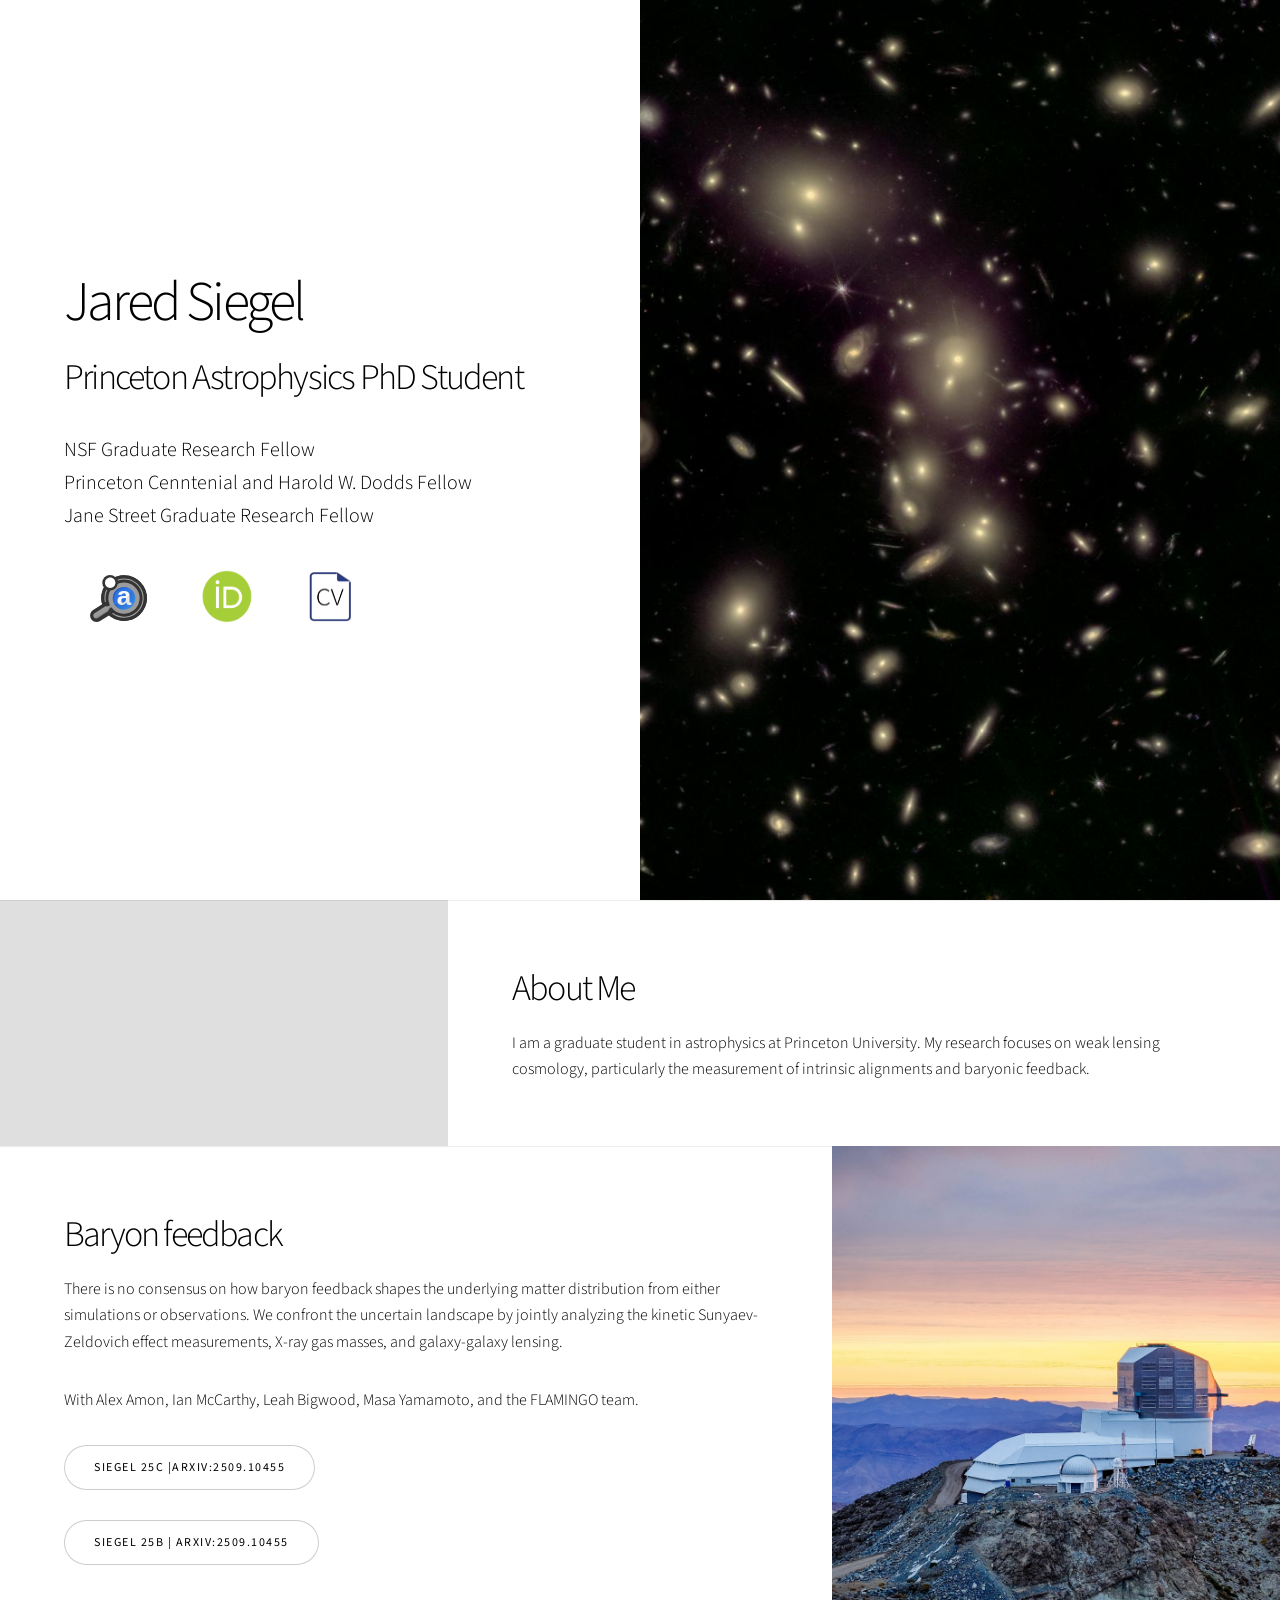
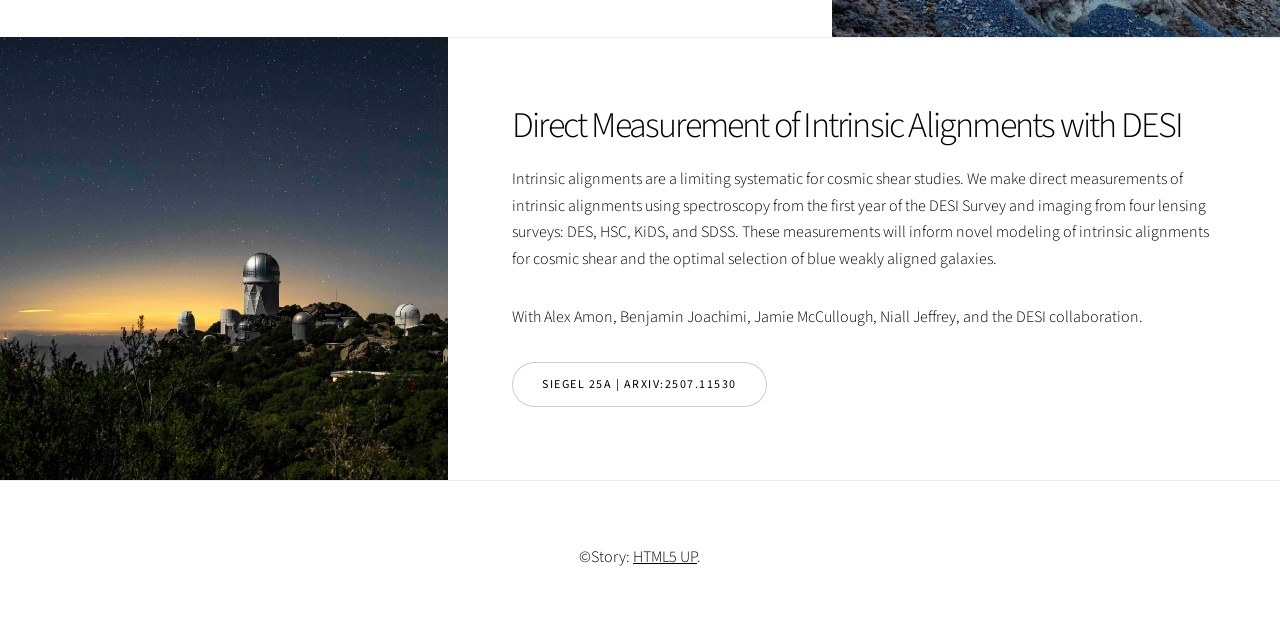
<file: index.html>
<!DOCTYPE HTML>
<!--
	Story by HTML5 UP
	html5up.net | @ajlkn
	Free for personal and commercial use under the CCA 3.0 license (html5up.net/license)
-->
<html>
	<head>
		<title>Jared Siegel</title>
		<meta charset="utf-8" />
		<meta name="viewport" content="width=device-width, initial-scale=1, user-scalable=no" />
		<link rel="stylesheet" href="assets/css/main.css" />
		<noscript><link rel="stylesheet" href="assets/css/noscript.css" /></noscript>
	</head>
	<body class="is-preload">

		<!-- Wrapper -->
			<div id="wrapper" class="divided">

				<!-- One -->
					<section class="banner style1 orient-left content-align-left image-position-right fullscreen onload-image-fade-in onload-content-fade-right">
						<div class="content">
							<h1 >Jared Siegel</h1>
							<h2 >Princeton Astrophysics PhD Student</h2>
							<p></p>
							<p class="major" >NSF Graduate Research Fellow <br>
							Princeton 
								<a href="https://gradschool.princeton.edu/financial-support/fellowships/princeton-fellowships/centennial-fellowship-natural-sciences-and" style="text-decoration:none">Cenntenial</a> 
								and 
								<a href="https://gradschool.princeton.edu/financial-support/fellowships/princeton-fellowships/honorific-fellowship-harold-w-dodds-fellowship" style="text-decoration:none">Harold W. Dodds</a> 
								Fellow
							<br>
							<a href="https://www.janestreet.com/join-jane-street/programs-and-events/grf-profiles-2026/" style="text-decoration:none">Jane Street Graduate Research Fellow</a> 
							</p>
							<a href="https://ui.adsabs.harvard.edu/search/fq=%7B!type%3Daqp%20v%3D%24fq_database%7D&fq_database=(database%3Aastronomy%20OR%20database%3Aphysics)&q=orcid%3A0000-0002-9337-0902%20%20%20first_author%3A%22siegel%22&sort=date%20desc%2C%20bibcode%20desc&p_=0" target="_blank" style="display: inline-block; padding-left: 5%; padding-right: 5%"><img src="images/ads_partial_logo_dark_background.svg" alt="HTML tutorial" style="width:57px;height:57px; padding-top: 10px;"> <p class="major"></p> </a> 
							<a href="https://orcid.org/0000-0002-9337-0902" target="_blank" style="display: inline-block; padding-left: 5%; padding-right: 5%"><img src="images/orcid.png" alt="HTML tutorial" style="width:52px;height:52px;"> <p class="major"></p> </a> 
							<a href="files/cv.pdf" target="_blank" style="display: inline-block; padding-left: 5%; padding-right: 3%"><img src="images/cv.jpg" alt="HTML tutorial" style="width:45px;height:50px;"> <p class="major"></p> </a> 
						</div>
						<div class="image">
							<img src="images/banner.jpg" alt="" />
						</div>
					</section>

				<!-- Two -->
					<section class="spotlight style1 orient-right content-align-left image-position-center onscroll-image-fade-in" id="first">
						<div class="content";>
							<h2>About Me</h2>
							<p>I am a graduate student in astrophysics at Princeton University. 
										My research focuses on weak lensing cosmology, particularly the 
										measurement of intrinsic alignments and baryonic feedback.</p>
						</div>
						<div class="image">
							<img src="images/spotlight01.jpeg" alt="" />
						</div>
					</section>

					<section class="spotlight style1 orient-left content-align-left image-position-center onscroll-image-fade-in">
						<div class="content">
							<h2>Baryon feedback</h2>
							<p>There is no consensus on how baryon feedback shapes the underlying matter distribution from either simulations or observations.
							   We confront the uncertain landscape by jointly analyzing the kinetic Sunyaev-Zeldovich effect measurements, X-ray gas masses, and galaxy-galaxy lensing.
							</p>
							<p>With Alex Amon, Ian McCarthy, Leah Bigwood, Masa Yamamoto, and the FLAMINGO team.</p>
							<ul class="actions stacked">
								<li><a href="https://ui.adsabs.harvard.edu/abs/2025arXiv251202954S/abstract" class="button">Siegel 25c |arXiv:2509.10455</a></li>
								<li><a href="https://ui.adsabs.harvard.edu/abs/2025arXiv250910455S/abstract" class="button">Siegel 25b | arXiv:2509.10455</a></li>
							</ul>
						</div>
						<div class="image">
							<img src="images/MWpanov3.jpeg" alt="" />
						</div>
					</section>


					<section class="spotlight style1 orient-right content-align-left image-position-center onscroll-image-fade-in">
						<div class="content">
							<h2>Direct Measurement of Intrinsic Alignments with DESI</h2>
							<p> Intrinsic alignments are a limiting systematic for cosmic shear studies.
								We make direct measurements of intrinsic alignments using spectroscopy from the first year of the DESI Survey and imaging from four lensing surveys: DES, HSC, KiDS, and SDSS.
								These measurements will inform novel modeling of intrinsic alignments for cosmic shear and the optimal selection of blue weakly aligned galaxies. 
							</p>
							<p>With Alex Amon, Benjamin Joachimi, Jamie McCullough, Niall Jeffrey, and the DESI collaboration.</p>
							<ul class="actions stacked">
								<li><a href="https://ui.adsabs.harvard.edu/abs/2025arXiv250711530S/abstract" class="button">Siegel 25a | arXiv:2507.11530</a></li>
							</ul>
						</div>
						<div class="image">
							<img src="images/desi.jpeg" alt="" />
						</div>
					</section>


				<!-- Footer -->
					<footer class="wrapper style1 align-center">
						<div class="inner">
							<p>&copy;Story: <a href="https://html5up.net">HTML5 UP</a>.</p>
						</div>
					</footer>

			</div>

		<!-- Scripts -->
			<script src="assets/js/jquery.min.js"></script>
			<script src="assets/js/jquery.scrollex.min.js"></script>
			<script src="assets/js/jquery.scrolly.min.js"></script>
			<script src="assets/js/browser.min.js"></script>
			<script src="assets/js/breakpoints.min.js"></script>
			<script src="assets/js/util.js"></script>
			<script src="assets/js/main.js"></script>

	</body>
</html>
</file>
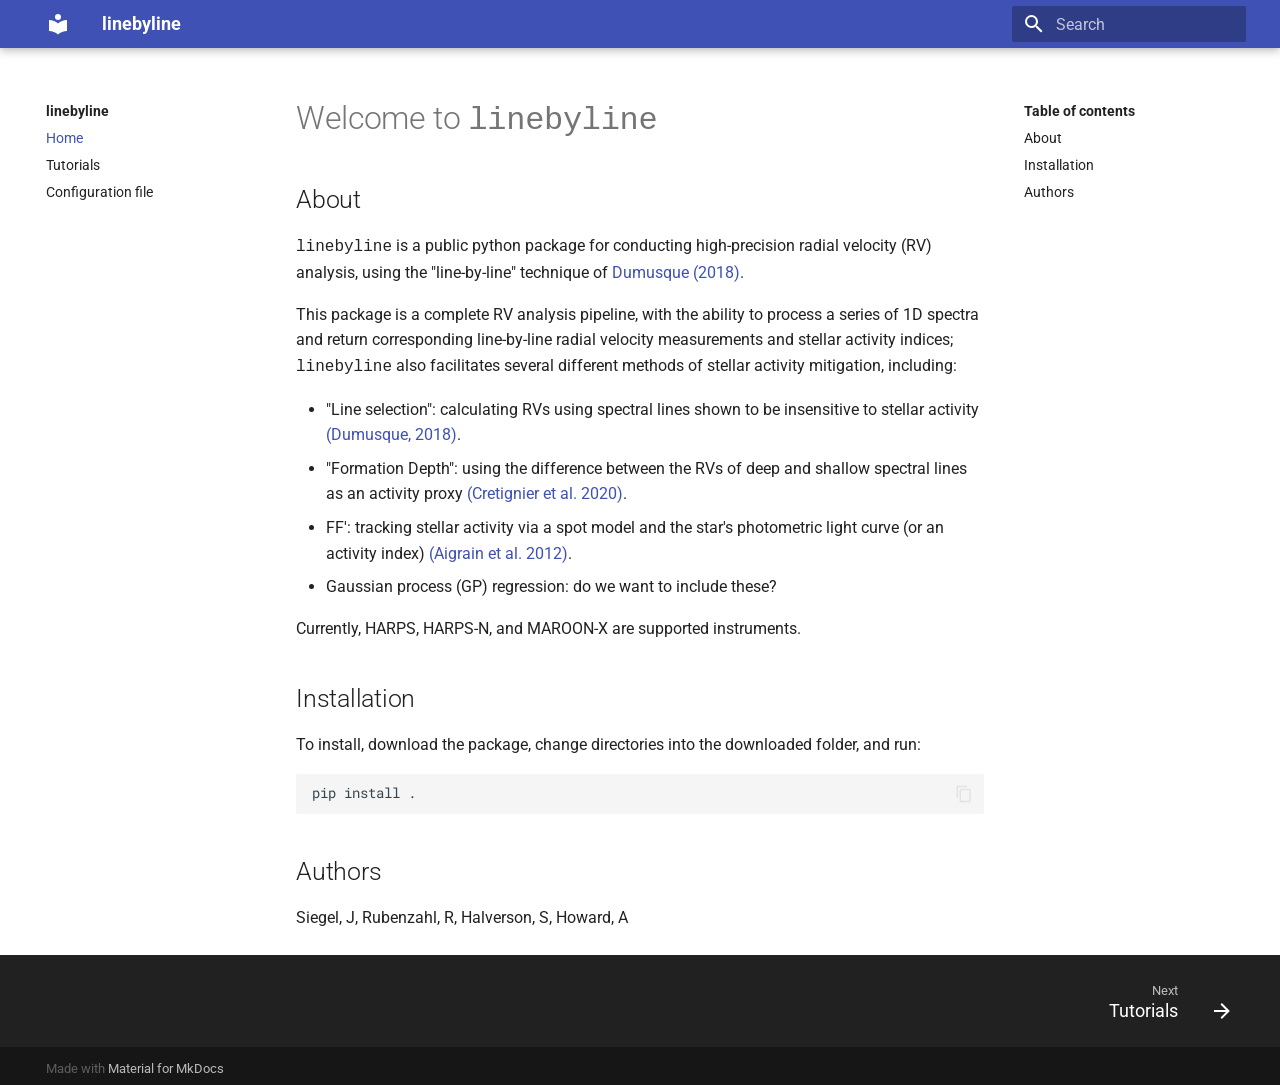
<file: site/index.html>
<!doctype html>
<html lang="en" class="no-js">
  <head>
    
      <meta charset="utf-8">
      <meta name="viewport" content="width=device-width,initial-scale=1">
      
      
      
      <link rel="icon" href="assets/images/favicon.png">
      <meta name="generator" content="mkdocs-1.2.3, mkdocs-material-8.1.3">
    
    
      
        <title>linebyline</title>
      
    
    
      <link rel="stylesheet" href="assets/stylesheets/main.edf004c2.min.css">
      
        
        <link rel="stylesheet" href="assets/stylesheets/palette.e6a45f82.min.css">
        
      
    
    
    
      
        
        <link rel="preconnect" href="https://fonts.gstatic.com" crossorigin>
        <link rel="stylesheet" href="https://fonts.googleapis.com/css?family=Roboto:300,400,400i,700%7CRoboto+Mono&display=fallback">
        <style>:root{--md-text-font:"Roboto";--md-code-font:"Roboto Mono"}</style>
      
    
    
    <script>__md_scope=new URL(".",location),__md_get=(e,_=localStorage,t=__md_scope)=>JSON.parse(_.getItem(t.pathname+"."+e)),__md_set=(e,_,t=localStorage,a=__md_scope)=>{try{t.setItem(a.pathname+"."+e,JSON.stringify(_))}catch(e){}}</script>
    
      

    
    
  </head>
  
  
    
    
    
    
    
    <body dir="ltr" data-md-color-scheme="" data-md-color-primary="none" data-md-color-accent="none">
  
    
    
    <input class="md-toggle" data-md-toggle="drawer" type="checkbox" id="__drawer" autocomplete="off">
    <input class="md-toggle" data-md-toggle="search" type="checkbox" id="__search" autocomplete="off">
    <label class="md-overlay" for="__drawer"></label>
    <div data-md-component="skip">
      
        
        <a href="#welcome-to-linebyline" class="md-skip">
          Skip to content
        </a>
      
    </div>
    <div data-md-component="announce">
      
    </div>
    
    
      

<header class="md-header" data-md-component="header">
  <nav class="md-header__inner md-grid" aria-label="Header">
    <a href="." title="linebyline" class="md-header__button md-logo" aria-label="linebyline" data-md-component="logo">
      
  
  <svg xmlns="http://www.w3.org/2000/svg" viewBox="0 0 24 24"><path d="M12 8a3 3 0 0 0 3-3 3 3 0 0 0-3-3 3 3 0 0 0-3 3 3 3 0 0 0 3 3m0 3.54C9.64 9.35 6.5 8 3 8v11c3.5 0 6.64 1.35 9 3.54 2.36-2.19 5.5-3.54 9-3.54V8c-3.5 0-6.64 1.35-9 3.54z"/></svg>

    </a>
    <label class="md-header__button md-icon" for="__drawer">
      <svg xmlns="http://www.w3.org/2000/svg" viewBox="0 0 24 24"><path d="M3 6h18v2H3V6m0 5h18v2H3v-2m0 5h18v2H3v-2z"/></svg>
    </label>
    <div class="md-header__title" data-md-component="header-title">
      <div class="md-header__ellipsis">
        <div class="md-header__topic">
          <span class="md-ellipsis">
            linebyline
          </span>
        </div>
        <div class="md-header__topic" data-md-component="header-topic">
          <span class="md-ellipsis">
            
              Home
            
          </span>
        </div>
      </div>
    </div>
    
    
    
      <label class="md-header__button md-icon" for="__search">
        <svg xmlns="http://www.w3.org/2000/svg" viewBox="0 0 24 24"><path d="M9.5 3A6.5 6.5 0 0 1 16 9.5c0 1.61-.59 3.09-1.56 4.23l.27.27h.79l5 5-1.5 1.5-5-5v-.79l-.27-.27A6.516 6.516 0 0 1 9.5 16 6.5 6.5 0 0 1 3 9.5 6.5 6.5 0 0 1 9.5 3m0 2C7 5 5 7 5 9.5S7 14 9.5 14 14 12 14 9.5 12 5 9.5 5z"/></svg>
      </label>
      <div class="md-search" data-md-component="search" role="dialog">
  <label class="md-search__overlay" for="__search"></label>
  <div class="md-search__inner" role="search">
    <form class="md-search__form" name="search">
      <input type="text" class="md-search__input" name="query" aria-label="Search" placeholder="Search" autocapitalize="off" autocorrect="off" autocomplete="off" spellcheck="false" data-md-component="search-query" required>
      <label class="md-search__icon md-icon" for="__search">
        <svg xmlns="http://www.w3.org/2000/svg" viewBox="0 0 24 24"><path d="M9.5 3A6.5 6.5 0 0 1 16 9.5c0 1.61-.59 3.09-1.56 4.23l.27.27h.79l5 5-1.5 1.5-5-5v-.79l-.27-.27A6.516 6.516 0 0 1 9.5 16 6.5 6.5 0 0 1 3 9.5 6.5 6.5 0 0 1 9.5 3m0 2C7 5 5 7 5 9.5S7 14 9.5 14 14 12 14 9.5 12 5 9.5 5z"/></svg>
        <svg xmlns="http://www.w3.org/2000/svg" viewBox="0 0 24 24"><path d="M20 11v2H8l5.5 5.5-1.42 1.42L4.16 12l7.92-7.92L13.5 5.5 8 11h12z"/></svg>
      </label>
      <nav class="md-search__options" aria-label="Search">
        
        <button type="reset" class="md-search__icon md-icon" aria-label="Clear" tabindex="-1">
          <svg xmlns="http://www.w3.org/2000/svg" viewBox="0 0 24 24"><path d="M19 6.41 17.59 5 12 10.59 6.41 5 5 6.41 10.59 12 5 17.59 6.41 19 12 13.41 17.59 19 19 17.59 13.41 12 19 6.41z"/></svg>
        </button>
      </nav>
      
    </form>
    <div class="md-search__output">
      <div class="md-search__scrollwrap" data-md-scrollfix>
        <div class="md-search-result" data-md-component="search-result">
          <div class="md-search-result__meta">
            Initializing search
          </div>
          <ol class="md-search-result__list"></ol>
        </div>
      </div>
    </div>
  </div>
</div>
    
    
  </nav>
  
</header>
    
    <div class="md-container" data-md-component="container">
      
      
        
          
        
      
      <main class="md-main" data-md-component="main">
        <div class="md-main__inner md-grid">
          
            
              
              <div class="md-sidebar md-sidebar--primary" data-md-component="sidebar" data-md-type="navigation" >
                <div class="md-sidebar__scrollwrap">
                  <div class="md-sidebar__inner">
                    


<nav class="md-nav md-nav--primary" aria-label="Navigation" data-md-level="0">
  <label class="md-nav__title" for="__drawer">
    <a href="." title="linebyline" class="md-nav__button md-logo" aria-label="linebyline" data-md-component="logo">
      
  
  <svg xmlns="http://www.w3.org/2000/svg" viewBox="0 0 24 24"><path d="M12 8a3 3 0 0 0 3-3 3 3 0 0 0-3-3 3 3 0 0 0-3 3 3 3 0 0 0 3 3m0 3.54C9.64 9.35 6.5 8 3 8v11c3.5 0 6.64 1.35 9 3.54 2.36-2.19 5.5-3.54 9-3.54V8c-3.5 0-6.64 1.35-9 3.54z"/></svg>

    </a>
    linebyline
  </label>
  
  <ul class="md-nav__list" data-md-scrollfix>
    
      
      
      

  
  
    
  
  
    <li class="md-nav__item md-nav__item--active">
      
      <input class="md-nav__toggle md-toggle" data-md-toggle="toc" type="checkbox" id="__toc">
      
      
        
      
      
        <label class="md-nav__link md-nav__link--active" for="__toc">
          Home
          <span class="md-nav__icon md-icon"></span>
        </label>
      
      <a href="." class="md-nav__link md-nav__link--active">
        Home
      </a>
      
        

<nav class="md-nav md-nav--secondary" aria-label="Table of contents">
  
  
  
    
  
  
    <label class="md-nav__title" for="__toc">
      <span class="md-nav__icon md-icon"></span>
      Table of contents
    </label>
    <ul class="md-nav__list" data-md-component="toc" data-md-scrollfix>
      
        <li class="md-nav__item">
  <a href="#about" class="md-nav__link">
    About
  </a>
  
</li>
      
        <li class="md-nav__item">
  <a href="#installation" class="md-nav__link">
    Installation
  </a>
  
</li>
      
        <li class="md-nav__item">
  <a href="#authors" class="md-nav__link">
    Authors
  </a>
  
</li>
      
    </ul>
  
</nav>
      
    </li>
  

    
      
      
      

  
  
  
    <li class="md-nav__item">
      <a href="pipeline/" class="md-nav__link">
        Tutorials
      </a>
    </li>
  

    
      
      
      

  
  
  
    <li class="md-nav__item">
      <a href="config/" class="md-nav__link">
        Configuration file
      </a>
    </li>
  

    
  </ul>
</nav>
                  </div>
                </div>
              </div>
            
            
              
              <div class="md-sidebar md-sidebar--secondary" data-md-component="sidebar" data-md-type="toc" >
                <div class="md-sidebar__scrollwrap">
                  <div class="md-sidebar__inner">
                    

<nav class="md-nav md-nav--secondary" aria-label="Table of contents">
  
  
  
    
  
  
    <label class="md-nav__title" for="__toc">
      <span class="md-nav__icon md-icon"></span>
      Table of contents
    </label>
    <ul class="md-nav__list" data-md-component="toc" data-md-scrollfix>
      
        <li class="md-nav__item">
  <a href="#about" class="md-nav__link">
    About
  </a>
  
</li>
      
        <li class="md-nav__item">
  <a href="#installation" class="md-nav__link">
    Installation
  </a>
  
</li>
      
        <li class="md-nav__item">
  <a href="#authors" class="md-nav__link">
    Authors
  </a>
  
</li>
      
    </ul>
  
</nav>
                  </div>
                </div>
              </div>
            
          
          <div class="md-content" data-md-component="content">
            <article class="md-content__inner md-typeset">
              
                

<h1 id="welcome-to-linebyline">Welcome to <tt>linebyline</tt></h1>
<h2 id="about">About</h2>
<p><tt>linebyline</tt> is a public python package for conducting high-precision radial velocity (RV) analysis, using the "line-by-line" technique of <a href="https://ui.adsabs.harvard.edu/abs/2018A%26A...620A..47D/abstract" target="_blank">Dumusque (2018)</a>. </p>
<p>This package is a complete RV analysis pipeline, with the ability to process a series of 1D spectra and return corresponding line-by-line radial velocity measurements and stellar activity indices; <tt>linebyline</tt> also facilitates several different methods of stellar activity mitigation, including:</p>
<ul>
<li>"Line selection": calculating RVs using spectral lines shown to be insensitive to stellar activity <a href="https://ui.adsabs.harvard.edu/abs/2018A%26A...620A..47D/abstract" target="_blank">(Dumusque, 2018)</a>.</li>
<li>"Formation Depth": using the difference between the RVs of deep and shallow spectral lines as an activity proxy <a href="https://ui.adsabs.harvard.edu/abs/2020A%26A...633A..76C/abstract" target="_blank">(Cretignier et al. 2020)</a>.</li>
<li>FF': tracking stellar activity via a spot model and the star's photometric light curve (or an activity index) <a href="https://ui.adsabs.harvard.edu/abs/2012MNRAS.419.3147A/abstract" target="_blank">(Aigrain et al. 2012)</a>.</li>
<li>Gaussian process (GP) regression: do we want to include these?</li>
</ul>
<p>Currently, HARPS, HARPS-N, and MAROON-X are supported instruments.</p>
<h2 id="installation">Installation</h2>
<p>To install, download the package, change directories into the downloaded folder, and run:</p>
<pre><code>pip install .
</code></pre>
<h2 id="authors">Authors</h2>
<p>Siegel, J, Rubenzahl, R, Halverson, S, Howard, A</p>

              
            </article>
          </div>
        </div>
        
      </main>
      
        <footer class="md-footer">
  
    <nav class="md-footer__inner md-grid" aria-label="Footer">
      
      
        
        <a href="pipeline/" class="md-footer__link md-footer__link--next" aria-label="Next: Tutorials" rel="next">
          <div class="md-footer__title">
            <div class="md-ellipsis">
              <span class="md-footer__direction">
                Next
              </span>
              Tutorials
            </div>
          </div>
          <div class="md-footer__button md-icon">
            <svg xmlns="http://www.w3.org/2000/svg" viewBox="0 0 24 24"><path d="M4 11v2h12l-5.5 5.5 1.42 1.42L19.84 12l-7.92-7.92L10.5 5.5 16 11H4z"/></svg>
          </div>
        </a>
      
    </nav>
  
  <div class="md-footer-meta md-typeset">
    <div class="md-footer-meta__inner md-grid">
      <div class="md-copyright">
  
  
    Made with
    <a href="https://squidfunk.github.io/mkdocs-material/" target="_blank" rel="noopener">
      Material for MkDocs
    </a>
  
</div>
      
    </div>
  </div>
</footer>
      
    </div>
    <div class="md-dialog" data-md-component="dialog">
      <div class="md-dialog__inner md-typeset"></div>
    </div>
    <script id="__config" type="application/json">{"base": ".", "features": [], "translations": {"clipboard.copy": "Copy to clipboard", "clipboard.copied": "Copied to clipboard", "search.config.lang": "en", "search.config.pipeline": "trimmer, stopWordFilter", "search.config.separator": "[\\s\\-]+", "search.placeholder": "Search", "search.result.placeholder": "Type to start searching", "search.result.none": "No matching documents", "search.result.one": "1 matching document", "search.result.other": "# matching documents", "search.result.more.one": "1 more on this page", "search.result.more.other": "# more on this page", "search.result.term.missing": "Missing", "select.version.title": "Select version"}, "search": "assets/javascripts/workers/search.0bbba5b5.min.js"}</script>
    
    
      <script src="assets/javascripts/bundle.e1a181d9.min.js"></script>
      
    
  </body>
</html>
</file>
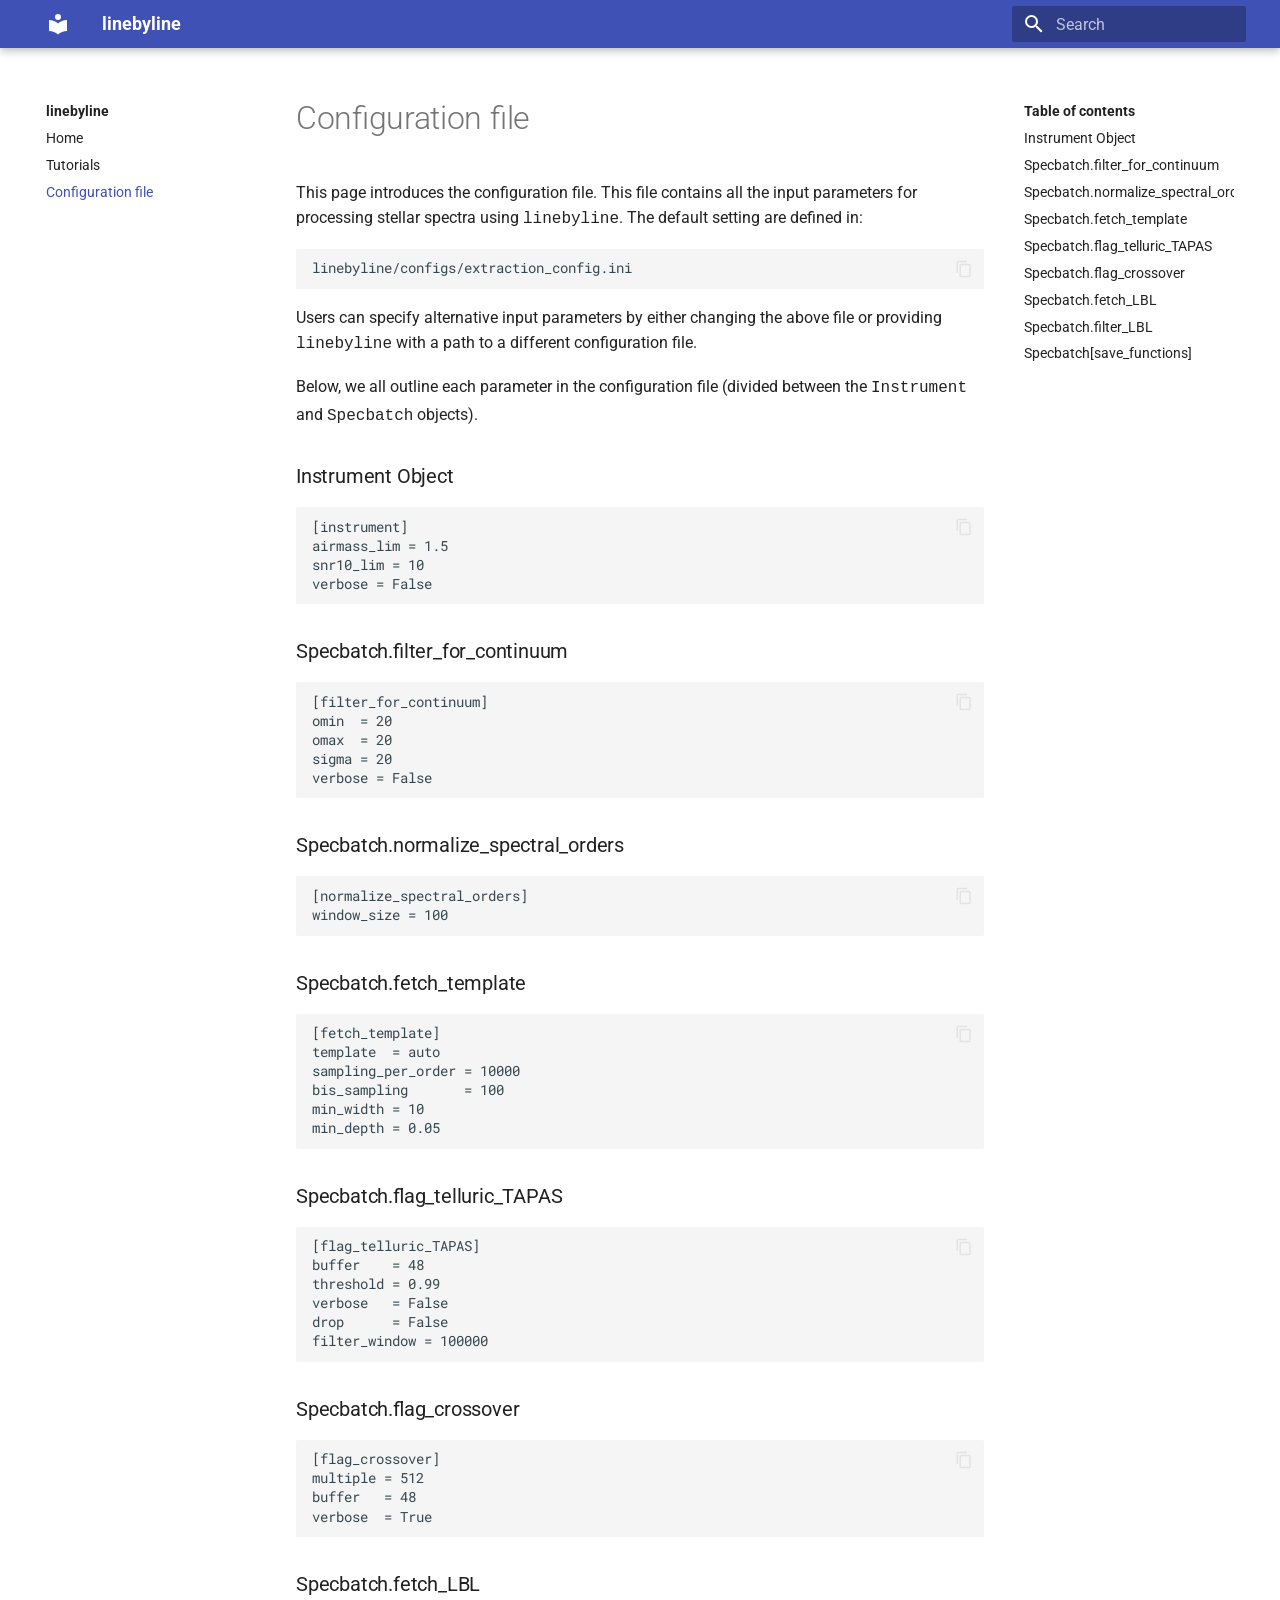
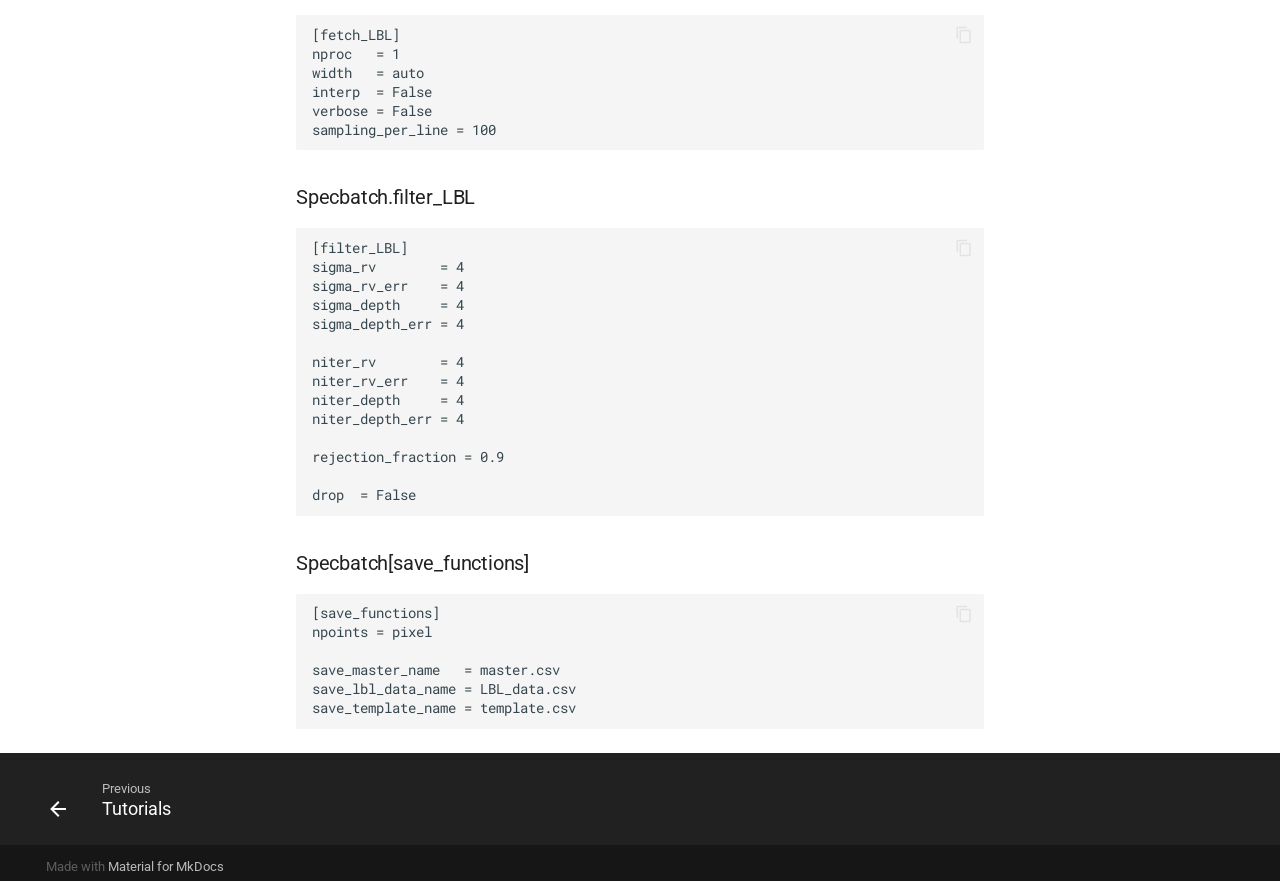
<file: site/config/index.html>
<!doctype html>
<html lang="en" class="no-js">
  <head>
    
      <meta charset="utf-8">
      <meta name="viewport" content="width=device-width,initial-scale=1">
      
      
      
      <link rel="icon" href="../assets/images/favicon.png">
      <meta name="generator" content="mkdocs-1.2.3, mkdocs-material-8.1.3">
    
    
      
        <title>Configuration file - linebyline</title>
      
    
    
      <link rel="stylesheet" href="../assets/stylesheets/main.edf004c2.min.css">
      
        
        <link rel="stylesheet" href="../assets/stylesheets/palette.e6a45f82.min.css">
        
      
    
    
    
      
        
        <link rel="preconnect" href="https://fonts.gstatic.com" crossorigin>
        <link rel="stylesheet" href="https://fonts.googleapis.com/css?family=Roboto:300,400,400i,700%7CRoboto+Mono&display=fallback">
        <style>:root{--md-text-font:"Roboto";--md-code-font:"Roboto Mono"}</style>
      
    
    
    <script>__md_scope=new URL("..",location),__md_get=(e,_=localStorage,t=__md_scope)=>JSON.parse(_.getItem(t.pathname+"."+e)),__md_set=(e,_,t=localStorage,a=__md_scope)=>{try{t.setItem(a.pathname+"."+e,JSON.stringify(_))}catch(e){}}</script>
    
      

    
    
  </head>
  
  
    
    
    
    
    
    <body dir="ltr" data-md-color-scheme="" data-md-color-primary="none" data-md-color-accent="none">
  
    
    
    <input class="md-toggle" data-md-toggle="drawer" type="checkbox" id="__drawer" autocomplete="off">
    <input class="md-toggle" data-md-toggle="search" type="checkbox" id="__search" autocomplete="off">
    <label class="md-overlay" for="__drawer"></label>
    <div data-md-component="skip">
      
        
        <a href="#configuration-file" class="md-skip">
          Skip to content
        </a>
      
    </div>
    <div data-md-component="announce">
      
    </div>
    
    
      

<header class="md-header" data-md-component="header">
  <nav class="md-header__inner md-grid" aria-label="Header">
    <a href=".." title="linebyline" class="md-header__button md-logo" aria-label="linebyline" data-md-component="logo">
      
  
  <svg xmlns="http://www.w3.org/2000/svg" viewBox="0 0 24 24"><path d="M12 8a3 3 0 0 0 3-3 3 3 0 0 0-3-3 3 3 0 0 0-3 3 3 3 0 0 0 3 3m0 3.54C9.64 9.35 6.5 8 3 8v11c3.5 0 6.64 1.35 9 3.54 2.36-2.19 5.5-3.54 9-3.54V8c-3.5 0-6.64 1.35-9 3.54z"/></svg>

    </a>
    <label class="md-header__button md-icon" for="__drawer">
      <svg xmlns="http://www.w3.org/2000/svg" viewBox="0 0 24 24"><path d="M3 6h18v2H3V6m0 5h18v2H3v-2m0 5h18v2H3v-2z"/></svg>
    </label>
    <div class="md-header__title" data-md-component="header-title">
      <div class="md-header__ellipsis">
        <div class="md-header__topic">
          <span class="md-ellipsis">
            linebyline
          </span>
        </div>
        <div class="md-header__topic" data-md-component="header-topic">
          <span class="md-ellipsis">
            
              Configuration file
            
          </span>
        </div>
      </div>
    </div>
    
    
    
      <label class="md-header__button md-icon" for="__search">
        <svg xmlns="http://www.w3.org/2000/svg" viewBox="0 0 24 24"><path d="M9.5 3A6.5 6.5 0 0 1 16 9.5c0 1.61-.59 3.09-1.56 4.23l.27.27h.79l5 5-1.5 1.5-5-5v-.79l-.27-.27A6.516 6.516 0 0 1 9.5 16 6.5 6.5 0 0 1 3 9.5 6.5 6.5 0 0 1 9.5 3m0 2C7 5 5 7 5 9.5S7 14 9.5 14 14 12 14 9.5 12 5 9.5 5z"/></svg>
      </label>
      <div class="md-search" data-md-component="search" role="dialog">
  <label class="md-search__overlay" for="__search"></label>
  <div class="md-search__inner" role="search">
    <form class="md-search__form" name="search">
      <input type="text" class="md-search__input" name="query" aria-label="Search" placeholder="Search" autocapitalize="off" autocorrect="off" autocomplete="off" spellcheck="false" data-md-component="search-query" required>
      <label class="md-search__icon md-icon" for="__search">
        <svg xmlns="http://www.w3.org/2000/svg" viewBox="0 0 24 24"><path d="M9.5 3A6.5 6.5 0 0 1 16 9.5c0 1.61-.59 3.09-1.56 4.23l.27.27h.79l5 5-1.5 1.5-5-5v-.79l-.27-.27A6.516 6.516 0 0 1 9.5 16 6.5 6.5 0 0 1 3 9.5 6.5 6.5 0 0 1 9.5 3m0 2C7 5 5 7 5 9.5S7 14 9.5 14 14 12 14 9.5 12 5 9.5 5z"/></svg>
        <svg xmlns="http://www.w3.org/2000/svg" viewBox="0 0 24 24"><path d="M20 11v2H8l5.5 5.5-1.42 1.42L4.16 12l7.92-7.92L13.5 5.5 8 11h12z"/></svg>
      </label>
      <nav class="md-search__options" aria-label="Search">
        
        <button type="reset" class="md-search__icon md-icon" aria-label="Clear" tabindex="-1">
          <svg xmlns="http://www.w3.org/2000/svg" viewBox="0 0 24 24"><path d="M19 6.41 17.59 5 12 10.59 6.41 5 5 6.41 10.59 12 5 17.59 6.41 19 12 13.41 17.59 19 19 17.59 13.41 12 19 6.41z"/></svg>
        </button>
      </nav>
      
    </form>
    <div class="md-search__output">
      <div class="md-search__scrollwrap" data-md-scrollfix>
        <div class="md-search-result" data-md-component="search-result">
          <div class="md-search-result__meta">
            Initializing search
          </div>
          <ol class="md-search-result__list"></ol>
        </div>
      </div>
    </div>
  </div>
</div>
    
    
  </nav>
  
</header>
    
    <div class="md-container" data-md-component="container">
      
      
        
          
        
      
      <main class="md-main" data-md-component="main">
        <div class="md-main__inner md-grid">
          
            
              
              <div class="md-sidebar md-sidebar--primary" data-md-component="sidebar" data-md-type="navigation" >
                <div class="md-sidebar__scrollwrap">
                  <div class="md-sidebar__inner">
                    


<nav class="md-nav md-nav--primary" aria-label="Navigation" data-md-level="0">
  <label class="md-nav__title" for="__drawer">
    <a href=".." title="linebyline" class="md-nav__button md-logo" aria-label="linebyline" data-md-component="logo">
      
  
  <svg xmlns="http://www.w3.org/2000/svg" viewBox="0 0 24 24"><path d="M12 8a3 3 0 0 0 3-3 3 3 0 0 0-3-3 3 3 0 0 0-3 3 3 3 0 0 0 3 3m0 3.54C9.64 9.35 6.5 8 3 8v11c3.5 0 6.64 1.35 9 3.54 2.36-2.19 5.5-3.54 9-3.54V8c-3.5 0-6.64 1.35-9 3.54z"/></svg>

    </a>
    linebyline
  </label>
  
  <ul class="md-nav__list" data-md-scrollfix>
    
      
      
      

  
  
  
    <li class="md-nav__item">
      <a href=".." class="md-nav__link">
        Home
      </a>
    </li>
  

    
      
      
      

  
  
  
    <li class="md-nav__item">
      <a href="../pipeline/" class="md-nav__link">
        Tutorials
      </a>
    </li>
  

    
      
      
      

  
  
    
  
  
    <li class="md-nav__item md-nav__item--active">
      
      <input class="md-nav__toggle md-toggle" data-md-toggle="toc" type="checkbox" id="__toc">
      
      
        
      
      
        <label class="md-nav__link md-nav__link--active" for="__toc">
          Configuration file
          <span class="md-nav__icon md-icon"></span>
        </label>
      
      <a href="./" class="md-nav__link md-nav__link--active">
        Configuration file
      </a>
      
        

<nav class="md-nav md-nav--secondary" aria-label="Table of contents">
  
  
  
    
  
  
    <label class="md-nav__title" for="__toc">
      <span class="md-nav__icon md-icon"></span>
      Table of contents
    </label>
    <ul class="md-nav__list" data-md-component="toc" data-md-scrollfix>
      
        <li class="md-nav__item">
  <a href="#instrument-object" class="md-nav__link">
    Instrument Object
  </a>
  
</li>
      
        <li class="md-nav__item">
  <a href="#specbatchfilter_for_continuum" class="md-nav__link">
    Specbatch.filter_for_continuum
  </a>
  
</li>
      
        <li class="md-nav__item">
  <a href="#specbatchnormalize_spectral_orders" class="md-nav__link">
    Specbatch.normalize_spectral_orders
  </a>
  
</li>
      
        <li class="md-nav__item">
  <a href="#specbatchfetch_template" class="md-nav__link">
    Specbatch.fetch_template
  </a>
  
</li>
      
        <li class="md-nav__item">
  <a href="#specbatchflag_telluric_tapas" class="md-nav__link">
    Specbatch.flag_telluric_TAPAS
  </a>
  
</li>
      
        <li class="md-nav__item">
  <a href="#specbatchflag_crossover" class="md-nav__link">
    Specbatch.flag_crossover
  </a>
  
</li>
      
        <li class="md-nav__item">
  <a href="#specbatchfetch_lbl" class="md-nav__link">
    Specbatch.fetch_LBL
  </a>
  
</li>
      
        <li class="md-nav__item">
  <a href="#specbatchfilter_lbl" class="md-nav__link">
    Specbatch.filter_LBL
  </a>
  
</li>
      
        <li class="md-nav__item">
  <a href="#specbatchsave_functions" class="md-nav__link">
    Specbatch[save_functions]
  </a>
  
</li>
      
    </ul>
  
</nav>
      
    </li>
  

    
  </ul>
</nav>
                  </div>
                </div>
              </div>
            
            
              
              <div class="md-sidebar md-sidebar--secondary" data-md-component="sidebar" data-md-type="toc" >
                <div class="md-sidebar__scrollwrap">
                  <div class="md-sidebar__inner">
                    

<nav class="md-nav md-nav--secondary" aria-label="Table of contents">
  
  
  
    
  
  
    <label class="md-nav__title" for="__toc">
      <span class="md-nav__icon md-icon"></span>
      Table of contents
    </label>
    <ul class="md-nav__list" data-md-component="toc" data-md-scrollfix>
      
        <li class="md-nav__item">
  <a href="#instrument-object" class="md-nav__link">
    Instrument Object
  </a>
  
</li>
      
        <li class="md-nav__item">
  <a href="#specbatchfilter_for_continuum" class="md-nav__link">
    Specbatch.filter_for_continuum
  </a>
  
</li>
      
        <li class="md-nav__item">
  <a href="#specbatchnormalize_spectral_orders" class="md-nav__link">
    Specbatch.normalize_spectral_orders
  </a>
  
</li>
      
        <li class="md-nav__item">
  <a href="#specbatchfetch_template" class="md-nav__link">
    Specbatch.fetch_template
  </a>
  
</li>
      
        <li class="md-nav__item">
  <a href="#specbatchflag_telluric_tapas" class="md-nav__link">
    Specbatch.flag_telluric_TAPAS
  </a>
  
</li>
      
        <li class="md-nav__item">
  <a href="#specbatchflag_crossover" class="md-nav__link">
    Specbatch.flag_crossover
  </a>
  
</li>
      
        <li class="md-nav__item">
  <a href="#specbatchfetch_lbl" class="md-nav__link">
    Specbatch.fetch_LBL
  </a>
  
</li>
      
        <li class="md-nav__item">
  <a href="#specbatchfilter_lbl" class="md-nav__link">
    Specbatch.filter_LBL
  </a>
  
</li>
      
        <li class="md-nav__item">
  <a href="#specbatchsave_functions" class="md-nav__link">
    Specbatch[save_functions]
  </a>
  
</li>
      
    </ul>
  
</nav>
                  </div>
                </div>
              </div>
            
          
          <div class="md-content" data-md-component="content">
            <article class="md-content__inner md-typeset">
              
                

<h1 id="configuration-file">Configuration file</h1>
<p>This page introduces the configuration file. This file contains all the input parameters for processing stellar spectra using <tt>linebyline</tt>. The default setting are defined in:</p>
<pre><code>linebyline/configs/extraction_config.ini
</code></pre>
<p>Users can specify alternative input parameters by either changing the above file or providing <tt>linebyline</tt> with a path to a different configuration file.</p>
<p>Below, we all outline each parameter in the configuration file (divided between the <tt>Instrument</tt> and <tt>Specbatch</tt> objects). </p>
<h3 id="instrument-object">Instrument Object</h3>
<pre><code>[instrument]
airmass_lim = 1.5
snr10_lim = 10
verbose = False
</code></pre>
<h3 id="specbatchfilter_for_continuum">Specbatch.filter_for_continuum</h3>
<pre><code>[filter_for_continuum]
omin  = 20
omax  = 20
sigma = 20
verbose = False
</code></pre>
<h3 id="specbatchnormalize_spectral_orders">Specbatch.normalize_spectral_orders</h3>
<pre><code>[normalize_spectral_orders]
window_size = 100
</code></pre>
<h3 id="specbatchfetch_template">Specbatch.fetch_template</h3>
<pre><code>[fetch_template]
template  = auto
sampling_per_order = 10000
bis_sampling       = 100
min_width = 10
min_depth = 0.05
</code></pre>
<h3 id="specbatchflag_telluric_tapas">Specbatch.flag_telluric_TAPAS</h3>
<pre><code>[flag_telluric_TAPAS]
buffer    = 48
threshold = 0.99
verbose   = False
drop      = False
filter_window = 100000
</code></pre>
<h3 id="specbatchflag_crossover">Specbatch.flag_crossover</h3>
<pre><code>[flag_crossover]
multiple = 512
buffer   = 48
verbose  = True
</code></pre>
<h3 id="specbatchfetch_lbl">Specbatch.fetch_LBL</h3>
<pre><code>[fetch_LBL]
nproc   = 1
width   = auto
interp  = False
verbose = False
sampling_per_line = 100
</code></pre>
<h3 id="specbatchfilter_lbl">Specbatch.filter_LBL</h3>
<pre><code>[filter_LBL]
sigma_rv        = 4
sigma_rv_err    = 4
sigma_depth     = 4
sigma_depth_err = 4

niter_rv        = 4
niter_rv_err    = 4
niter_depth     = 4
niter_depth_err = 4

rejection_fraction = 0.9

drop  = False
</code></pre>
<h3 id="specbatchsave_functions">Specbatch[save_functions]</h3>
<pre><code>[save_functions]
npoints = pixel

save_master_name   = master.csv
save_lbl_data_name = LBL_data.csv
save_template_name = template.csv
</code></pre>

              
            </article>
          </div>
        </div>
        
      </main>
      
        <footer class="md-footer">
  
    <nav class="md-footer__inner md-grid" aria-label="Footer">
      
        
        <a href="../pipeline/" class="md-footer__link md-footer__link--prev" aria-label="Previous: Tutorials" rel="prev">
          <div class="md-footer__button md-icon">
            <svg xmlns="http://www.w3.org/2000/svg" viewBox="0 0 24 24"><path d="M20 11v2H8l5.5 5.5-1.42 1.42L4.16 12l7.92-7.92L13.5 5.5 8 11h12z"/></svg>
          </div>
          <div class="md-footer__title">
            <div class="md-ellipsis">
              <span class="md-footer__direction">
                Previous
              </span>
              Tutorials
            </div>
          </div>
        </a>
      
      
    </nav>
  
  <div class="md-footer-meta md-typeset">
    <div class="md-footer-meta__inner md-grid">
      <div class="md-copyright">
  
  
    Made with
    <a href="https://squidfunk.github.io/mkdocs-material/" target="_blank" rel="noopener">
      Material for MkDocs
    </a>
  
</div>
      
    </div>
  </div>
</footer>
      
    </div>
    <div class="md-dialog" data-md-component="dialog">
      <div class="md-dialog__inner md-typeset"></div>
    </div>
    <script id="__config" type="application/json">{"base": "..", "features": [], "translations": {"clipboard.copy": "Copy to clipboard", "clipboard.copied": "Copied to clipboard", "search.config.lang": "en", "search.config.pipeline": "trimmer, stopWordFilter", "search.config.separator": "[\\s\\-]+", "search.placeholder": "Search", "search.result.placeholder": "Type to start searching", "search.result.none": "No matching documents", "search.result.one": "1 matching document", "search.result.other": "# matching documents", "search.result.more.one": "1 more on this page", "search.result.more.other": "# more on this page", "search.result.term.missing": "Missing", "select.version.title": "Select version"}, "search": "../assets/javascripts/workers/search.0bbba5b5.min.js"}</script>
    
    
      <script src="../assets/javascripts/bundle.e1a181d9.min.js"></script>
      
    
  </body>
</html>
</file>
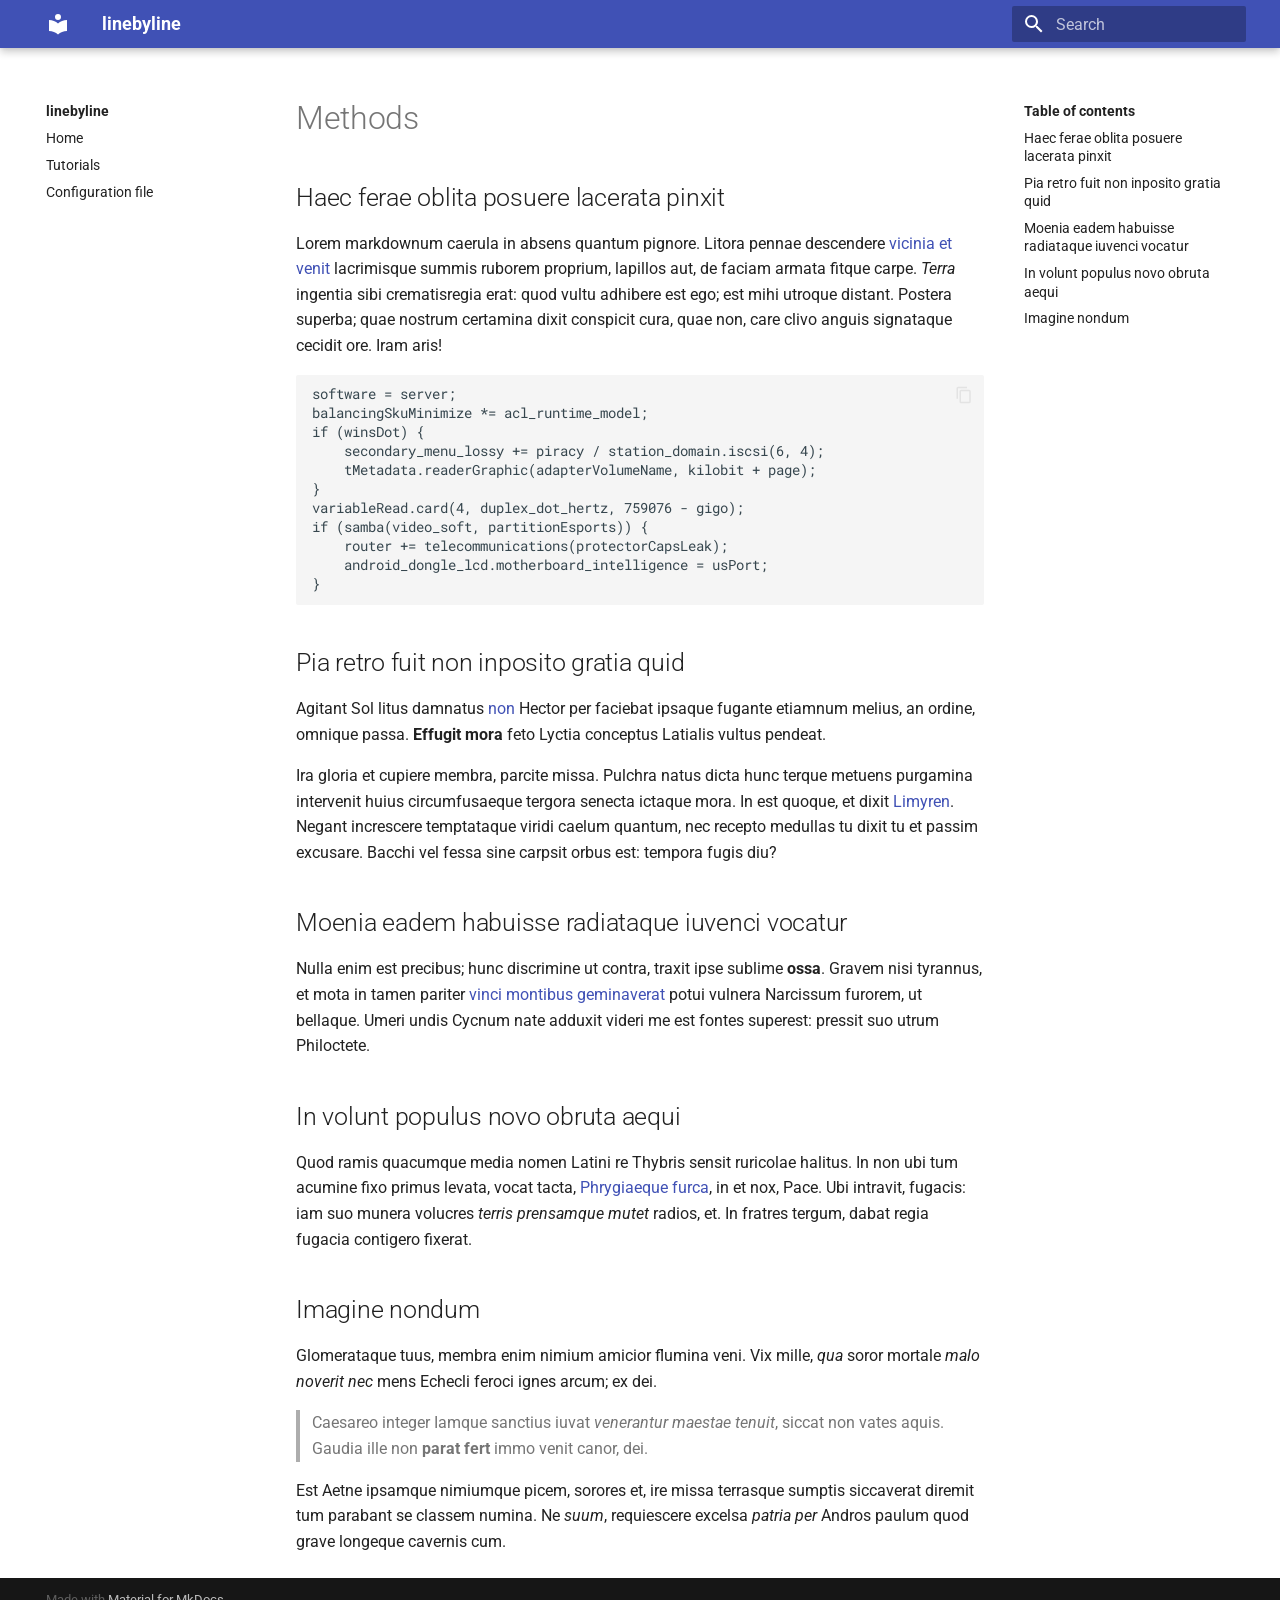
<file: site/methods/index.html>
<!doctype html>
<html lang="en" class="no-js">
  <head>
    
      <meta charset="utf-8">
      <meta name="viewport" content="width=device-width,initial-scale=1">
      
      
      
      <link rel="icon" href="../assets/images/favicon.png">
      <meta name="generator" content="mkdocs-1.2.3, mkdocs-material-8.1.3">
    
    
      
        <title>Methods - linebyline</title>
      
    
    
      <link rel="stylesheet" href="../assets/stylesheets/main.edf004c2.min.css">
      
        
        <link rel="stylesheet" href="../assets/stylesheets/palette.e6a45f82.min.css">
        
      
    
    
    
      
        
        <link rel="preconnect" href="https://fonts.gstatic.com" crossorigin>
        <link rel="stylesheet" href="https://fonts.googleapis.com/css?family=Roboto:300,400,400i,700%7CRoboto+Mono&display=fallback">
        <style>:root{--md-text-font:"Roboto";--md-code-font:"Roboto Mono"}</style>
      
    
    
    <script>__md_scope=new URL("..",location),__md_get=(e,_=localStorage,t=__md_scope)=>JSON.parse(_.getItem(t.pathname+"."+e)),__md_set=(e,_,t=localStorage,a=__md_scope)=>{try{t.setItem(a.pathname+"."+e,JSON.stringify(_))}catch(e){}}</script>
    
      

    
    
  </head>
  
  
    
    
    
    
    
    <body dir="ltr" data-md-color-scheme="" data-md-color-primary="none" data-md-color-accent="none">
  
    
    
    <input class="md-toggle" data-md-toggle="drawer" type="checkbox" id="__drawer" autocomplete="off">
    <input class="md-toggle" data-md-toggle="search" type="checkbox" id="__search" autocomplete="off">
    <label class="md-overlay" for="__drawer"></label>
    <div data-md-component="skip">
      
        
        <a href="#methods" class="md-skip">
          Skip to content
        </a>
      
    </div>
    <div data-md-component="announce">
      
    </div>
    
    
      

<header class="md-header" data-md-component="header">
  <nav class="md-header__inner md-grid" aria-label="Header">
    <a href=".." title="linebyline" class="md-header__button md-logo" aria-label="linebyline" data-md-component="logo">
      
  
  <svg xmlns="http://www.w3.org/2000/svg" viewBox="0 0 24 24"><path d="M12 8a3 3 0 0 0 3-3 3 3 0 0 0-3-3 3 3 0 0 0-3 3 3 3 0 0 0 3 3m0 3.54C9.64 9.35 6.5 8 3 8v11c3.5 0 6.64 1.35 9 3.54 2.36-2.19 5.5-3.54 9-3.54V8c-3.5 0-6.64 1.35-9 3.54z"/></svg>

    </a>
    <label class="md-header__button md-icon" for="__drawer">
      <svg xmlns="http://www.w3.org/2000/svg" viewBox="0 0 24 24"><path d="M3 6h18v2H3V6m0 5h18v2H3v-2m0 5h18v2H3v-2z"/></svg>
    </label>
    <div class="md-header__title" data-md-component="header-title">
      <div class="md-header__ellipsis">
        <div class="md-header__topic">
          <span class="md-ellipsis">
            linebyline
          </span>
        </div>
        <div class="md-header__topic" data-md-component="header-topic">
          <span class="md-ellipsis">
            
              Methods
            
          </span>
        </div>
      </div>
    </div>
    
    
    
      <label class="md-header__button md-icon" for="__search">
        <svg xmlns="http://www.w3.org/2000/svg" viewBox="0 0 24 24"><path d="M9.5 3A6.5 6.5 0 0 1 16 9.5c0 1.61-.59 3.09-1.56 4.23l.27.27h.79l5 5-1.5 1.5-5-5v-.79l-.27-.27A6.516 6.516 0 0 1 9.5 16 6.5 6.5 0 0 1 3 9.5 6.5 6.5 0 0 1 9.5 3m0 2C7 5 5 7 5 9.5S7 14 9.5 14 14 12 14 9.5 12 5 9.5 5z"/></svg>
      </label>
      <div class="md-search" data-md-component="search" role="dialog">
  <label class="md-search__overlay" for="__search"></label>
  <div class="md-search__inner" role="search">
    <form class="md-search__form" name="search">
      <input type="text" class="md-search__input" name="query" aria-label="Search" placeholder="Search" autocapitalize="off" autocorrect="off" autocomplete="off" spellcheck="false" data-md-component="search-query" required>
      <label class="md-search__icon md-icon" for="__search">
        <svg xmlns="http://www.w3.org/2000/svg" viewBox="0 0 24 24"><path d="M9.5 3A6.5 6.5 0 0 1 16 9.5c0 1.61-.59 3.09-1.56 4.23l.27.27h.79l5 5-1.5 1.5-5-5v-.79l-.27-.27A6.516 6.516 0 0 1 9.5 16 6.5 6.5 0 0 1 3 9.5 6.5 6.5 0 0 1 9.5 3m0 2C7 5 5 7 5 9.5S7 14 9.5 14 14 12 14 9.5 12 5 9.5 5z"/></svg>
        <svg xmlns="http://www.w3.org/2000/svg" viewBox="0 0 24 24"><path d="M20 11v2H8l5.5 5.5-1.42 1.42L4.16 12l7.92-7.92L13.5 5.5 8 11h12z"/></svg>
      </label>
      <nav class="md-search__options" aria-label="Search">
        
        <button type="reset" class="md-search__icon md-icon" aria-label="Clear" tabindex="-1">
          <svg xmlns="http://www.w3.org/2000/svg" viewBox="0 0 24 24"><path d="M19 6.41 17.59 5 12 10.59 6.41 5 5 6.41 10.59 12 5 17.59 6.41 19 12 13.41 17.59 19 19 17.59 13.41 12 19 6.41z"/></svg>
        </button>
      </nav>
      
    </form>
    <div class="md-search__output">
      <div class="md-search__scrollwrap" data-md-scrollfix>
        <div class="md-search-result" data-md-component="search-result">
          <div class="md-search-result__meta">
            Initializing search
          </div>
          <ol class="md-search-result__list"></ol>
        </div>
      </div>
    </div>
  </div>
</div>
    
    
  </nav>
  
</header>
    
    <div class="md-container" data-md-component="container">
      
      
        
          
        
      
      <main class="md-main" data-md-component="main">
        <div class="md-main__inner md-grid">
          
            
              
              <div class="md-sidebar md-sidebar--primary" data-md-component="sidebar" data-md-type="navigation" >
                <div class="md-sidebar__scrollwrap">
                  <div class="md-sidebar__inner">
                    


<nav class="md-nav md-nav--primary" aria-label="Navigation" data-md-level="0">
  <label class="md-nav__title" for="__drawer">
    <a href=".." title="linebyline" class="md-nav__button md-logo" aria-label="linebyline" data-md-component="logo">
      
  
  <svg xmlns="http://www.w3.org/2000/svg" viewBox="0 0 24 24"><path d="M12 8a3 3 0 0 0 3-3 3 3 0 0 0-3-3 3 3 0 0 0-3 3 3 3 0 0 0 3 3m0 3.54C9.64 9.35 6.5 8 3 8v11c3.5 0 6.64 1.35 9 3.54 2.36-2.19 5.5-3.54 9-3.54V8c-3.5 0-6.64 1.35-9 3.54z"/></svg>

    </a>
    linebyline
  </label>
  
  <ul class="md-nav__list" data-md-scrollfix>
    
      
      
      

  
  
  
    <li class="md-nav__item">
      <a href=".." class="md-nav__link">
        Home
      </a>
    </li>
  

    
      
      
      

  
  
  
    <li class="md-nav__item">
      <a href="../pipeline/" class="md-nav__link">
        Tutorials
      </a>
    </li>
  

    
      
      
      

  
  
  
    <li class="md-nav__item">
      <a href="../config/" class="md-nav__link">
        Configuration file
      </a>
    </li>
  

    
  </ul>
</nav>
                  </div>
                </div>
              </div>
            
            
              
              <div class="md-sidebar md-sidebar--secondary" data-md-component="sidebar" data-md-type="toc" >
                <div class="md-sidebar__scrollwrap">
                  <div class="md-sidebar__inner">
                    

<nav class="md-nav md-nav--secondary" aria-label="Table of contents">
  
  
  
    
  
  
    <label class="md-nav__title" for="__toc">
      <span class="md-nav__icon md-icon"></span>
      Table of contents
    </label>
    <ul class="md-nav__list" data-md-component="toc" data-md-scrollfix>
      
        <li class="md-nav__item">
  <a href="#haec-ferae-oblita-posuere-lacerata-pinxit" class="md-nav__link">
    Haec ferae oblita posuere lacerata pinxit
  </a>
  
</li>
      
        <li class="md-nav__item">
  <a href="#pia-retro-fuit-non-inposito-gratia-quid" class="md-nav__link">
    Pia retro fuit non inposito gratia quid
  </a>
  
</li>
      
        <li class="md-nav__item">
  <a href="#moenia-eadem-habuisse-radiataque-iuvenci-vocatur" class="md-nav__link">
    Moenia eadem habuisse radiataque iuvenci vocatur
  </a>
  
</li>
      
        <li class="md-nav__item">
  <a href="#in-volunt-populus-novo-obruta-aequi" class="md-nav__link">
    In volunt populus novo obruta aequi
  </a>
  
</li>
      
        <li class="md-nav__item">
  <a href="#imagine-nondum" class="md-nav__link">
    Imagine nondum
  </a>
  
</li>
      
    </ul>
  
</nav>
                  </div>
                </div>
              </div>
            
          
          <div class="md-content" data-md-component="content">
            <article class="md-content__inner md-typeset">
              
                

<h1 id="methods">Methods</h1>
<h2 id="haec-ferae-oblita-posuere-lacerata-pinxit">Haec ferae oblita posuere lacerata pinxit</h2>
<p>Lorem markdownum caerula in absens quantum pignore. Litora pennae descendere
<a href="http://face.org/perante.php">vicinia et venit</a> lacrimisque summis ruborem
proprium, lapillos aut, de faciam armata fitque carpe. <em>Terra</em> ingentia sibi
crematisregia erat: quod vultu adhibere est ego; est mihi utroque distant.
Postera superba; quae nostrum certamina dixit conspicit cura, quae non, care
clivo anguis signataque cecidit ore. Iram aris!</p>
<pre><code>software = server;
balancingSkuMinimize *= acl_runtime_model;
if (winsDot) {
    secondary_menu_lossy += piracy / station_domain.iscsi(6, 4);
    tMetadata.readerGraphic(adapterVolumeName, kilobit + page);
}
variableRead.card(4, duplex_dot_hertz, 759076 - gigo);
if (samba(video_soft, partitionEsports)) {
    router += telecommunications(protectorCapsLeak);
    android_dongle_lcd.motherboard_intelligence = usPort;
}
</code></pre>
<h2 id="pia-retro-fuit-non-inposito-gratia-quid">Pia retro fuit non inposito gratia quid</h2>
<p>Agitant Sol litus damnatus <a href="http://puer-fila.net/">non</a> Hector per faciebat
ipsaque fugante etiamnum melius, an ordine, omnique passa. <strong>Effugit mora</strong> feto
Lyctia conceptus Latialis vultus pendeat.</p>
<p>Ira gloria et cupiere membra, parcite missa. Pulchra natus dicta hunc terque
metuens purgamina intervenit huius circumfusaeque tergora senecta ictaque mora.
In est quoque, et dixit <a href="http://faciem.org/planissima">Limyren</a>. Negant
increscere temptataque viridi caelum quantum, nec recepto medullas tu dixit tu
et passim excusare. Bacchi vel fessa sine carpsit orbus est: tempora fugis diu?</p>
<h2 id="moenia-eadem-habuisse-radiataque-iuvenci-vocatur">Moenia eadem habuisse radiataque iuvenci vocatur</h2>
<p>Nulla enim est precibus; hunc discrimine ut contra, traxit ipse sublime
<strong>ossa</strong>. Gravem nisi tyrannus, et mota in tamen pariter <a href="http://amplexus-o.com/">vinci montibus
geminaverat</a> potui vulnera Narcissum furorem, ut
bellaque. Umeri undis Cycnum nate adduxit videri me est fontes superest: pressit
suo utrum Philoctete.</p>
<h2 id="in-volunt-populus-novo-obruta-aequi">In volunt populus novo obruta aequi</h2>
<p>Quod ramis quacumque media nomen Latini re Thybris sensit ruricolae halitus. In
non ubi tum acumine fixo primus levata, vocat tacta, <a href="http://haec-parenti.io/magni.html">Phrygiaeque
furca</a>, in et nox, Pace. Ubi intravit,
fugacis: iam suo munera volucres <em>terris prensamque mutet</em> radios, et. In
fratres tergum, dabat regia fugacia contigero fixerat.</p>
<h2 id="imagine-nondum">Imagine nondum</h2>
<p>Glomerataque tuus, membra enim nimium amicior flumina veni. Vix mille, <em>qua</em>
soror mortale <em>malo noverit nec</em> mens Echecli feroci ignes arcum; ex dei.</p>
<blockquote>
<p>Caesareo integer Iamque sanctius iuvat <em>venerantur maestae tenuit</em>, siccat non
vates aquis. Gaudia ille non <strong>parat fert</strong> immo venit canor, dei.</p>
</blockquote>
<p>Est Aetne ipsamque nimiumque picem, sorores et, ire missa terrasque sumptis
siccaverat diremit tum parabant se classem numina. Ne <em>suum</em>, requiescere
excelsa <em>patria per</em> Andros paulum quod grave longeque cavernis cum.</p>

              
            </article>
          </div>
        </div>
        
      </main>
      
        <footer class="md-footer">
  
  <div class="md-footer-meta md-typeset">
    <div class="md-footer-meta__inner md-grid">
      <div class="md-copyright">
  
  
    Made with
    <a href="https://squidfunk.github.io/mkdocs-material/" target="_blank" rel="noopener">
      Material for MkDocs
    </a>
  
</div>
      
    </div>
  </div>
</footer>
      
    </div>
    <div class="md-dialog" data-md-component="dialog">
      <div class="md-dialog__inner md-typeset"></div>
    </div>
    <script id="__config" type="application/json">{"base": "..", "features": [], "translations": {"clipboard.copy": "Copy to clipboard", "clipboard.copied": "Copied to clipboard", "search.config.lang": "en", "search.config.pipeline": "trimmer, stopWordFilter", "search.config.separator": "[\\s\\-]+", "search.placeholder": "Search", "search.result.placeholder": "Type to start searching", "search.result.none": "No matching documents", "search.result.one": "1 matching document", "search.result.other": "# matching documents", "search.result.more.one": "1 more on this page", "search.result.more.other": "# more on this page", "search.result.term.missing": "Missing", "select.version.title": "Select version"}, "search": "../assets/javascripts/workers/search.0bbba5b5.min.js"}</script>
    
    
      <script src="../assets/javascripts/bundle.e1a181d9.min.js"></script>
      
    
  </body>
</html>
</file>
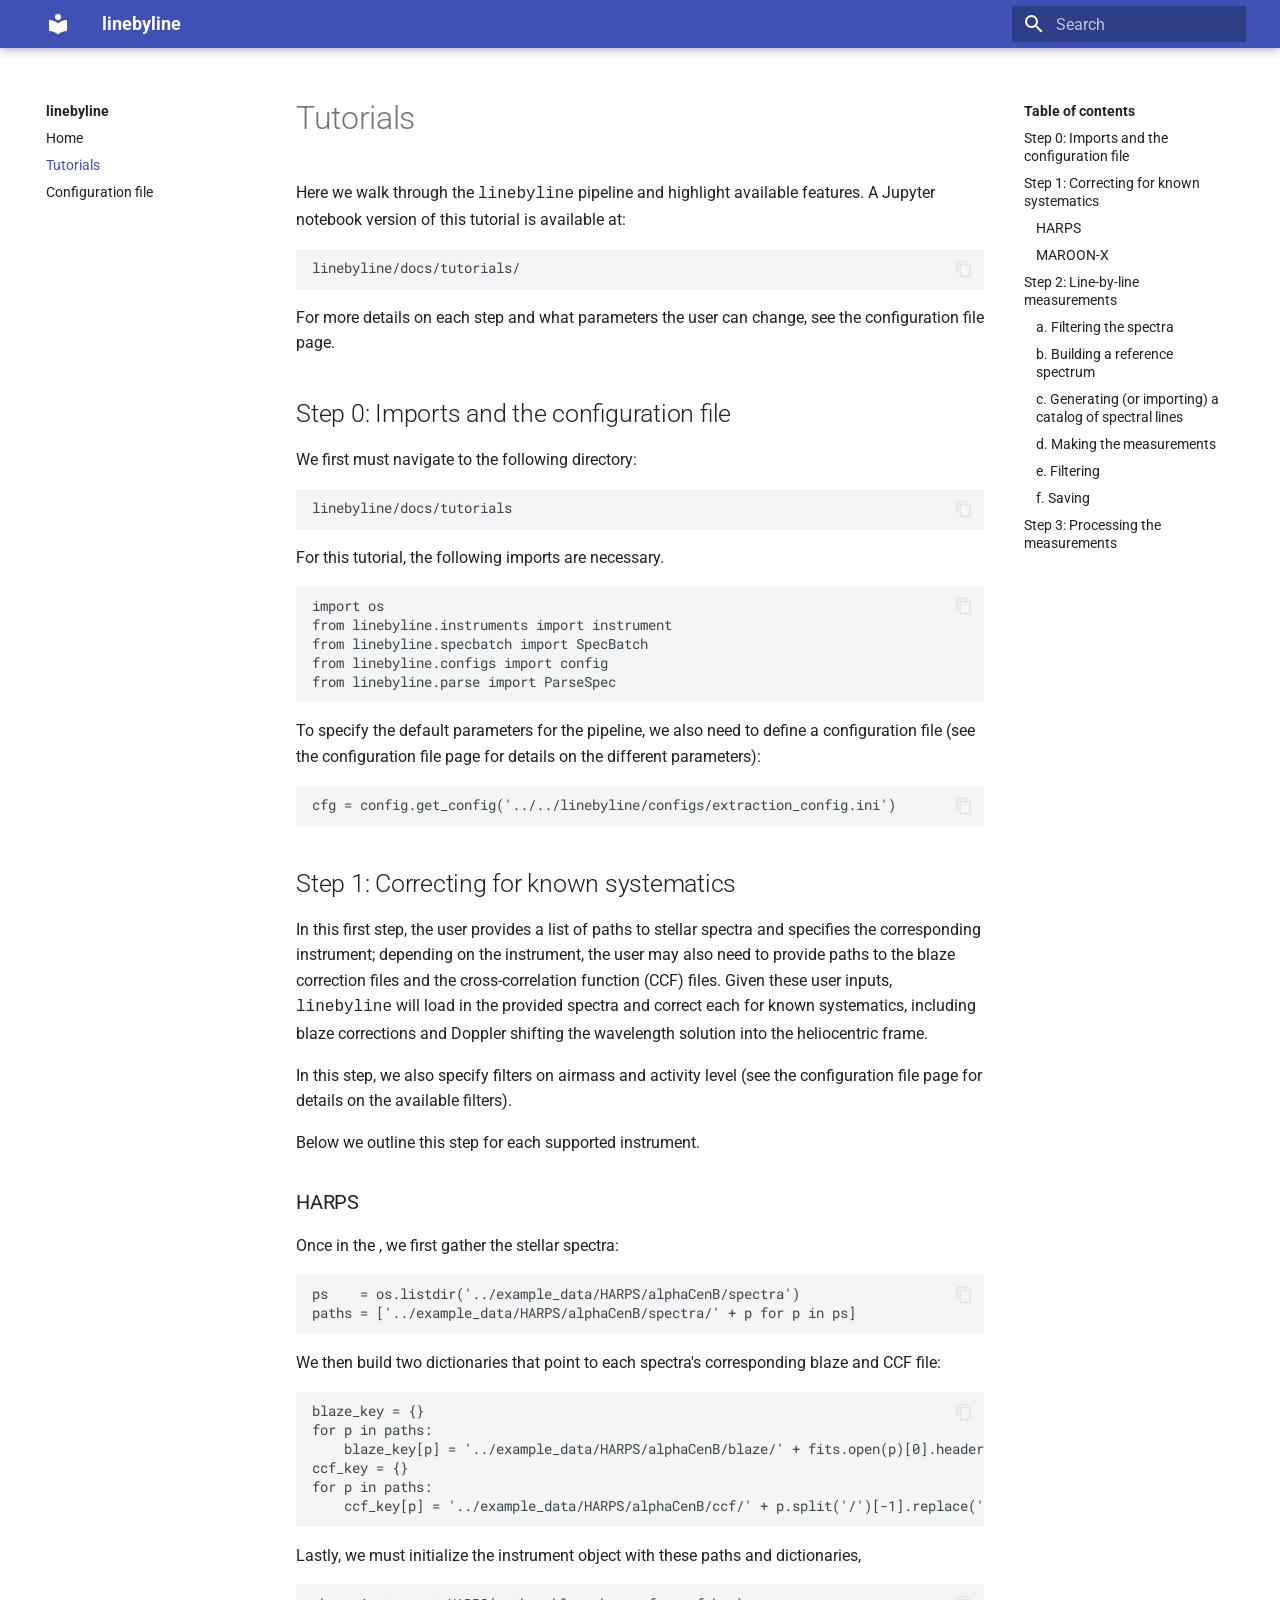
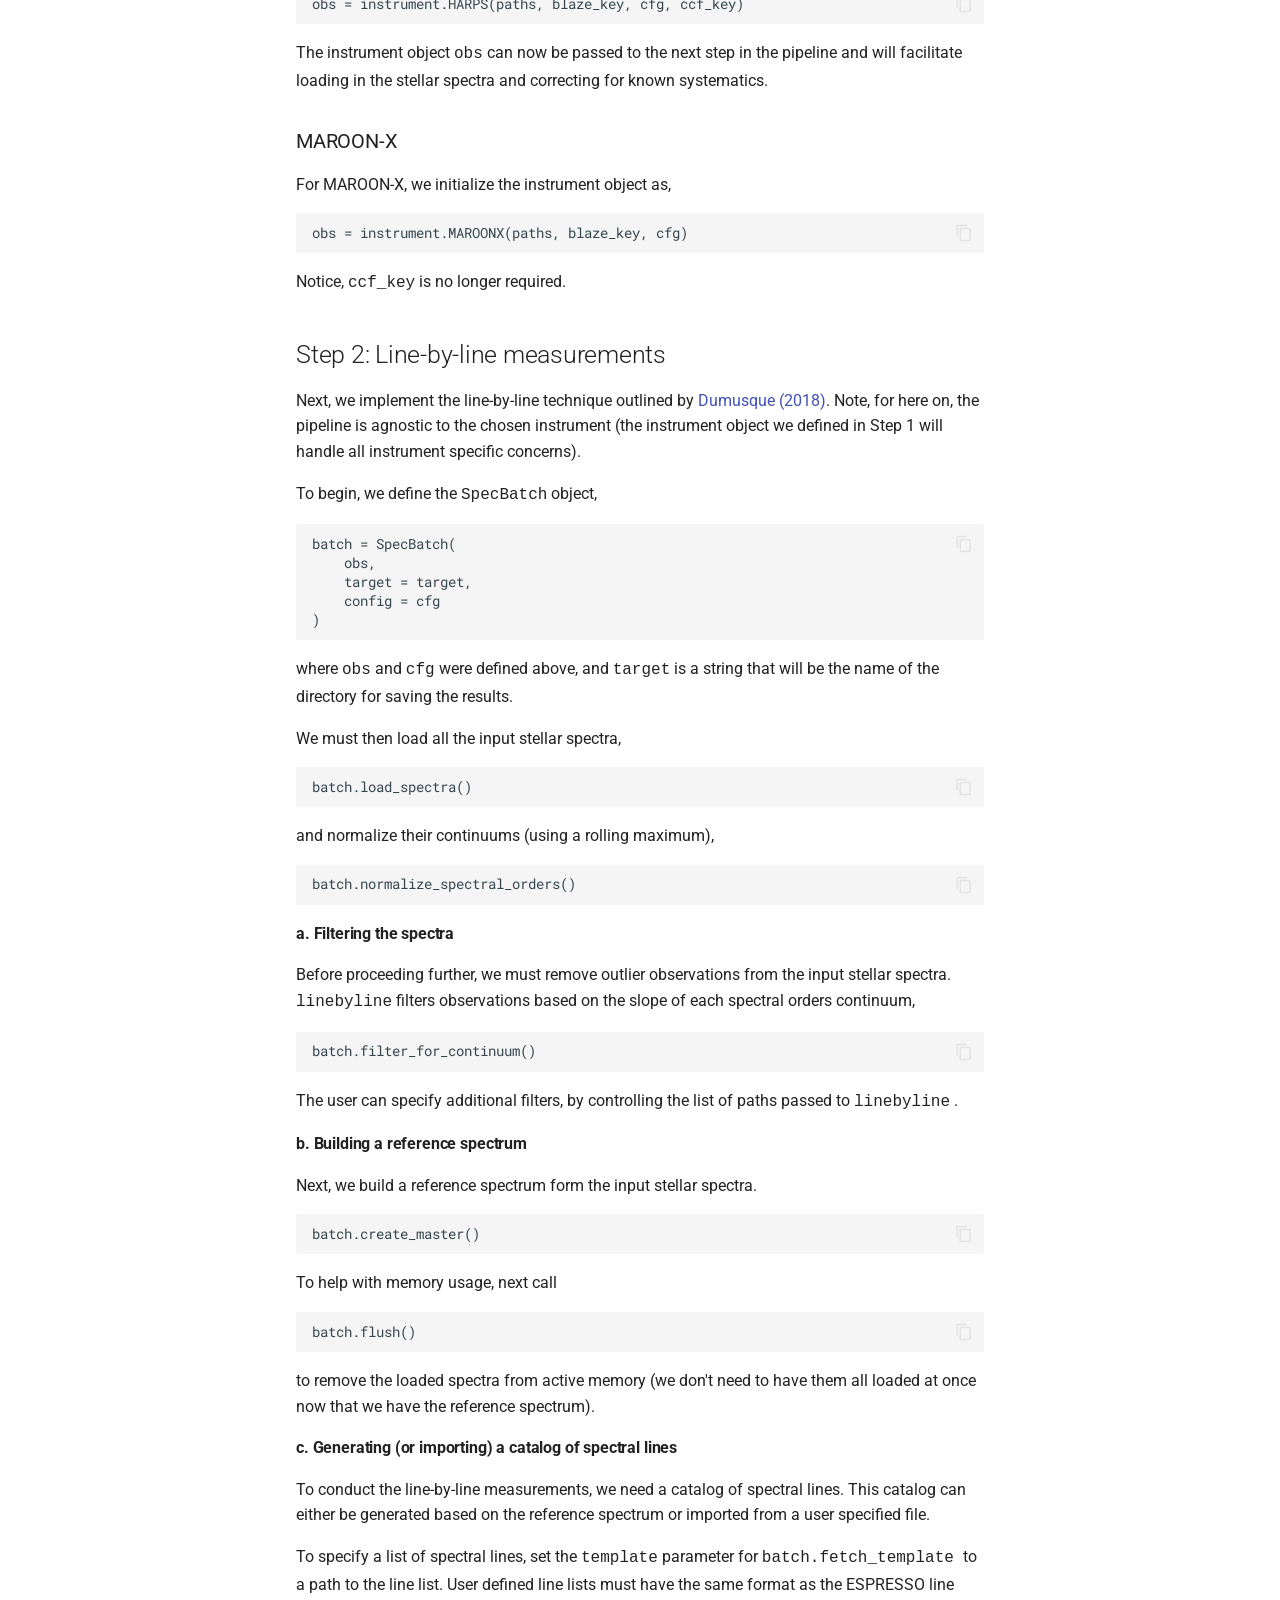
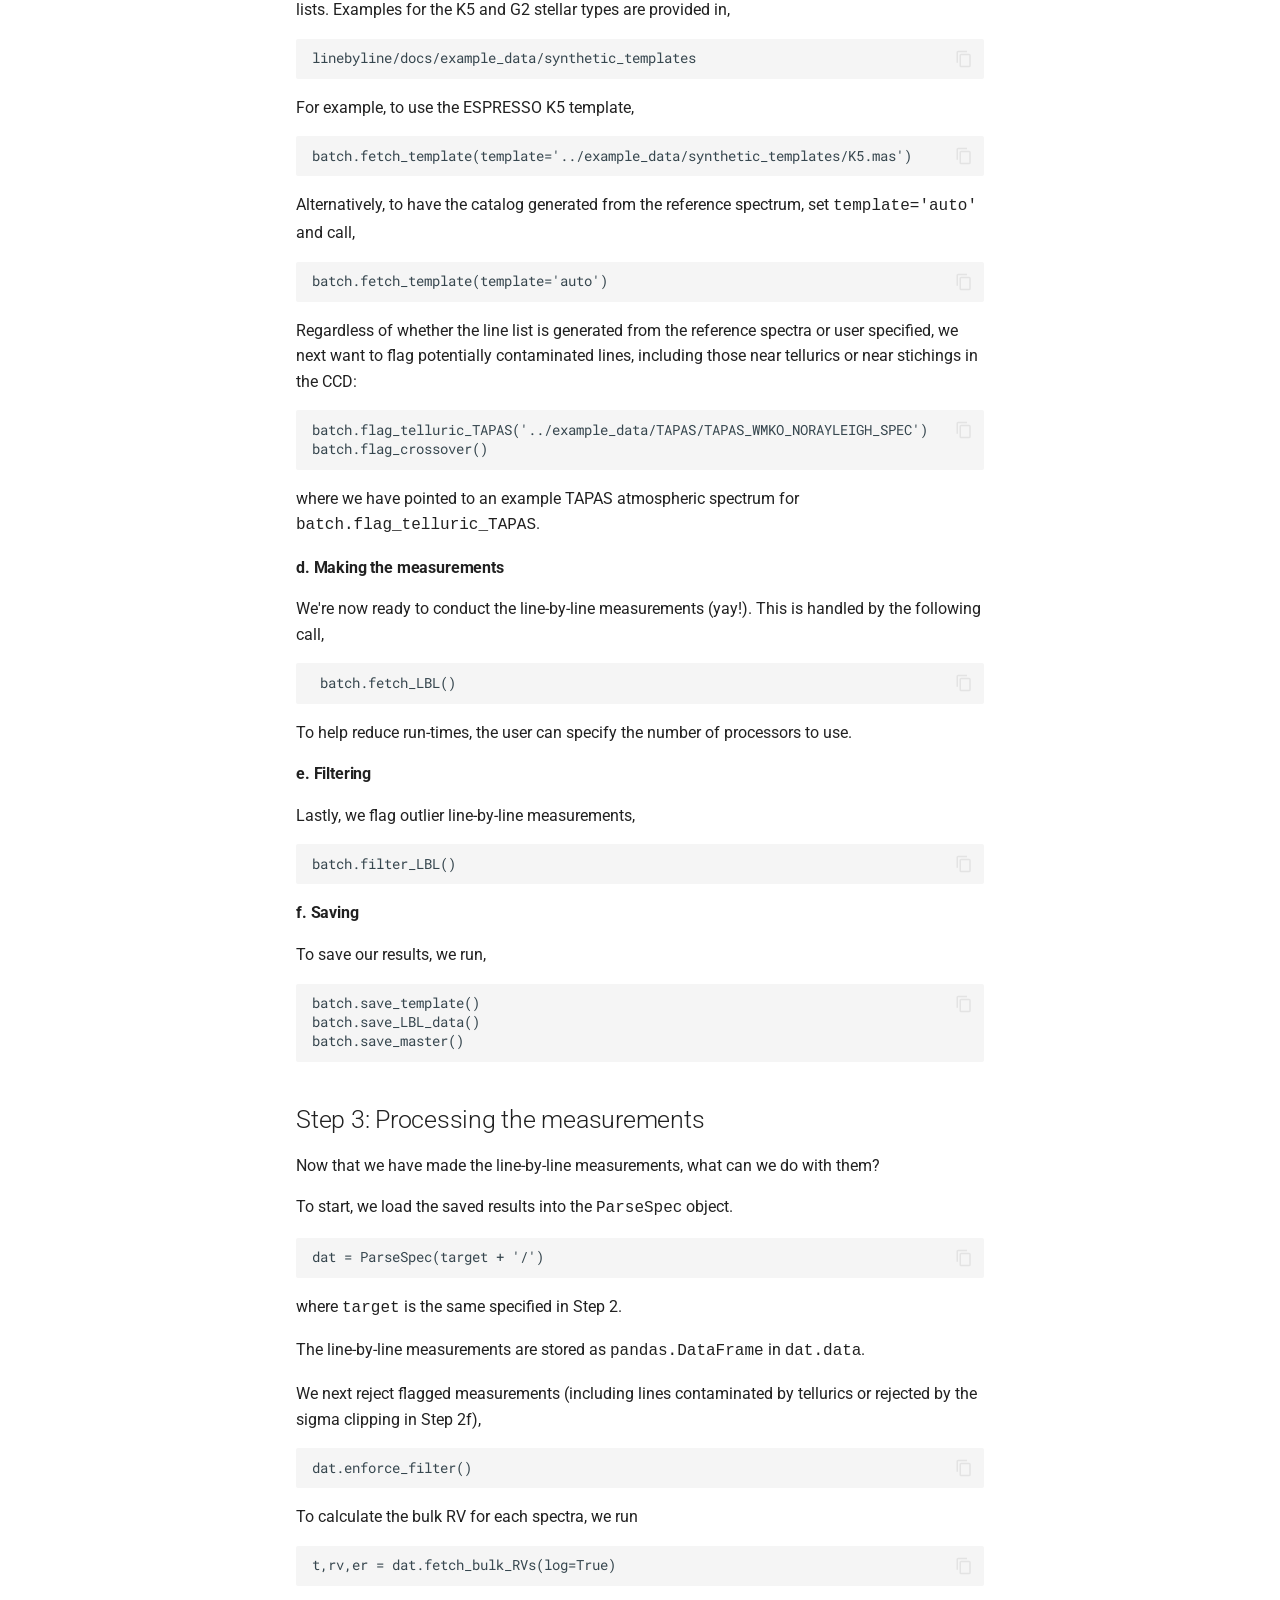
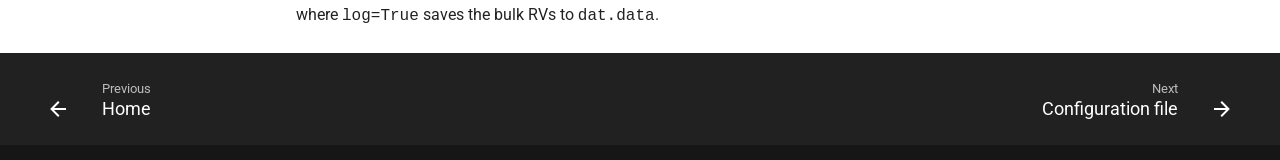
<file: site/pipeline/index.html>
<!doctype html>
<html lang="en" class="no-js">
  <head>
    
      <meta charset="utf-8">
      <meta name="viewport" content="width=device-width,initial-scale=1">
      
      
      
      <link rel="icon" href="../assets/images/favicon.png">
      <meta name="generator" content="mkdocs-1.2.3, mkdocs-material-8.1.3">
    
    
      
        <title>Tutorials - linebyline</title>
      
    
    
      <link rel="stylesheet" href="../assets/stylesheets/main.edf004c2.min.css">
      
        
        <link rel="stylesheet" href="../assets/stylesheets/palette.e6a45f82.min.css">
        
      
    
    
    
      
        
        <link rel="preconnect" href="https://fonts.gstatic.com" crossorigin>
        <link rel="stylesheet" href="https://fonts.googleapis.com/css?family=Roboto:300,400,400i,700%7CRoboto+Mono&display=fallback">
        <style>:root{--md-text-font:"Roboto";--md-code-font:"Roboto Mono"}</style>
      
    
    
    <script>__md_scope=new URL("..",location),__md_get=(e,_=localStorage,t=__md_scope)=>JSON.parse(_.getItem(t.pathname+"."+e)),__md_set=(e,_,t=localStorage,a=__md_scope)=>{try{t.setItem(a.pathname+"."+e,JSON.stringify(_))}catch(e){}}</script>
    
      

    
    
  </head>
  
  
    
    
    
    
    
    <body dir="ltr" data-md-color-scheme="" data-md-color-primary="none" data-md-color-accent="none">
  
    
    
    <input class="md-toggle" data-md-toggle="drawer" type="checkbox" id="__drawer" autocomplete="off">
    <input class="md-toggle" data-md-toggle="search" type="checkbox" id="__search" autocomplete="off">
    <label class="md-overlay" for="__drawer"></label>
    <div data-md-component="skip">
      
        
        <a href="#tutorials" class="md-skip">
          Skip to content
        </a>
      
    </div>
    <div data-md-component="announce">
      
    </div>
    
    
      

<header class="md-header" data-md-component="header">
  <nav class="md-header__inner md-grid" aria-label="Header">
    <a href=".." title="linebyline" class="md-header__button md-logo" aria-label="linebyline" data-md-component="logo">
      
  
  <svg xmlns="http://www.w3.org/2000/svg" viewBox="0 0 24 24"><path d="M12 8a3 3 0 0 0 3-3 3 3 0 0 0-3-3 3 3 0 0 0-3 3 3 3 0 0 0 3 3m0 3.54C9.64 9.35 6.5 8 3 8v11c3.5 0 6.64 1.35 9 3.54 2.36-2.19 5.5-3.54 9-3.54V8c-3.5 0-6.64 1.35-9 3.54z"/></svg>

    </a>
    <label class="md-header__button md-icon" for="__drawer">
      <svg xmlns="http://www.w3.org/2000/svg" viewBox="0 0 24 24"><path d="M3 6h18v2H3V6m0 5h18v2H3v-2m0 5h18v2H3v-2z"/></svg>
    </label>
    <div class="md-header__title" data-md-component="header-title">
      <div class="md-header__ellipsis">
        <div class="md-header__topic">
          <span class="md-ellipsis">
            linebyline
          </span>
        </div>
        <div class="md-header__topic" data-md-component="header-topic">
          <span class="md-ellipsis">
            
              Tutorials
            
          </span>
        </div>
      </div>
    </div>
    
    
    
      <label class="md-header__button md-icon" for="__search">
        <svg xmlns="http://www.w3.org/2000/svg" viewBox="0 0 24 24"><path d="M9.5 3A6.5 6.5 0 0 1 16 9.5c0 1.61-.59 3.09-1.56 4.23l.27.27h.79l5 5-1.5 1.5-5-5v-.79l-.27-.27A6.516 6.516 0 0 1 9.5 16 6.5 6.5 0 0 1 3 9.5 6.5 6.5 0 0 1 9.5 3m0 2C7 5 5 7 5 9.5S7 14 9.5 14 14 12 14 9.5 12 5 9.5 5z"/></svg>
      </label>
      <div class="md-search" data-md-component="search" role="dialog">
  <label class="md-search__overlay" for="__search"></label>
  <div class="md-search__inner" role="search">
    <form class="md-search__form" name="search">
      <input type="text" class="md-search__input" name="query" aria-label="Search" placeholder="Search" autocapitalize="off" autocorrect="off" autocomplete="off" spellcheck="false" data-md-component="search-query" required>
      <label class="md-search__icon md-icon" for="__search">
        <svg xmlns="http://www.w3.org/2000/svg" viewBox="0 0 24 24"><path d="M9.5 3A6.5 6.5 0 0 1 16 9.5c0 1.61-.59 3.09-1.56 4.23l.27.27h.79l5 5-1.5 1.5-5-5v-.79l-.27-.27A6.516 6.516 0 0 1 9.5 16 6.5 6.5 0 0 1 3 9.5 6.5 6.5 0 0 1 9.5 3m0 2C7 5 5 7 5 9.5S7 14 9.5 14 14 12 14 9.5 12 5 9.5 5z"/></svg>
        <svg xmlns="http://www.w3.org/2000/svg" viewBox="0 0 24 24"><path d="M20 11v2H8l5.5 5.5-1.42 1.42L4.16 12l7.92-7.92L13.5 5.5 8 11h12z"/></svg>
      </label>
      <nav class="md-search__options" aria-label="Search">
        
        <button type="reset" class="md-search__icon md-icon" aria-label="Clear" tabindex="-1">
          <svg xmlns="http://www.w3.org/2000/svg" viewBox="0 0 24 24"><path d="M19 6.41 17.59 5 12 10.59 6.41 5 5 6.41 10.59 12 5 17.59 6.41 19 12 13.41 17.59 19 19 17.59 13.41 12 19 6.41z"/></svg>
        </button>
      </nav>
      
    </form>
    <div class="md-search__output">
      <div class="md-search__scrollwrap" data-md-scrollfix>
        <div class="md-search-result" data-md-component="search-result">
          <div class="md-search-result__meta">
            Initializing search
          </div>
          <ol class="md-search-result__list"></ol>
        </div>
      </div>
    </div>
  </div>
</div>
    
    
  </nav>
  
</header>
    
    <div class="md-container" data-md-component="container">
      
      
        
          
        
      
      <main class="md-main" data-md-component="main">
        <div class="md-main__inner md-grid">
          
            
              
              <div class="md-sidebar md-sidebar--primary" data-md-component="sidebar" data-md-type="navigation" >
                <div class="md-sidebar__scrollwrap">
                  <div class="md-sidebar__inner">
                    


<nav class="md-nav md-nav--primary" aria-label="Navigation" data-md-level="0">
  <label class="md-nav__title" for="__drawer">
    <a href=".." title="linebyline" class="md-nav__button md-logo" aria-label="linebyline" data-md-component="logo">
      
  
  <svg xmlns="http://www.w3.org/2000/svg" viewBox="0 0 24 24"><path d="M12 8a3 3 0 0 0 3-3 3 3 0 0 0-3-3 3 3 0 0 0-3 3 3 3 0 0 0 3 3m0 3.54C9.64 9.35 6.5 8 3 8v11c3.5 0 6.64 1.35 9 3.54 2.36-2.19 5.5-3.54 9-3.54V8c-3.5 0-6.64 1.35-9 3.54z"/></svg>

    </a>
    linebyline
  </label>
  
  <ul class="md-nav__list" data-md-scrollfix>
    
      
      
      

  
  
  
    <li class="md-nav__item">
      <a href=".." class="md-nav__link">
        Home
      </a>
    </li>
  

    
      
      
      

  
  
    
  
  
    <li class="md-nav__item md-nav__item--active">
      
      <input class="md-nav__toggle md-toggle" data-md-toggle="toc" type="checkbox" id="__toc">
      
      
        
      
      
        <label class="md-nav__link md-nav__link--active" for="__toc">
          Tutorials
          <span class="md-nav__icon md-icon"></span>
        </label>
      
      <a href="./" class="md-nav__link md-nav__link--active">
        Tutorials
      </a>
      
        

<nav class="md-nav md-nav--secondary" aria-label="Table of contents">
  
  
  
    
  
  
    <label class="md-nav__title" for="__toc">
      <span class="md-nav__icon md-icon"></span>
      Table of contents
    </label>
    <ul class="md-nav__list" data-md-component="toc" data-md-scrollfix>
      
        <li class="md-nav__item">
  <a href="#step-0-imports-and-the-configuration-file" class="md-nav__link">
    Step 0: Imports and the configuration file
  </a>
  
</li>
      
        <li class="md-nav__item">
  <a href="#step-1-correcting-for-known-systematics" class="md-nav__link">
    Step 1: Correcting for known systematics
  </a>
  
    <nav class="md-nav" aria-label="Step 1: Correcting for known systematics">
      <ul class="md-nav__list">
        
          <li class="md-nav__item">
  <a href="#harps" class="md-nav__link">
    HARPS
  </a>
  
</li>
        
          <li class="md-nav__item">
  <a href="#maroon-x" class="md-nav__link">
    MAROON-X
  </a>
  
</li>
        
      </ul>
    </nav>
  
</li>
      
        <li class="md-nav__item">
  <a href="#step-2-line-by-line-measurements" class="md-nav__link">
    Step 2: Line-by-line measurements
  </a>
  
    <nav class="md-nav" aria-label="Step 2: Line-by-line measurements">
      <ul class="md-nav__list">
        
          <li class="md-nav__item">
  <a href="#a-filtering-the-spectra" class="md-nav__link">
    a. Filtering the spectra
  </a>
  
</li>
        
          <li class="md-nav__item">
  <a href="#b-building-a-reference-spectrum" class="md-nav__link">
    b. Building a reference spectrum
  </a>
  
</li>
        
          <li class="md-nav__item">
  <a href="#c-generating-or-importing-a-catalog-of-spectral-lines" class="md-nav__link">
    c. Generating (or importing) a catalog of spectral lines
  </a>
  
</li>
        
          <li class="md-nav__item">
  <a href="#d-making-the-measurements" class="md-nav__link">
    d. Making the measurements
  </a>
  
</li>
        
          <li class="md-nav__item">
  <a href="#e-filtering" class="md-nav__link">
    e. Filtering
  </a>
  
</li>
        
          <li class="md-nav__item">
  <a href="#f-saving" class="md-nav__link">
    f. Saving
  </a>
  
</li>
        
      </ul>
    </nav>
  
</li>
      
        <li class="md-nav__item">
  <a href="#step-3-processing-the-measurements" class="md-nav__link">
    Step 3: Processing the measurements
  </a>
  
</li>
      
    </ul>
  
</nav>
      
    </li>
  

    
      
      
      

  
  
  
    <li class="md-nav__item">
      <a href="../config/" class="md-nav__link">
        Configuration file
      </a>
    </li>
  

    
  </ul>
</nav>
                  </div>
                </div>
              </div>
            
            
              
              <div class="md-sidebar md-sidebar--secondary" data-md-component="sidebar" data-md-type="toc" >
                <div class="md-sidebar__scrollwrap">
                  <div class="md-sidebar__inner">
                    

<nav class="md-nav md-nav--secondary" aria-label="Table of contents">
  
  
  
    
  
  
    <label class="md-nav__title" for="__toc">
      <span class="md-nav__icon md-icon"></span>
      Table of contents
    </label>
    <ul class="md-nav__list" data-md-component="toc" data-md-scrollfix>
      
        <li class="md-nav__item">
  <a href="#step-0-imports-and-the-configuration-file" class="md-nav__link">
    Step 0: Imports and the configuration file
  </a>
  
</li>
      
        <li class="md-nav__item">
  <a href="#step-1-correcting-for-known-systematics" class="md-nav__link">
    Step 1: Correcting for known systematics
  </a>
  
    <nav class="md-nav" aria-label="Step 1: Correcting for known systematics">
      <ul class="md-nav__list">
        
          <li class="md-nav__item">
  <a href="#harps" class="md-nav__link">
    HARPS
  </a>
  
</li>
        
          <li class="md-nav__item">
  <a href="#maroon-x" class="md-nav__link">
    MAROON-X
  </a>
  
</li>
        
      </ul>
    </nav>
  
</li>
      
        <li class="md-nav__item">
  <a href="#step-2-line-by-line-measurements" class="md-nav__link">
    Step 2: Line-by-line measurements
  </a>
  
    <nav class="md-nav" aria-label="Step 2: Line-by-line measurements">
      <ul class="md-nav__list">
        
          <li class="md-nav__item">
  <a href="#a-filtering-the-spectra" class="md-nav__link">
    a. Filtering the spectra
  </a>
  
</li>
        
          <li class="md-nav__item">
  <a href="#b-building-a-reference-spectrum" class="md-nav__link">
    b. Building a reference spectrum
  </a>
  
</li>
        
          <li class="md-nav__item">
  <a href="#c-generating-or-importing-a-catalog-of-spectral-lines" class="md-nav__link">
    c. Generating (or importing) a catalog of spectral lines
  </a>
  
</li>
        
          <li class="md-nav__item">
  <a href="#d-making-the-measurements" class="md-nav__link">
    d. Making the measurements
  </a>
  
</li>
        
          <li class="md-nav__item">
  <a href="#e-filtering" class="md-nav__link">
    e. Filtering
  </a>
  
</li>
        
          <li class="md-nav__item">
  <a href="#f-saving" class="md-nav__link">
    f. Saving
  </a>
  
</li>
        
      </ul>
    </nav>
  
</li>
      
        <li class="md-nav__item">
  <a href="#step-3-processing-the-measurements" class="md-nav__link">
    Step 3: Processing the measurements
  </a>
  
</li>
      
    </ul>
  
</nav>
                  </div>
                </div>
              </div>
            
          
          <div class="md-content" data-md-component="content">
            <article class="md-content__inner md-typeset">
              
                

<h1 id="tutorials">Tutorials</h1>
<p>Here we walk through the <tt>linebyline</tt> pipeline and highlight available features. A Jupyter notebook version of this tutorial is available at:</p>
<pre><code>linebyline/docs/tutorials/
</code></pre>
<p>For more details on each step and what parameters the user can change, see the configuration file page.</p>
<h2 id="step-0-imports-and-the-configuration-file">Step 0: Imports and the configuration file</h2>
<p>We first must navigate to the following directory:</p>
<pre><code>linebyline/docs/tutorials
</code></pre>
<p>For this tutorial, the following imports are necessary.</p>
<pre><code>import os
from linebyline.instruments import instrument
from linebyline.specbatch import SpecBatch
from linebyline.configs import config
from linebyline.parse import ParseSpec
</code></pre>
<p>To specify the default parameters for the pipeline, we also need to define a configuration file (see the configuration file page for details on the different parameters):</p>
<pre><code>cfg = config.get_config('../../linebyline/configs/extraction_config.ini')
</code></pre>
<h2 id="step-1-correcting-for-known-systematics">Step 1: Correcting for known systematics</h2>
<p>In this first step, the user provides a list of paths to stellar spectra and specifies the corresponding instrument; depending on the instrument, the user may also need to provide paths to the blaze correction files and the cross-correlation function (CCF) files. Given these user inputs, <tt>linebyline</tt> will load in the provided spectra and correct each for known systematics, including blaze corrections and Doppler shifting the wavelength solution into the heliocentric frame. </p>
<p>In this step, we also specify filters on airmass and activity level (see the configuration file page for details on the available filters).</p>
<p>Below we outline this step for each supported instrument.</p>
<h3 id="harps">HARPS</h3>
<p>Once in the , we first gather the stellar spectra:</p>
<pre><code>ps    = os.listdir('../example_data/HARPS/alphaCenB/spectra')
paths = ['../example_data/HARPS/alphaCenB/spectra/' + p for p in ps]
</code></pre>
<p>We then build two dictionaries that point to each spectra's corresponding blaze and CCF file:</p>
<pre><code>blaze_key = {}
for p in paths:
    blaze_key[p] = '../example_data/HARPS/alphaCenB/blaze/' + fits.open(p)[0].header['HIERARCH ESO DRS BLAZE FILE']
ccf_key = {}
for p in paths:
    ccf_key[p] = '../example_data/HARPS/alphaCenB/ccf/' + p.split('/')[-1].replace('_e2ds_A','_ccf_K5_A')
</code></pre>
<p>Lastly, we must initialize the instrument object with these paths and dictionaries,</p>
<pre><code>obs = instrument.HARPS(paths, blaze_key, cfg, ccf_key)
</code></pre>
<p>The instrument object <tt>obs</tt> can now be passed to the next step in the pipeline and will facilitate loading in the stellar spectra and correcting for known systematics. </p>
<h3 id="maroon-x">MAROON-X</h3>
<p>For MAROON-X, we initialize the instrument object as,</p>
<pre><code>obs = instrument.MAROONX(paths, blaze_key, cfg)
</code></pre>
<p>Notice, <tt>ccf_key</tt>  is no longer required.</p>
<h2 id="step-2-line-by-line-measurements">Step 2: Line-by-line measurements</h2>
<p>Next, we implement the line-by-line technique outlined by <a href="https://ui.adsabs.harvard.edu/abs/2018A%26A...620A..47D/abstract" target="_blank">Dumusque (2018)</a>.  Note, for here on, the pipeline is agnostic to the chosen instrument (the instrument object we defined in Step 1 will handle all instrument specific concerns).</p>
<p>To begin, we define the <tt>SpecBatch</tt> object,</p>
<pre><code>batch = SpecBatch(
    obs,
    target = target,
    config = cfg
)
</code></pre>
<p>where <tt>obs</tt> and <tt>cfg</tt>  were defined above, and <tt>target</tt> is a string that will be the name of the directory for saving the results. </p>
<p>We must then load all the input stellar spectra,</p>
<pre><code>batch.load_spectra()
</code></pre>
<p>and normalize their continuums (using a rolling maximum),</p>
<pre><code>batch.normalize_spectral_orders()
</code></pre>
<h4 id="a-filtering-the-spectra">a. Filtering the spectra</h4>
<p>Before proceeding further, we must remove outlier observations from the input stellar spectra. <tt>linebyline</tt> filters observations based on the slope of each spectral orders continuum,</p>
<pre><code>batch.filter_for_continuum()
</code></pre>
<p>The user can specify additional filters, by controlling the list of paths passed to <tt>linebyline</tt> . </p>
<h4 id="b-building-a-reference-spectrum">b. Building a reference spectrum</h4>
<p>Next, we build a reference spectrum form the input stellar spectra. </p>
<pre><code>batch.create_master()
</code></pre>
<p>To help with memory usage, next call</p>
<pre><code>batch.flush()
</code></pre>
<p>to remove the loaded spectra from active memory (we don't need to have them all loaded at once now that we have the reference spectrum).</p>
<h4 id="c-generating-or-importing-a-catalog-of-spectral-lines">c. Generating (or importing) a catalog of spectral lines</h4>
<p>To conduct the line-by-line measurements, we need a catalog of spectral lines. This catalog can either be generated based on the reference spectrum or imported from a user specified file.</p>
<p>To specify a list of spectral lines, set the <tt>template</tt> parameter for <tt>batch.fetch_template </tt> to a path to the line list.  User defined line lists must have the same format as the ESPRESSO line lists. Examples for the K5 and G2 stellar types are provided in,</p>
<pre><code>linebyline/docs/example_data/synthetic_templates
</code></pre>
<p>For example, to use the ESPRESSO K5 template,</p>
<pre><code>batch.fetch_template(template='../example_data/synthetic_templates/K5.mas')
</code></pre>
<p>Alternatively, to have the catalog generated from the reference spectrum, set <tt>template='auto'</tt> and call,</p>
<pre><code>batch.fetch_template(template='auto')
</code></pre>
<p>Regardless of whether the line list is generated from the reference spectra or user specified, we next want to flag potentially contaminated lines, including those near tellurics or near stichings in the CCD:</p>
<pre><code>batch.flag_telluric_TAPAS('../example_data/TAPAS/TAPAS_WMKO_NORAYLEIGH_SPEC')
batch.flag_crossover()
</code></pre>
<p>where we have pointed to an example TAPAS atmospheric spectrum for  <tt>batch.flag_telluric_TAPAS</tt>.</p>
<h4 id="d-making-the-measurements">d. Making the measurements</h4>
<p>We're now ready to conduct the line-by-line measurements (yay!). This is handled by the following call,</p>
<pre><code> batch.fetch_LBL()
</code></pre>
<p>To help reduce run-times, the user can specify the number of processors to use.</p>
<h4 id="e-filtering">e. Filtering</h4>
<p>Lastly, we flag outlier line-by-line measurements,</p>
<pre><code>batch.filter_LBL()
</code></pre>
<h4 id="f-saving">f. Saving</h4>
<p>To save our results, we run,</p>
<pre><code>batch.save_template()
batch.save_LBL_data()
batch.save_master()
</code></pre>
<h2 id="step-3-processing-the-measurements">Step 3: Processing the measurements</h2>
<p>Now that we have made the line-by-line measurements, what can we do with them? </p>
<p>To start, we load the saved results into the <tt>ParseSpec</tt> object. </p>
<pre><code>dat = ParseSpec(target + '/')
</code></pre>
<p>where <tt>target</tt> is the same specified in Step 2.</p>
<p>The line-by-line measurements are stored as <tt>pandas.DataFrame</tt> in <tt>dat.data</tt>.</p>
<p>We next reject flagged measurements (including lines contaminated by tellurics or rejected by the sigma clipping in Step 2f),</p>
<pre><code>dat.enforce_filter()
</code></pre>
<p>To calculate the bulk RV for each spectra, we run</p>
<pre><code>t,rv,er = dat.fetch_bulk_RVs(log=True)
</code></pre>
<p>where <tt>log=True</tt> saves the bulk RVs to <tt>dat.data</tt>.</p>

              
            </article>
          </div>
        </div>
        
      </main>
      
        <footer class="md-footer">
  
    <nav class="md-footer__inner md-grid" aria-label="Footer">
      
        
        <a href=".." class="md-footer__link md-footer__link--prev" aria-label="Previous: Home" rel="prev">
          <div class="md-footer__button md-icon">
            <svg xmlns="http://www.w3.org/2000/svg" viewBox="0 0 24 24"><path d="M20 11v2H8l5.5 5.5-1.42 1.42L4.16 12l7.92-7.92L13.5 5.5 8 11h12z"/></svg>
          </div>
          <div class="md-footer__title">
            <div class="md-ellipsis">
              <span class="md-footer__direction">
                Previous
              </span>
              Home
            </div>
          </div>
        </a>
      
      
        
        <a href="../config/" class="md-footer__link md-footer__link--next" aria-label="Next: Configuration file" rel="next">
          <div class="md-footer__title">
            <div class="md-ellipsis">
              <span class="md-footer__direction">
                Next
              </span>
              Configuration file
            </div>
          </div>
          <div class="md-footer__button md-icon">
            <svg xmlns="http://www.w3.org/2000/svg" viewBox="0 0 24 24"><path d="M4 11v2h12l-5.5 5.5 1.42 1.42L19.84 12l-7.92-7.92L10.5 5.5 16 11H4z"/></svg>
          </div>
        </a>
      
    </nav>
  
  <div class="md-footer-meta md-typeset">
    <div class="md-footer-meta__inner md-grid">
      <div class="md-copyright">
  
  
    Made with
    <a href="https://squidfunk.github.io/mkdocs-material/" target="_blank" rel="noopener">
      Material for MkDocs
    </a>
  
</div>
      
    </div>
  </div>
</footer>
      
    </div>
    <div class="md-dialog" data-md-component="dialog">
      <div class="md-dialog__inner md-typeset"></div>
    </div>
    <script id="__config" type="application/json">{"base": "..", "features": [], "translations": {"clipboard.copy": "Copy to clipboard", "clipboard.copied": "Copied to clipboard", "search.config.lang": "en", "search.config.pipeline": "trimmer, stopWordFilter", "search.config.separator": "[\\s\\-]+", "search.placeholder": "Search", "search.result.placeholder": "Type to start searching", "search.result.none": "No matching documents", "search.result.one": "1 matching document", "search.result.other": "# matching documents", "search.result.more.one": "1 more on this page", "search.result.more.other": "# more on this page", "search.result.term.missing": "Missing", "select.version.title": "Select version"}, "search": "../assets/javascripts/workers/search.0bbba5b5.min.js"}</script>
    
    
      <script src="../assets/javascripts/bundle.e1a181d9.min.js"></script>
      
    
  </body>
</html>
</file>
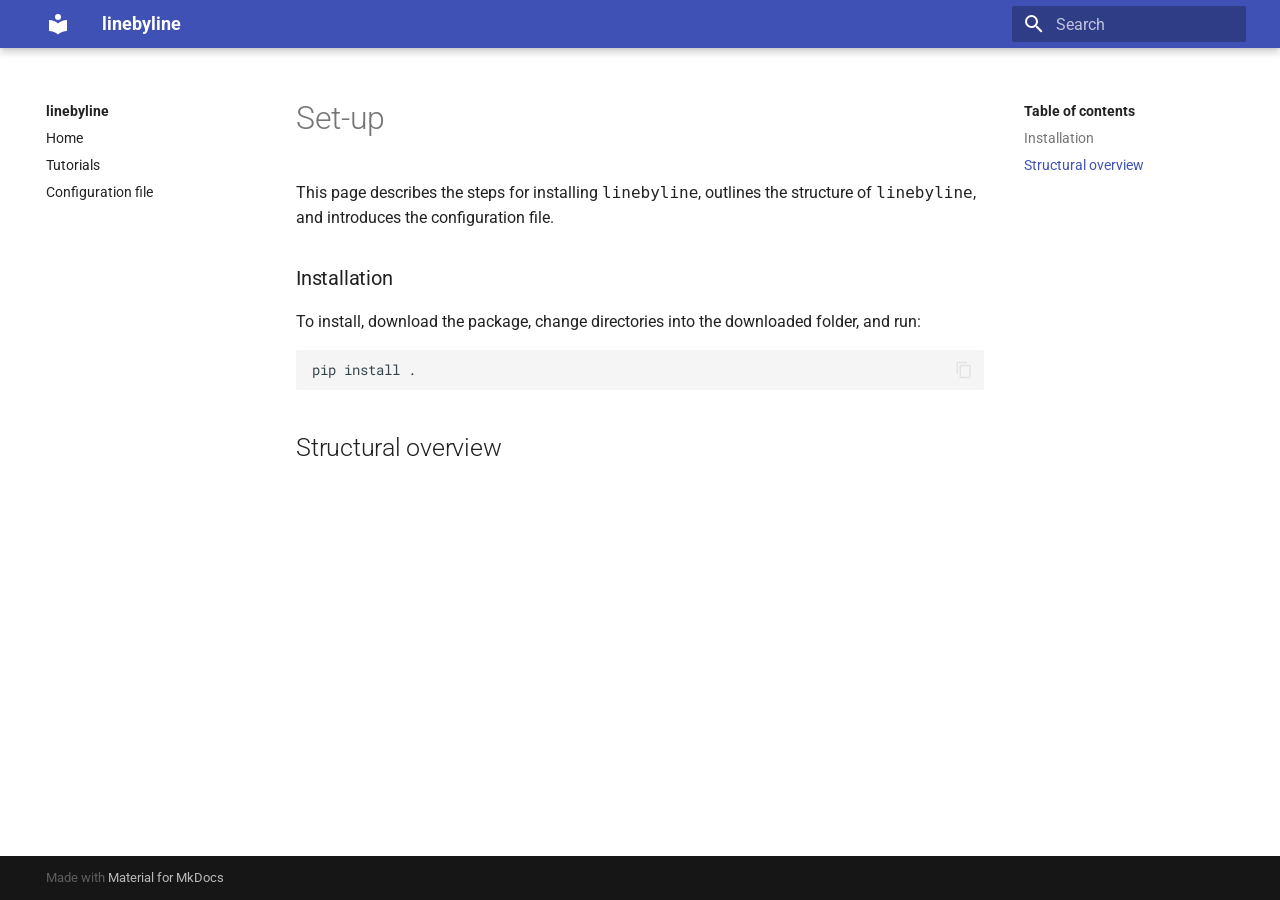
<file: site/tutorials/index.html>
<!doctype html>
<html lang="en" class="no-js">
  <head>
    
      <meta charset="utf-8">
      <meta name="viewport" content="width=device-width,initial-scale=1">
      
      
      
      <link rel="icon" href="../assets/images/favicon.png">
      <meta name="generator" content="mkdocs-1.2.3, mkdocs-material-8.1.3">
    
    
      
        <title>Set-up - linebyline</title>
      
    
    
      <link rel="stylesheet" href="../assets/stylesheets/main.edf004c2.min.css">
      
        
        <link rel="stylesheet" href="../assets/stylesheets/palette.e6a45f82.min.css">
        
      
    
    
    
      
        
        <link rel="preconnect" href="https://fonts.gstatic.com" crossorigin>
        <link rel="stylesheet" href="https://fonts.googleapis.com/css?family=Roboto:300,400,400i,700%7CRoboto+Mono&display=fallback">
        <style>:root{--md-text-font:"Roboto";--md-code-font:"Roboto Mono"}</style>
      
    
    
    <script>__md_scope=new URL("..",location),__md_get=(e,_=localStorage,t=__md_scope)=>JSON.parse(_.getItem(t.pathname+"."+e)),__md_set=(e,_,t=localStorage,a=__md_scope)=>{try{t.setItem(a.pathname+"."+e,JSON.stringify(_))}catch(e){}}</script>
    
      

    
    
  </head>
  
  
    
    
    
    
    
    <body dir="ltr" data-md-color-scheme="" data-md-color-primary="none" data-md-color-accent="none">
  
    
    
    <input class="md-toggle" data-md-toggle="drawer" type="checkbox" id="__drawer" autocomplete="off">
    <input class="md-toggle" data-md-toggle="search" type="checkbox" id="__search" autocomplete="off">
    <label class="md-overlay" for="__drawer"></label>
    <div data-md-component="skip">
      
        
        <a href="#set-up" class="md-skip">
          Skip to content
        </a>
      
    </div>
    <div data-md-component="announce">
      
    </div>
    
    
      

<header class="md-header" data-md-component="header">
  <nav class="md-header__inner md-grid" aria-label="Header">
    <a href=".." title="linebyline" class="md-header__button md-logo" aria-label="linebyline" data-md-component="logo">
      
  
  <svg xmlns="http://www.w3.org/2000/svg" viewBox="0 0 24 24"><path d="M12 8a3 3 0 0 0 3-3 3 3 0 0 0-3-3 3 3 0 0 0-3 3 3 3 0 0 0 3 3m0 3.54C9.64 9.35 6.5 8 3 8v11c3.5 0 6.64 1.35 9 3.54 2.36-2.19 5.5-3.54 9-3.54V8c-3.5 0-6.64 1.35-9 3.54z"/></svg>

    </a>
    <label class="md-header__button md-icon" for="__drawer">
      <svg xmlns="http://www.w3.org/2000/svg" viewBox="0 0 24 24"><path d="M3 6h18v2H3V6m0 5h18v2H3v-2m0 5h18v2H3v-2z"/></svg>
    </label>
    <div class="md-header__title" data-md-component="header-title">
      <div class="md-header__ellipsis">
        <div class="md-header__topic">
          <span class="md-ellipsis">
            linebyline
          </span>
        </div>
        <div class="md-header__topic" data-md-component="header-topic">
          <span class="md-ellipsis">
            
              Set-up
            
          </span>
        </div>
      </div>
    </div>
    
    
    
      <label class="md-header__button md-icon" for="__search">
        <svg xmlns="http://www.w3.org/2000/svg" viewBox="0 0 24 24"><path d="M9.5 3A6.5 6.5 0 0 1 16 9.5c0 1.61-.59 3.09-1.56 4.23l.27.27h.79l5 5-1.5 1.5-5-5v-.79l-.27-.27A6.516 6.516 0 0 1 9.5 16 6.5 6.5 0 0 1 3 9.5 6.5 6.5 0 0 1 9.5 3m0 2C7 5 5 7 5 9.5S7 14 9.5 14 14 12 14 9.5 12 5 9.5 5z"/></svg>
      </label>
      <div class="md-search" data-md-component="search" role="dialog">
  <label class="md-search__overlay" for="__search"></label>
  <div class="md-search__inner" role="search">
    <form class="md-search__form" name="search">
      <input type="text" class="md-search__input" name="query" aria-label="Search" placeholder="Search" autocapitalize="off" autocorrect="off" autocomplete="off" spellcheck="false" data-md-component="search-query" required>
      <label class="md-search__icon md-icon" for="__search">
        <svg xmlns="http://www.w3.org/2000/svg" viewBox="0 0 24 24"><path d="M9.5 3A6.5 6.5 0 0 1 16 9.5c0 1.61-.59 3.09-1.56 4.23l.27.27h.79l5 5-1.5 1.5-5-5v-.79l-.27-.27A6.516 6.516 0 0 1 9.5 16 6.5 6.5 0 0 1 3 9.5 6.5 6.5 0 0 1 9.5 3m0 2C7 5 5 7 5 9.5S7 14 9.5 14 14 12 14 9.5 12 5 9.5 5z"/></svg>
        <svg xmlns="http://www.w3.org/2000/svg" viewBox="0 0 24 24"><path d="M20 11v2H8l5.5 5.5-1.42 1.42L4.16 12l7.92-7.92L13.5 5.5 8 11h12z"/></svg>
      </label>
      <nav class="md-search__options" aria-label="Search">
        
        <button type="reset" class="md-search__icon md-icon" aria-label="Clear" tabindex="-1">
          <svg xmlns="http://www.w3.org/2000/svg" viewBox="0 0 24 24"><path d="M19 6.41 17.59 5 12 10.59 6.41 5 5 6.41 10.59 12 5 17.59 6.41 19 12 13.41 17.59 19 19 17.59 13.41 12 19 6.41z"/></svg>
        </button>
      </nav>
      
    </form>
    <div class="md-search__output">
      <div class="md-search__scrollwrap" data-md-scrollfix>
        <div class="md-search-result" data-md-component="search-result">
          <div class="md-search-result__meta">
            Initializing search
          </div>
          <ol class="md-search-result__list"></ol>
        </div>
      </div>
    </div>
  </div>
</div>
    
    
  </nav>
  
</header>
    
    <div class="md-container" data-md-component="container">
      
      
        
          
        
      
      <main class="md-main" data-md-component="main">
        <div class="md-main__inner md-grid">
          
            
              
              <div class="md-sidebar md-sidebar--primary" data-md-component="sidebar" data-md-type="navigation" >
                <div class="md-sidebar__scrollwrap">
                  <div class="md-sidebar__inner">
                    


<nav class="md-nav md-nav--primary" aria-label="Navigation" data-md-level="0">
  <label class="md-nav__title" for="__drawer">
    <a href=".." title="linebyline" class="md-nav__button md-logo" aria-label="linebyline" data-md-component="logo">
      
  
  <svg xmlns="http://www.w3.org/2000/svg" viewBox="0 0 24 24"><path d="M12 8a3 3 0 0 0 3-3 3 3 0 0 0-3-3 3 3 0 0 0-3 3 3 3 0 0 0 3 3m0 3.54C9.64 9.35 6.5 8 3 8v11c3.5 0 6.64 1.35 9 3.54 2.36-2.19 5.5-3.54 9-3.54V8c-3.5 0-6.64 1.35-9 3.54z"/></svg>

    </a>
    linebyline
  </label>
  
  <ul class="md-nav__list" data-md-scrollfix>
    
      
      
      

  
  
  
    <li class="md-nav__item">
      <a href=".." class="md-nav__link">
        Home
      </a>
    </li>
  

    
      
      
      

  
  
  
    <li class="md-nav__item">
      <a href="../pipeline/" class="md-nav__link">
        Tutorials
      </a>
    </li>
  

    
      
      
      

  
  
  
    <li class="md-nav__item">
      <a href="../config/" class="md-nav__link">
        Configuration file
      </a>
    </li>
  

    
  </ul>
</nav>
                  </div>
                </div>
              </div>
            
            
              
              <div class="md-sidebar md-sidebar--secondary" data-md-component="sidebar" data-md-type="toc" >
                <div class="md-sidebar__scrollwrap">
                  <div class="md-sidebar__inner">
                    

<nav class="md-nav md-nav--secondary" aria-label="Table of contents">
  
  
  
    
  
  
    <label class="md-nav__title" for="__toc">
      <span class="md-nav__icon md-icon"></span>
      Table of contents
    </label>
    <ul class="md-nav__list" data-md-component="toc" data-md-scrollfix>
      
        <li class="md-nav__item">
  <a href="#installation" class="md-nav__link">
    Installation
  </a>
  
</li>
      
        <li class="md-nav__item">
  <a href="#structural-overview" class="md-nav__link">
    Structural overview
  </a>
  
</li>
      
    </ul>
  
</nav>
                  </div>
                </div>
              </div>
            
          
          <div class="md-content" data-md-component="content">
            <article class="md-content__inner md-typeset">
              
                

<h1 id="set-up">Set-up</h1>
<p>This page describes the steps for installing <tt>linebyline</tt>, outlines the structure of <tt>linebyline</tt>, and introduces the configuration file.</p>
<h3 id="installation">Installation</h3>
<p>To install, download the package, change directories into the downloaded folder, and run:</p>
<pre><code>pip install .
</code></pre>
<h2 id="structural-overview">Structural overview</h2>

              
            </article>
          </div>
        </div>
        
      </main>
      
        <footer class="md-footer">
  
  <div class="md-footer-meta md-typeset">
    <div class="md-footer-meta__inner md-grid">
      <div class="md-copyright">
  
  
    Made with
    <a href="https://squidfunk.github.io/mkdocs-material/" target="_blank" rel="noopener">
      Material for MkDocs
    </a>
  
</div>
      
    </div>
  </div>
</footer>
      
    </div>
    <div class="md-dialog" data-md-component="dialog">
      <div class="md-dialog__inner md-typeset"></div>
    </div>
    <script id="__config" type="application/json">{"base": "..", "features": [], "translations": {"clipboard.copy": "Copy to clipboard", "clipboard.copied": "Copied to clipboard", "search.config.lang": "en", "search.config.pipeline": "trimmer, stopWordFilter", "search.config.separator": "[\\s\\-]+", "search.placeholder": "Search", "search.result.placeholder": "Type to start searching", "search.result.none": "No matching documents", "search.result.one": "1 matching document", "search.result.other": "# matching documents", "search.result.more.one": "1 more on this page", "search.result.more.other": "# more on this page", "search.result.term.missing": "Missing", "select.version.title": "Select version"}, "search": "../assets/javascripts/workers/search.0bbba5b5.min.js"}</script>
    
    
      <script src="../assets/javascripts/bundle.e1a181d9.min.js"></script>
      
    
  </body>
</html>
</file>
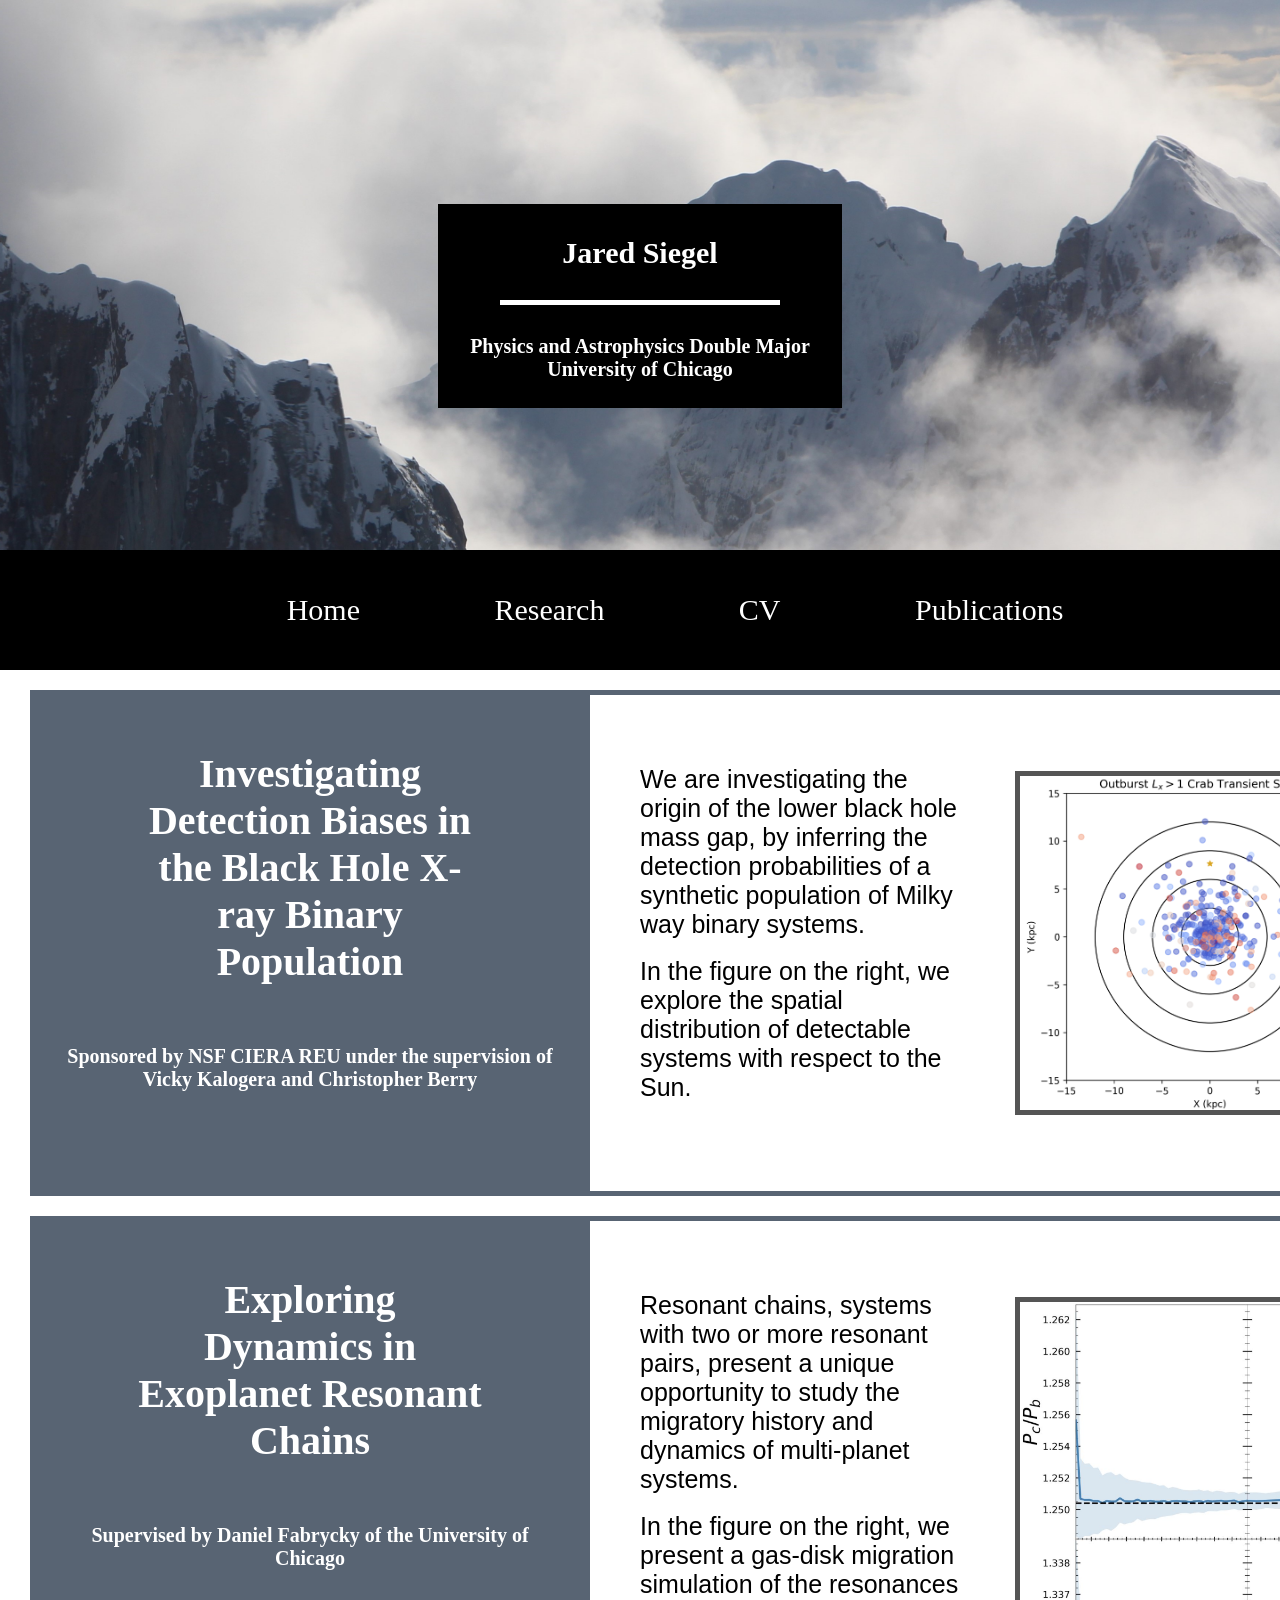
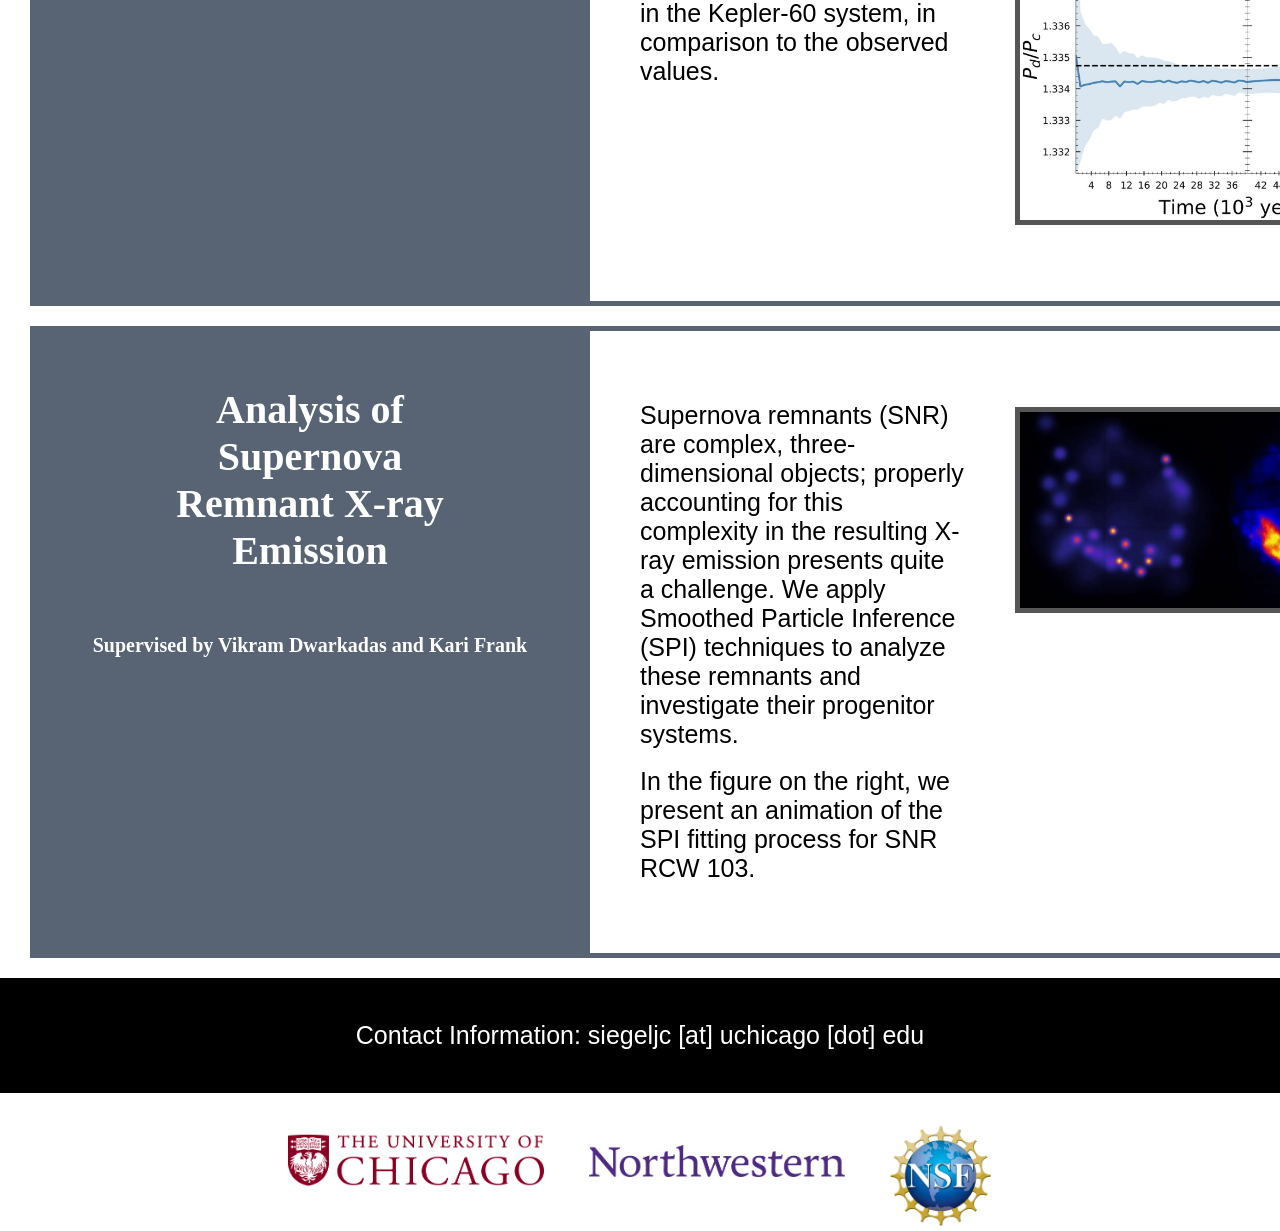
<file: research.html>
<html>

	<head>
		<!-- This text will be displayed on the browser tab -->
		<title>Siegel. J.</title>

		<!-- This is a cascading style sheet (css) with styles for various elements on the page -->
		<link rel="stylesheet" type="text/css" href="src/css/index.css" />
	</head>

	<body>

		<!-- MAIN TITLE -->
		<div class="test">


			<div class="BoxTitle" style="background: none">
			</div>
			<div class="BoxTitle">
				<h2 style="color:white;border-bottom:solid;border-bottom-width: thick">
					Jared Siegel
				</h2>
				<h3>
					Physics and Astrophysics Double Major <br>
					University of Chicago
				</h3>
			</div>
		</div>



		<!-- SUBTITLE -->
		<div class="SubTitle" style="min-width: 960;">
			<a class="PageLink" href="index.html" target="_self">Home</a>
			<a class="PageLink" href="research.html" target="_self">Research</a>
			<a class="PageLink" href="src/files/cv.pdf" target="_blank">CV</a>
			<a class="PageLink" href="https://ui.adsabs.harvard.edu/public-libraries/dC1bfxLkT_-HAf1Ffb9FkA" target="_blank">Publications</a>
			<!-- <a class="PageLink" href="https://www.linkedin.com/in/jared-siegel-baa007197" target="_blank">LinkedIn</a> -->
		</div>


		<!-- SPACER -->
		<div style="width:10px;height:20px "></div>

		<div class="table" style="width: 100%;min-width: 1500px">

			<div class="row">
				<!-- SPACER -->
				<div class="cell" style="width:30px; "></div>

				<div class="cell" id = "lmxb" style="vertical-align:top; background: #586473; padding:30 30 90 30;min-width:500;width:500">
					<!-- <a href="lmxb.html" target="_self"> <h2>Investigating Detection Biases in the Black Hole X-ray Binary Population </h2></a> -->
					<h2 style="color:white; font-size: 40">Investigating Detection Biases in the Black Hole X-ray Binary Population </h2>
					<h3 style="color:white">
						Sponsored by NSF CIERA REU under the supervision of Vicky Kalogera and Christopher Berry
					</h3>				
				</div>

				<div class="cell" style="background: white; padding:70 10 10 50px;vertical-align:top;border-bottom: 5px solid #586473; border-top: 5px solid #586473">
					<p1>
						We are investigating the origin of the lower black hole mass gap, by inferring the detection probabilities of a synthetic population of Milky way binary systems.
					</p1>
					<br><br>
					<p1>
						In the figure on the right, we explore the spatial distribution of detectable systems with respect to the Sun.
					</p1>
					<br><br>
					<!-- <p1>
						See <a href="lmxb.html" target="_self" style="color:black;text-decoration: underline">here</a> for more details.
					</p1> -->
				</div>	

				<div class="cell" style="background: white; padding:60 0 60 0px;width:400px; border-bottom: 5px solid #586473; border-top: 5px solid #586473; border-right: 5px solid #586473 ">

					<figure>
					  <img src="src/images/spatial_distr_small.png" style="width:400px;border: 5px solid #555;">
					</figure>
				</div>			


				<!-- SPACER -->
				<div class="cell" style="width:30px; "></div>

			</div>
		</div>

		<!-- SPACER -->
		<div style="width:10px;height:20px "></div>
		<div class="table" style="width: 100%;min-width: 1500px">

			<div class="row">
				<!-- SPACER -->
				<div class="cell" style="width:30px; "></div>

				<div class="cell" id = "exo" style="vertical-align:top; background: #586473; padding:30 30 90 30;min-width:500;width:500">
					<!-- <a href="lmxb.html" target="_self"> <h2>Exloring Tidal Dynamics in Exo-planet Resonance Chains </h2></a> -->
					<h2 style="color:white; font-size: 40">Exploring Dynamics in Exoplanet Resonant Chains </h2>
					<h3 style="color:white">
						Supervised by Daniel Fabrycky of the University of Chicago
					</h3>				
				</div>

				<div class="cell" style="background: white; padding:70 10 10 50px;vertical-align:top;border-bottom: 5px solid #586473; border-top: 5px solid #586473">
					<p1>
						Resonant chains, systems with two or more resonant pairs, present a unique opportunity to study the migratory history and dynamics of multi-planet systems.
					</p1>
					<br><br>
					<p1>
						In the figure on the right, we present a gas-disk migration simulation of the resonances in the Kepler-60 system, in comparison to the observed values.
					</p1>
					<!-- <br><br>
					<p1>
						See <a href="exo.html" target="_self" style="color:black;text-decoration: underline">here</a> for more details.
					</p1> -->
				</div>	

				<div class="cell" style="background: white; padding:60px 0 60 0 ;width:30%; border-bottom: 5px solid #586473; border-top: 5px solid #586473; border-right: 5px solid #586473">

					<figure>
					  <img src="src/images/period_ratios.PNG" style="width:400;border: 5px solid #555;">
					</figure>
				</div>			


				<!-- SPACER -->
				<div class="cell" style="width:30px; "></div>

			</div>
		</div>

		<!-- SPACER -->
		<div style="width:10px;height:20px "></div>
		<div class="table" style="min-width: 1500px">

			<div class="row" id="SPI_anchor">
				<!-- SPACER -->
				<div class="cell" style="width:30px; "></div>

				<div class="cell" id = "spi" style="vertical-align:top; background: #586473; padding:30 30 90 30;min-width:500;width:500">
					<h2 style="color:white; font-size: 40">Analysis of Supernova Remnant X-ray Emission</h2>
					<h3 style="color:white">

						Supervised by Vikram Dwarkadas and Kari Frank
 
					</h3>				
				</div>

				<div class="cell" style="background: white; padding:70 10 70 50px;vertical-align:top;border-bottom: 5px solid #586473; border-top: 5px solid #586473">
					<p1>
						Supernova remnants (SNR) are complex, three-dimensional
						objects; properly accounting for this complexity in the resulting X-ray emission presents quite a challenge. We apply Smoothed Particle Inference (SPI) techniques to analyze these remnants and investigate their progenitor systems. 
					</p1>
					<br><br>
					<p1>
						In the figure on the right, we present an animation of the SPI fitting process for SNR RCW 103.
					</p1>
					<!-- <br><br>
					<p1>
						See <a href="https://ui.adsabs.harvard.edu/abs/2020AN....341..163S/abstract" target="_blank" style="color:black;text-decoration: underline">here</a> for our recent publication on SNR DEM L71.
					</p1> -->
				</div>	

				<div class="cell" style="background: white; padding:60px 0 60 0;width:400px;border-bottom: 5px solid #586473; border-top: 5px solid #586473; border-right: 5px solid #586473">

					<figure>
					  <img src="src/images/spi.gif" style="width:400px;border: 5px solid #555;">
					</figure>
				</div>			


				<!-- SPACER -->
				<div class="cell" style="width:30px; "></div>

			</div>
		</div>

		<!-- SPACER -->
		<div style="width:10px;height:20px "></div>

		<div class="SubTitle"> 
			<p1 style="color:white"> 
			Contact Information: siegeljc [at] uchicago [dot] edu</p1>
			<br>
		</div>

		<div style="text-align: center; background: white">
			<a href="https://www.uchicago.edu/" target="_blank">
			  <img src="src/images/uchicago.gif" style="width:20%;padding:0 40 0 40;margin:40 auto">
			</a>
			<a href="https://www.northwestern.edu/" target="_blank">
			  <img src="src/images/Northwestern_purple_RGB.png" style="width:20%;margin:50 auto">
			</a>
			<a href="https://www.nsf.gov/" target="_blank">
			  <img src="src/images/nsf.png" style="width:8%;padding:20 40 0 40;margin:-0 auto">
			</a>
		</div>
	</body>

</html>
</file>
<file: assets/css/noscript.css>
/*
	Story by HTML5 UP
	html5up.net | @ajlkn
	Free for personal and commercial use under the CCA 3.0 license (html5up.net/license)
*/

/* Banner (transitions) */

	.banner.onload-content-fade-up .content {
		-moz-transition: none;
		-webkit-transition: none;
		-ms-transition: none;
		transition: none;
	}

	body.is-preload .banner.onload-content-fade-up .content {
		-moz-transform: none;
		-webkit-transform: none;
		-ms-transform: none;
		transform: none;
		opacity: 1;
	}

	.banner.onload-content-fade-down .content {
		-moz-transition: none;
		-webkit-transition: none;
		-ms-transition: none;
		transition: none;
	}

	body.is-preload .banner.onload-content-fade-down .content {
		-moz-transform: none;
		-webkit-transform: none;
		-ms-transform: none;
		transform: none;
		opacity: 1;
	}

	.banner.onload-content-fade-left .content {
		-moz-transition: none;
		-webkit-transition: none;
		-ms-transition: none;
		transition: none;
	}

	body.is-preload .banner.onload-content-fade-left .content {
		-moz-transform: none;
		-webkit-transform: none;
		-ms-transform: none;
		transform: none;
		opacity: 1;
	}

	.banner.onload-content-fade-right .content {
		-moz-transition: none;
		-webkit-transition: none;
		-ms-transition: none;
		transition: none;
	}

	body.is-preload .banner.onload-content-fade-right .content {
		-moz-transform: none;
		-webkit-transform: none;
		-ms-transform: none;
		transform: none;
		opacity: 1;
	}

	.banner.onload-content-fade-in .content {
		-moz-transition: none;
		-webkit-transition: none;
		-ms-transition: none;
		transition: none;
	}

	body.is-preload .banner.onload-content-fade-in .content {
		-moz-transform: none;
		-webkit-transform: none;
		-ms-transform: none;
		transform: none;
		opacity: 1;
	}

	.banner.onload-image-fade-up .image {
		-moz-transition: none;
		-webkit-transition: none;
		-ms-transition: none;
		transition: none;
	}

		.banner.onload-image-fade-up .image img {
			-moz-transition: none;
			-webkit-transition: none;
			-ms-transition: none;
			transition: none;
		}

	body.is-preload .banner.onload-image-fade-up .image {
		-moz-transform: none;
		-webkit-transform: none;
		-ms-transform: none;
		transform: none;
		opacity: 1;
	}

		body.is-preload .banner.onload-image-fade-up .image img {
			opacity: 1;
		}

	.banner.onload-image-fade-down .image {
		-moz-transition: none;
		-webkit-transition: none;
		-ms-transition: none;
		transition: none;
	}

		.banner.onload-image-fade-down .image img {
			-moz-transition: none;
			-webkit-transition: none;
			-ms-transition: none;
			transition: none;
		}

	body.is-preload .banner.onload-image-fade-down .image {
		-moz-transform: none;
		-webkit-transform: none;
		-ms-transform: none;
		transform: none;
		opacity: 1;
	}

		body.is-preload .banner.onload-image-fade-down .image img {
			opacity: 1;
		}

	.banner.onload-image-fade-left .image {
		-moz-transition: none;
		-webkit-transition: none;
		-ms-transition: none;
		transition: none;
	}

		.banner.onload-image-fade-left .image img {
			-moz-transition: none;
			-webkit-transition: none;
			-ms-transition: none;
			transition: none;
		}

	body.is-preload .banner.onload-image-fade-left .image {
		-moz-transform: none;
		-webkit-transform: none;
		-ms-transform: none;
		transform: none;
		opacity: 1;
	}

		body.is-preload .banner.onload-image-fade-left .image img {
			opacity: 1;
		}

	.banner.onload-image-fade-right .image {
		-moz-transition: none;
		-webkit-transition: none;
		-ms-transition: none;
		transition: none;
	}

		.banner.onload-image-fade-right .image img {
			-moz-transition: none;
			-webkit-transition: none;
			-ms-transition: none;
			transition: none;
		}

	body.is-preload .banner.onload-image-fade-right .image {
		-moz-transform: none;
		-webkit-transform: none;
		-ms-transform: none;
		transform: none;
		opacity: 1;
	}

		body.is-preload .banner.onload-image-fade-right .image img {
			opacity: 1;
		}

	.banner.onload-image-fade-in .image img {
		-moz-transition: none;
		-webkit-transition: none;
		-ms-transition: none;
		transition: none;
	}

	body.is-preload .banner.onload-image-fade-in .image img {
		opacity: 1;
	}

	.banner.onscroll-content-fade-up .content {
		-moz-transition: none;
		-webkit-transition: none;
		-ms-transition: none;
		transition: none;
	}

	.banner.onscroll-content-fade-up.is-inactive .content {
		-moz-transform: none;
		-webkit-transform: none;
		-ms-transform: none;
		transform: none;
		opacity: 1;
	}

	.banner.onscroll-content-fade-down .content {
		-moz-transition: none;
		-webkit-transition: none;
		-ms-transition: none;
		transition: none;
	}

	.banner.onscroll-content-fade-down.is-inactive .content {
		-moz-transform: none;
		-webkit-transform: none;
		-ms-transform: none;
		transform: none;
		opacity: 1;
	}

	.banner.onscroll-content-fade-left .content {
		-moz-transition: none;
		-webkit-transition: none;
		-ms-transition: none;
		transition: none;
	}

	.banner.onscroll-content-fade-left.is-inactive .content {
		-moz-transform: none;
		-webkit-transform: none;
		-ms-transform: none;
		transform: none;
		opacity: 1;
	}

	.banner.onscroll-content-fade-right .content {
		-moz-transition: none;
		-webkit-transition: none;
		-ms-transition: none;
		transition: none;
	}

	.banner.onscroll-content-fade-right.is-inactive .content {
		-moz-transform: none;
		-webkit-transform: none;
		-ms-transform: none;
		transform: none;
		opacity: 1;
	}

	.banner.onscroll-content-fade-in .content {
		-moz-transition: none;
		-webkit-transition: none;
		-ms-transition: none;
		transition: none;
	}

	.banner.onscroll-content-fade-in.is-inactive .content {
		-moz-transform: none;
		-webkit-transform: none;
		-ms-transform: none;
		transform: none;
		opacity: 1;
	}

	.banner.onscroll-image-fade-up .image {
		-moz-transition: none;
		-webkit-transition: none;
		-ms-transition: none;
		transition: none;
	}

		.banner.onscroll-image-fade-up .image img {
			-moz-transition: none;
			-webkit-transition: none;
			-ms-transition: none;
			transition: none;
		}

	.banner.onscroll-image-fade-up.is-inactive .image {
		-moz-transform: none;
		-webkit-transform: none;
		-ms-transform: none;
		transform: none;
		opacity: 1;
	}

		.banner.onscroll-image-fade-up.is-inactive .image img {
			opacity: 1;
		}

	.banner.onscroll-image-fade-down .image {
		-moz-transition: none;
		-webkit-transition: none;
		-ms-transition: none;
		transition: none;
	}

		.banner.onscroll-image-fade-down .image img {
			-moz-transition: none;
			-webkit-transition: none;
			-ms-transition: none;
			transition: none;
		}

	.banner.onscroll-image-fade-down.is-inactive .image {
		-moz-transform: none;
		-webkit-transform: none;
		-ms-transform: none;
		transform: none;
		opacity: 1;
	}

		.banner.onscroll-image-fade-down.is-inactive .image img {
			opacity: 1;
		}

	.banner.onscroll-image-fade-left .image {
		-moz-transition: none;
		-webkit-transition: none;
		-ms-transition: none;
		transition: none;
	}

		.banner.onscroll-image-fade-left .image img {
			-moz-transition: none;
			-webkit-transition: none;
			-ms-transition: none;
			transition: none;
		}

	.banner.onscroll-image-fade-left.is-inactive .image {
		-moz-transform: none;
		-webkit-transform: none;
		-ms-transform: none;
		transform: none;
		opacity: 1;
	}

		.banner.onscroll-image-fade-left.is-inactive .image img {
			opacity: 1;
		}

	.banner.onscroll-image-fade-right .image {
		-moz-transition: none;
		-webkit-transition: none;
		-ms-transition: none;
		transition: none;
	}

		.banner.onscroll-image-fade-right .image img {
			-moz-transition: none;
			-webkit-transition: none;
			-ms-transition: none;
			transition: none;
		}

	.banner.onscroll-image-fade-right.is-inactive .image {
		-moz-transform: none;
		-webkit-transform: none;
		-ms-transform: none;
		transform: none;
		opacity: 1;
	}

		.banner.onscroll-image-fade-right.is-inactive .image img {
			opacity: 1;
		}

	.banner.onscroll-image-fade-in .image img {
		-moz-transition: none;
		-webkit-transition: none;
		-ms-transition: none;
		transition: none;
	}

	.banner.onscroll-image-fade-in.is-inactive .image img {
		opacity: 1;
	}
</file>
<file: src/css/index.css>
html {
		height: 100%;
}
body {
		margin: 0;
		padding: 0px;
		border: none;
		color: #000000;
		font-family: sans-serif;
		text-align: left;
		height: 100%;
}

img {
	 border: none;
}


p {
	 text-align: justify;
}

.filledDiv {
	background: #E64A45;
}


/* Figure */

figure {
    display: block;
    /* border: 1px dotted gray; */
    /* margin: 20px; adjust as needed */
}
figure img {
	vertical-align: top;
	margin-left: auto;
	margin-right: auto;
}
figure figcaption {
    /* border: 1px dotted blue; */
    text-align: center;
}
/* LINKS
 ****************************************************************/
a { 
	 text-decoration: none;
	 color: #E64A45;  
} 

a:hover {
		font-style: italic; 
}




/* GENERAL FORMATTING
*******************************************************************/

.test  {
  width: 100%;
  height:550px;
  background-image: url("mountain.jpg");
  text-align:center;
  background-size: cover; /* or contain depending on what you want */
  background-position: center center;
  background-repeat: no-repeat;
  text-align:center;
  margin:auto;
  padding:0;
}


.BoxTitle {
	background-color:black;
	height:200;
	width:400;
	text-align:center;
	padding:2px;
	z-index: 1000;
	margin: 0 auto;
}

.SubTitle {
	text-align:center;
	border-style:solid;
	border-color: "black";
    background: black;
    /*height:60;*/
    padding: 40 
}

h2 {
	font-family:Serif;
	text-align: center;
	font-size: 30;
	/* border-bottom:solid; */
	/* border-bottom-width: thick; */
	width: 70%;
	margin: 30 auto;
	padding: 0 0 30 0;
	color : #586473
}

h3 {
	font-family:Serif;
	text-align: center;
    /*padding: 5px 0 0px 0px;*/
	vertical-align: middle;
	/*text-align: left;*/
	font-size: 20;
	color: white;
	margin: 2;
}

p1 {
	font-family:Arial;
	color:black;
	font-size:25;
}
.contact {
	text-align: center;
	height: 100;
	font-style: Serif;
	background: black;
	color: white; 
}

.footer {
	background: black;
	height: 200
}
/* DIV BASED TABLES */

.table { 
	display: table; 
}
.row { 
	display: table-row; 
}
.cell { 
	display: table-cell; 
}

/* IN SITE NAVIGATION */
.PageLink {
    color: white;
    font-family: Serif;
    font-size: 30;
    font-weight: 500;
	/*text-align: center;*/
    /*font-style: italic;*/
    padding: 100 30 30 100;
	/*vertical-align:middle*/
	white-space: nowrap;
}

.ResearchLink {
	font-family:Serif;
	text-align: center;
	font-size: 40px;
	color: white;
	/*border-bottom:solid;*/
	width: 70%;
	margin: 30 auto;
	padding: 0 0 30 0;
}

.navigator {
    padding: 10px;
    /*border-right: dotted 1px #606060;*/
    background: #ffffff;
    min-height: 400px;
    height: auto;
    margin: 0px;
    text-align: justify;
    margin: 0px 230px 0px 0px;
    position: relative;
}

/* DROPDOWN MENU */

/* Dropdown Button */
.dropbtn {
  background-color: #3498DB;
  color: white;
  padding: 16px;
  font-size: 16px;
  border: none;
  cursor: pointer;
}

/* Dropdown button on hover & focus */
.dropbtn:hover, .dropbtn:focus {
  background-color: #2980B9;
}

/* The container <div> - needed to position the dropdown content */
.dropdown {
  position: relative;
  display: inline-block;
}

/* Dropdown Content (Hidden by Default) */
.dropdown-content {
  display: none;
  position: absolute;
  background-color: #f1f1f1;
  min-width: 160px;
  box-shadow: 0px 8px 16px 0px rgba(0,0,0,0.2);
  z-index: 1;
}

/* Links inside the dropdown */
.dropdown-content a {
  color: black;
  padding: 12px 16px;
  text-decoration: none;
  display: block;
}

/* Change color of dropdown links on hover */
.dropdown-content a:hover {background-color: #ddd}

/* Show the dropdown menu (use JS to add this class to the .dropdown-content container when the user clicks on the dropdown button) */
.show {display:block;}
</file>
<file: assets/css/main.css>
@import url(fontawesome-all.min.css);
@import url("https://fonts.googleapis.com/css?family=Source+Sans+Pro:300,300i,400,400i");

/*
	Story by HTML5 UP
	html5up.net | @ajlkn
	Free for personal and commercial use under the CCA 3.0 license (html5up.net/license)
*/

html, body, div, span, applet, object,
iframe, h1, h2, h3, h4, h5, h6, p, blockquote,
pre, a, abbr, acronym, address, big, cite,
code, del, dfn, em, img, ins, kbd, q, s, samp,
small, strike, strong, sub, sup, tt, var, b,
u, i, center, dl, dt, dd, ol, ul, li, fieldset,
form, label, legend, table, caption, tbody,
tfoot, thead, tr, th, td, article, aside,
canvas, details, embed, figure, figcaption,
footer, header, hgroup, menu, nav, output, ruby,
section, summary, time, mark, audio, video {
	margin: 0;
	padding: 0;
	border: 0;
	font-size: 100%;
	font: inherit;
	vertical-align: baseline;}

article, aside, details, figcaption, figure,
footer, header, hgroup, menu, nav, section {
	display: block;}

body {
	line-height: 1;
}

ol, ul {
	list-style: none;
}

blockquote, q {
	quotes: none;
}

	blockquote:before, blockquote:after, q:before, q:after {
		content: '';
		content: none;
	}

table {
	border-collapse: collapse;
	border-spacing: 0;
}

body {
	-webkit-text-size-adjust: none;
}

mark {
	background-color: transparent;
	color: inherit;
}

input::-moz-focus-inner {
	border: 0;
	padding: 0;
}

input, select, textarea {
	-moz-appearance: none;
	-webkit-appearance: none;
	-ms-appearance: none;
	appearance: none;
}

/* Basic */

	@-ms-viewport {
		width: device-width;
	}

	body {
		-ms-overflow-style: scrollbar;
	}

	@media screen and (max-width: 480px) {

		html, body {
			min-width: 320px;
		}

	}

	html {
		box-sizing: border-box;
	}

	*, *:before, *:after {
		box-sizing: inherit;
	}

	body {
		background: #ffffff;
	}

		body.is-preload *, body.is-preload *:before, body.is-preload *:after {
			-moz-animation: none !important;
			-webkit-animation: none !important;
			-ms-animation: none !important;
			animation: none !important;
			-moz-transition: none !important;
			-webkit-transition: none !important;
			-ms-transition: none !important;
			transition: none !important;
		}

/* Type */

	html {
		font-size: 18pt;
	}

		@media screen and (max-width: 1680px) {

			html {
				font-size: 14pt;
			}

		}

		@media screen and (max-width: 1280px) {

			html {
				font-size: 12pt;
			}

		}

		@media screen and (max-width: 736px) {

			html {
				font-size: 11pt;
			}

		}

		@media screen and (max-width: 360px) {

			html {
				font-size: 10pt;
			}

		}

	body {
		background-color: #ffffff;
		color: #000000;
	}

	body, input, select, textarea {
		font-family: "Source Sans Pro", Helvetica, sans-serif;
		font-size: 1rem;
		font-weight: 300;
		line-height: 1.65;
	}

	a {
		-moz-transition: color 0.2s ease-in-out;
		-webkit-transition: color 0.2s ease-in-out;
		-ms-transition: color 0.2s ease-in-out;
		transition: color 0.2s ease-in-out;
		text-decoration: underline;
	}

		a:hover {
			text-decoration: none;
		}

	strong, b {
		font-weight: 400;
	}

	em, i {
		font-style: italic;
	}

	p {
		margin: 0 0 2rem 0;
	}

		p.major {
			font-size: 1.25rem;
		}

	h1, h2, h3, h4, h5, h6 {
		font-weight: 300;
		line-height: 1.375;
		letter-spacing: -0.05em;
		margin: 0 0 1rem 0;
	}

		h1 a, h2 a, h3 a, h4 a, h5 a, h6 a {
			color: inherit;
			text-decoration: none;
		}

	h1 {
		font-size: 3.5rem;
		line-height: 1.2;
	}

	h2 {
		font-size: 2.25rem;
	}

	h3 {
		font-size: 1.5rem;
	}

	h4 {
		font-size: 1.1rem;
	}

	h5 {
		font-size: 0.9rem;
	}

	h6 {
		font-size: 0.7rem;
	}

	sub {
		font-size: 0.8rem;
		position: relative;
		top: 0.5rem;
	}

	sup {
		font-size: 0.8rem;
		position: relative;
		top: -0.5rem;
	}

	blockquote {
		border-left: solid 4px;
		font-style: italic;
		margin: 0 0 2rem 0;
		padding: 0.5rem 0 0.5rem 2rem;
	}

	code {
		border-radius: 4px;
		font-family: "Courier New", monospace;
		font-size: 0.9em;
		margin: 0 0.25rem;
		padding: 0.25rem 0.325rem;
	}

	pre {
		-webkit-overflow-scrolling: touch;
		font-family: "Courier New", monospace;
		font-size: 0.9em;
		margin: 0 0 2rem 0;
	}

		pre code {
			display: block;
			line-height: 1.5;
			padding: 0.75rem 1rem;
			overflow-x: auto;
		}

	hr {
		border: 0;
		border-bottom: solid 1px;
		margin: 2.5rem 0;
	}

		hr.major {
			margin: 3.5rem 0;
		}

	.align-left {
		text-align: left;
	}

	.align-center {
		text-align: center;
	}

	.align-right {
		text-align: right;
	}

	@media screen and (max-width: 736px) {

		p.major {
			font-size: 1.1rem;
		}

		h1 {
			font-size: 2.5rem;
		}

		h2 {
			font-size: 2rem;
		}

		h3 {
			font-size: 1.25rem;
		}

		h4 {
			font-size: 1rem;
		}

	}

	input, select, textarea {
		color: #000000;
	}

	a {
		color: #000000;
	}

		a:hover {
			color: #47D3E5;
		}

	strong, b {
		color: #000000;
	}

	h1, h2, h3, h4, h5, h6 {
		color: #000000;
	}

	blockquote {
		border-left-color: rgba(0, 0, 0, 0.2);
	}

	code {
		background: rgba(0, 0, 0, 0.05);
		border-color: rgba(0, 0, 0, 0.2);
	}

	hr {
		border-bottom-color: rgba(0, 0, 0, 0.2);
	}

/* Row */

	.row {
		display: flex;
		flex-wrap: wrap;
		box-sizing: border-box;
		align-items: stretch;
	}

		.row > * {
			box-sizing: border-box;
		}

		.row.gtr-uniform > * > :last-child {
			margin-bottom: 0;
		}

		.row.aln-left {
			justify-content: flex-start;
		}

		.row.aln-center {
			justify-content: center;
		}

		.row.aln-right {
			justify-content: flex-end;
		}

		.row.aln-top {
			align-items: flex-start;
		}

		.row.aln-middle {
			align-items: center;
		}

		.row.aln-bottom {
			align-items: flex-end;
		}

		.row > .imp {
			order: -1;
		}

		.row > .col-1 {
			width: 8.33333%;
		}

		.row > .off-1 {
			margin-left: 8.33333%;
		}

		.row > .col-2 {
			width: 16.66667%;
		}

		.row > .off-2 {
			margin-left: 16.66667%;
		}

		.row > .col-3 {
			width: 25%;
		}

		.row > .off-3 {
			margin-left: 25%;
		}

		.row > .col-4 {
			width: 33.33333%;
		}

		.row > .off-4 {
			margin-left: 33.33333%;
		}

		.row > .col-5 {
			width: 41.66667%;
		}

		.row > .off-5 {
			margin-left: 41.66667%;
		}

		.row > .col-6 {
			width: 50%;
		}

		.row > .off-6 {
			margin-left: 50%;
		}

		.row > .col-7 {
			width: 58.33333%;
		}

		.row > .off-7 {
			margin-left: 58.33333%;
		}

		.row > .col-8 {
			width: 66.66667%;
		}

		.row > .off-8 {
			margin-left: 66.66667%;
		}

		.row > .col-9 {
			width: 75%;
		}

		.row > .off-9 {
			margin-left: 75%;
		}

		.row > .col-10 {
			width: 83.33333%;
		}

		.row > .off-10 {
			margin-left: 83.33333%;
		}

		.row > .col-11 {
			width: 91.66667%;
		}

		.row > .off-11 {
			margin-left: 91.66667%;
		}

		.row > .col-12 {
			width: 100%;
		}

		.row > .off-12 {
			margin-left: 100%;
		}

		.row.gtr-0 {
			margin-top: 0;
			margin-left: 0rem;
		}

			.row.gtr-0 > * {
				padding: 0 0 0 0rem;
			}

			.row.gtr-0.gtr-uniform {
				margin-top: 0rem;
			}

				.row.gtr-0.gtr-uniform > * {
					padding-top: 0rem;
				}

		.row.gtr-25 {
			margin-top: 0;
			margin-left: -0.5rem;
		}

			.row.gtr-25 > * {
				padding: 0 0 0 0.5rem;
			}

			.row.gtr-25.gtr-uniform {
				margin-top: -0.5rem;
			}

				.row.gtr-25.gtr-uniform > * {
					padding-top: 0.5rem;
				}

		.row.gtr-50 {
			margin-top: 0;
			margin-left: -1rem;
		}

			.row.gtr-50 > * {
				padding: 0 0 0 1rem;
			}

			.row.gtr-50.gtr-uniform {
				margin-top: -1rem;
			}

				.row.gtr-50.gtr-uniform > * {
					padding-top: 1rem;
				}

		.row {
			margin-top: 0;
			margin-left: -2rem;
		}

			.row > * {
				padding: 0 0 0 2rem;
			}

			.row.gtr-uniform {
				margin-top: -2rem;
			}

				.row.gtr-uniform > * {
					padding-top: 2rem;
				}

		.row.gtr-150 {
			margin-top: 0;
			margin-left: -3rem;
		}

			.row.gtr-150 > * {
				padding: 0 0 0 3rem;
			}

			.row.gtr-150.gtr-uniform {
				margin-top: -3rem;
			}

				.row.gtr-150.gtr-uniform > * {
					padding-top: 3rem;
				}

		.row.gtr-200 {
			margin-top: 0;
			margin-left: -4rem;
		}

			.row.gtr-200 > * {
				padding: 0 0 0 4rem;
			}

			.row.gtr-200.gtr-uniform {
				margin-top: -4rem;
			}

				.row.gtr-200.gtr-uniform > * {
					padding-top: 4rem;
				}

		@media screen and (max-width: 1680px) {

			.row {
				display: flex;
				flex-wrap: wrap;
				box-sizing: border-box;
				align-items: stretch;
			}

				.row > * {
					box-sizing: border-box;
				}

				.row.gtr-uniform > * > :last-child {
					margin-bottom: 0;
				}

				.row.aln-left {
					justify-content: flex-start;
				}

				.row.aln-center {
					justify-content: center;
				}

				.row.aln-right {
					justify-content: flex-end;
				}

				.row.aln-top {
					align-items: flex-start;
				}

				.row.aln-middle {
					align-items: center;
				}

				.row.aln-bottom {
					align-items: flex-end;
				}

				.row > .imp-xlarge {
					order: -1;
				}

				.row > .col-1-xlarge {
					width: 8.33333%;
				}

				.row > .off-1-xlarge {
					margin-left: 8.33333%;
				}

				.row > .col-2-xlarge {
					width: 16.66667%;
				}

				.row > .off-2-xlarge {
					margin-left: 16.66667%;
				}

				.row > .col-3-xlarge {
					width: 25%;
				}

				.row > .off-3-xlarge {
					margin-left: 25%;
				}

				.row > .col-4-xlarge {
					width: 33.33333%;
				}

				.row > .off-4-xlarge {
					margin-left: 33.33333%;
				}

				.row > .col-5-xlarge {
					width: 41.66667%;
				}

				.row > .off-5-xlarge {
					margin-left: 41.66667%;
				}

				.row > .col-6-xlarge {
					width: 50%;
				}

				.row > .off-6-xlarge {
					margin-left: 50%;
				}

				.row > .col-7-xlarge {
					width: 58.33333%;
				}

				.row > .off-7-xlarge {
					margin-left: 58.33333%;
				}

				.row > .col-8-xlarge {
					width: 66.66667%;
				}

				.row > .off-8-xlarge {
					margin-left: 66.66667%;
				}

				.row > .col-9-xlarge {
					width: 75%;
				}

				.row > .off-9-xlarge {
					margin-left: 75%;
				}

				.row > .col-10-xlarge {
					width: 83.33333%;
				}

				.row > .off-10-xlarge {
					margin-left: 83.33333%;
				}

				.row > .col-11-xlarge {
					width: 91.66667%;
				}

				.row > .off-11-xlarge {
					margin-left: 91.66667%;
				}

				.row > .col-12-xlarge {
					width: 100%;
				}

				.row > .off-12-xlarge {
					margin-left: 100%;
				}

				.row.gtr-0 {
					margin-top: 0;
					margin-left: 0rem;
				}

					.row.gtr-0 > * {
						padding: 0 0 0 0rem;
					}

					.row.gtr-0.gtr-uniform {
						margin-top: 0rem;
					}

						.row.gtr-0.gtr-uniform > * {
							padding-top: 0rem;
						}

				.row.gtr-25 {
					margin-top: 0;
					margin-left: -0.5rem;
				}

					.row.gtr-25 > * {
						padding: 0 0 0 0.5rem;
					}

					.row.gtr-25.gtr-uniform {
						margin-top: -0.5rem;
					}

						.row.gtr-25.gtr-uniform > * {
							padding-top: 0.5rem;
						}

				.row.gtr-50 {
					margin-top: 0;
					margin-left: -1rem;
				}

					.row.gtr-50 > * {
						padding: 0 0 0 1rem;
					}

					.row.gtr-50.gtr-uniform {
						margin-top: -1rem;
					}

						.row.gtr-50.gtr-uniform > * {
							padding-top: 1rem;
						}

				.row {
					margin-top: 0;
					margin-left: -2rem;
				}

					.row > * {
						padding: 0 0 0 2rem;
					}

					.row.gtr-uniform {
						margin-top: -2rem;
					}

						.row.gtr-uniform > * {
							padding-top: 2rem;
						}

				.row.gtr-150 {
					margin-top: 0;
					margin-left: -3rem;
				}

					.row.gtr-150 > * {
						padding: 0 0 0 3rem;
					}

					.row.gtr-150.gtr-uniform {
						margin-top: -3rem;
					}

						.row.gtr-150.gtr-uniform > * {
							padding-top: 3rem;
						}

				.row.gtr-200 {
					margin-top: 0;
					margin-left: -4rem;
				}

					.row.gtr-200 > * {
						padding: 0 0 0 4rem;
					}

					.row.gtr-200.gtr-uniform {
						margin-top: -4rem;
					}

						.row.gtr-200.gtr-uniform > * {
							padding-top: 4rem;
						}

		}

		@media screen and (max-width: 1280px) {

			.row {
				display: flex;
				flex-wrap: wrap;
				box-sizing: border-box;
				align-items: stretch;
			}

				.row > * {
					box-sizing: border-box;
				}

				.row.gtr-uniform > * > :last-child {
					margin-bottom: 0;
				}

				.row.aln-left {
					justify-content: flex-start;
				}

				.row.aln-center {
					justify-content: center;
				}

				.row.aln-right {
					justify-content: flex-end;
				}

				.row.aln-top {
					align-items: flex-start;
				}

				.row.aln-middle {
					align-items: center;
				}

				.row.aln-bottom {
					align-items: flex-end;
				}

				.row > .imp-large {
					order: -1;
				}

				.row > .col-1-large {
					width: 8.33333%;
				}

				.row > .off-1-large {
					margin-left: 8.33333%;
				}

				.row > .col-2-large {
					width: 16.66667%;
				}

				.row > .off-2-large {
					margin-left: 16.66667%;
				}

				.row > .col-3-large {
					width: 25%;
				}

				.row > .off-3-large {
					margin-left: 25%;
				}

				.row > .col-4-large {
					width: 33.33333%;
				}

				.row > .off-4-large {
					margin-left: 33.33333%;
				}

				.row > .col-5-large {
					width: 41.66667%;
				}

				.row > .off-5-large {
					margin-left: 41.66667%;
				}

				.row > .col-6-large {
					width: 50%;
				}

				.row > .off-6-large {
					margin-left: 50%;
				}

				.row > .col-7-large {
					width: 58.33333%;
				}

				.row > .off-7-large {
					margin-left: 58.33333%;
				}

				.row > .col-8-large {
					width: 66.66667%;
				}

				.row > .off-8-large {
					margin-left: 66.66667%;
				}

				.row > .col-9-large {
					width: 75%;
				}

				.row > .off-9-large {
					margin-left: 75%;
				}

				.row > .col-10-large {
					width: 83.33333%;
				}

				.row > .off-10-large {
					margin-left: 83.33333%;
				}

				.row > .col-11-large {
					width: 91.66667%;
				}

				.row > .off-11-large {
					margin-left: 91.66667%;
				}

				.row > .col-12-large {
					width: 100%;
				}

				.row > .off-12-large {
					margin-left: 100%;
				}

				.row.gtr-0 {
					margin-top: 0;
					margin-left: 0rem;
				}

					.row.gtr-0 > * {
						padding: 0 0 0 0rem;
					}

					.row.gtr-0.gtr-uniform {
						margin-top: 0rem;
					}

						.row.gtr-0.gtr-uniform > * {
							padding-top: 0rem;
						}

				.row.gtr-25 {
					margin-top: 0;
					margin-left: -0.5rem;
				}

					.row.gtr-25 > * {
						padding: 0 0 0 0.5rem;
					}

					.row.gtr-25.gtr-uniform {
						margin-top: -0.5rem;
					}

						.row.gtr-25.gtr-uniform > * {
							padding-top: 0.5rem;
						}

				.row.gtr-50 {
					margin-top: 0;
					margin-left: -1rem;
				}

					.row.gtr-50 > * {
						padding: 0 0 0 1rem;
					}

					.row.gtr-50.gtr-uniform {
						margin-top: -1rem;
					}

						.row.gtr-50.gtr-uniform > * {
							padding-top: 1rem;
						}

				.row {
					margin-top: 0;
					margin-left: -2rem;
				}

					.row > * {
						padding: 0 0 0 2rem;
					}

					.row.gtr-uniform {
						margin-top: -2rem;
					}

						.row.gtr-uniform > * {
							padding-top: 2rem;
						}

				.row.gtr-150 {
					margin-top: 0;
					margin-left: -3rem;
				}

					.row.gtr-150 > * {
						padding: 0 0 0 3rem;
					}

					.row.gtr-150.gtr-uniform {
						margin-top: -3rem;
					}

						.row.gtr-150.gtr-uniform > * {
							padding-top: 3rem;
						}

				.row.gtr-200 {
					margin-top: 0;
					margin-left: -4rem;
				}

					.row.gtr-200 > * {
						padding: 0 0 0 4rem;
					}

					.row.gtr-200.gtr-uniform {
						margin-top: -4rem;
					}

						.row.gtr-200.gtr-uniform > * {
							padding-top: 4rem;
						}

		}

		@media screen and (max-width: 980px) {

			.row {
				display: flex;
				flex-wrap: wrap;
				box-sizing: border-box;
				align-items: stretch;
			}

				.row > * {
					box-sizing: border-box;
				}

				.row.gtr-uniform > * > :last-child {
					margin-bottom: 0;
				}

				.row.aln-left {
					justify-content: flex-start;
				}

				.row.aln-center {
					justify-content: center;
				}

				.row.aln-right {
					justify-content: flex-end;
				}

				.row.aln-top {
					align-items: flex-start;
				}

				.row.aln-middle {
					align-items: center;
				}

				.row.aln-bottom {
					align-items: flex-end;
				}

				.row > .imp-medium {
					order: -1;
				}

				.row > .col-1-medium {
					width: 8.33333%;
				}

				.row > .off-1-medium {
					margin-left: 8.33333%;
				}

				.row > .col-2-medium {
					width: 16.66667%;
				}

				.row > .off-2-medium {
					margin-left: 16.66667%;
				}

				.row > .col-3-medium {
					width: 25%;
				}

				.row > .off-3-medium {
					margin-left: 25%;
				}

				.row > .col-4-medium {
					width: 33.33333%;
				}

				.row > .off-4-medium {
					margin-left: 33.33333%;
				}

				.row > .col-5-medium {
					width: 41.66667%;
				}

				.row > .off-5-medium {
					margin-left: 41.66667%;
				}

				.row > .col-6-medium {
					width: 50%;
				}

				.row > .off-6-medium {
					margin-left: 50%;
				}

				.row > .col-7-medium {
					width: 58.33333%;
				}

				.row > .off-7-medium {
					margin-left: 58.33333%;
				}

				.row > .col-8-medium {
					width: 66.66667%;
				}

				.row > .off-8-medium {
					margin-left: 66.66667%;
				}

				.row > .col-9-medium {
					width: 75%;
				}

				.row > .off-9-medium {
					margin-left: 75%;
				}

				.row > .col-10-medium {
					width: 83.33333%;
				}

				.row > .off-10-medium {
					margin-left: 83.33333%;
				}

				.row > .col-11-medium {
					width: 91.66667%;
				}

				.row > .off-11-medium {
					margin-left: 91.66667%;
				}

				.row > .col-12-medium {
					width: 100%;
				}

				.row > .off-12-medium {
					margin-left: 100%;
				}

				.row.gtr-0 {
					margin-top: 0;
					margin-left: 0rem;
				}

					.row.gtr-0 > * {
						padding: 0 0 0 0rem;
					}

					.row.gtr-0.gtr-uniform {
						margin-top: 0rem;
					}

						.row.gtr-0.gtr-uniform > * {
							padding-top: 0rem;
						}

				.row.gtr-25 {
					margin-top: 0;
					margin-left: -0.5rem;
				}

					.row.gtr-25 > * {
						padding: 0 0 0 0.5rem;
					}

					.row.gtr-25.gtr-uniform {
						margin-top: -0.5rem;
					}

						.row.gtr-25.gtr-uniform > * {
							padding-top: 0.5rem;
						}

				.row.gtr-50 {
					margin-top: 0;
					margin-left: -1rem;
				}

					.row.gtr-50 > * {
						padding: 0 0 0 1rem;
					}

					.row.gtr-50.gtr-uniform {
						margin-top: -1rem;
					}

						.row.gtr-50.gtr-uniform > * {
							padding-top: 1rem;
						}

				.row {
					margin-top: 0;
					margin-left: -2rem;
				}

					.row > * {
						padding: 0 0 0 2rem;
					}

					.row.gtr-uniform {
						margin-top: -2rem;
					}

						.row.gtr-uniform > * {
							padding-top: 2rem;
						}

				.row.gtr-150 {
					margin-top: 0;
					margin-left: -3rem;
				}

					.row.gtr-150 > * {
						padding: 0 0 0 3rem;
					}

					.row.gtr-150.gtr-uniform {
						margin-top: -3rem;
					}

						.row.gtr-150.gtr-uniform > * {
							padding-top: 3rem;
						}

				.row.gtr-200 {
					margin-top: 0;
					margin-left: -4rem;
				}

					.row.gtr-200 > * {
						padding: 0 0 0 4rem;
					}

					.row.gtr-200.gtr-uniform {
						margin-top: -4rem;
					}

						.row.gtr-200.gtr-uniform > * {
							padding-top: 4rem;
						}

		}

		@media screen and (max-width: 736px) {

			.row {
				display: flex;
				flex-wrap: wrap;
				box-sizing: border-box;
				align-items: stretch;
			}

				.row > * {
					box-sizing: border-box;
				}

				.row.gtr-uniform > * > :last-child {
					margin-bottom: 0;
				}

				.row.aln-left {
					justify-content: flex-start;
				}

				.row.aln-center {
					justify-content: center;
				}

				.row.aln-right {
					justify-content: flex-end;
				}

				.row.aln-top {
					align-items: flex-start;
				}

				.row.aln-middle {
					align-items: center;
				}

				.row.aln-bottom {
					align-items: flex-end;
				}

				.row > .imp-small {
					order: -1;
				}

				.row > .col-1-small {
					width: 8.33333%;
				}

				.row > .off-1-small {
					margin-left: 8.33333%;
				}

				.row > .col-2-small {
					width: 16.66667%;
				}

				.row > .off-2-small {
					margin-left: 16.66667%;
				}

				.row > .col-3-small {
					width: 25%;
				}

				.row > .off-3-small {
					margin-left: 25%;
				}

				.row > .col-4-small {
					width: 33.33333%;
				}

				.row > .off-4-small {
					margin-left: 33.33333%;
				}

				.row > .col-5-small {
					width: 41.66667%;
				}

				.row > .off-5-small {
					margin-left: 41.66667%;
				}

				.row > .col-6-small {
					width: 50%;
				}

				.row > .off-6-small {
					margin-left: 50%;
				}

				.row > .col-7-small {
					width: 58.33333%;
				}

				.row > .off-7-small {
					margin-left: 58.33333%;
				}

				.row > .col-8-small {
					width: 66.66667%;
				}

				.row > .off-8-small {
					margin-left: 66.66667%;
				}

				.row > .col-9-small {
					width: 75%;
				}

				.row > .off-9-small {
					margin-left: 75%;
				}

				.row > .col-10-small {
					width: 83.33333%;
				}

				.row > .off-10-small {
					margin-left: 83.33333%;
				}

				.row > .col-11-small {
					width: 91.66667%;
				}

				.row > .off-11-small {
					margin-left: 91.66667%;
				}

				.row > .col-12-small {
					width: 100%;
				}

				.row > .off-12-small {
					margin-left: 100%;
				}

				.row.gtr-0 {
					margin-top: 0;
					margin-left: 0rem;
				}

					.row.gtr-0 > * {
						padding: 0 0 0 0rem;
					}

					.row.gtr-0.gtr-uniform {
						margin-top: 0rem;
					}

						.row.gtr-0.gtr-uniform > * {
							padding-top: 0rem;
						}

				.row.gtr-25 {
					margin-top: 0;
					margin-left: -0.5rem;
				}

					.row.gtr-25 > * {
						padding: 0 0 0 0.5rem;
					}

					.row.gtr-25.gtr-uniform {
						margin-top: -0.5rem;
					}

						.row.gtr-25.gtr-uniform > * {
							padding-top: 0.5rem;
						}

				.row.gtr-50 {
					margin-top: 0;
					margin-left: -1rem;
				}

					.row.gtr-50 > * {
						padding: 0 0 0 1rem;
					}

					.row.gtr-50.gtr-uniform {
						margin-top: -1rem;
					}

						.row.gtr-50.gtr-uniform > * {
							padding-top: 1rem;
						}

				.row {
					margin-top: 0;
					margin-left: -2rem;
				}

					.row > * {
						padding: 0 0 0 2rem;
					}

					.row.gtr-uniform {
						margin-top: -2rem;
					}

						.row.gtr-uniform > * {
							padding-top: 2rem;
						}

				.row.gtr-150 {
					margin-top: 0;
					margin-left: -3rem;
				}

					.row.gtr-150 > * {
						padding: 0 0 0 3rem;
					}

					.row.gtr-150.gtr-uniform {
						margin-top: -3rem;
					}

						.row.gtr-150.gtr-uniform > * {
							padding-top: 3rem;
						}

				.row.gtr-200 {
					margin-top: 0;
					margin-left: -4rem;
				}

					.row.gtr-200 > * {
						padding: 0 0 0 4rem;
					}

					.row.gtr-200.gtr-uniform {
						margin-top: -4rem;
					}

						.row.gtr-200.gtr-uniform > * {
							padding-top: 4rem;
						}

		}

		@media screen and (max-width: 480px) {

			.row {
				display: flex;
				flex-wrap: wrap;
				box-sizing: border-box;
				align-items: stretch;
			}

				.row > * {
					box-sizing: border-box;
				}

				.row.gtr-uniform > * > :last-child {
					margin-bottom: 0;
				}

				.row.aln-left {
					justify-content: flex-start;
				}

				.row.aln-center {
					justify-content: center;
				}

				.row.aln-right {
					justify-content: flex-end;
				}

				.row.aln-top {
					align-items: flex-start;
				}

				.row.aln-middle {
					align-items: center;
				}

				.row.aln-bottom {
					align-items: flex-end;
				}

				.row > .imp-xsmall {
					order: -1;
				}

				.row > .col-1-xsmall {
					width: 8.33333%;
				}

				.row > .off-1-xsmall {
					margin-left: 8.33333%;
				}

				.row > .col-2-xsmall {
					width: 16.66667%;
				}

				.row > .off-2-xsmall {
					margin-left: 16.66667%;
				}

				.row > .col-3-xsmall {
					width: 25%;
				}

				.row > .off-3-xsmall {
					margin-left: 25%;
				}

				.row > .col-4-xsmall {
					width: 33.33333%;
				}

				.row > .off-4-xsmall {
					margin-left: 33.33333%;
				}

				.row > .col-5-xsmall {
					width: 41.66667%;
				}

				.row > .off-5-xsmall {
					margin-left: 41.66667%;
				}

				.row > .col-6-xsmall {
					width: 50%;
				}

				.row > .off-6-xsmall {
					margin-left: 50%;
				}

				.row > .col-7-xsmall {
					width: 58.33333%;
				}

				.row > .off-7-xsmall {
					margin-left: 58.33333%;
				}

				.row > .col-8-xsmall {
					width: 66.66667%;
				}

				.row > .off-8-xsmall {
					margin-left: 66.66667%;
				}

				.row > .col-9-xsmall {
					width: 75%;
				}

				.row > .off-9-xsmall {
					margin-left: 75%;
				}

				.row > .col-10-xsmall {
					width: 83.33333%;
				}

				.row > .off-10-xsmall {
					margin-left: 83.33333%;
				}

				.row > .col-11-xsmall {
					width: 91.66667%;
				}

				.row > .off-11-xsmall {
					margin-left: 91.66667%;
				}

				.row > .col-12-xsmall {
					width: 100%;
				}

				.row > .off-12-xsmall {
					margin-left: 100%;
				}

				.row.gtr-0 {
					margin-top: 0;
					margin-left: 0rem;
				}

					.row.gtr-0 > * {
						padding: 0 0 0 0rem;
					}

					.row.gtr-0.gtr-uniform {
						margin-top: 0rem;
					}

						.row.gtr-0.gtr-uniform > * {
							padding-top: 0rem;
						}

				.row.gtr-25 {
					margin-top: 0;
					margin-left: -0.5rem;
				}

					.row.gtr-25 > * {
						padding: 0 0 0 0.5rem;
					}

					.row.gtr-25.gtr-uniform {
						margin-top: -0.5rem;
					}

						.row.gtr-25.gtr-uniform > * {
							padding-top: 0.5rem;
						}

				.row.gtr-50 {
					margin-top: 0;
					margin-left: -1rem;
				}

					.row.gtr-50 > * {
						padding: 0 0 0 1rem;
					}

					.row.gtr-50.gtr-uniform {
						margin-top: -1rem;
					}

						.row.gtr-50.gtr-uniform > * {
							padding-top: 1rem;
						}

				.row {
					margin-top: 0;
					margin-left: -2rem;
				}

					.row > * {
						padding: 0 0 0 2rem;
					}

					.row.gtr-uniform {
						margin-top: -2rem;
					}

						.row.gtr-uniform > * {
							padding-top: 2rem;
						}

				.row.gtr-150 {
					margin-top: 0;
					margin-left: -3rem;
				}

					.row.gtr-150 > * {
						padding: 0 0 0 3rem;
					}

					.row.gtr-150.gtr-uniform {
						margin-top: -3rem;
					}

						.row.gtr-150.gtr-uniform > * {
							padding-top: 3rem;
						}

				.row.gtr-200 {
					margin-top: 0;
					margin-left: -4rem;
				}

					.row.gtr-200 > * {
						padding: 0 0 0 4rem;
					}

					.row.gtr-200.gtr-uniform {
						margin-top: -4rem;
					}

						.row.gtr-200.gtr-uniform > * {
							padding-top: 4rem;
						}

		}

		@media screen and (max-width: 360px) {

			.row {
				display: flex;
				flex-wrap: wrap;
				box-sizing: border-box;
				align-items: stretch;
			}

				.row > * {
					box-sizing: border-box;
				}

				.row.gtr-uniform > * > :last-child {
					margin-bottom: 0;
				}

				.row.aln-left {
					justify-content: flex-start;
				}

				.row.aln-center {
					justify-content: center;
				}

				.row.aln-right {
					justify-content: flex-end;
				}

				.row.aln-top {
					align-items: flex-start;
				}

				.row.aln-middle {
					align-items: center;
				}

				.row.aln-bottom {
					align-items: flex-end;
				}

				.row > .imp-xxsmall {
					order: -1;
				}

				.row > .col-1-xxsmall {
					width: 8.33333%;
				}

				.row > .off-1-xxsmall {
					margin-left: 8.33333%;
				}

				.row > .col-2-xxsmall {
					width: 16.66667%;
				}

				.row > .off-2-xxsmall {
					margin-left: 16.66667%;
				}

				.row > .col-3-xxsmall {
					width: 25%;
				}

				.row > .off-3-xxsmall {
					margin-left: 25%;
				}

				.row > .col-4-xxsmall {
					width: 33.33333%;
				}

				.row > .off-4-xxsmall {
					margin-left: 33.33333%;
				}

				.row > .col-5-xxsmall {
					width: 41.66667%;
				}

				.row > .off-5-xxsmall {
					margin-left: 41.66667%;
				}

				.row > .col-6-xxsmall {
					width: 50%;
				}

				.row > .off-6-xxsmall {
					margin-left: 50%;
				}

				.row > .col-7-xxsmall {
					width: 58.33333%;
				}

				.row > .off-7-xxsmall {
					margin-left: 58.33333%;
				}

				.row > .col-8-xxsmall {
					width: 66.66667%;
				}

				.row > .off-8-xxsmall {
					margin-left: 66.66667%;
				}

				.row > .col-9-xxsmall {
					width: 75%;
				}

				.row > .off-9-xxsmall {
					margin-left: 75%;
				}

				.row > .col-10-xxsmall {
					width: 83.33333%;
				}

				.row > .off-10-xxsmall {
					margin-left: 83.33333%;
				}

				.row > .col-11-xxsmall {
					width: 91.66667%;
				}

				.row > .off-11-xxsmall {
					margin-left: 91.66667%;
				}

				.row > .col-12-xxsmall {
					width: 100%;
				}

				.row > .off-12-xxsmall {
					margin-left: 100%;
				}

				.row.gtr-0 {
					margin-top: 0;
					margin-left: 0rem;
				}

					.row.gtr-0 > * {
						padding: 0 0 0 0rem;
					}

					.row.gtr-0.gtr-uniform {
						margin-top: 0rem;
					}

						.row.gtr-0.gtr-uniform > * {
							padding-top: 0rem;
						}

				.row.gtr-25 {
					margin-top: 0;
					margin-left: -0.5rem;
				}

					.row.gtr-25 > * {
						padding: 0 0 0 0.5rem;
					}

					.row.gtr-25.gtr-uniform {
						margin-top: -0.5rem;
					}

						.row.gtr-25.gtr-uniform > * {
							padding-top: 0.5rem;
						}

				.row.gtr-50 {
					margin-top: 0;
					margin-left: -1rem;
				}

					.row.gtr-50 > * {
						padding: 0 0 0 1rem;
					}

					.row.gtr-50.gtr-uniform {
						margin-top: -1rem;
					}

						.row.gtr-50.gtr-uniform > * {
							padding-top: 1rem;
						}

				.row {
					margin-top: 0;
					margin-left: -2rem;
				}

					.row > * {
						padding: 0 0 0 2rem;
					}

					.row.gtr-uniform {
						margin-top: -2rem;
					}

						.row.gtr-uniform > * {
							padding-top: 2rem;
						}

				.row.gtr-150 {
					margin-top: 0;
					margin-left: -3rem;
				}

					.row.gtr-150 > * {
						padding: 0 0 0 3rem;
					}

					.row.gtr-150.gtr-uniform {
						margin-top: -3rem;
					}

						.row.gtr-150.gtr-uniform > * {
							padding-top: 3rem;
						}

				.row.gtr-200 {
					margin-top: 0;
					margin-left: -4rem;
				}

					.row.gtr-200 > * {
						padding: 0 0 0 4rem;
					}

					.row.gtr-200.gtr-uniform {
						margin-top: -4rem;
					}

						.row.gtr-200.gtr-uniform > * {
							padding-top: 4rem;
						}

		}

/* Box */

	.box {
		border-radius: 4px;
		border: solid 1px;
		margin-bottom: 2rem;
		padding: 1.5rem;
	}

		.box > :last-child,
		.box > :last-child > :last-child,
		.box > :last-child > :last-child > :last-child {
			margin-bottom: 0;
		}

		.box.alt {
			border: 0;
			border-radius: 0;
			padding: 0;
		}

	.box {
		border-color: rgba(0, 0, 0, 0.2);
	}

/* Button */

	input[type="submit"],
	input[type="reset"],
	input[type="button"],
	button,
	.button {
		-moz-appearance: none;
		-webkit-appearance: none;
		-ms-appearance: none;
		appearance: none;
		-moz-transition: background-color 0.2s ease-in-out, box-shadow 0.2s ease-in-out, color 0.2s ease-in-out;
		-webkit-transition: background-color 0.2s ease-in-out, box-shadow 0.2s ease-in-out, color 0.2s ease-in-out;
		-ms-transition: background-color 0.2s ease-in-out, box-shadow 0.2s ease-in-out, color 0.2s ease-in-out;
		transition: background-color 0.2s ease-in-out, box-shadow 0.2s ease-in-out, color 0.2s ease-in-out;
		border: 0;
		cursor: pointer;
		display: inline-block;
		font-weight: 400;
		letter-spacing: 0.125em;
		text-align: center;
		text-decoration: none;
		text-transform: uppercase;
		white-space: nowrap;
		font-size: 0.75rem;
		max-width: 20rem;
		height: 3.75em;
		line-height: 3.75em;
		border-radius: 3.75em;
		padding: 0 2.5em;
		text-overflow: ellipsis;
		overflow: hidden;
	}

		input[type="submit"].icon:before,
		input[type="reset"].icon:before,
		input[type="button"].icon:before,
		button.icon:before,
		.button.icon:before {
			margin-right: 0.5rem;
		}

		input[type="submit"].fit,
		input[type="reset"].fit,
		input[type="button"].fit,
		button.fit,
		.button.fit {
			width: 100%;
		}

		input[type="submit"].small,
		input[type="reset"].small,
		input[type="button"].small,
		button.small,
		.button.small {
			font-size: 0.6rem;
			height: 3.325em;
			line-height: 3.325em;
			border-radius: 3.325em;
			padding: 0 2em;
		}

		input[type="submit"].large,
		input[type="reset"].large,
		input[type="button"].large,
		button.large,
		.button.large {
			font-size: 0.8rem;
			height: 4em;
			line-height: 4em;
			border-radius: 4em;
			padding: 0 3em;
		}

		input[type="submit"].wide,
		input[type="reset"].wide,
		input[type="button"].wide,
		button.wide,
		.button.wide {
			min-width: 14em;
		}

		input[type="submit"].disabled, input[type="submit"]:disabled,
		input[type="reset"].disabled,
		input[type="reset"]:disabled,
		input[type="button"].disabled,
		input[type="button"]:disabled,
		button.disabled,
		button:disabled,
		.button.disabled,
		.button:disabled {
			pointer-events: none;
			opacity: 0.25;
		}

	input[type="submit"],
	input[type="reset"],
	input[type="button"],
	button,
	.button {
		background-color: transparent;
		box-shadow: inset 0 0 0 1px rgba(0, 0, 0, 0.2);
		color: #000000 !important;
	}

		input[type="submit"]:hover,
		input[type="reset"]:hover,
		input[type="button"]:hover,
		button:hover,
		.button:hover {
			box-shadow: inset 0 0 0 1px #47D3E5;
			color: #47D3E5 !important;
		}

		input[type="submit"]:active,
		input[type="reset"]:active,
		input[type="button"]:active,
		button:active,
		.button:active {
			background-color: rgba(71, 211, 229, 0.2);
			box-shadow: inset 0 0 0 1px #47D3E5;
			color: #47D3E5 !important;
		}

		input[type="submit"].primary,
		input[type="reset"].primary,
		input[type="button"].primary,
		button.primary,
		.button.primary {
			background-color: #000000;
			box-shadow: none;
			color: #ffffff !important;
		}

			input[type="submit"].primary:hover,
			input[type="reset"].primary:hover,
			input[type="button"].primary:hover,
			button.primary:hover,
			.button.primary:hover {
				background-color: #47D3E5;
			}

			input[type="submit"].primary:active,
			input[type="reset"].primary:active,
			input[type="button"].primary:active,
			button.primary:active,
			.button.primary:active {
				background-color: #1ebdd1;
			}

/* Form */

	form {
		margin: 0 0 2rem 0;
	}

		form > :last-child {
			margin-bottom: 0;
		}

		form > .fields {
			display: -moz-flex;
			display: -webkit-flex;
			display: -ms-flex;
			display: flex;
			-moz-flex-wrap: wrap;
			-webkit-flex-wrap: wrap;
			-ms-flex-wrap: wrap;
			flex-wrap: wrap;
			width: calc(100% + 3rem);
			margin: -1.5rem 0 2rem -1.5rem;
		}

			form > .fields > .field {
				-moz-flex-grow: 0;
				-webkit-flex-grow: 0;
				-ms-flex-grow: 0;
				flex-grow: 0;
				-moz-flex-shrink: 0;
				-webkit-flex-shrink: 0;
				-ms-flex-shrink: 0;
				flex-shrink: 0;
				padding: 1.5rem 0 0 1.5rem;
				width: calc(100% - 1.5rem);
			}

				form > .fields > .field.half {
					width: calc(50% - 0.75rem);
				}

				form > .fields > .field.third {
					width: calc(100%/3 - 0.5rem);
				}

				form > .fields > .field.quarter {
					width: calc(25% - 0.375rem);
				}

		@media screen and (max-width: 480px) {

			form > .fields {
				width: calc(100% + 3rem);
				margin: -1.5rem 0 2rem -1.5rem;
			}

				form > .fields > .field {
					padding: 1.5rem 0 0 1.5rem;
					width: calc(100% - 1.5rem);
				}

					form > .fields > .field.half {
						width: calc(100% - 1.5rem);
					}

					form > .fields > .field.third {
						width: calc(100% - 1.5rem);
					}

					form > .fields > .field.quarter {
						width: calc(100% - 1.5rem);
					}

		}

	label {
		display: block;
		font-size: 0.9rem;
		font-weight: 400;
		margin: 0 0 1rem 0;
	}

	input[type="text"],
	input[type="password"],
	input[type="email"],
	input[type="tel"],
	input[type="search"],
	input[type="url"],
	select,
	textarea {
		-moz-appearance: none;
		-webkit-appearance: none;
		-ms-appearance: none;
		appearance: none;
		background-color: transparent;
		border-radius: 4px;
		border: none;
		border: solid 1px;
		color: inherit;
		display: block;
		outline: 0;
		padding: 0 0.825rem;
		text-decoration: none;
		width: 100%;
	}

		input[type="text"]:invalid,
		input[type="password"]:invalid,
		input[type="email"]:invalid,
		input[type="tel"]:invalid,
		input[type="search"]:invalid,
		input[type="url"]:invalid,
		select:invalid,
		textarea:invalid {
			box-shadow: none;
		}

	select {
		background-size: 1.25rem;
		background-repeat: no-repeat;
		background-position: calc(100% - 1rem) center;
		height: 2.75rem;
		padding-right: 2.75rem;
		text-overflow: ellipsis;
	}

		select:focus::-ms-value {
			background-color: transparent;
		}

		select::-ms-expand {
			display: none;
		}

	input[type="text"],
	input[type="password"],
	input[type="email"],
	input[type="tel"],
	input[type="search"],
	input[type="url"],
	select {
		height: 2.75rem;
	}

	textarea {
		padding: 0.75rem 1rem;
	}

	input[type="checkbox"],
	input[type="radio"] {
		-moz-appearance: none;
		-webkit-appearance: none;
		-ms-appearance: none;
		appearance: none;
		display: block;
		float: left;
		margin-right: -2rem;
		opacity: 0;
		width: 1rem;
		z-index: -1;
	}

		input[type="checkbox"] + label,
		input[type="radio"] + label {
			text-decoration: none;
			-moz-user-select: none;
			-webkit-user-select: none;
			-ms-user-select: none;
			user-select: none;
			cursor: pointer;
			display: inline-block;
			font-size: 1rem;
			font-weight: 300;
			padding-left: 2.4rem;
			padding-right: 0.75rem;
			position: relative;
			margin-bottom: 0;
		}

			input[type="checkbox"] + label:before,
			input[type="radio"] + label:before {
				-moz-osx-font-smoothing: grayscale;
				-webkit-font-smoothing: antialiased;
				display: inline-block;
				font-style: normal;
				font-variant: normal;
				text-rendering: auto;
				line-height: 1;
				text-transform: none !important;
				font-family: 'Font Awesome 5 Free';
				font-weight: 900;
			}

			input[type="checkbox"] + label:before,
			input[type="radio"] + label:before {
				border-radius: 4px;
				border: solid 1px;
				content: '';
				display: inline-block;
				font-size: 0.8rem;
				height: 1.65rem;
				left: 0;
				line-height: 1.65rem;
				position: absolute;
				text-align: center;
				top: 0;
				width: 1.65rem;
			}

		input[type="checkbox"]:checked + label:before,
		input[type="radio"]:checked + label:before {
			content: '\f00c';
		}

	input[type="checkbox"] + label:before {
		border-radius: 4px;
	}

	input[type="radio"] + label:before {
		border-radius: 100%;
	}

	::-webkit-input-placeholder {
		opacity: 1.0;
	}

	:-moz-placeholder {
		opacity: 1.0;
	}

	::-moz-placeholder {
		opacity: 1.0;
	}

	:-ms-input-placeholder {
		opacity: 1.0;
	}

	label {
		color: #000000;
	}

	input[type="text"],
	input[type="password"],
	input[type="email"],
	input[type="tel"],
	input[type="search"],
	input[type="url"],
	select,
	textarea {
		border-color: rgba(0, 0, 0, 0.2);
	}

		input[type="text"]:focus,
		input[type="password"]:focus,
		input[type="email"]:focus,
		input[type="tel"]:focus,
		input[type="search"]:focus,
		input[type="url"]:focus,
		select:focus,
		textarea:focus {
			border-color: #47D3E5;
			box-shadow: 0 0 0 1px #47D3E5;
		}

	select {
		background-image: url("data:image/svg+xml;charset=utf8,%3Csvg xmlns='http://www.w3.org/2000/svg' width='40' height='40' preserveAspectRatio='none' viewBox='0 0 40 40'%3E%3Cpath d='M9.4,12.3l10.4,10.4l10.4-10.4c0.2-0.2,0.5-0.4,0.9-0.4c0.3,0,0.6,0.1,0.9,0.4l3.3,3.3c0.2,0.2,0.4,0.5,0.4,0.9 c0,0.4-0.1,0.6-0.4,0.9L20.7,31.9c-0.2,0.2-0.5,0.4-0.9,0.4c-0.3,0-0.6-0.1-0.9-0.4L4.3,17.3c-0.2-0.2-0.4-0.5-0.4-0.9 c0-0.4,0.1-0.6,0.4-0.9l3.3-3.3c0.2-0.2,0.5-0.4,0.9-0.4S9.1,12.1,9.4,12.3z' fill='rgba(0, 0, 0, 0.2)' /%3E%3C/svg%3E");
	}

		select option {
			color: #000000;
			background: #ffffff;
		}

	input[type="checkbox"] + label,
	input[type="radio"] + label {
		color: #000000;
	}

		input[type="checkbox"] + label:before,
		input[type="radio"] + label:before {
			border-color: rgba(0, 0, 0, 0.2);
		}

	input[type="checkbox"]:checked + label:before,
	input[type="radio"]:checked + label:before {
		background-color: #000000;
		border-color: #000000;
		color: #ffffff;
	}

	input[type="checkbox"]:focus + label:before,
	input[type="radio"]:focus + label:before {
		border-color: #47D3E5;
		box-shadow: 0 0 0 1px #47D3E5;
	}

	::-webkit-input-placeholder {
		color: rgba(0, 0, 0, 0.75) !important;
	}

	:-moz-placeholder {
		color: rgba(0, 0, 0, 0.75) !important;
	}

	::-moz-placeholder {
		color: rgba(0, 0, 0, 0.75) !important;
	}

	:-ms-input-placeholder {
		color: rgba(0, 0, 0, 0.75) !important;
	}

/* Icon */

	.icon {
		text-decoration: none;
		border-bottom: none;
		position: relative;
		text-align: center;
	}

		.icon:before {
			-moz-osx-font-smoothing: grayscale;
			-webkit-font-smoothing: antialiased;
			display: inline-block;
			font-style: normal;
			font-variant: normal;
			text-rendering: auto;
			line-height: 1;
			text-transform: none !important;
			font-family: 'Font Awesome 5 Free';
			font-weight: 400;
		}

		.icon > .label {
			display: none;
		}

		.icon:before {
			line-height: inherit;
		}

		.icon.solid:before {
			font-weight: 900;
		}

		.icon.brands:before {
			font-family: 'Font Awesome 5 Brands';
		}

		.icon.style2:before {
			border-radius: 2.75em;
			display: inline-block;
			height: 2.75em;
			line-height: 2.75em;
			width: 2.75em;
		}

		.icon.major {
			display: block;
			margin: 0 0 1rem 0;
		}

			.icon.major:before {
				font-size: 1.25rem;
			}

	a.icon.style2:before {
		-moz-transition: background-color 0.2s ease-in-out, box-shadow 0.2s ease-in-out, color 0.2s ease-in-out;
		-webkit-transition: background-color 0.2s ease-in-out, box-shadow 0.2s ease-in-out, color 0.2s ease-in-out;
		-ms-transition: background-color 0.2s ease-in-out, box-shadow 0.2s ease-in-out, color 0.2s ease-in-out;
		transition: background-color 0.2s ease-in-out, box-shadow 0.2s ease-in-out, color 0.2s ease-in-out;
	}

	.icon.style2:before {
		box-shadow: inset 0 0 0 1px rgba(0, 0, 0, 0.2);
	}

	a.icon.style2:hover:before {
		box-shadow: inset 0 0 0 1px #47D3E5;
		color: #47D3E5;
	}

	a.icon.style2:active:before {
		background-color: rgba(71, 211, 229, 0.1);
		box-shadow: inset 0 0 0 1px #47D3E5;
		color: #47D3E5;
	}

/* Image */

	.image {
		border: 0;
		border-radius: 4px;
		display: inline-block;
		position: relative;
	}

		.image img {
			display: block;
			border-radius: 4px;
		}

		.image.left, .image.right {
			width: 40%;
			max-width: 10rem;
		}

			.image.left img, .image.right img {
				width: 100%;
			}

		.image.left {
			float: left;
			margin: 0 1.5rem 1rem 0;
			top: 0.25rem;
		}

		.image.right {
			float: right;
			margin: 0 0 1rem 1.5rem;
			top: 0.25rem;
		}

		.image.fit {
			display: block;
			margin: 0 0 2rem 0;
			width: 100%;
		}

			.image.fit img {
				width: 100%;
			}

		.image.main {
			display: block;
			margin: 0 0 3rem 0;
			width: 100%;
		}

			.image.main img {
				width: 100%;
			}

/* List */

	ol {
		list-style: decimal;
		margin: 0 0 2rem 0;
		padding-left: 1.25rem;
	}

		ol li {
			padding-left: 0.25rem;
		}

	ul {
		list-style: disc;
		margin: 0 0 2rem 0;
		padding-left: 1rem;
	}

		ul li {
			padding-left: 0.5rem;
		}

		ul.alt {
			list-style: none;
			padding-left: 0;
		}

			ul.alt li {
				border-top: solid 1px;
				padding: 0.5rem 0;
			}

				ul.alt li:first-child {
					border-top: 0;
					padding-top: 0;
				}

	dl {
		margin: 0 0 2rem 0;
	}

		dl dt {
			display: block;
			font-weight: 400;
			margin: 0 0 1rem 0;
		}

		dl dd {
			margin-left: 2rem;
		}

		dl.style2 dt {
			width: 25%;
			float: left;
		}

		dl.style2 dd {
			width: 70%;
			float: left;
		}

		dl.style2:after {
			content: '';
			display: block;
			clear: both;
		}

	ul.alt li {
		border-top-color: rgba(0, 0, 0, 0.2);
	}

/* Actions */

	ul.actions {
		display: -moz-flex;
		display: -webkit-flex;
		display: -ms-flex;
		display: flex;
		cursor: default;
		list-style: none;
		margin-left: -1rem;
		padding-left: 0;
	}

		ul.actions li {
			padding: 0 0 0 1rem;
			vertical-align: middle;
		}

		ul.actions.special {
			-moz-justify-content: center;
			-webkit-justify-content: center;
			-ms-justify-content: center;
			justify-content: center;
			width: 100%;
			margin-left: 0;
		}

			ul.actions.special li:first-child {
				padding-left: 0;
			}

		ul.actions.stacked {
			-moz-flex-direction: column;
			-webkit-flex-direction: column;
			-ms-flex-direction: column;
			flex-direction: column;
			margin-left: 0;
		}

			ul.actions.stacked li {
				padding: 1.3rem 0 0 0;
			}

				ul.actions.stacked li:first-child {
					padding-top: 0;
				}

		ul.actions.fit {
			width: calc(100% + 1rem);
		}

			ul.actions.fit li {
				-moz-flex-grow: 1;
				-webkit-flex-grow: 1;
				-ms-flex-grow: 1;
				flex-grow: 1;
				-moz-flex-shrink: 1;
				-webkit-flex-shrink: 1;
				-ms-flex-shrink: 1;
				flex-shrink: 1;
				width: 100%;
			}

				ul.actions.fit li > * {
					width: 100%;
				}

			ul.actions.fit.stacked {
				width: 100%;
			}

		@media screen and (max-width: 480px) {

			ul.actions:not(.fixed) {
				-moz-flex-direction: column;
				-webkit-flex-direction: column;
				-ms-flex-direction: column;
				flex-direction: column;
				margin-left: 0;
				width: 100% !important;
			}

				ul.actions:not(.fixed) li {
					-moz-flex-grow: 1;
					-webkit-flex-grow: 1;
					-ms-flex-grow: 1;
					flex-grow: 1;
					-moz-flex-shrink: 1;
					-webkit-flex-shrink: 1;
					-ms-flex-shrink: 1;
					flex-shrink: 1;
					padding: 1rem 0 0 0;
					text-align: center;
					width: 100%;
				}

					ul.actions:not(.fixed) li > * {
						width: 100%;
					}

					ul.actions:not(.fixed) li:first-child {
						padding-top: 0;
					}

					ul.actions:not(.fixed) li input[type="submit"],
					ul.actions:not(.fixed) li input[type="reset"],
					ul.actions:not(.fixed) li input[type="button"],
					ul.actions:not(.fixed) li button,
					ul.actions:not(.fixed) li .button {
						width: 100%;
					}

						ul.actions:not(.fixed) li input[type="submit"].icon:before,
						ul.actions:not(.fixed) li input[type="reset"].icon:before,
						ul.actions:not(.fixed) li input[type="button"].icon:before,
						ul.actions:not(.fixed) li button.icon:before,
						ul.actions:not(.fixed) li .button.icon:before {
							margin-left: -0.5rem;
						}

		}

/* Icons */

	ul.icons {
		cursor: default;
		list-style: none;
		padding-left: 0;
	}

		ul.icons li {
			display: inline-block;
			padding: 0 0.75rem 0 0;
		}

			ul.icons li:last-child {
				padding-right: 0;
			}

/* Section/Article */

	section.special, article.special {
		text-align: center;
	}

	header p {
		position: relative;
		margin: -0.65rem 0 1.5rem 0;
		font-style: italic;
	}

	header h1 + p {
		font-size: 1.375rem;
	}

	header h2 + p {
		font-size: 1.25rem;
	}

	header h3 + p {
		font-size: 1.1rem;
	}

	header h4 + p,
	header h5 + p,
	header h6 + p {
		font-size: 0.9rem;
	}

	header p {
		color: rgba(0, 0, 0, 0.75);
	}

/* Table */

	.table-wrapper {
		-webkit-overflow-scrolling: touch;
		margin: 0 0 2rem 0;
		overflow-x: auto;
	}

		.table-wrapper > table {
			margin-bottom: 0;
		}

	table {
		margin: 0 0 2rem 0;
		width: 100%;
	}

		table tbody tr {
			border: solid 1px;
			border-left: 0;
			border-right: 0;
		}

		table td {
			padding: 0.75rem 0.75rem;
		}

		table th {
			font-size: 0.9rem;
			font-weight: 400;
			padding: 0 0.75rem 0.75rem 0.75rem;
			text-align: left;
		}

		table thead {
			border-bottom: solid 2px;
		}

		table tfoot {
			border-top: solid 2px;
		}

		table.alt {
			border-collapse: separate;
		}

			table.alt tbody tr td {
				border: solid 1px;
				border-left-width: 0;
				border-top-width: 0;
			}

				table.alt tbody tr td:first-child {
					border-left-width: 1px;
				}

			table.alt tbody tr:first-child td {
				border-top-width: 1px;
			}

			table.alt thead {
				border-bottom: 0;
			}

			table.alt tfoot {
				border-top: 0;
			}

		table.fixed {
			table-layout: fixed;
		}

	table tbody tr {
		border-color: rgba(0, 0, 0, 0.2);
	}

		table tbody tr:nth-child(2n + 1) {
			background-color: rgba(0, 0, 0, 0.05);
		}

		table tbody tr.alt {
			background-color: rgba(0, 0, 0, 0.05) !important;
		}

	table th {
		color: #000000;
	}

	table thead {
		border-bottom-color: rgba(0, 0, 0, 0.2);
	}

	table tfoot {
		border-top-color: rgba(0, 0, 0, 0.2);
	}

	table.alt tbody tr td {
		border-color: rgba(0, 0, 0, 0.2);
	}

	table.uniform tbody tr:nth-child(2n + 1) {
		background-color: transparent;
	}

/* Banner (transitions) */

	.banner.onload-content-fade-up .content {
		-moz-transition: opacity 0.75s ease-in-out, -moz-transform 0.75s ease-in-out;
		-webkit-transition: opacity 0.75s ease-in-out, -webkit-transform 0.75s ease-in-out;
		-ms-transition: opacity 0.75s ease-in-out, -ms-transform 0.75s ease-in-out;
		transition: opacity 0.75s ease-in-out, transform 0.75s ease-in-out;
	}

	body.is-preload .banner.onload-content-fade-up .content {
		-moz-transform: translateY(1rem);
		-webkit-transform: translateY(1rem);
		-ms-transform: translateY(1rem);
		transform: translateY(1rem);
		opacity: 0;
	}

	.banner.onload-content-fade-down .content {
		-moz-transition: opacity 0.75s ease-in-out, -moz-transform 0.75s ease-in-out;
		-webkit-transition: opacity 0.75s ease-in-out, -webkit-transform 0.75s ease-in-out;
		-ms-transition: opacity 0.75s ease-in-out, -ms-transform 0.75s ease-in-out;
		transition: opacity 0.75s ease-in-out, transform 0.75s ease-in-out;
	}

	body.is-preload .banner.onload-content-fade-down .content {
		-moz-transform: translateY(-1rem);
		-webkit-transform: translateY(-1rem);
		-ms-transform: translateY(-1rem);
		transform: translateY(-1rem);
		opacity: 0;
	}

	.banner.onload-content-fade-left .content {
		-moz-transition: opacity 0.75s ease-in-out, -moz-transform 0.75s ease-in-out;
		-webkit-transition: opacity 0.75s ease-in-out, -webkit-transform 0.75s ease-in-out;
		-ms-transition: opacity 0.75s ease-in-out, -ms-transform 0.75s ease-in-out;
		transition: opacity 0.75s ease-in-out, transform 0.75s ease-in-out;
	}

	body.is-preload .banner.onload-content-fade-left .content {
		-moz-transform: translateX(1rem);
		-webkit-transform: translateX(1rem);
		-ms-transform: translateX(1rem);
		transform: translateX(1rem);
		opacity: 0;
	}

	.banner.onload-content-fade-right .content {
		-moz-transition: opacity 0.75s ease-in-out, -moz-transform 0.75s ease-in-out;
		-webkit-transition: opacity 0.75s ease-in-out, -webkit-transform 0.75s ease-in-out;
		-ms-transition: opacity 0.75s ease-in-out, -ms-transform 0.75s ease-in-out;
		transition: opacity 0.75s ease-in-out, transform 0.75s ease-in-out;
	}

	body.is-preload .banner.onload-content-fade-right .content {
		-moz-transform: translateX(-1rem);
		-webkit-transform: translateX(-1rem);
		-ms-transform: translateX(-1rem);
		transform: translateX(-1rem);
		opacity: 0;
	}

	.banner.onload-content-fade-in .content {
		-moz-transition: opacity 0.75s ease-in-out;
		-webkit-transition: opacity 0.75s ease-in-out;
		-ms-transition: opacity 0.75s ease-in-out;
		transition: opacity 0.75s ease-in-out;
	}

	body.is-preload .banner.onload-content-fade-in .content {
		opacity: 0;
	}

	.banner.onload-image-fade-up .image {
		-moz-transition: opacity 0.75s ease-in-out, -moz-transform 0.75s ease-in-out;
		-webkit-transition: opacity 0.75s ease-in-out, -webkit-transform 0.75s ease-in-out;
		-ms-transition: opacity 0.75s ease-in-out, -ms-transform 0.75s ease-in-out;
		transition: opacity 0.75s ease-in-out, transform 0.75s ease-in-out;
	}

		.banner.onload-image-fade-up .image img {
			-moz-transition: opacity 0.75s ease-in-out;
			-webkit-transition: opacity 0.75s ease-in-out;
			-ms-transition: opacity 0.75s ease-in-out;
			transition: opacity 0.75s ease-in-out;
			-moz-transition-delay: 0.5625s;
			-webkit-transition-delay: 0.5625s;
			-ms-transition-delay: 0.5625s;
			transition-delay: 0.5625s;
		}

	body.is-preload .banner.onload-image-fade-up .image {
		-moz-transform: translateY(1rem);
		-webkit-transform: translateY(1rem);
		-ms-transform: translateY(1rem);
		transform: translateY(1rem);
		opacity: 0;
	}

		body.is-preload .banner.onload-image-fade-up .image img {
			opacity: 0;
		}

	.banner.onload-image-fade-down .image {
		-moz-transition: opacity 0.75s ease-in-out, -moz-transform 0.75s ease-in-out;
		-webkit-transition: opacity 0.75s ease-in-out, -webkit-transform 0.75s ease-in-out;
		-ms-transition: opacity 0.75s ease-in-out, -ms-transform 0.75s ease-in-out;
		transition: opacity 0.75s ease-in-out, transform 0.75s ease-in-out;
	}

		.banner.onload-image-fade-down .image img {
			-moz-transition: opacity 0.75s ease-in-out;
			-webkit-transition: opacity 0.75s ease-in-out;
			-ms-transition: opacity 0.75s ease-in-out;
			transition: opacity 0.75s ease-in-out;
			-moz-transition-delay: 0.5625s;
			-webkit-transition-delay: 0.5625s;
			-ms-transition-delay: 0.5625s;
			transition-delay: 0.5625s;
		}

	body.is-preload .banner.onload-image-fade-down .image {
		-moz-transform: translateY(-1rem);
		-webkit-transform: translateY(-1rem);
		-ms-transform: translateY(-1rem);
		transform: translateY(-1rem);
		opacity: 0;
	}

		body.is-preload .banner.onload-image-fade-down .image img {
			opacity: 0;
		}

	.banner.onload-image-fade-left .image {
		-moz-transition: opacity 0.75s ease-in-out, -moz-transform 0.75s ease-in-out;
		-webkit-transition: opacity 0.75s ease-in-out, -webkit-transform 0.75s ease-in-out;
		-ms-transition: opacity 0.75s ease-in-out, -ms-transform 0.75s ease-in-out;
		transition: opacity 0.75s ease-in-out, transform 0.75s ease-in-out;
	}

		.banner.onload-image-fade-left .image img {
			-moz-transition: opacity 0.75s ease-in-out;
			-webkit-transition: opacity 0.75s ease-in-out;
			-ms-transition: opacity 0.75s ease-in-out;
			transition: opacity 0.75s ease-in-out;
			-moz-transition-delay: 0.5625s;
			-webkit-transition-delay: 0.5625s;
			-ms-transition-delay: 0.5625s;
			transition-delay: 0.5625s;
		}

	body.is-preload .banner.onload-image-fade-left .image {
		-moz-transform: translateX(1rem);
		-webkit-transform: translateX(1rem);
		-ms-transform: translateX(1rem);
		transform: translateX(1rem);
		opacity: 0;
	}

		body.is-preload .banner.onload-image-fade-left .image img {
			opacity: 0;
		}

	.banner.onload-image-fade-right .image {
		-moz-transition: opacity 0.75s ease-in-out, -moz-transform 0.75s ease-in-out;
		-webkit-transition: opacity 0.75s ease-in-out, -webkit-transform 0.75s ease-in-out;
		-ms-transition: opacity 0.75s ease-in-out, -ms-transform 0.75s ease-in-out;
		transition: opacity 0.75s ease-in-out, transform 0.75s ease-in-out;
	}

		.banner.onload-image-fade-right .image img {
			-moz-transition: opacity 0.75s ease-in-out;
			-webkit-transition: opacity 0.75s ease-in-out;
			-ms-transition: opacity 0.75s ease-in-out;
			transition: opacity 0.75s ease-in-out;
			-moz-transition-delay: 0.5625s;
			-webkit-transition-delay: 0.5625s;
			-ms-transition-delay: 0.5625s;
			transition-delay: 0.5625s;
		}

	body.is-preload .banner.onload-image-fade-right .image {
		-moz-transform: translateX(-1rem);
		-webkit-transform: translateX(-1rem);
		-ms-transform: translateX(-1rem);
		transform: translateX(-1rem);
		opacity: 0;
	}

		body.is-preload .banner.onload-image-fade-right .image img {
			opacity: 0;
		}

	.banner.onload-image-fade-in .image img {
		-moz-transition: opacity 0.75s ease-in-out;
		-webkit-transition: opacity 0.75s ease-in-out;
		-ms-transition: opacity 0.75s ease-in-out;
		transition: opacity 0.75s ease-in-out;
	}

	body.is-preload .banner.onload-image-fade-in .image img {
		opacity: 0;
	}

	.banner.onscroll-content-fade-up .content {
		-moz-transition: opacity 0.75s ease-in-out, -moz-transform 0.75s ease-in-out;
		-webkit-transition: opacity 0.75s ease-in-out, -webkit-transform 0.75s ease-in-out;
		-ms-transition: opacity 0.75s ease-in-out, -ms-transform 0.75s ease-in-out;
		transition: opacity 0.75s ease-in-out, transform 0.75s ease-in-out;
	}

	.banner.onscroll-content-fade-up.is-inactive .content {
		-moz-transform: translateY(1rem);
		-webkit-transform: translateY(1rem);
		-ms-transform: translateY(1rem);
		transform: translateY(1rem);
		opacity: 0;
	}

	.banner.onscroll-content-fade-down .content {
		-moz-transition: opacity 0.75s ease-in-out, -moz-transform 0.75s ease-in-out;
		-webkit-transition: opacity 0.75s ease-in-out, -webkit-transform 0.75s ease-in-out;
		-ms-transition: opacity 0.75s ease-in-out, -ms-transform 0.75s ease-in-out;
		transition: opacity 0.75s ease-in-out, transform 0.75s ease-in-out;
	}

	.banner.onscroll-content-fade-down.is-inactive .content {
		-moz-transform: translateY(-1rem);
		-webkit-transform: translateY(-1rem);
		-ms-transform: translateY(-1rem);
		transform: translateY(-1rem);
		opacity: 0;
	}

	.banner.onscroll-content-fade-left .content {
		-moz-transition: opacity 0.75s ease-in-out, -moz-transform 0.75s ease-in-out;
		-webkit-transition: opacity 0.75s ease-in-out, -webkit-transform 0.75s ease-in-out;
		-ms-transition: opacity 0.75s ease-in-out, -ms-transform 0.75s ease-in-out;
		transition: opacity 0.75s ease-in-out, transform 0.75s ease-in-out;
	}

	.banner.onscroll-content-fade-left.is-inactive .content {
		-moz-transform: translateX(1rem);
		-webkit-transform: translateX(1rem);
		-ms-transform: translateX(1rem);
		transform: translateX(1rem);
		opacity: 0;
	}

	.banner.onscroll-content-fade-right .content {
		-moz-transition: opacity 0.75s ease-in-out, -moz-transform 0.75s ease-in-out;
		-webkit-transition: opacity 0.75s ease-in-out, -webkit-transform 0.75s ease-in-out;
		-ms-transition: opacity 0.75s ease-in-out, -ms-transform 0.75s ease-in-out;
		transition: opacity 0.75s ease-in-out, transform 0.75s ease-in-out;
	}

	.banner.onscroll-content-fade-right.is-inactive .content {
		-moz-transform: translateX(-1rem);
		-webkit-transform: translateX(-1rem);
		-ms-transform: translateX(-1rem);
		transform: translateX(-1rem);
		opacity: 0;
	}

	.banner.onscroll-content-fade-in .content {
		-moz-transition: opacity 0.75s ease-in-out;
		-webkit-transition: opacity 0.75s ease-in-out;
		-ms-transition: opacity 0.75s ease-in-out;
		transition: opacity 0.75s ease-in-out;
	}

	.banner.onscroll-content-fade-in.is-inactive .content {
		opacity: 0;
	}

	.banner.onscroll-image-fade-up .image {
		-moz-transition: opacity 0.75s ease-in-out, -moz-transform 0.75s ease-in-out;
		-webkit-transition: opacity 0.75s ease-in-out, -webkit-transform 0.75s ease-in-out;
		-ms-transition: opacity 0.75s ease-in-out, -ms-transform 0.75s ease-in-out;
		transition: opacity 0.75s ease-in-out, transform 0.75s ease-in-out;
	}

		.banner.onscroll-image-fade-up .image img {
			-moz-transition: opacity 0.75s ease-in-out;
			-webkit-transition: opacity 0.75s ease-in-out;
			-ms-transition: opacity 0.75s ease-in-out;
			transition: opacity 0.75s ease-in-out;
			-moz-transition-delay: 0.5625s;
			-webkit-transition-delay: 0.5625s;
			-ms-transition-delay: 0.5625s;
			transition-delay: 0.5625s;
		}

	.banner.onscroll-image-fade-up.is-inactive .image {
		-moz-transform: translateY(1rem);
		-webkit-transform: translateY(1rem);
		-ms-transform: translateY(1rem);
		transform: translateY(1rem);
		opacity: 0;
	}

		.banner.onscroll-image-fade-up.is-inactive .image img {
			opacity: 0;
		}

	.banner.onscroll-image-fade-down .image {
		-moz-transition: opacity 0.75s ease-in-out, -moz-transform 0.75s ease-in-out;
		-webkit-transition: opacity 0.75s ease-in-out, -webkit-transform 0.75s ease-in-out;
		-ms-transition: opacity 0.75s ease-in-out, -ms-transform 0.75s ease-in-out;
		transition: opacity 0.75s ease-in-out, transform 0.75s ease-in-out;
	}

		.banner.onscroll-image-fade-down .image img {
			-moz-transition: opacity 0.75s ease-in-out;
			-webkit-transition: opacity 0.75s ease-in-out;
			-ms-transition: opacity 0.75s ease-in-out;
			transition: opacity 0.75s ease-in-out;
			-moz-transition-delay: 0.5625s;
			-webkit-transition-delay: 0.5625s;
			-ms-transition-delay: 0.5625s;
			transition-delay: 0.5625s;
		}

	.banner.onscroll-image-fade-down.is-inactive .image {
		-moz-transform: translateY(-1rem);
		-webkit-transform: translateY(-1rem);
		-ms-transform: translateY(-1rem);
		transform: translateY(-1rem);
		opacity: 0;
	}

		.banner.onscroll-image-fade-down.is-inactive .image img {
			opacity: 0;
		}

	.banner.onscroll-image-fade-left .image {
		-moz-transition: opacity 0.75s ease-in-out, -moz-transform 0.75s ease-in-out;
		-webkit-transition: opacity 0.75s ease-in-out, -webkit-transform 0.75s ease-in-out;
		-ms-transition: opacity 0.75s ease-in-out, -ms-transform 0.75s ease-in-out;
		transition: opacity 0.75s ease-in-out, transform 0.75s ease-in-out;
	}

		.banner.onscroll-image-fade-left .image img {
			-moz-transition: opacity 0.75s ease-in-out;
			-webkit-transition: opacity 0.75s ease-in-out;
			-ms-transition: opacity 0.75s ease-in-out;
			transition: opacity 0.75s ease-in-out;
			-moz-transition-delay: 0.5625s;
			-webkit-transition-delay: 0.5625s;
			-ms-transition-delay: 0.5625s;
			transition-delay: 0.5625s;
		}

	.banner.onscroll-image-fade-left.is-inactive .image {
		-moz-transform: translateX(1rem);
		-webkit-transform: translateX(1rem);
		-ms-transform: translateX(1rem);
		transform: translateX(1rem);
		opacity: 0;
	}

		.banner.onscroll-image-fade-left.is-inactive .image img {
			opacity: 0;
		}

	.banner.onscroll-image-fade-right .image {
		-moz-transition: opacity 0.75s ease-in-out, -moz-transform 0.75s ease-in-out;
		-webkit-transition: opacity 0.75s ease-in-out, -webkit-transform 0.75s ease-in-out;
		-ms-transition: opacity 0.75s ease-in-out, -ms-transform 0.75s ease-in-out;
		transition: opacity 0.75s ease-in-out, transform 0.75s ease-in-out;
	}

		.banner.onscroll-image-fade-right .image img {
			-moz-transition: opacity 0.75s ease-in-out;
			-webkit-transition: opacity 0.75s ease-in-out;
			-ms-transition: opacity 0.75s ease-in-out;
			transition: opacity 0.75s ease-in-out;
			-moz-transition-delay: 0.5625s;
			-webkit-transition-delay: 0.5625s;
			-ms-transition-delay: 0.5625s;
			transition-delay: 0.5625s;
		}

	.banner.onscroll-image-fade-right.is-inactive .image {
		-moz-transform: translateX(-1rem);
		-webkit-transform: translateX(-1rem);
		-ms-transform: translateX(-1rem);
		transform: translateX(-1rem);
		opacity: 0;
	}

		.banner.onscroll-image-fade-right.is-inactive .image img {
			opacity: 0;
		}

	.banner.onscroll-image-fade-in .image img {
		-moz-transition: opacity 0.75s ease-in-out;
		-webkit-transition: opacity 0.75s ease-in-out;
		-ms-transition: opacity 0.75s ease-in-out;
		transition: opacity 0.75s ease-in-out;
	}

	.banner.onscroll-image-fade-in.is-inactive .image img {
		opacity: 0;
	}

/* Banner (style1) */

	.banner.style1 {
		-moz-align-items: -moz-stretch;
		-webkit-align-items: -webkit-stretch;
		-ms-align-items: -ms-stretch;
		align-items: stretch;
		display: -moz-flex;
		display: -webkit-flex;
		display: -ms-flex;
		display: flex;
		-moz-flex-direction: row;
		-webkit-flex-direction: row;
		-ms-flex-direction: row;
		flex-direction: row;
		-moz-justify-content: -moz-flex-end;
		-webkit-justify-content: -webkit-flex-end;
		-ms-justify-content: -ms-flex-end;
		justify-content: flex-end;
		position: relative;
		text-align: left;
		overflow-x: hidden;
	}

		.banner.style1 .content {
			padding: 7rem 7rem 5rem 7rem ;
			-moz-align-self: center;
			-webkit-align-self: center;
			-ms-align-self: center;
			align-self: center;
			-moz-flex-grow: 1;
			-webkit-flex-grow: 1;
			-ms-flex-grow: 1;
			flex-grow: 1;
			-moz-flex-shrink: 1;
			-webkit-flex-shrink: 1;
			-ms-flex-shrink: 1;
			flex-shrink: 1;
			width: 50%;
			max-width: 48rem;
			margin: 0 auto;
		}

		.banner.style1 .image {
			-moz-flex-grow: 0;
			-webkit-flex-grow: 0;
			-ms-flex-grow: 0;
			flex-grow: 0;
			-moz-flex-shrink: 0;
			-webkit-flex-shrink: 0;
			-ms-flex-shrink: 0;
			flex-shrink: 0;
			border-radius: 0;
			width: 50%;
		}

			.banner.style1 .image img {
				-moz-object-fit: cover;
				-webkit-object-fit: cover;
				-ms-object-fit: cover;
				object-fit: cover;
				-moz-object-position: center;
				-webkit-object-position: center;
				-ms-object-position: center;
				object-position: center;
				display: block;
				position: absolute;
				top: 0;
				left: 0;
				width: 100%;
				height: 100%;
				border-radius: 0;
			}

		@media screen and (max-width: 1680px) {

			.banner.style1 .content {
				padding: 5rem 5rem 3rem 5rem ;
			}

		}

		@media screen and (max-width: 1280px) {

			.banner.style1 .content {
				padding: 4rem 4rem 2rem 4rem ;
			}

		}

		@media screen and (max-width: 980px) {

			.banner.style1 .content {
				padding: 3.75rem 3rem 1.75rem 3rem ;
			}

		}

		@media screen and (max-width: 736px) {

			.banner.style1 .content {
				padding: 2.5rem 2rem 0.5rem 2rem ;
			}

		}

		@media screen and (orientation: portrait) {

			.banner.style1 {
				-moz-flex-direction: column-reverse;
				-webkit-flex-direction: column-reverse;
				-ms-flex-direction: column-reverse;
				flex-direction: column-reverse;
				text-align: center;
			}

				.banner.style1 .content {
					display: -moz-flex;
					display: -webkit-flex;
					display: -ms-flex;
					display: flex;
					-moz-flex-direction: column;
					-webkit-flex-direction: column;
					-ms-flex-direction: column;
					flex-direction: column;
					-moz-justify-content: center;
					-webkit-justify-content: center;
					-ms-justify-content: center;
					justify-content: center;
					width: 100%;
					max-width: 100%;
				}

				.banner.style1 .image {
					width: 100%;
					max-width: 100%;
					height: 45vh;
				}

		}

		.banner.style1.fullscreen {
			min-height: 100vh;
		}

			@media screen and (orientation: portrait) {

				.banner.style1.fullscreen .content {
					min-height: 50vh;
				}

				.banner.style1.fullscreen .image {
					height: 50vh;
				}

			}

		.banner.style1.orient-right {
			-moz-flex-direction: row-reverse;
			-webkit-flex-direction: row-reverse;
			-ms-flex-direction: row-reverse;
			flex-direction: row-reverse;
		}

			@media screen and (orientation: portrait) {

				.banner.style1.orient-right {
					-moz-flex-direction: column-reverse;
					-webkit-flex-direction: column-reverse;
					-ms-flex-direction: column-reverse;
					flex-direction: column-reverse;
				}

			}

		.banner.style1.content-align-center {
			text-align: center;
		}

		.banner.style1.content-align-right {
			text-align: right;
		}

			@media screen and (orientation: portrait) {

				.banner.style1.content-align-right {
					text-align: center;
				}

			}

		.banner.style1.image-position-left .image img {
			-moz-object-position: left;
			-webkit-object-position: left;
			-ms-object-position: left;
			object-position: left;
		}

		.banner.style1.image-position-right .image img {
			-moz-object-position: right;
			-webkit-object-position: right;
			-ms-object-position: right;
			object-position: right;
		}

/* Banner (style2) */

	.banner.style2 {
		padding: 5.25rem 5.25rem 3.25rem 5.25rem ;
		-moz-align-items: center;
		-webkit-align-items: center;
		-ms-align-items: center;
		align-items: center;
		display: -moz-flex;
		display: -webkit-flex;
		display: -ms-flex;
		display: flex;
		-moz-justify-content: center;
		-webkit-justify-content: center;
		-ms-justify-content: center;
		justify-content: center;
		background-color: inherit;
		position: relative;
		text-align: center;
		overflow-x: hidden;
	}

		.banner.style2 .content {
			padding: 5.25rem 5.25rem 3.25rem 5.25rem ;
			position: relative;
			width: 40rem;
			max-width: 100%;
			background-color: inherit;
			border-radius: 0.5rem;
			margin-bottom: 2rem;
			z-index: 1;
		}

		.banner.style2 .image {
			-moz-flex-grow: 0;
			-webkit-flex-grow: 0;
			-ms-flex-grow: 0;
			flex-grow: 0;
			-moz-flex-shrink: 0;
			-webkit-flex-shrink: 0;
			-ms-flex-shrink: 0;
			flex-shrink: 0;
			position: absolute;
			width: 100%;
			height: 100%;
			top: 0;
			left: 0;
			border-radius: 0;
		}

			.banner.style2 .image img {
				-moz-object-fit: cover;
				-webkit-object-fit: cover;
				-ms-object-fit: cover;
				object-fit: cover;
				-moz-object-position: center;
				-webkit-object-position: center;
				-ms-object-position: center;
				object-position: center;
				display: block;
				position: absolute;
				top: 0;
				left: 0;
				width: 100%;
				height: 100%;
				border-radius: 0;
			}

		@media screen and (max-width: 1680px) {

			.banner.style2 {
				padding: 3.75rem 3.75rem 1.75rem 3.75rem ;
			}

				.banner.style2 .content {
					padding: 3.75rem 3.75rem 1.75rem 3.75rem ;
				}

		}

		@media screen and (max-width: 1280px) {

			.banner.style2 {
				padding: 4rem 3rem 2rem 3rem ;
			}

				.banner.style2 .content {
					padding: 4rem 3rem 2rem 3rem ;
				}

		}

		@media screen and (max-width: 980px) {

			.banner.style2 {
				padding: 3rem 3rem 1rem 3rem ;
			}

				.banner.style2 .content {
					padding: 3.75rem 2.25rem 1.75rem 2.25rem ;
				}

		}

		@media screen and (max-width: 736px) {

			.banner.style2 {
				padding: 2rem 2rem 0.1rem 2rem ;
			}

				.banner.style2 .content {
					padding: 2.5rem 1.5rem 0.5rem 1.5rem ;
				}

		}

		.banner.style2.fullscreen {
			min-height: 100vh;
		}

		.banner.style2.orient-left {
			-moz-justify-content: -moz-flex-start;
			-webkit-justify-content: -webkit-flex-start;
			-ms-justify-content: -ms-flex-start;
			justify-content: flex-start;
			padding-left: 0;
		}

			.banner.style2.orient-left .content {
				border-top-left-radius: 0;
				border-bottom-left-radius: 0;
			}

		.banner.style2.orient-right {
			-moz-justify-content: -moz-flex-end;
			-webkit-justify-content: -webkit-flex-end;
			-ms-justify-content: -ms-flex-end;
			justify-content: flex-end;
			padding-right: 0;
		}

			.banner.style2.orient-right .content {
				border-top-right-radius: 0;
				border-bottom-right-radius: 0;
			}

		.banner.style2.content-align-left {
			text-align: left;
		}

		.banner.style2.content-align-right {
			text-align: right;
		}

		.banner.style2.image-position-left .image img {
			-moz-object-position: left;
			-webkit-object-position: left;
			-ms-object-position: left;
			object-position: left;
		}

		.banner.style2.image-position-right .image img {
			-moz-object-position: right;
			-webkit-object-position: right;
			-ms-object-position: right;
			object-position: right;
		}

/* Banner (style3) */

	.banner.style3 {
		padding: 7rem 7rem 5rem 7rem ;
		-moz-align-items: center;
		-webkit-align-items: center;
		-ms-align-items: center;
		align-items: center;
		display: -moz-flex;
		display: -webkit-flex;
		display: -ms-flex;
		display: flex;
		-moz-flex-direction: row-reverse;
		-webkit-flex-direction: row-reverse;
		-ms-flex-direction: row-reverse;
		flex-direction: row-reverse;
		-moz-justify-content: center;
		-webkit-justify-content: center;
		-ms-justify-content: center;
		justify-content: center;
		position: relative;
		text-align: left;
		overflow-x: hidden;
	}

		.banner.style3 .content {
			width: 31.5rem;
			max-width: 100%;
		}

		.banner.style3 .image {
			-moz-flex-grow: 0;
			-webkit-flex-grow: 0;
			-ms-flex-grow: 0;
			flex-grow: 0;
			-moz-flex-shrink: 0;
			-webkit-flex-shrink: 0;
			-ms-flex-shrink: 0;
			flex-shrink: 0;
			width: 21rem;
			height: 21rem;
			border-radius: 100%;
			margin: 0 3.5rem 2rem 0;
		}

			.banner.style3 .image img {
				-moz-object-fit: cover;
				-webkit-object-fit: cover;
				-ms-object-fit: cover;
				object-fit: cover;
				-moz-object-position: center;
				-webkit-object-position: center;
				-ms-object-position: center;
				object-position: center;
				display: block;
				width: 100%;
				height: 100%;
				border-radius: 100%;
			}

		@media screen and (max-width: 1680px) {

			.banner.style3 {
				padding: 5rem 5rem 3rem 5rem ;
			}

		}

		@media screen and (max-width: 1280px) {

			.banner.style3 {
				padding: 4rem 4rem 2rem 4rem ;
			}

		}

		@media screen and (max-width: 980px) {

			.banner.style3 {
				padding: 3.75rem 3rem 1.75rem 3rem ;
			}

				.banner.style3 .image {
					width: 18.375rem;
					height: 18.375rem;
				}

		}

		@media screen and (max-width: 736px) {

			.banner.style3 {
				padding: 2.5rem 2rem 0.5rem 2rem ;
				-moz-align-items: -moz-flex-start;
				-webkit-align-items: -webkit-flex-start;
				-ms-align-items: -ms-flex-start;
				align-items: flex-start;
			}

				.banner.style3 .image {
					width: 15.75rem;
					height: 15.75rem;
					margin: 0 2rem 2rem 0;
				}

		}

		@media screen and (orientation: portrait) {

			.banner.style3 {
				-moz-align-items: center;
				-webkit-align-items: center;
				-ms-align-items: center;
				align-items: center;
				-moz-flex-direction: column-reverse;
				-webkit-flex-direction: column-reverse;
				-ms-flex-direction: column-reverse;
				flex-direction: column-reverse;
				text-align: center;
			}

				.banner.style3 .content {
					width: 34rem;
					max-width: 100%;
				}

				.banner.style3 .image {
					margin-right: 0;
				}

		}

		.banner.style3.fullscreen {
			min-height: 100vh;
		}

		.banner.style3.orient-left {
			-moz-flex-direction: row;
			-webkit-flex-direction: row;
			-ms-flex-direction: row;
			flex-direction: row;
		}

			.banner.style3.orient-left .image {
				margin: 0 0 2rem 3.5rem;
			}

			@media screen and (max-width: 736px) {

				.banner.style3.orient-left .image {
					margin: 0 0 2rem 2rem;
				}

			}

			@media screen and (orientation: portrait) {

				.banner.style3.orient-left {
					-moz-flex-direction: column-reverse;
					-webkit-flex-direction: column-reverse;
					-ms-flex-direction: column-reverse;
					flex-direction: column-reverse;
				}

					.banner.style3.orient-left .image {
						margin-left: 0;
					}

			}

		.banner.style3.content-align-center {
			text-align: center;
		}

		.banner.style3.content-align-right {
			text-align: right;
		}

		.banner.style3.image-position-left .image img {
			-moz-object-position: left;
			-webkit-object-position: left;
			-ms-object-position: left;
			object-position: left;
		}

		.banner.style3.image-position-right .image img {
			-moz-object-position: right;
			-webkit-object-position: right;
			-ms-object-position: right;
			object-position: right;
		}

/* Banner (style4) */

	.banner.style4 {
		padding: 7rem 7rem 5rem 7rem ;
		-moz-align-items: center;
		-webkit-align-items: center;
		-ms-align-items: center;
		align-items: center;
		display: -moz-flex;
		display: -webkit-flex;
		display: -ms-flex;
		display: flex;
		-moz-flex-direction: row-reverse;
		-webkit-flex-direction: row-reverse;
		-ms-flex-direction: row-reverse;
		flex-direction: row-reverse;
		-moz-justify-content: center;
		-webkit-justify-content: center;
		-ms-justify-content: center;
		justify-content: center;
		position: relative;
		text-align: left;
		overflow-x: hidden;
	}

		.banner.style4 .content {
			width: 31.5rem;
			max-width: 100%;
		}

		.banner.style4 .image {
			-moz-flex-grow: 0;
			-webkit-flex-grow: 0;
			-ms-flex-grow: 0;
			flex-grow: 0;
			-moz-flex-shrink: 0;
			-webkit-flex-shrink: 0;
			-ms-flex-shrink: 0;
			flex-shrink: 0;
			border-radius: 0;
			border: solid 1px;
			width: 13rem;
			height: 23.11111rem;
			margin-top: 2.5rem;
			margin-bottom: 5rem;
			margin-right: 3.5rem;
		}

			.banner.style4 .image img {
				-moz-object-fit: cover;
				-webkit-object-fit: cover;
				-ms-object-fit: cover;
				object-fit: cover;
				-moz-object-position: center;
				-webkit-object-position: center;
				-ms-object-position: center;
				object-position: center;
				display: block;
				width: 100%;
				height: 100%;
				border-radius: 0;
			}

			.banner.style4 .image:before {
				content: '';
				display: block;
				background-position: center;
				background-repeat: no-repeat;
				border: solid 1px;
				border-bottom: 0;
			}

			.banner.style4 .image:after {
				content: '';
				display: block;
				background-position: center;
				background-repeat: no-repeat;
				border: solid 1px;
				border-top: 0;
			}

			.banner.style4 .image:before {
				height: 2.5rem;
				background-size: 64px 32px;
				margin-top: -2.5rem;
				border-radius: 1rem 1rem 0 0;
			}

			.banner.style4 .image:after {
				height: 3rem;
				background-size: 64px 32px;
				margin-bottom: -3rem;
				border-radius: 0 0 1rem 1rem;
			}

		@media screen and (max-width: 1680px) {

			.banner.style4 {
				padding: 5rem 5rem 3rem 5rem ;
			}

		}

		@media screen and (max-width: 1280px) {

			.banner.style4 {
				padding: 4rem 4rem 2rem 4rem ;
			}

		}

		@media screen and (max-width: 980px) {

			.banner.style4 {
				padding: 3.75rem 3rem 1.75rem 3rem ;
			}

				.banner.style4 .image {
					width: 11.375rem;
					height: 20.22222rem;
					margin-top: 2.1875rem;
					margin-bottom: 4.625rem;
				}

					.banner.style4 .image:before {
						height: 2.1875rem;
						background-size: 56px 28px;
						margin-top: -2.1875rem;
						border-radius: 0.875rem 0.875rem 0 0;
					}

					.banner.style4 .image:after {
						height: 2.625rem;
						background-size: 56px 28px;
						margin-bottom: -2.625rem;
						border-radius: 0 0 0.875rem 0.875rem;
					}

		}

		@media screen and (max-width: 736px) {

			.banner.style4 {
				padding: 2.5rem 2rem 0.5rem 2rem ;
				-moz-align-items: -moz-flex-start;
				-webkit-align-items: -webkit-flex-start;
				-ms-align-items: -ms-flex-start;
				align-items: flex-start;
			}

				.banner.style4 .image {
					width: 8.125rem;
					height: 14.44444rem;
					margin-top: 1.5625rem;
					margin-bottom: 3.875rem;
				}

					.banner.style4 .image:before {
						height: 1.5625rem;
						background-size: 40px 20px;
						margin-top: -1.5625rem;
						border-radius: 0.625rem 0.625rem 0 0;
					}

					.banner.style4 .image:after {
						height: 1.875rem;
						background-size: 40px 20px;
						margin-bottom: -1.875rem;
						border-radius: 0 0 0.625rem 0.625rem;
					}

		}

		@media screen and (orientation: portrait) {

			.banner.style4 {
				-moz-align-items: center;
				-webkit-align-items: center;
				-ms-align-items: center;
				align-items: center;
				-moz-flex-direction: column-reverse;
				-webkit-flex-direction: column-reverse;
				-ms-flex-direction: column-reverse;
				flex-direction: column-reverse;
				text-align: center;
			}

				.banner.style4 .content {
					width: 34rem;
					max-width: 100%;
				}

				.banner.style4 .image {
					margin-right: 0;
					margin-left: 0;
				}

		}

		.banner.style4.fullscreen {
			min-height: 100vh;
		}

		.banner.style4.orient-left {
			-moz-flex-direction: row;
			-webkit-flex-direction: row;
			-ms-flex-direction: row;
			flex-direction: row;
		}

			.banner.style4.orient-left .image {
				margin-right: 0;
				margin-left: 3.5rem;
			}

			@media screen and (orientation: portrait) {

				.banner.style4.orient-left {
					-moz-flex-direction: column-reverse;
					-webkit-flex-direction: column-reverse;
					-ms-flex-direction: column-reverse;
					flex-direction: column-reverse;
				}

					.banner.style4.orient-left .image {
						margin-right: 0;
						margin-left: 0;
					}

			}

		.banner.style4.content-align-center {
			text-align: center;
		}

		.banner.style4.content-align-right {
			text-align: right;
		}

		.banner.style4.image-position-left .image img {
			-moz-object-position: left;
			-webkit-object-position: left;
			-ms-object-position: left;
			object-position: left;
		}

		.banner.style4.image-position-right .image img {
			-moz-object-position: right;
			-webkit-object-position: right;
			-ms-object-position: right;
			object-position: right;
		}

/* Banner (style5) */

	.banner.style5 {
		padding: 7rem 7rem 5rem 7rem ;
		-moz-align-items: center;
		-webkit-align-items: center;
		-ms-align-items: center;
		align-items: center;
		display: -moz-flex;
		display: -webkit-flex;
		display: -ms-flex;
		display: flex;
		-moz-justify-content: center;
		-webkit-justify-content: center;
		-ms-justify-content: center;
		justify-content: center;
		background-color: inherit;
		position: relative;
		text-align: center;
		overflow-x: hidden;
	}

		.banner.style5 .content {
			position: relative;
			width: 40rem;
			max-width: 100%;
			margin-bottom: 2rem;
			z-index: 1;
		}

		.banner.style5 .image {
			-moz-flex-grow: 0;
			-webkit-flex-grow: 0;
			-ms-flex-grow: 0;
			flex-grow: 0;
			-moz-flex-shrink: 0;
			-webkit-flex-shrink: 0;
			-ms-flex-shrink: 0;
			flex-shrink: 0;
			position: absolute;
			width: 100%;
			height: 100%;
			top: 0;
			left: 0;
			border-radius: 0;
			opacity: 0.5;
		}

			.banner.style5 .image img {
				-moz-object-fit: cover;
				-webkit-object-fit: cover;
				-ms-object-fit: cover;
				object-fit: cover;
				-moz-object-position: center;
				-webkit-object-position: center;
				-ms-object-position: center;
				object-position: center;
				display: block;
				position: absolute;
				top: 0;
				left: 0;
				width: 100%;
				height: 100%;
				border-radius: 0;
			}

		@media screen and (max-width: 1680px) {

			.banner.style5 {
				padding: 5rem 5rem 3rem 5rem ;
			}

		}

		@media screen and (max-width: 1280px) {

			.banner.style5 {
				padding: 4rem 4rem 2rem 4rem ;
			}

		}

		@media screen and (max-width: 980px) {

			.banner.style5 {
				padding: 3.75rem 3rem 1.75rem 3rem ;
			}

		}

		@media screen and (max-width: 736px) {

			.banner.style5 {
				padding: 2.5rem 2rem 0.5rem 2rem ;
			}

		}

		.banner.style5.fullscreen {
			min-height: 100vh;
		}

		.banner.style5.content-align-left {
			text-align: left;
		}

		.banner.style5.content-align-right {
			text-align: right;
		}

		.banner.style5.image-position-left .image img {
			-moz-object-position: left;
			-webkit-object-position: left;
			-ms-object-position: left;
			object-position: left;
		}

		.banner.style5.image-position-right .image img {
			-moz-object-position: right;
			-webkit-object-position: right;
			-ms-object-position: right;
			object-position: right;
		}

	.banner .image {
		background-color: rgba(0, 0, 0, 0.125);
	}

	.banner.invert .image {
		background-color: rgba(255, 255, 255, 0.125);
	}

	.banner.style4 .image {
		border-color: rgba(0, 0, 0, 0.2);
		background-color: rgba(0, 0, 0, 0.2);
		border-width: 0;
	}

		.banner.style4 .image:before {
			background-image: url("data:image/svg+xml;charset=utf8,%3Csvg xmlns='http://www.w3.org/2000/svg' xmlns:xlink='http://www.w3.org/1999/xlink' width='64px' height='32px' viewBox='0 0 64 32' zoomAndPan='disable'%3E%3Cstyle%3Erect %7Bfill: transparent%3B stroke: rgba(0, 0, 0, 0.2)%3B stroke-width: 1px%3B %7D%3C/style%3E%3Crect rx='4' ry='4' x='11' y='12' width='42' height='8' vector-effect='non-scaling-stroke' /%3E%3C/svg%3E");
			border-color: rgba(0, 0, 0, 0.2);
			width: 100%;
		}

		.banner.style4 .image:after {
			background-image: url("data:image/svg+xml;charset=utf8,%3Csvg xmlns='http://www.w3.org/2000/svg' xmlns:xlink='http://www.w3.org/1999/xlink' width='64px' height='32px' viewBox='0 0 64 32' zoomAndPan='disable'%3E%3Cstyle%3Ecircle %7Bfill: transparent%3B stroke: rgba(0, 0, 0, 0.2)%3B stroke-width: 1px%3B %7D%3C/style%3E%3Ccircle cx='32' cy='16' r='14' vector-effect='non-scaling-stroke' /%3E%3C/svg%3E");
			border-color: rgba(0, 0, 0, 0.2);
			width: 100%;
		}

	.banner.style4.android .image:after {
		background-image: url("data:image/svg+xml;charset=utf8,%3Csvg xmlns='http://www.w3.org/2000/svg' xmlns:xlink='http://www.w3.org/1999/xlink' width='64px' height='32px' viewBox='0 0 64 32' zoomAndPan='disable'%3E%3Cstyle%3Erect %7Bfill: transparent%3B stroke: rgba(0, 0, 0, 0.2)%3B stroke-width: 1px%3B %7D%3C/style%3E%3Crect rx='4' ry='4' x='6' y='4' width='52' height='24' vector-effect='non-scaling-stroke' /%3E%3C/svg%3E");
	}

	.banner.style4.invert .image {
		border-color: white;
		background-color: white;
		border-width: 1px;
	}

		.banner.style4.invert .image:before {
			background-image: url("data:image/svg+xml;charset=utf8,%3Csvg xmlns='http://www.w3.org/2000/svg' xmlns:xlink='http://www.w3.org/1999/xlink' width='64px' height='32px' viewBox='0 0 64 32' zoomAndPan='disable'%3E%3Cstyle%3Erect %7Bfill: transparent%3B stroke: white%3B stroke-width: 1px%3B %7D%3C/style%3E%3Crect rx='4' ry='4' x='11' y='12' width='42' height='8' vector-effect='non-scaling-stroke' /%3E%3C/svg%3E");
			border-color: white;
			width: calc(100% + 2px);
			margin-left: -1px;
		}

		.banner.style4.invert .image:after {
			background-image: url("data:image/svg+xml;charset=utf8,%3Csvg xmlns='http://www.w3.org/2000/svg' xmlns:xlink='http://www.w3.org/1999/xlink' width='64px' height='32px' viewBox='0 0 64 32' zoomAndPan='disable'%3E%3Cstyle%3Ecircle %7Bfill: transparent%3B stroke: white%3B stroke-width: 1px%3B %7D%3C/style%3E%3Ccircle cx='32' cy='16' r='14' vector-effect='non-scaling-stroke' /%3E%3C/svg%3E");
			border-color: white;
			width: calc(100% + 2px);
			margin-left: -1px;
		}

	.banner.style4.invert.android .image:after {
		background-image: url("data:image/svg+xml;charset=utf8,%3Csvg xmlns='http://www.w3.org/2000/svg' xmlns:xlink='http://www.w3.org/1999/xlink' width='64px' height='32px' viewBox='0 0 64 32' zoomAndPan='disable'%3E%3Cstyle%3Erect %7Bfill: transparent%3B stroke: white%3B stroke-width: 1px%3B %7D%3C/style%3E%3Crect rx='4' ry='4' x='6' y='4' width='52' height='24' vector-effect='non-scaling-stroke' /%3E%3C/svg%3E");
	}

/* Spotlight (transitions) */

	.spotlight.onload-content-fade-up .content {
		-moz-transition: opacity 0.75s ease-in-out, -moz-transform 0.75s ease-in-out;
		-webkit-transition: opacity 0.75s ease-in-out, -webkit-transform 0.75s ease-in-out;
		-ms-transition: opacity 0.75s ease-in-out, -ms-transform 0.75s ease-in-out;
		transition: opacity 0.75s ease-in-out, transform 0.75s ease-in-out;
	}

	body.is-preload .spotlight.onload-content-fade-up .content {
		-moz-transform: translateY(1rem);
		-webkit-transform: translateY(1rem);
		-ms-transform: translateY(1rem);
		transform: translateY(1rem);
		opacity: 0;
	}

	.spotlight.onload-content-fade-down .content {
		-moz-transition: opacity 0.75s ease-in-out, -moz-transform 0.75s ease-in-out;
		-webkit-transition: opacity 0.75s ease-in-out, -webkit-transform 0.75s ease-in-out;
		-ms-transition: opacity 0.75s ease-in-out, -ms-transform 0.75s ease-in-out;
		transition: opacity 0.75s ease-in-out, transform 0.75s ease-in-out;
	}

	body.is-preload .spotlight.onload-content-fade-down .content {
		-moz-transform: translateY(-1rem);
		-webkit-transform: translateY(-1rem);
		-ms-transform: translateY(-1rem);
		transform: translateY(-1rem);
		opacity: 0;
	}

	.spotlight.onload-content-fade-left .content {
		-moz-transition: opacity 0.75s ease-in-out, -moz-transform 0.75s ease-in-out;
		-webkit-transition: opacity 0.75s ease-in-out, -webkit-transform 0.75s ease-in-out;
		-ms-transition: opacity 0.75s ease-in-out, -ms-transform 0.75s ease-in-out;
		transition: opacity 0.75s ease-in-out, transform 0.75s ease-in-out;
	}

	body.is-preload .spotlight.onload-content-fade-left .content {
		-moz-transform: translateX(1rem);
		-webkit-transform: translateX(1rem);
		-ms-transform: translateX(1rem);
		transform: translateX(1rem);
		opacity: 0;
	}

	.spotlight.onload-content-fade-right .content {
		-moz-transition: opacity 0.75s ease-in-out, -moz-transform 0.75s ease-in-out;
		-webkit-transition: opacity 0.75s ease-in-out, -webkit-transform 0.75s ease-in-out;
		-ms-transition: opacity 0.75s ease-in-out, -ms-transform 0.75s ease-in-out;
		transition: opacity 0.75s ease-in-out, transform 0.75s ease-in-out;
	}

	body.is-preload .spotlight.onload-content-fade-right .content {
		-moz-transform: translateX(-1rem);
		-webkit-transform: translateX(-1rem);
		-ms-transform: translateX(-1rem);
		transform: translateX(-1rem);
		opacity: 0;
	}

	.spotlight.onload-content-fade-in .content {
		-moz-transition: opacity 0.75s ease-in-out;
		-webkit-transition: opacity 0.75s ease-in-out;
		-ms-transition: opacity 0.75s ease-in-out;
		transition: opacity 0.75s ease-in-out;
	}

	body.is-preload .spotlight.onload-content-fade-in .content {
		opacity: 0;
	}

	.spotlight.onload-image-fade-up .image {
		-moz-transition: opacity 0.75s ease-in-out, -moz-transform 0.75s ease-in-out;
		-webkit-transition: opacity 0.75s ease-in-out, -webkit-transform 0.75s ease-in-out;
		-ms-transition: opacity 0.75s ease-in-out, -ms-transform 0.75s ease-in-out;
		transition: opacity 0.75s ease-in-out, transform 0.75s ease-in-out;
	}

		.spotlight.onload-image-fade-up .image img {
			-moz-transition: opacity 0.75s ease-in-out;
			-webkit-transition: opacity 0.75s ease-in-out;
			-ms-transition: opacity 0.75s ease-in-out;
			transition: opacity 0.75s ease-in-out;
			-moz-transition-delay: 0.5625s;
			-webkit-transition-delay: 0.5625s;
			-ms-transition-delay: 0.5625s;
			transition-delay: 0.5625s;
		}

	body.is-preload .spotlight.onload-image-fade-up .image {
		-moz-transform: translateY(1rem);
		-webkit-transform: translateY(1rem);
		-ms-transform: translateY(1rem);
		transform: translateY(1rem);
		opacity: 0;
	}

		body.is-preload .spotlight.onload-image-fade-up .image img {
			opacity: 0;
		}

	.spotlight.onload-image-fade-down .image {
		-moz-transition: opacity 0.75s ease-in-out, -moz-transform 0.75s ease-in-out;
		-webkit-transition: opacity 0.75s ease-in-out, -webkit-transform 0.75s ease-in-out;
		-ms-transition: opacity 0.75s ease-in-out, -ms-transform 0.75s ease-in-out;
		transition: opacity 0.75s ease-in-out, transform 0.75s ease-in-out;
	}

		.spotlight.onload-image-fade-down .image img {
			-moz-transition: opacity 0.75s ease-in-out;
			-webkit-transition: opacity 0.75s ease-in-out;
			-ms-transition: opacity 0.75s ease-in-out;
			transition: opacity 0.75s ease-in-out;
			-moz-transition-delay: 0.5625s;
			-webkit-transition-delay: 0.5625s;
			-ms-transition-delay: 0.5625s;
			transition-delay: 0.5625s;
		}

	body.is-preload .spotlight.onload-image-fade-down .image {
		-moz-transform: translateY(-1rem);
		-webkit-transform: translateY(-1rem);
		-ms-transform: translateY(-1rem);
		transform: translateY(-1rem);
		opacity: 0;
	}

		body.is-preload .spotlight.onload-image-fade-down .image img {
			opacity: 0;
		}

	.spotlight.onload-image-fade-left .image {
		-moz-transition: opacity 0.75s ease-in-out, -moz-transform 0.75s ease-in-out;
		-webkit-transition: opacity 0.75s ease-in-out, -webkit-transform 0.75s ease-in-out;
		-ms-transition: opacity 0.75s ease-in-out, -ms-transform 0.75s ease-in-out;
		transition: opacity 0.75s ease-in-out, transform 0.75s ease-in-out;
	}

		.spotlight.onload-image-fade-left .image img {
			-moz-transition: opacity 0.75s ease-in-out;
			-webkit-transition: opacity 0.75s ease-in-out;
			-ms-transition: opacity 0.75s ease-in-out;
			transition: opacity 0.75s ease-in-out;
			-moz-transition-delay: 0.5625s;
			-webkit-transition-delay: 0.5625s;
			-ms-transition-delay: 0.5625s;
			transition-delay: 0.5625s;
		}

	body.is-preload .spotlight.onload-image-fade-left .image {
		-moz-transform: translateX(1rem);
		-webkit-transform: translateX(1rem);
		-ms-transform: translateX(1rem);
		transform: translateX(1rem);
		opacity: 0;
	}

		body.is-preload .spotlight.onload-image-fade-left .image img {
			opacity: 0;
		}

	.spotlight.onload-image-fade-right .image {
		-moz-transition: opacity 0.75s ease-in-out, -moz-transform 0.75s ease-in-out;
		-webkit-transition: opacity 0.75s ease-in-out, -webkit-transform 0.75s ease-in-out;
		-ms-transition: opacity 0.75s ease-in-out, -ms-transform 0.75s ease-in-out;
		transition: opacity 0.75s ease-in-out, transform 0.75s ease-in-out;
	}

		.spotlight.onload-image-fade-right .image img {
			-moz-transition: opacity 0.75s ease-in-out;
			-webkit-transition: opacity 0.75s ease-in-out;
			-ms-transition: opacity 0.75s ease-in-out;
			transition: opacity 0.75s ease-in-out;
			-moz-transition-delay: 0.5625s;
			-webkit-transition-delay: 0.5625s;
			-ms-transition-delay: 0.5625s;
			transition-delay: 0.5625s;
		}

	body.is-preload .spotlight.onload-image-fade-right .image {
		-moz-transform: translateX(-1rem);
		-webkit-transform: translateX(-1rem);
		-ms-transform: translateX(-1rem);
		transform: translateX(-1rem);
		opacity: 0;
	}

		body.is-preload .spotlight.onload-image-fade-right .image img {
			opacity: 0;
		}

	.spotlight.onload-image-fade-in .image img {
		-moz-transition: opacity 0.75s ease-in-out;
		-webkit-transition: opacity 0.75s ease-in-out;
		-ms-transition: opacity 0.75s ease-in-out;
		transition: opacity 0.75s ease-in-out;
	}

	body.is-preload .spotlight.onload-image-fade-in .image img {
		opacity: 0;
	}

	.spotlight.onscroll-content-fade-up .content {
		-moz-transition: opacity 0.75s ease-in-out, -moz-transform 0.75s ease-in-out;
		-webkit-transition: opacity 0.75s ease-in-out, -webkit-transform 0.75s ease-in-out;
		-ms-transition: opacity 0.75s ease-in-out, -ms-transform 0.75s ease-in-out;
		transition: opacity 0.75s ease-in-out, transform 0.75s ease-in-out;
	}

	.spotlight.onscroll-content-fade-up.is-inactive .content {
		-moz-transform: translateY(1rem);
		-webkit-transform: translateY(1rem);
		-ms-transform: translateY(1rem);
		transform: translateY(1rem);
		opacity: 0;
	}

	.spotlight.onscroll-content-fade-down .content {
		-moz-transition: opacity 0.75s ease-in-out, -moz-transform 0.75s ease-in-out;
		-webkit-transition: opacity 0.75s ease-in-out, -webkit-transform 0.75s ease-in-out;
		-ms-transition: opacity 0.75s ease-in-out, -ms-transform 0.75s ease-in-out;
		transition: opacity 0.75s ease-in-out, transform 0.75s ease-in-out;
	}

	.spotlight.onscroll-content-fade-down.is-inactive .content {
		-moz-transform: translateY(-1rem);
		-webkit-transform: translateY(-1rem);
		-ms-transform: translateY(-1rem);
		transform: translateY(-1rem);
		opacity: 0;
	}

	.spotlight.onscroll-content-fade-left .content {
		-moz-transition: opacity 0.75s ease-in-out, -moz-transform 0.75s ease-in-out;
		-webkit-transition: opacity 0.75s ease-in-out, -webkit-transform 0.75s ease-in-out;
		-ms-transition: opacity 0.75s ease-in-out, -ms-transform 0.75s ease-in-out;
		transition: opacity 0.75s ease-in-out, transform 0.75s ease-in-out;
	}

	.spotlight.onscroll-content-fade-left.is-inactive .content {
		-moz-transform: translateX(1rem);
		-webkit-transform: translateX(1rem);
		-ms-transform: translateX(1rem);
		transform: translateX(1rem);
		opacity: 0;
	}

	.spotlight.onscroll-content-fade-right .content {
		-moz-transition: opacity 0.75s ease-in-out, -moz-transform 0.75s ease-in-out;
		-webkit-transition: opacity 0.75s ease-in-out, -webkit-transform 0.75s ease-in-out;
		-ms-transition: opacity 0.75s ease-in-out, -ms-transform 0.75s ease-in-out;
		transition: opacity 0.75s ease-in-out, transform 0.75s ease-in-out;
	}

	.spotlight.onscroll-content-fade-right.is-inactive .content {
		-moz-transform: translateX(-1rem);
		-webkit-transform: translateX(-1rem);
		-ms-transform: translateX(-1rem);
		transform: translateX(-1rem);
		opacity: 0;
	}

	.spotlight.onscroll-content-fade-in .content {
		-moz-transition: opacity 0.75s ease-in-out;
		-webkit-transition: opacity 0.75s ease-in-out;
		-ms-transition: opacity 0.75s ease-in-out;
		transition: opacity 0.75s ease-in-out;
	}

	.spotlight.onscroll-content-fade-in.is-inactive .content {
		opacity: 0;
	}

	.spotlight.onscroll-image-fade-up .image {
		-moz-transition: opacity 0.75s ease-in-out, -moz-transform 0.75s ease-in-out;
		-webkit-transition: opacity 0.75s ease-in-out, -webkit-transform 0.75s ease-in-out;
		-ms-transition: opacity 0.75s ease-in-out, -ms-transform 0.75s ease-in-out;
		transition: opacity 0.75s ease-in-out, transform 0.75s ease-in-out;
	}

		.spotlight.onscroll-image-fade-up .image img {
			-moz-transition: opacity 0.75s ease-in-out;
			-webkit-transition: opacity 0.75s ease-in-out;
			-ms-transition: opacity 0.75s ease-in-out;
			transition: opacity 0.75s ease-in-out;
			-moz-transition-delay: 0.5625s;
			-webkit-transition-delay: 0.5625s;
			-ms-transition-delay: 0.5625s;
			transition-delay: 0.5625s;
		}

	.spotlight.onscroll-image-fade-up.is-inactive .image {
		-moz-transform: translateY(1rem);
		-webkit-transform: translateY(1rem);
		-ms-transform: translateY(1rem);
		transform: translateY(1rem);
		opacity: 0;
	}

		.spotlight.onscroll-image-fade-up.is-inactive .image img {
			opacity: 0;
		}

	.spotlight.onscroll-image-fade-down .image {
		-moz-transition: opacity 0.75s ease-in-out, -moz-transform 0.75s ease-in-out;
		-webkit-transition: opacity 0.75s ease-in-out, -webkit-transform 0.75s ease-in-out;
		-ms-transition: opacity 0.75s ease-in-out, -ms-transform 0.75s ease-in-out;
		transition: opacity 0.75s ease-in-out, transform 0.75s ease-in-out;
	}

		.spotlight.onscroll-image-fade-down .image img {
			-moz-transition: opacity 0.75s ease-in-out;
			-webkit-transition: opacity 0.75s ease-in-out;
			-ms-transition: opacity 0.75s ease-in-out;
			transition: opacity 0.75s ease-in-out;
			-moz-transition-delay: 0.5625s;
			-webkit-transition-delay: 0.5625s;
			-ms-transition-delay: 0.5625s;
			transition-delay: 0.5625s;
		}

	.spotlight.onscroll-image-fade-down.is-inactive .image {
		-moz-transform: translateY(-1rem);
		-webkit-transform: translateY(-1rem);
		-ms-transform: translateY(-1rem);
		transform: translateY(-1rem);
		opacity: 0;
	}

		.spotlight.onscroll-image-fade-down.is-inactive .image img {
			opacity: 0;
		}

	.spotlight.onscroll-image-fade-left .image {
		-moz-transition: opacity 0.75s ease-in-out, -moz-transform 0.75s ease-in-out;
		-webkit-transition: opacity 0.75s ease-in-out, -webkit-transform 0.75s ease-in-out;
		-ms-transition: opacity 0.75s ease-in-out, -ms-transform 0.75s ease-in-out;
		transition: opacity 0.75s ease-in-out, transform 0.75s ease-in-out;
	}

		.spotlight.onscroll-image-fade-left .image img {
			-moz-transition: opacity 0.75s ease-in-out;
			-webkit-transition: opacity 0.75s ease-in-out;
			-ms-transition: opacity 0.75s ease-in-out;
			transition: opacity 0.75s ease-in-out;
			-moz-transition-delay: 0.5625s;
			-webkit-transition-delay: 0.5625s;
			-ms-transition-delay: 0.5625s;
			transition-delay: 0.5625s;
		}

	.spotlight.onscroll-image-fade-left.is-inactive .image {
		-moz-transform: translateX(1rem);
		-webkit-transform: translateX(1rem);
		-ms-transform: translateX(1rem);
		transform: translateX(1rem);
		opacity: 0;
	}

		.spotlight.onscroll-image-fade-left.is-inactive .image img {
			opacity: 0;
		}

	.spotlight.onscroll-image-fade-right .image {
		-moz-transition: opacity 0.75s ease-in-out, -moz-transform 0.75s ease-in-out;
		-webkit-transition: opacity 0.75s ease-in-out, -webkit-transform 0.75s ease-in-out;
		-ms-transition: opacity 0.75s ease-in-out, -ms-transform 0.75s ease-in-out;
		transition: opacity 0.75s ease-in-out, transform 0.75s ease-in-out;
	}

		.spotlight.onscroll-image-fade-right .image img {
			-moz-transition: opacity 0.75s ease-in-out;
			-webkit-transition: opacity 0.75s ease-in-out;
			-ms-transition: opacity 0.75s ease-in-out;
			transition: opacity 0.75s ease-in-out;
			-moz-transition-delay: 0.5625s;
			-webkit-transition-delay: 0.5625s;
			-ms-transition-delay: 0.5625s;
			transition-delay: 0.5625s;
		}

	.spotlight.onscroll-image-fade-right.is-inactive .image {
		-moz-transform: translateX(-1rem);
		-webkit-transform: translateX(-1rem);
		-ms-transform: translateX(-1rem);
		transform: translateX(-1rem);
		opacity: 0;
	}

		.spotlight.onscroll-image-fade-right.is-inactive .image img {
			opacity: 0;
		}

	.spotlight.onscroll-image-fade-in .image img {
		-moz-transition: opacity 0.75s ease-in-out;
		-webkit-transition: opacity 0.75s ease-in-out;
		-ms-transition: opacity 0.75s ease-in-out;
		transition: opacity 0.75s ease-in-out;
	}

	.spotlight.onscroll-image-fade-in.is-inactive .image img {
		opacity: 0;
	}

/* Spotlight (style1) */

	.spotlight.style1 {
		-moz-align-items: -moz-stretch;
		-webkit-align-items: -webkit-stretch;
		-ms-align-items: -ms-stretch;
		align-items: stretch;
		display: -moz-flex;
		display: -webkit-flex;
		display: -ms-flex;
		display: flex;
		-moz-flex-direction: row;
		-webkit-flex-direction: row;
		-ms-flex-direction: row;
		flex-direction: row;
		-moz-justify-content: -moz-flex-end;
		-webkit-justify-content: -webkit-flex-end;
		-ms-justify-content: -ms-flex-end;
		justify-content: flex-end;
		position: relative;
		overflow-x: hidden;
		text-align: left;
	}

		.spotlight.style1 .content {
			padding: 7rem 7rem 5rem 7rem ;
			-moz-align-self: center;
			-webkit-align-self: center;
			-ms-align-self: center;
			align-self: center;
			-moz-flex-grow: 1;
			-webkit-flex-grow: 1;
			-ms-flex-grow: 1;
			flex-grow: 1;
			-moz-flex-shrink: 1;
			-webkit-flex-shrink: 1;
			-ms-flex-shrink: 1;
			flex-shrink: 1;
			width: 65%;
			max-width: 64rem;
			margin: 0 auto;
		}

		.spotlight.style1 .image {
			-moz-flex-grow: 0;
			-webkit-flex-grow: 0;
			-ms-flex-grow: 0;
			flex-grow: 0;
			-moz-flex-shrink: 0;
			-webkit-flex-shrink: 0;
			-ms-flex-shrink: 0;
			flex-shrink: 0;
			width: 35%;
			min-width: 25rem;
			border-radius: 0;
		}

			.spotlight.style1 .image img {
				-moz-object-fit: cover;
				-webkit-object-fit: cover;
				-ms-object-fit: cover;
				object-fit: cover;
				-moz-object-position: center;
				-webkit-object-position: center;
				-ms-object-position: center;
				object-position: center;
				display: block;
				position: absolute;
				top: 0;
				left: 0;
				width: 100%;
				height: 100%;
				border-radius: 0;
			}

		@media screen and (max-width: 1680px) {

			.spotlight.style1 .content {
				padding: 5rem 5rem 3rem 5rem ;
			}

		}

		@media screen and (max-width: 1280px) {

			.spotlight.style1 .content {
				padding: 4rem 4rem 2rem 4rem ;
			}

		}

		@media screen and (max-width: 980px) {

			.spotlight.style1 .content {
				padding: 3.75rem 3rem 1.75rem 3rem ;
				width: 50%;
				min-width: 0;
			}

			.spotlight.style1 .image {
				width: 50%;
				min-width: 0;
			}

		}

		@media screen and (max-width: 736px) {

			.spotlight.style1 .content {
				padding: 2.5rem 2rem 0.5rem 2rem ;
			}

		}

	@media screen and (max-width: 736px) and (orientation: portrait) {

		.spotlight.style1 {
			-moz-flex-direction: column-reverse;
			-webkit-flex-direction: column-reverse;
			-ms-flex-direction: column-reverse;
			flex-direction: column-reverse;
			text-align: center !important;
		}

			.spotlight.style1 .content {
				width: 100%;
			}

			.spotlight.style1 .image {
				width: 100%;
			}

				.spotlight.style1 .image img {
					position: relative;
				}

	}

		.spotlight.style1.orient-right {
			-moz-flex-direction: row-reverse;
			-webkit-flex-direction: row-reverse;
			-ms-flex-direction: row-reverse;
			flex-direction: row-reverse;
		}

	@media screen and (max-width: 736px) and (orientation: portrait) {

		.spotlight.style1.orient-right {
			-moz-flex-direction: column-reverse;
			-webkit-flex-direction: column-reverse;
			-ms-flex-direction: column-reverse;
			flex-direction: column-reverse;
		}

	}

		.spotlight.style1.content-align-center {
			text-align: center;
		}

		.spotlight.style1.content-align-right {
			text-align: right;
		}

		.spotlight.style1.image-position-left .image img {
			-moz-object-position: left;
			-webkit-object-position: left;
			-ms-object-position: left;
			object-position: left;
		}

		.spotlight.style1.image-position-right .image img {
			-moz-object-position: right;
			-webkit-object-position: right;
			-ms-object-position: right;
			object-position: right;
		}

/* Spotlight (style2) */

	.spotlight.style2 {
		padding: 7rem 7rem 5rem 7rem ;
		-moz-align-items: center;
		-webkit-align-items: center;
		-ms-align-items: center;
		align-items: center;
		display: -moz-flex;
		display: -webkit-flex;
		display: -ms-flex;
		display: flex;
		-moz-flex-direction: row-reverse;
		-webkit-flex-direction: row-reverse;
		-ms-flex-direction: row-reverse;
		flex-direction: row-reverse;
		-moz-justify-content: center;
		-webkit-justify-content: center;
		-ms-justify-content: center;
		justify-content: center;
		position: relative;
		overflow-x: hidden;
		text-align: left;
	}

		.spotlight.style2 .content {
			width: 44.5rem;
			max-width: 100%;
		}

		.spotlight.style2 .image {
			-moz-flex-grow: 0;
			-webkit-flex-grow: 0;
			-ms-flex-grow: 0;
			flex-grow: 0;
			-moz-flex-shrink: 0;
			-webkit-flex-shrink: 0;
			-ms-flex-shrink: 0;
			flex-shrink: 0;
			width: 21rem;
			height: 21rem;
			border-radius: 100%;
			margin: 0 3.5rem 2rem 0;
		}

			.spotlight.style2 .image img {
				-moz-object-fit: cover;
				-webkit-object-fit: cover;
				-ms-object-fit: cover;
				object-fit: cover;
				-moz-object-position: center;
				-webkit-object-position: center;
				-ms-object-position: center;
				object-position: center;
				display: block;
				width: 100%;
				height: 100%;
				border-radius: 100%;
			}

		@media screen and (max-width: 1680px) {

			.spotlight.style2 {
				padding: 5rem 5rem 3rem 5rem ;
			}

		}

		@media screen and (max-width: 1280px) {

			.spotlight.style2 {
				padding: 4rem 4rem 2rem 4rem ;
			}

		}

		@media screen and (max-width: 980px) {

			.spotlight.style2 {
				padding: 3.75rem 3rem 1.75rem 3rem ;
			}

				.spotlight.style2 .image {
					width: 18.375rem;
					height: 18.375rem;
				}

		}

		@media screen and (max-width: 736px) {

			.spotlight.style2 {
				padding: 2.5rem 2rem 0.5rem 2rem ;
				-moz-align-items: -moz-flex-start;
				-webkit-align-items: -webkit-flex-start;
				-ms-align-items: -ms-flex-start;
				align-items: flex-start;
			}

				.spotlight.style2 .image {
					width: 15.75rem;
					height: 15.75rem;
					margin: 0 2rem 2rem 0;
				}

		}

		@media screen and (orientation: portrait) {

			.spotlight.style2 {
				-moz-align-items: center;
				-webkit-align-items: center;
				-ms-align-items: center;
				align-items: center;
				-moz-flex-direction: column-reverse;
				-webkit-flex-direction: column-reverse;
				-ms-flex-direction: column-reverse;
				flex-direction: column-reverse;
				text-align: center !important;
			}

				.spotlight.style2 .content {
					width: 34rem;
					max-width: 100%;
				}

				.spotlight.style2 .image {
					margin-right: 0;
				}

		}

		.spotlight.style2.orient-left {
			-moz-flex-direction: row;
			-webkit-flex-direction: row;
			-ms-flex-direction: row;
			flex-direction: row;
		}

			.spotlight.style2.orient-left .image {
				margin: 0 0 2rem 3.5rem;
			}

			@media screen and (max-width: 736px) {

				.spotlight.style2.orient-left .image {
					margin: 0 0 2rem 2rem;
				}

			}

			@media screen and (orientation: portrait) {

				.spotlight.style2.orient-left {
					-moz-flex-direction: column-reverse;
					-webkit-flex-direction: column-reverse;
					-ms-flex-direction: column-reverse;
					flex-direction: column-reverse;
				}

					.spotlight.style2.orient-left .image {
						margin-left: 0;
					}

			}

		.spotlight.style2.content-align-center {
			text-align: center;
		}

		.spotlight.style2.content-align-right {
			text-align: right;
		}

		.spotlight.style2.image-position-left .image img {
			-moz-object-position: left;
			-webkit-object-position: left;
			-ms-object-position: left;
			object-position: left;
		}

		.spotlight.style2.image-position-right .image img {
			-moz-object-position: right;
			-webkit-object-position: right;
			-ms-object-position: right;
			object-position: right;
		}

/* Spotlight (style3) */

	.spotlight.style3 {
		padding: 7rem 7rem 5rem 7rem ;
		-moz-align-items: center;
		-webkit-align-items: center;
		-ms-align-items: center;
		align-items: center;
		display: -moz-flex;
		display: -webkit-flex;
		display: -ms-flex;
		display: flex;
		-moz-flex-direction: row-reverse;
		-webkit-flex-direction: row-reverse;
		-ms-flex-direction: row-reverse;
		flex-direction: row-reverse;
		-moz-justify-content: center;
		-webkit-justify-content: center;
		-ms-justify-content: center;
		justify-content: center;
		position: relative;
		overflow-x: hidden;
		text-align: left;
	}

		.spotlight.style3 .content {
			width: 44.5rem;
			max-width: 100%;
		}

		.spotlight.style3 .image {
			-moz-flex-grow: 0;
			-webkit-flex-grow: 0;
			-ms-flex-grow: 0;
			flex-grow: 0;
			-moz-flex-shrink: 0;
			-webkit-flex-shrink: 0;
			-ms-flex-shrink: 0;
			flex-shrink: 0;
			border-radius: 0;
			border: solid 1px;
			width: 13rem;
			height: 23.11111rem;
			margin-top: 2.5rem;
			margin-bottom: 5rem;
			margin-right: 3.5rem;
		}

			.spotlight.style3 .image img {
				-moz-object-fit: cover;
				-webkit-object-fit: cover;
				-ms-object-fit: cover;
				object-fit: cover;
				-moz-object-position: center;
				-webkit-object-position: center;
				-ms-object-position: center;
				object-position: center;
				display: block;
				width: 100%;
				height: 100%;
				border-radius: 0;
			}

			.spotlight.style3 .image:before {
				content: '';
				display: block;
				background-position: center;
				background-repeat: no-repeat;
				border: solid 1px;
				border-bottom: 0;
			}

			.spotlight.style3 .image:after {
				content: '';
				display: block;
				background-position: center;
				background-repeat: no-repeat;
				border: solid 1px;
				border-top: 0;
			}

			.spotlight.style3 .image:before {
				height: 2.5rem;
				background-size: 64px 32px;
				margin-top: -2.5rem;
				border-radius: 1rem 1rem 0 0;
			}

			.spotlight.style3 .image:after {
				height: 3rem;
				background-size: 64px 32px;
				margin-bottom: -3rem;
				border-radius: 0 0 1rem 1rem;
			}

		@media screen and (max-width: 1680px) {

			.spotlight.style3 {
				padding: 5rem 5rem 3rem 5rem ;
			}

		}

		@media screen and (max-width: 1280px) {

			.spotlight.style3 {
				padding: 4rem 4rem 2rem 4rem ;
			}

		}

		@media screen and (max-width: 980px) {

			.spotlight.style3 {
				padding: 3.75rem 3rem 1.75rem 3rem ;
			}

				.spotlight.style3 .image {
					width: 11.375rem;
					height: 20.22222rem;
					margin-top: 2.1875rem;
					margin-bottom: 4.625rem;
				}

					.spotlight.style3 .image:before {
						height: 2.1875rem;
						background-size: 56px 28px;
						margin-top: -2.1875rem;
						border-radius: 0.875rem 0.875rem 0 0;
					}

					.spotlight.style3 .image:after {
						height: 2.625rem;
						background-size: 56px 28px;
						margin-bottom: -2.625rem;
						border-radius: 0 0 0.875rem 0.875rem;
					}

		}

		@media screen and (max-width: 736px) {

			.spotlight.style3 {
				padding: 2.5rem 2rem 0.5rem 2rem ;
				-moz-align-items: -moz-flex-start;
				-webkit-align-items: -webkit-flex-start;
				-ms-align-items: -ms-flex-start;
				align-items: flex-start;
			}

				.spotlight.style3 .image {
					width: 8.125rem;
					height: 14.44444rem;
					margin-top: 1.5625rem;
					margin-bottom: 3.875rem;
				}

					.spotlight.style3 .image:before {
						height: 1.5625rem;
						background-size: 40px 20px;
						margin-top: -1.5625rem;
						border-radius: 0.625rem 0.625rem 0 0;
					}

					.spotlight.style3 .image:after {
						height: 1.875rem;
						background-size: 40px 20px;
						margin-bottom: -1.875rem;
						border-radius: 0 0 0.625rem 0.625rem;
					}

		}

		@media screen and (orientation: portrait) {

			.spotlight.style3 {
				-moz-align-items: center;
				-webkit-align-items: center;
				-ms-align-items: center;
				align-items: center;
				-moz-flex-direction: column-reverse;
				-webkit-flex-direction: column-reverse;
				-ms-flex-direction: column-reverse;
				flex-direction: column-reverse;
				text-align: center !important;
			}

				.spotlight.style3 .content {
					width: 34rem;
					max-width: 100%;
				}

				.spotlight.style3 .image {
					margin-right: 0;
					margin-left: 0;
				}

		}

		.spotlight.style3.orient-left {
			-moz-flex-direction: row;
			-webkit-flex-direction: row;
			-ms-flex-direction: row;
			flex-direction: row;
		}

			.spotlight.style3.orient-left .image {
				margin-right: 0;
				margin-left: 3.5rem;
			}

			@media screen and (orientation: portrait) {

				.spotlight.style3.orient-left {
					-moz-flex-direction: column-reverse;
					-webkit-flex-direction: column-reverse;
					-ms-flex-direction: column-reverse;
					flex-direction: column-reverse;
				}

					.spotlight.style3.orient-left .image {
						margin-right: 0;
						margin-left: 0;
					}

			}

		.spotlight.style3.content-align-center {
			text-align: center;
		}

		.spotlight.style3.content-align-right {
			text-align: right;
		}

		.spotlight.style3.image-position-left .image img {
			-moz-object-position: left;
			-webkit-object-position: left;
			-ms-object-position: left;
			object-position: left;
		}

		.spotlight.style3.image-position-right .image img {
			-moz-object-position: right;
			-webkit-object-position: right;
			-ms-object-position: right;
			object-position: right;
		}

/* Spotlight (style4) */

	.spotlight.style4 {
		padding: 7rem 5.25rem 5rem 5.25rem ;
		-moz-align-items: center;
		-webkit-align-items: center;
		-ms-align-items: center;
		align-items: center;
		display: -moz-flex;
		display: -webkit-flex;
		display: -ms-flex;
		display: flex;
		-moz-justify-content: center;
		-webkit-justify-content: center;
		-ms-justify-content: center;
		justify-content: center;
		background-color: inherit;
		position: relative;
		overflow-x: hidden;
		text-align: center;
	}

		.spotlight.style4 .content {
			padding: 3.5rem 3.5rem 1.5rem 3.5rem ;
			position: relative;
			width: 40rem;
			max-width: 50%;
			background-color: inherit;
			border-radius: 0.5rem;
			margin-bottom: 2rem;
			z-index: 1;
		}

		.spotlight.style4 .image {
			-moz-flex-grow: 0;
			-webkit-flex-grow: 0;
			-ms-flex-grow: 0;
			flex-grow: 0;
			-moz-flex-shrink: 0;
			-webkit-flex-shrink: 0;
			-ms-flex-shrink: 0;
			flex-shrink: 0;
			position: absolute;
			width: 100%;
			height: 100%;
			top: 0;
			left: 0;
			border-radius: 0;
		}

			.spotlight.style4 .image img {
				-moz-object-fit: cover;
				-webkit-object-fit: cover;
				-ms-object-fit: cover;
				object-fit: cover;
				-moz-object-position: center;
				-webkit-object-position: center;
				-ms-object-position: center;
				object-position: center;
				display: block;
				position: absolute;
				top: 0;
				left: 0;
				width: 100%;
				height: 100%;
				border-radius: 0;
			}

		@media screen and (max-width: 1680px) {

			.spotlight.style4 {
				padding: 5rem 3.75rem 3rem 3.75rem ;
			}

				.spotlight.style4 .content {
					padding: 2.5rem 2.5rem 0.5rem 2.5rem ;
				}

		}

		@media screen and (max-width: 1280px) {

			.spotlight.style4 {
				padding: 4rem 3rem 2rem 3rem ;
			}

				.spotlight.style4 .content {
					padding: 3rem 3rem 1rem 3rem ;
				}

		}

		@media screen and (max-width: 980px) {

			.spotlight.style4 {
				padding: 3rem 2.25rem 1rem 2.25rem ;
			}

				.spotlight.style4 .content {
					padding: 2.25rem 2.25rem 0.25rem 2.25rem ;
				}

		}

		@media screen and (max-width: 736px) {

			.spotlight.style4 {
				padding: 2rem 1.5rem 0.1rem 1.5rem ;
			}

				.spotlight.style4 .content {
					padding: 1.5rem 1.5rem 0.1rem 1.5rem ;
				}

		}

		@media screen and (max-width: 480px) {

			.spotlight.style4 .content {
				max-width: 80%;
			}

		}

		.spotlight.style4.fullscreen {
			min-height: 100vh;
		}

		.spotlight.style4.halfscreen {
			min-height: 50vh;
		}

		.spotlight.style4.orient-left {
			-moz-justify-content: -moz-flex-start;
			-webkit-justify-content: -webkit-flex-start;
			-ms-justify-content: -ms-flex-start;
			justify-content: flex-start;
			padding-left: 0;
		}

			.spotlight.style4.orient-left .content {
				border-top-left-radius: 0;
				border-bottom-left-radius: 0;
			}

		.spotlight.style4.orient-right {
			-moz-justify-content: -moz-flex-end;
			-webkit-justify-content: -webkit-flex-end;
			-ms-justify-content: -ms-flex-end;
			justify-content: flex-end;
			padding-right: 0;
		}

			.spotlight.style4.orient-right .content {
				border-top-right-radius: 0;
				border-bottom-right-radius: 0;
			}

		.spotlight.style4.content-align-left {
			text-align: left;
		}

		.spotlight.style4.content-align-right {
			text-align: right;
		}

		.spotlight.style4.image-position-left .image img {
			-moz-object-position: left;
			-webkit-object-position: left;
			-ms-object-position: left;
			object-position: left;
		}

		.spotlight.style4.image-position-right .image img {
			-moz-object-position: right;
			-webkit-object-position: right;
			-ms-object-position: right;
			object-position: right;
		}

/* Spotlight (style5) */

	.spotlight.style5 {
		padding: 7rem 5.25rem 5rem 5.25rem ;
		-moz-align-items: center;
		-webkit-align-items: center;
		-ms-align-items: center;
		align-items: center;
		display: -moz-flex;
		display: -webkit-flex;
		display: -ms-flex;
		display: flex;
		-moz-justify-content: center;
		-webkit-justify-content: center;
		-ms-justify-content: center;
		justify-content: center;
		background-color: inherit;
		position: relative;
		overflow-x: hidden;
		text-align: center;
	}

		.spotlight.style5 .content {
			padding: 3.5rem 3.5rem 1.5rem 3.5rem ;
			position: relative;
			width: 40rem;
			max-width: 52.5%;
			background-color: inherit;
			border-radius: 0.5rem;
			margin-bottom: 2rem;
			z-index: 1;
		}

		.spotlight.style5 .image {
			-moz-flex-grow: 0;
			-webkit-flex-grow: 0;
			-ms-flex-grow: 0;
			flex-grow: 0;
			-moz-flex-shrink: 0;
			-webkit-flex-shrink: 0;
			-ms-flex-shrink: 0;
			flex-shrink: 0;
			position: absolute;
			width: 100%;
			height: 100%;
			top: 0;
			left: 0;
			border-radius: 0;
		}

			.spotlight.style5 .image img {
				-moz-object-fit: cover;
				-webkit-object-fit: cover;
				-ms-object-fit: cover;
				object-fit: cover;
				-moz-object-position: center;
				-webkit-object-position: center;
				-ms-object-position: center;
				object-position: center;
				display: block;
				position: absolute;
				top: 0;
				left: 0;
				width: 100%;
				height: 100%;
				border-radius: 0;
			}

		@media screen and (max-width: 1680px) {

			.spotlight.style5 {
				padding: 5rem 3.75rem 3rem 3.75rem ;
			}

				.spotlight.style5 .content {
					padding: 2.5rem 2.5rem 0.5rem 2.5rem ;
				}

		}

		@media screen and (max-width: 1280px) {

			.spotlight.style5 {
				padding: 4rem 3rem 2rem 3rem ;
			}

				.spotlight.style5 .content {
					padding: 3rem 3rem 1rem 3rem ;
				}

		}

		@media screen and (max-width: 980px) {

			.spotlight.style5 {
				padding: 3rem 2.25rem 1rem 2.25rem ;
			}

				.spotlight.style5 .content {
					padding: 2.25rem 2.25rem 0.25rem 2.25rem ;
				}

		}

		@media screen and (max-width: 736px) {

			.spotlight.style5 {
				padding: 2rem 1.5rem 0.1rem 1.5rem ;
			}

				.spotlight.style5 .content {
					padding: 1.5rem 1.5rem 0.1rem 1.5rem ;
				}

		}

		@media screen and (max-width: 480px) {

			.spotlight.style5 .content {
				max-width: 80%;
			}

		}

		.spotlight.style5.fullscreen {
			min-height: 100vh;
		}

		.spotlight.style5.halfscreen {
			min-height: 50vh;
		}

		.spotlight.style5.orient-left {
			-moz-justify-content: -moz-flex-start;
			-webkit-justify-content: -webkit-flex-start;
			-ms-justify-content: -ms-flex-start;
			justify-content: flex-start;
		}

		.spotlight.style5.orient-right {
			-moz-justify-content: -moz-flex-end;
			-webkit-justify-content: -webkit-flex-end;
			-ms-justify-content: -ms-flex-end;
			justify-content: flex-end;
		}

		.spotlight.style5.content-align-left {
			text-align: left;
		}

		.spotlight.style5.content-align-right {
			text-align: right;
		}

		.spotlight.style5.image-position-left .image img {
			-moz-object-position: left;
			-webkit-object-position: left;
			-ms-object-position: left;
			object-position: left;
		}

		.spotlight.style5.image-position-right .image img {
			-moz-object-position: right;
			-webkit-object-position: right;
			-ms-object-position: right;
			object-position: right;
		}

	.spotlight .image {
		background-color: rgba(0, 0, 0, 0.125);
	}

	.spotlight.invert .image {
		background-color: rgba(255, 255, 255, 0.125);
	}

	.spotlight.style3 .image {
		border-color: rgba(0, 0, 0, 0.2);
		background-color: rgba(0, 0, 0, 0.2);
		border-width: 0;
	}

		.spotlight.style3 .image:before {
			background-image: url("data:image/svg+xml;charset=utf8,%3Csvg xmlns='http://www.w3.org/2000/svg' xmlns:xlink='http://www.w3.org/1999/xlink' width='64px' height='32px' viewBox='0 0 64 32' zoomAndPan='disable'%3E%3Cstyle%3Erect %7Bfill: transparent%3B stroke: rgba(0, 0, 0, 0.2)%3B stroke-width: 1px%3B %7D%3C/style%3E%3Crect rx='4' ry='4' x='11' y='12' width='42' height='8' vector-effect='non-scaling-stroke' /%3E%3C/svg%3E");
			border-color: rgba(0, 0, 0, 0.2);
			width: 100%;
		}

		.spotlight.style3 .image:after {
			background-image: url("data:image/svg+xml;charset=utf8,%3Csvg xmlns='http://www.w3.org/2000/svg' xmlns:xlink='http://www.w3.org/1999/xlink' width='64px' height='32px' viewBox='0 0 64 32' zoomAndPan='disable'%3E%3Cstyle%3Ecircle %7Bfill: transparent%3B stroke: rgba(0, 0, 0, 0.2)%3B stroke-width: 1px%3B %7D%3C/style%3E%3Ccircle cx='32' cy='16' r='14' vector-effect='non-scaling-stroke' /%3E%3C/svg%3E");
			border-color: rgba(0, 0, 0, 0.2);
			width: 100%;
		}

	.spotlight.style3.android .image:after {
		background-image: url("data:image/svg+xml;charset=utf8,%3Csvg xmlns='http://www.w3.org/2000/svg' xmlns:xlink='http://www.w3.org/1999/xlink' width='64px' height='32px' viewBox='0 0 64 32' zoomAndPan='disable'%3E%3Cstyle%3Erect %7Bfill: transparent%3B stroke: rgba(0, 0, 0, 0.2)%3B stroke-width: 1px%3B %7D%3C/style%3E%3Crect rx='4' ry='4' x='6' y='4' width='52' height='24' vector-effect='non-scaling-stroke' /%3E%3C/svg%3E");
	}

	.spotlight.style3.invert .image {
		border-color: white;
		background-color: white;
		border-width: 1px;
	}

		.spotlight.style3.invert .image:before {
			background-image: url("data:image/svg+xml;charset=utf8,%3Csvg xmlns='http://www.w3.org/2000/svg' xmlns:xlink='http://www.w3.org/1999/xlink' width='64px' height='32px' viewBox='0 0 64 32' zoomAndPan='disable'%3E%3Cstyle%3Erect %7Bfill: transparent%3B stroke: white%3B stroke-width: 1px%3B %7D%3C/style%3E%3Crect rx='4' ry='4' x='11' y='12' width='42' height='8' vector-effect='non-scaling-stroke' /%3E%3C/svg%3E");
			border-color: white;
			width: calc(100% + 2px);
			margin-left: -1px;
		}

		.spotlight.style3.invert .image:after {
			background-image: url("data:image/svg+xml;charset=utf8,%3Csvg xmlns='http://www.w3.org/2000/svg' xmlns:xlink='http://www.w3.org/1999/xlink' width='64px' height='32px' viewBox='0 0 64 32' zoomAndPan='disable'%3E%3Cstyle%3Ecircle %7Bfill: transparent%3B stroke: white%3B stroke-width: 1px%3B %7D%3C/style%3E%3Ccircle cx='32' cy='16' r='14' vector-effect='non-scaling-stroke' /%3E%3C/svg%3E");
			border-color: white;
			width: calc(100% + 2px);
			margin-left: -1px;
		}

	.spotlight.style3.invert.android .image:after {
		background-image: url("data:image/svg+xml;charset=utf8,%3Csvg xmlns='http://www.w3.org/2000/svg' xmlns:xlink='http://www.w3.org/1999/xlink' width='64px' height='32px' viewBox='0 0 64 32' zoomAndPan='disable'%3E%3Cstyle%3Erect %7Bfill: transparent%3B stroke: white%3B stroke-width: 1px%3B %7D%3C/style%3E%3Crect rx='4' ry='4' x='6' y='4' width='52' height='24' vector-effect='non-scaling-stroke' /%3E%3C/svg%3E");
	}

/* Gallery (transitions) */

	.gallery.onload-fade-in article .image img {
		-moz-transition: opacity 0.75s ease-in-out;
		-webkit-transition: opacity 0.75s ease-in-out;
		-ms-transition: opacity 0.75s ease-in-out;
		transition: opacity 0.75s ease-in-out;
		-moz-transition-delay: 4.8s;
		-webkit-transition-delay: 4.8s;
		-ms-transition-delay: 4.8s;
		transition-delay: 4.8s;
	}

	.gallery.onload-fade-in article:nth-child(1) .image img {
		-moz-transition-delay: 0s;
		-webkit-transition-delay: 0s;
		-ms-transition-delay: 0s;
		transition-delay: 0s;
	}

	.gallery.onload-fade-in article:nth-child(2) .image img {
		-moz-transition-delay: 0.15s;
		-webkit-transition-delay: 0.15s;
		-ms-transition-delay: 0.15s;
		transition-delay: 0.15s;
	}

	.gallery.onload-fade-in article:nth-child(3) .image img {
		-moz-transition-delay: 0.3s;
		-webkit-transition-delay: 0.3s;
		-ms-transition-delay: 0.3s;
		transition-delay: 0.3s;
	}

	.gallery.onload-fade-in article:nth-child(4) .image img {
		-moz-transition-delay: 0.45s;
		-webkit-transition-delay: 0.45s;
		-ms-transition-delay: 0.45s;
		transition-delay: 0.45s;
	}

	.gallery.onload-fade-in article:nth-child(5) .image img {
		-moz-transition-delay: 0.6s;
		-webkit-transition-delay: 0.6s;
		-ms-transition-delay: 0.6s;
		transition-delay: 0.6s;
	}

	.gallery.onload-fade-in article:nth-child(6) .image img {
		-moz-transition-delay: 0.75s;
		-webkit-transition-delay: 0.75s;
		-ms-transition-delay: 0.75s;
		transition-delay: 0.75s;
	}

	.gallery.onload-fade-in article:nth-child(7) .image img {
		-moz-transition-delay: 0.9s;
		-webkit-transition-delay: 0.9s;
		-ms-transition-delay: 0.9s;
		transition-delay: 0.9s;
	}

	.gallery.onload-fade-in article:nth-child(8) .image img {
		-moz-transition-delay: 1.05s;
		-webkit-transition-delay: 1.05s;
		-ms-transition-delay: 1.05s;
		transition-delay: 1.05s;
	}

	.gallery.onload-fade-in article:nth-child(9) .image img {
		-moz-transition-delay: 1.2s;
		-webkit-transition-delay: 1.2s;
		-ms-transition-delay: 1.2s;
		transition-delay: 1.2s;
	}

	.gallery.onload-fade-in article:nth-child(10) .image img {
		-moz-transition-delay: 1.35s;
		-webkit-transition-delay: 1.35s;
		-ms-transition-delay: 1.35s;
		transition-delay: 1.35s;
	}

	.gallery.onload-fade-in article:nth-child(11) .image img {
		-moz-transition-delay: 1.5s;
		-webkit-transition-delay: 1.5s;
		-ms-transition-delay: 1.5s;
		transition-delay: 1.5s;
	}

	.gallery.onload-fade-in article:nth-child(12) .image img {
		-moz-transition-delay: 1.65s;
		-webkit-transition-delay: 1.65s;
		-ms-transition-delay: 1.65s;
		transition-delay: 1.65s;
	}

	.gallery.onload-fade-in article:nth-child(13) .image img {
		-moz-transition-delay: 1.8s;
		-webkit-transition-delay: 1.8s;
		-ms-transition-delay: 1.8s;
		transition-delay: 1.8s;
	}

	.gallery.onload-fade-in article:nth-child(14) .image img {
		-moz-transition-delay: 1.95s;
		-webkit-transition-delay: 1.95s;
		-ms-transition-delay: 1.95s;
		transition-delay: 1.95s;
	}

	.gallery.onload-fade-in article:nth-child(15) .image img {
		-moz-transition-delay: 2.1s;
		-webkit-transition-delay: 2.1s;
		-ms-transition-delay: 2.1s;
		transition-delay: 2.1s;
	}

	.gallery.onload-fade-in article:nth-child(16) .image img {
		-moz-transition-delay: 2.25s;
		-webkit-transition-delay: 2.25s;
		-ms-transition-delay: 2.25s;
		transition-delay: 2.25s;
	}

	.gallery.onload-fade-in article:nth-child(17) .image img {
		-moz-transition-delay: 2.4s;
		-webkit-transition-delay: 2.4s;
		-ms-transition-delay: 2.4s;
		transition-delay: 2.4s;
	}

	.gallery.onload-fade-in article:nth-child(18) .image img {
		-moz-transition-delay: 2.55s;
		-webkit-transition-delay: 2.55s;
		-ms-transition-delay: 2.55s;
		transition-delay: 2.55s;
	}

	.gallery.onload-fade-in article:nth-child(19) .image img {
		-moz-transition-delay: 2.7s;
		-webkit-transition-delay: 2.7s;
		-ms-transition-delay: 2.7s;
		transition-delay: 2.7s;
	}

	.gallery.onload-fade-in article:nth-child(20) .image img {
		-moz-transition-delay: 2.85s;
		-webkit-transition-delay: 2.85s;
		-ms-transition-delay: 2.85s;
		transition-delay: 2.85s;
	}

	.gallery.onload-fade-in article:nth-child(21) .image img {
		-moz-transition-delay: 3s;
		-webkit-transition-delay: 3s;
		-ms-transition-delay: 3s;
		transition-delay: 3s;
	}

	.gallery.onload-fade-in article:nth-child(22) .image img {
		-moz-transition-delay: 3.15s;
		-webkit-transition-delay: 3.15s;
		-ms-transition-delay: 3.15s;
		transition-delay: 3.15s;
	}

	.gallery.onload-fade-in article:nth-child(23) .image img {
		-moz-transition-delay: 3.3s;
		-webkit-transition-delay: 3.3s;
		-ms-transition-delay: 3.3s;
		transition-delay: 3.3s;
	}

	.gallery.onload-fade-in article:nth-child(24) .image img {
		-moz-transition-delay: 3.45s;
		-webkit-transition-delay: 3.45s;
		-ms-transition-delay: 3.45s;
		transition-delay: 3.45s;
	}

	.gallery.onload-fade-in article:nth-child(25) .image img {
		-moz-transition-delay: 3.6s;
		-webkit-transition-delay: 3.6s;
		-ms-transition-delay: 3.6s;
		transition-delay: 3.6s;
	}

	.gallery.onload-fade-in article:nth-child(26) .image img {
		-moz-transition-delay: 3.75s;
		-webkit-transition-delay: 3.75s;
		-ms-transition-delay: 3.75s;
		transition-delay: 3.75s;
	}

	.gallery.onload-fade-in article:nth-child(27) .image img {
		-moz-transition-delay: 3.9s;
		-webkit-transition-delay: 3.9s;
		-ms-transition-delay: 3.9s;
		transition-delay: 3.9s;
	}

	.gallery.onload-fade-in article:nth-child(28) .image img {
		-moz-transition-delay: 4.05s;
		-webkit-transition-delay: 4.05s;
		-ms-transition-delay: 4.05s;
		transition-delay: 4.05s;
	}

	.gallery.onload-fade-in article:nth-child(29) .image img {
		-moz-transition-delay: 4.2s;
		-webkit-transition-delay: 4.2s;
		-ms-transition-delay: 4.2s;
		transition-delay: 4.2s;
	}

	.gallery.onload-fade-in article:nth-child(30) .image img {
		-moz-transition-delay: 4.35s;
		-webkit-transition-delay: 4.35s;
		-ms-transition-delay: 4.35s;
		transition-delay: 4.35s;
	}

	.gallery.onload-fade-in article:nth-child(31) .image img {
		-moz-transition-delay: 4.5s;
		-webkit-transition-delay: 4.5s;
		-ms-transition-delay: 4.5s;
		transition-delay: 4.5s;
	}

	.gallery.onload-fade-in article:nth-child(32) .image img {
		-moz-transition-delay: 4.65s;
		-webkit-transition-delay: 4.65s;
		-ms-transition-delay: 4.65s;
		transition-delay: 4.65s;
	}

	.gallery.onload-fade-in article:nth-child(33) .image img {
		-moz-transition-delay: 4.8s;
		-webkit-transition-delay: 4.8s;
		-ms-transition-delay: 4.8s;
		transition-delay: 4.8s;
	}

	body.is-preload .gallery.onload-fade-in article .image img {
		opacity: 0;
	}

	.gallery.onscroll-fade-in article .image img {
		-moz-transition: opacity 0.75s ease-in-out;
		-webkit-transition: opacity 0.75s ease-in-out;
		-ms-transition: opacity 0.75s ease-in-out;
		transition: opacity 0.75s ease-in-out;
		-moz-transition-delay: 4.8s;
		-webkit-transition-delay: 4.8s;
		-ms-transition-delay: 4.8s;
		transition-delay: 4.8s;
	}

	.gallery.onscroll-fade-in article:nth-child(1) .image img {
		-moz-transition-delay: 0s;
		-webkit-transition-delay: 0s;
		-ms-transition-delay: 0s;
		transition-delay: 0s;
	}

	.gallery.onscroll-fade-in article:nth-child(2) .image img {
		-moz-transition-delay: 0.15s;
		-webkit-transition-delay: 0.15s;
		-ms-transition-delay: 0.15s;
		transition-delay: 0.15s;
	}

	.gallery.onscroll-fade-in article:nth-child(3) .image img {
		-moz-transition-delay: 0.3s;
		-webkit-transition-delay: 0.3s;
		-ms-transition-delay: 0.3s;
		transition-delay: 0.3s;
	}

	.gallery.onscroll-fade-in article:nth-child(4) .image img {
		-moz-transition-delay: 0.45s;
		-webkit-transition-delay: 0.45s;
		-ms-transition-delay: 0.45s;
		transition-delay: 0.45s;
	}

	.gallery.onscroll-fade-in article:nth-child(5) .image img {
		-moz-transition-delay: 0.6s;
		-webkit-transition-delay: 0.6s;
		-ms-transition-delay: 0.6s;
		transition-delay: 0.6s;
	}

	.gallery.onscroll-fade-in article:nth-child(6) .image img {
		-moz-transition-delay: 0.75s;
		-webkit-transition-delay: 0.75s;
		-ms-transition-delay: 0.75s;
		transition-delay: 0.75s;
	}

	.gallery.onscroll-fade-in article:nth-child(7) .image img {
		-moz-transition-delay: 0.9s;
		-webkit-transition-delay: 0.9s;
		-ms-transition-delay: 0.9s;
		transition-delay: 0.9s;
	}

	.gallery.onscroll-fade-in article:nth-child(8) .image img {
		-moz-transition-delay: 1.05s;
		-webkit-transition-delay: 1.05s;
		-ms-transition-delay: 1.05s;
		transition-delay: 1.05s;
	}

	.gallery.onscroll-fade-in article:nth-child(9) .image img {
		-moz-transition-delay: 1.2s;
		-webkit-transition-delay: 1.2s;
		-ms-transition-delay: 1.2s;
		transition-delay: 1.2s;
	}

	.gallery.onscroll-fade-in article:nth-child(10) .image img {
		-moz-transition-delay: 1.35s;
		-webkit-transition-delay: 1.35s;
		-ms-transition-delay: 1.35s;
		transition-delay: 1.35s;
	}

	.gallery.onscroll-fade-in article:nth-child(11) .image img {
		-moz-transition-delay: 1.5s;
		-webkit-transition-delay: 1.5s;
		-ms-transition-delay: 1.5s;
		transition-delay: 1.5s;
	}

	.gallery.onscroll-fade-in article:nth-child(12) .image img {
		-moz-transition-delay: 1.65s;
		-webkit-transition-delay: 1.65s;
		-ms-transition-delay: 1.65s;
		transition-delay: 1.65s;
	}

	.gallery.onscroll-fade-in article:nth-child(13) .image img {
		-moz-transition-delay: 1.8s;
		-webkit-transition-delay: 1.8s;
		-ms-transition-delay: 1.8s;
		transition-delay: 1.8s;
	}

	.gallery.onscroll-fade-in article:nth-child(14) .image img {
		-moz-transition-delay: 1.95s;
		-webkit-transition-delay: 1.95s;
		-ms-transition-delay: 1.95s;
		transition-delay: 1.95s;
	}

	.gallery.onscroll-fade-in article:nth-child(15) .image img {
		-moz-transition-delay: 2.1s;
		-webkit-transition-delay: 2.1s;
		-ms-transition-delay: 2.1s;
		transition-delay: 2.1s;
	}

	.gallery.onscroll-fade-in article:nth-child(16) .image img {
		-moz-transition-delay: 2.25s;
		-webkit-transition-delay: 2.25s;
		-ms-transition-delay: 2.25s;
		transition-delay: 2.25s;
	}

	.gallery.onscroll-fade-in article:nth-child(17) .image img {
		-moz-transition-delay: 2.4s;
		-webkit-transition-delay: 2.4s;
		-ms-transition-delay: 2.4s;
		transition-delay: 2.4s;
	}

	.gallery.onscroll-fade-in article:nth-child(18) .image img {
		-moz-transition-delay: 2.55s;
		-webkit-transition-delay: 2.55s;
		-ms-transition-delay: 2.55s;
		transition-delay: 2.55s;
	}

	.gallery.onscroll-fade-in article:nth-child(19) .image img {
		-moz-transition-delay: 2.7s;
		-webkit-transition-delay: 2.7s;
		-ms-transition-delay: 2.7s;
		transition-delay: 2.7s;
	}

	.gallery.onscroll-fade-in article:nth-child(20) .image img {
		-moz-transition-delay: 2.85s;
		-webkit-transition-delay: 2.85s;
		-ms-transition-delay: 2.85s;
		transition-delay: 2.85s;
	}

	.gallery.onscroll-fade-in article:nth-child(21) .image img {
		-moz-transition-delay: 3s;
		-webkit-transition-delay: 3s;
		-ms-transition-delay: 3s;
		transition-delay: 3s;
	}

	.gallery.onscroll-fade-in article:nth-child(22) .image img {
		-moz-transition-delay: 3.15s;
		-webkit-transition-delay: 3.15s;
		-ms-transition-delay: 3.15s;
		transition-delay: 3.15s;
	}

	.gallery.onscroll-fade-in article:nth-child(23) .image img {
		-moz-transition-delay: 3.3s;
		-webkit-transition-delay: 3.3s;
		-ms-transition-delay: 3.3s;
		transition-delay: 3.3s;
	}

	.gallery.onscroll-fade-in article:nth-child(24) .image img {
		-moz-transition-delay: 3.45s;
		-webkit-transition-delay: 3.45s;
		-ms-transition-delay: 3.45s;
		transition-delay: 3.45s;
	}

	.gallery.onscroll-fade-in article:nth-child(25) .image img {
		-moz-transition-delay: 3.6s;
		-webkit-transition-delay: 3.6s;
		-ms-transition-delay: 3.6s;
		transition-delay: 3.6s;
	}

	.gallery.onscroll-fade-in article:nth-child(26) .image img {
		-moz-transition-delay: 3.75s;
		-webkit-transition-delay: 3.75s;
		-ms-transition-delay: 3.75s;
		transition-delay: 3.75s;
	}

	.gallery.onscroll-fade-in article:nth-child(27) .image img {
		-moz-transition-delay: 3.9s;
		-webkit-transition-delay: 3.9s;
		-ms-transition-delay: 3.9s;
		transition-delay: 3.9s;
	}

	.gallery.onscroll-fade-in article:nth-child(28) .image img {
		-moz-transition-delay: 4.05s;
		-webkit-transition-delay: 4.05s;
		-ms-transition-delay: 4.05s;
		transition-delay: 4.05s;
	}

	.gallery.onscroll-fade-in article:nth-child(29) .image img {
		-moz-transition-delay: 4.2s;
		-webkit-transition-delay: 4.2s;
		-ms-transition-delay: 4.2s;
		transition-delay: 4.2s;
	}

	.gallery.onscroll-fade-in article:nth-child(30) .image img {
		-moz-transition-delay: 4.35s;
		-webkit-transition-delay: 4.35s;
		-ms-transition-delay: 4.35s;
		transition-delay: 4.35s;
	}

	.gallery.onscroll-fade-in article:nth-child(31) .image img {
		-moz-transition-delay: 4.5s;
		-webkit-transition-delay: 4.5s;
		-ms-transition-delay: 4.5s;
		transition-delay: 4.5s;
	}

	.gallery.onscroll-fade-in article:nth-child(32) .image img {
		-moz-transition-delay: 4.65s;
		-webkit-transition-delay: 4.65s;
		-ms-transition-delay: 4.65s;
		transition-delay: 4.65s;
	}

	.gallery.onscroll-fade-in article:nth-child(33) .image img {
		-moz-transition-delay: 4.8s;
		-webkit-transition-delay: 4.8s;
		-ms-transition-delay: 4.8s;
		transition-delay: 4.8s;
	}

	.gallery.onscroll-fade-in.is-inactive article .image img {
		opacity: 0;
	}

/* Gallery (style1) */

	.gallery.style1 {
		background-color: #000000;
		color: #ffffff;
		-moz-align-items: center;
		-webkit-align-items: center;
		-ms-align-items: center;
		align-items: center;
		display: -moz-flex;
		display: -webkit-flex;
		display: -ms-flex;
		display: flex;
		-moz-flex-wrap: wrap;
		-webkit-flex-wrap: wrap;
		-ms-flex-wrap: wrap;
		flex-wrap: wrap;
		-moz-justify-content: center;
		-webkit-justify-content: center;
		-ms-justify-content: center;
		justify-content: center;
		position: relative;
		width: 100%;
		background-color: transparent;
	}

		.gallery.style1 input, .gallery.style1 select, .gallery.style1 textarea {
			color: #ffffff;
		}

		.gallery.style1 a {
			color: #ffffff;
		}

			.gallery.style1 a:hover {
				color: #47D3E5;
			}

		.gallery.style1 strong, .gallery.style1 b {
			color: #ffffff;
		}

		.gallery.style1 h1, .gallery.style1 h2, .gallery.style1 h3, .gallery.style1 h4, .gallery.style1 h5, .gallery.style1 h6 {
			color: #ffffff;
		}

		.gallery.style1 blockquote {
			border-left-color: white;
		}

		.gallery.style1 code {
			background: rgba(255, 255, 255, 0.125);
			border-color: white;
		}

		.gallery.style1 hr {
			border-bottom-color: white;
		}

		.gallery.style1 input[type="submit"],
		.gallery.style1 input[type="reset"],
		.gallery.style1 input[type="button"],
		.gallery.style1 button,
		.gallery.style1 .button {
			background-color: transparent;
			box-shadow: inset 0 0 0 1px white;
			color: #ffffff !important;
		}

			.gallery.style1 input[type="submit"]:hover,
			.gallery.style1 input[type="reset"]:hover,
			.gallery.style1 input[type="button"]:hover,
			.gallery.style1 button:hover,
			.gallery.style1 .button:hover {
				box-shadow: inset 0 0 0 1px #47D3E5;
				color: #47D3E5 !important;
			}

			.gallery.style1 input[type="submit"]:active,
			.gallery.style1 input[type="reset"]:active,
			.gallery.style1 input[type="button"]:active,
			.gallery.style1 button:active,
			.gallery.style1 .button:active {
				background-color: rgba(71, 211, 229, 0.2);
				box-shadow: inset 0 0 0 1px #47D3E5;
				color: #47D3E5 !important;
			}

			.gallery.style1 input[type="submit"].primary,
			.gallery.style1 input[type="reset"].primary,
			.gallery.style1 input[type="button"].primary,
			.gallery.style1 button.primary,
			.gallery.style1 .button.primary {
				background-color: #ffffff;
				box-shadow: none;
				color: #000000 !important;
			}

				.gallery.style1 input[type="submit"].primary:hover,
				.gallery.style1 input[type="reset"].primary:hover,
				.gallery.style1 input[type="button"].primary:hover,
				.gallery.style1 button.primary:hover,
				.gallery.style1 .button.primary:hover {
					background-color: #47D3E5;
				}

				.gallery.style1 input[type="submit"].primary:active,
				.gallery.style1 input[type="reset"].primary:active,
				.gallery.style1 input[type="button"].primary:active,
				.gallery.style1 button.primary:active,
				.gallery.style1 .button.primary:active {
					background-color: #1ebdd1;
				}

		.gallery.style1 > .forward, .gallery.style1 > .backward {
			display: none;
		}

		.gallery.style1 > .inner {
			-moz-align-items: inherit;
			-webkit-align-items: inherit;
			-ms-align-items: inherit;
			align-items: inherit;
			display: inherit;
			-moz-flex-wrap: inherit;
			-webkit-flex-wrap: inherit;
			-ms-flex-wrap: inherit;
			flex-wrap: inherit;
			-moz-justify-content: inherit;
			-webkit-justify-content: inherit;
			-ms-justify-content: inherit;
			justify-content: inherit;
		}

		.gallery.style1 article {
			overflow: hidden;
			position: relative;
			width: 25%;
		}

			.gallery.style1 article .image {
				-moz-transition: opacity 0.2s ease-in-out;
				-webkit-transition: opacity 0.2s ease-in-out;
				-ms-transition: opacity 0.2s ease-in-out;
				transition: opacity 0.2s ease-in-out;
				display: block;
				width: 100%;
				border-radius: 0;
			}

				.gallery.style1 article .image img {
					display: block;
					width: 100%;
					border-radius: 0;
				}

			.gallery.style1 article .caption {
				-moz-align-items: center;
				-webkit-align-items: center;
				-ms-align-items: center;
				align-items: center;
				display: -moz-flex;
				display: -webkit-flex;
				display: -ms-flex;
				display: flex;
				-moz-flex-direction: column;
				-webkit-flex-direction: column;
				-ms-flex-direction: column;
				flex-direction: column;
				-moz-justify-content: center;
				-webkit-justify-content: center;
				-ms-justify-content: center;
				justify-content: center;
				pointer-events: none;
				-moz-transition: opacity 0.2s ease-in-out;
				-webkit-transition: opacity 0.2s ease-in-out;
				-ms-transition: opacity 0.2s ease-in-out;
				transition: opacity 0.2s ease-in-out;
				position: absolute;
				top: 0;
				left: 0;
				width: 100%;
				height: 100%;
				background-color: rgba(0, 0, 0, 0.5);
				opacity: 0;
				padding: 2rem;
				z-index: 1;
				font-size: 0.8rem;
			}

				.gallery.style1 article .caption a {
					pointer-events: auto;
				}

				.gallery.style1 article .caption h2, .gallery.style1 article .caption h3, .gallery.style1 article .caption h4, .gallery.style1 article .caption h5, .gallery.style1 article .caption h6 {
					font-size: 1.25rem;
					margin-bottom: 0.25rem;
				}

				.gallery.style1 article .caption > * {
					max-width: 100%;
					margin-bottom: 1rem;
				}

				.gallery.style1 article .caption > :last-child {
					margin-bottom: 0;
				}

			.gallery.style1 article:hover .caption {
				opacity: 1;
			}

		@media screen and (max-width: 1280px) {

			.gallery.style1 article {
				width: 33.33333%;
			}

				.gallery.style1 article .caption {
					padding: 1rem;
				}

		}

		@media screen and (max-width: 980px) {

			.gallery.style1 article {
				width: 50%;
			}

				.gallery.style1 article .caption {
					padding: 1rem;
				}

		}

		@media screen and (max-width: 480px) {

			.gallery.style1 article {
				width: 100%;
			}

				.gallery.style1 article .caption {
					padding: 1rem;
				}

		}

		.gallery.style1.small article {
			width: 20%;
		}

			.gallery.style1.small article .caption {
				padding: 1rem;
			}

		@media screen and (max-width: 1280px) {

			.gallery.style1.small article {
				width: 25%;
			}

				.gallery.style1.small article .caption {
					padding: 1rem;
				}

		}

		@media screen and (max-width: 980px) {

			.gallery.style1.small article {
				width: 33.33333%;
			}

				.gallery.style1.small article .caption {
					padding: 1rem;
				}

		}

		@media screen and (max-width: 480px) {

			.gallery.style1.small article {
				width: 50%;
			}

				.gallery.style1.small article .caption {
					padding: 1rem;
				}

		}

		.gallery.style1.big article {
			width: 33.33333%;
		}

			.gallery.style1.big article .caption {
				padding: 3rem;
			}

		@media screen and (max-width: 1280px) {

			.gallery.style1.big article {
				width: 50%;
			}

				.gallery.style1.big article .caption {
					padding: 2rem;
				}

		}

		@media screen and (max-width: 980px) {

			.gallery.style1.big article {
				width: 50%;
			}

				.gallery.style1.big article .caption {
					padding: 2rem;
				}

		}

		@media screen and (max-width: 480px) {

			.gallery.style1.big article {
				width: 100%;
			}

				.gallery.style1.big article .caption {
					padding: 1rem;
				}

		}

/* Gallery (style2) */

	.gallery.style2 {
		background-color: #000000;
		color: #ffffff;
		display: -moz-flex;
		display: -webkit-flex;
		display: -ms-flex;
		display: flex;
		-webkit-overflow-scrolling: touch;
		position: relative;
		background-color: transparent;
	}

		.gallery.style2 input, .gallery.style2 select, .gallery.style2 textarea {
			color: #ffffff;
		}

		.gallery.style2 a {
			color: #ffffff;
		}

			.gallery.style2 a:hover {
				color: #47D3E5;
			}

		.gallery.style2 strong, .gallery.style2 b {
			color: #ffffff;
		}

		.gallery.style2 h1, .gallery.style2 h2, .gallery.style2 h3, .gallery.style2 h4, .gallery.style2 h5, .gallery.style2 h6 {
			color: #ffffff;
		}

		.gallery.style2 blockquote {
			border-left-color: white;
		}

		.gallery.style2 code {
			background: rgba(255, 255, 255, 0.125);
			border-color: white;
		}

		.gallery.style2 hr {
			border-bottom-color: white;
		}

		.gallery.style2 input[type="submit"],
		.gallery.style2 input[type="reset"],
		.gallery.style2 input[type="button"],
		.gallery.style2 button,
		.gallery.style2 .button {
			background-color: transparent;
			box-shadow: inset 0 0 0 1px white;
			color: #ffffff !important;
		}

			.gallery.style2 input[type="submit"]:hover,
			.gallery.style2 input[type="reset"]:hover,
			.gallery.style2 input[type="button"]:hover,
			.gallery.style2 button:hover,
			.gallery.style2 .button:hover {
				box-shadow: inset 0 0 0 1px #47D3E5;
				color: #47D3E5 !important;
			}

			.gallery.style2 input[type="submit"]:active,
			.gallery.style2 input[type="reset"]:active,
			.gallery.style2 input[type="button"]:active,
			.gallery.style2 button:active,
			.gallery.style2 .button:active {
				background-color: rgba(71, 211, 229, 0.2);
				box-shadow: inset 0 0 0 1px #47D3E5;
				color: #47D3E5 !important;
			}

			.gallery.style2 input[type="submit"].primary,
			.gallery.style2 input[type="reset"].primary,
			.gallery.style2 input[type="button"].primary,
			.gallery.style2 button.primary,
			.gallery.style2 .button.primary {
				background-color: #ffffff;
				box-shadow: none;
				color: #000000 !important;
			}

				.gallery.style2 input[type="submit"].primary:hover,
				.gallery.style2 input[type="reset"].primary:hover,
				.gallery.style2 input[type="button"].primary:hover,
				.gallery.style2 button.primary:hover,
				.gallery.style2 .button.primary:hover {
					background-color: #47D3E5;
				}

				.gallery.style2 input[type="submit"].primary:active,
				.gallery.style2 input[type="reset"].primary:active,
				.gallery.style2 input[type="button"].primary:active,
				.gallery.style2 button.primary:active,
				.gallery.style2 .button.primary:active {
					background-color: #1ebdd1;
				}

		.gallery.style2 > .forward, .gallery.style2 > .backward {
			text-decoration: none;
			-moz-transition: opacity 0.2s ease-in-out;
			-webkit-transition: opacity 0.2s ease-in-out;
			-ms-transition: opacity 0.2s ease-in-out;
			transition: opacity 0.2s ease-in-out;
			position: absolute;
			top: 0;
			width: 5rem;
			height: 100%;
			cursor: pointer;
			opacity: 0;
			z-index: 2;
		}

			.gallery.style2 > .forward:before, .gallery.style2 > .backward:before {
				-moz-osx-font-smoothing: grayscale;
				-webkit-font-smoothing: antialiased;
				display: inline-block;
				font-style: normal;
				font-variant: normal;
				text-rendering: auto;
				line-height: 1;
				text-transform: none !important;
				font-family: 'Font Awesome 5 Free';
				font-weight: 900;
			}

			.gallery.style2 > .forward:before, .gallery.style2 > .backward:before {
				display: block;
				top: calc(50% - 1.5rem);
				width: 4rem;
				height: 3rem;
				line-height: 1em;
				font-size: 3rem;
				position: absolute;
				text-align: center;
			}

		.gallery.style2:hover > .forward, .gallery.style2:hover > .backward {
			opacity: 1;
		}

		.gallery.style2 > .forward {
			right: 0;
			background-image: linear-gradient(to left, rgba(0, 0, 0, 0.25) 15%, rgba(0, 0, 0, 0));
		}

			.gallery.style2 > .forward:before {
				content: '\f105';
				right: 0;
			}

		.gallery.style2 > .backward {
			left: 0;
			background-image: linear-gradient(to right, rgba(0, 0, 0, 0.25) 15%, rgba(0, 0, 0, 0));
		}

			.gallery.style2 > .backward:before {
				content: '\f104';
				left: 0;
			}

		.gallery.style2 > .inner {
			display: inherit;
			overflow-x: auto;
			overflow-y: hidden;
			position: relative;
			width: 100%;
		}

		.gallery.style2 article {
			-moz-flex-grow: 0;
			-webkit-flex-grow: 0;
			-ms-flex-grow: 0;
			flex-grow: 0;
			-moz-flex-shrink: 0;
			-webkit-flex-shrink: 0;
			-ms-flex-shrink: 0;
			flex-shrink: 0;
			display: block;
			position: relative;
			overflow: hidden;
			width: 22.5rem;
			max-width: 75vw;
		}

			.gallery.style2 article .image {
				display: block;
				width: 100%;
				border-radius: 0;
			}

				.gallery.style2 article .image img {
					display: block;
					width: 100%;
					border-radius: 0;
				}

			.gallery.style2 article .caption {
				-moz-align-items: center;
				-webkit-align-items: center;
				-ms-align-items: center;
				align-items: center;
				display: -moz-flex;
				display: -webkit-flex;
				display: -ms-flex;
				display: flex;
				-moz-flex-direction: column;
				-webkit-flex-direction: column;
				-ms-flex-direction: column;
				flex-direction: column;
				-moz-justify-content: center;
				-webkit-justify-content: center;
				-ms-justify-content: center;
				justify-content: center;
				pointer-events: none;
				-moz-transition: opacity 0.2s ease-in-out;
				-webkit-transition: opacity 0.2s ease-in-out;
				-ms-transition: opacity 0.2s ease-in-out;
				transition: opacity 0.2s ease-in-out;
				position: absolute;
				top: 0;
				left: 0;
				width: 100%;
				height: 100%;
				background-color: rgba(0, 0, 0, 0.5);
				opacity: 0;
				padding: 3rem;
				z-index: 1;
				font-size: 0.8rem;
			}

				.gallery.style2 article .caption a {
					pointer-events: auto;
				}

				.gallery.style2 article .caption h2, .gallery.style2 article .caption h3, .gallery.style2 article .caption h4, .gallery.style2 article .caption h5, .gallery.style2 article .caption h6 {
					font-size: 1.25rem;
					margin-bottom: 0.25rem;
				}

				.gallery.style2 article .caption > * {
					max-width: 100%;
					margin-bottom: 1rem;
				}

				.gallery.style2 article .caption > :last-child {
					margin-bottom: 0;
				}

			.gallery.style2 article:hover .caption {
				opacity: 1;
			}

		@media screen and (max-width: 980px) {

			.gallery.style2 article .caption {
				padding: 2rem;
			}

		}

		@media screen and (max-width: 736px) {

			.gallery.style2 article .caption {
				padding: 2rem;
			}

		}

		.gallery.style2.small article {
			width: 17.5rem;
		}

			.gallery.style2.small article .caption {
				padding: 2rem;
			}

		@media screen and (max-width: 980px) {

			.gallery.style2.small article .caption {
				padding: 2rem;
			}

		}

		@media screen and (max-width: 736px) {

			.gallery.style2.small article .caption {
				padding: 2rem;
			}

		}

		.gallery.style2.big article {
			width: 30rem;
		}

			.gallery.style2.big article .caption {
				padding: 4rem;
			}

		@media screen and (max-width: 980px) {

			.gallery.style2.big article .caption {
				padding: 3rem;
			}

		}

		@media screen and (max-width: 736px) {

			.gallery.style2.big article .caption {
				padding: 2rem;
			}

		}

/* Gallery (lightbox) */

	@-moz-keyframes gallery-modal-spinner {
		0% {
			-moz-transform: rotate(0deg);
			-webkit-transform: rotate(0deg);
			-ms-transform: rotate(0deg);
			transform: rotate(0deg);
		}

		100% {
			-moz-transform: rotate(360deg);
			-webkit-transform: rotate(360deg);
			-ms-transform: rotate(360deg);
			transform: rotate(360deg);
		}
	}

	@-webkit-keyframes gallery-modal-spinner {
		0% {
			-moz-transform: rotate(0deg);
			-webkit-transform: rotate(0deg);
			-ms-transform: rotate(0deg);
			transform: rotate(0deg);
		}

		100% {
			-moz-transform: rotate(360deg);
			-webkit-transform: rotate(360deg);
			-ms-transform: rotate(360deg);
			transform: rotate(360deg);
		}
	}

	@-ms-keyframes gallery-modal-spinner {
		0% {
			-moz-transform: rotate(0deg);
			-webkit-transform: rotate(0deg);
			-ms-transform: rotate(0deg);
			transform: rotate(0deg);
		}

		100% {
			-moz-transform: rotate(360deg);
			-webkit-transform: rotate(360deg);
			-ms-transform: rotate(360deg);
			transform: rotate(360deg);
		}
	}

	@keyframes gallery-modal-spinner {
		0% {
			-moz-transform: rotate(0deg);
			-webkit-transform: rotate(0deg);
			-ms-transform: rotate(0deg);
			transform: rotate(0deg);
		}

		100% {
			-moz-transform: rotate(360deg);
			-webkit-transform: rotate(360deg);
			-ms-transform: rotate(360deg);
			transform: rotate(360deg);
		}
	}

	.gallery.lightbox .modal {
		display: -moz-flex;
		display: -webkit-flex;
		display: -ms-flex;
		display: flex;
		-moz-align-items: center;
		-webkit-align-items: center;
		-ms-align-items: center;
		align-items: center;
		-moz-justify-content: center;
		-webkit-justify-content: center;
		-ms-justify-content: center;
		justify-content: center;
		pointer-events: none;
		-moz-user-select: none;
		-webkit-user-select: none;
		-ms-user-select: none;
		user-select: none;
		-moz-transition: opacity 0.5s ease, visibility 0.5s, z-index 0.5s;
		-webkit-transition: opacity 0.5s ease, visibility 0.5s, z-index 0.5s;
		-ms-transition: opacity 0.5s ease, visibility 0.5s, z-index 0.5s;
		transition: opacity 0.5s ease, visibility 0.5s, z-index 0.5s;
		-webkit-tap-highlight-color: rgba(0, 0, 0, 0);
		position: fixed;
		top: 0;
		left: 0;
		width: 100%;
		height: 100%;
		outline: 0;
		background-color: rgba(0, 0, 0, 0.75);
		visibility: none;
		opacity: 0;
		z-index: 0;
	}

		.gallery.lightbox .modal:before {
			-moz-animation: gallery-modal-spinner 1s infinite linear;
			-webkit-animation: gallery-modal-spinner 1s infinite linear;
			-ms-animation: gallery-modal-spinner 1s infinite linear;
			animation: gallery-modal-spinner 1s infinite linear;
			-moz-transition: opacity 0.25s ease;
			-webkit-transition: opacity 0.25s ease;
			-ms-transition: opacity 0.25s ease;
			transition: opacity 0.25s ease;
			-moz-transition-delay: 0.5s;
			-webkit-transition-delay: 0.5s;
			-ms-transition-delay: 0.5s;
			transition-delay: 0.5s;
			content: '';
			display: block;
			position: absolute;
			top: 50%;
			left: 50%;
			width: 4rem;
			height: 4rem;
			margin: -2rem 0 0 -2rem;
			background-image: url("data:image/svg+xml;charset=utf8,%3Csvg xmlns='http://www.w3.org/2000/svg' xmlns:xlink='http://www.w3.org/1999/xlink' width='96px' height='96px' viewBox='0 0 96 96' zoomAndPan='disable'%3E%3Cstyle%3Ecircle %7Bfill: transparent%3B stroke: %23ffffff%3B stroke-width: 1.5px%3B %7D%3C/style%3E%3Cdefs%3E%3CclipPath id='corner'%3E%3Cpolygon points='0,0 48,0 48,48 96,48 96,96 0,96' /%3E%3C/clipPath%3E%3C/defs%3E%3Cg clip-path='url(%23corner)'%3E%3Ccircle cx='48' cy='48' r='32'/%3E%3C/g%3E%3C/svg%3E");
			background-position: center;
			background-repeat: no-repeat;
			background-size: 4rem;
			opacity: 0;
		}

		.gallery.lightbox .modal:after {
			content: '';
			display: block;
			position: absolute;
			top: 0.5rem;
			right: 0.5rem;
			width: 4rem;
			height: 4rem;
			cursor: pointer;
			background-image: url("data:image/svg+xml;charset=utf8,%3Csvg xmlns='http://www.w3.org/2000/svg' xmlns:xlink='http://www.w3.org/1999/xlink' width='64px' height='64px' viewBox='0 0 64 64' zoomAndPan='disable'%3E%3Cstyle%3Eline %7Bstroke: %23ffffff%3Bstroke-width: 1.5px%3B%7D%3C/style%3E%3Cline x1='20' y1='20' x2='44' y2='44' /%3E%3Cline x1='20' y1='44' x2='44' y2='20' /%3E%3C/svg%3E");
			background-position: center;
			background-repeat: no-repeat;
			background-size: 3rem;
		}

		.gallery.lightbox .modal .inner {
			-moz-transform: translateY(0.75rem);
			-webkit-transform: translateY(0.75rem);
			-ms-transform: translateY(0.75rem);
			transform: translateY(0.75rem);
			-moz-transition: opacity 0.25s ease, -moz-transform 0.25s ease;
			-webkit-transition: opacity 0.25s ease, -webkit-transform 0.25s ease;
			-ms-transition: opacity 0.25s ease, -ms-transform 0.25s ease;
			transition: opacity 0.25s ease, transform 0.25s ease;
			opacity: 0;
		}

			.gallery.lightbox .modal .inner img {
				display: block;
				max-width: 90vw;
				max-height: 85vh;
				box-shadow: 0 1rem 3rem 0 rgba(0, 0, 0, 0.35);
			}

		.gallery.lightbox .modal.visible {
			pointer-events: auto;
			visibility: visible;
			opacity: 1;
			z-index: 10001;
		}

			.gallery.lightbox .modal.visible:before {
				opacity: 1;
			}

		.gallery.lightbox .modal.loaded .inner {
			-moz-transform: translateY(0);
			-webkit-transform: translateY(0);
			-ms-transform: translateY(0);
			transform: translateY(0);
			-moz-transition: opacity 0.5s ease, -moz-transform 0.5s ease;
			-webkit-transition: opacity 0.5s ease, -webkit-transform 0.5s ease;
			-ms-transition: opacity 0.5s ease, -ms-transform 0.5s ease;
			transition: opacity 0.5s ease, transform 0.5s ease;
			opacity: 1;
		}

		.gallery.lightbox .modal.loaded:before {
			-moz-transition-delay: 0s;
			-webkit-transition-delay: 0s;
			-ms-transition-delay: 0s;
			transition-delay: 0s;
			opacity: 0;
		}

	@media screen and (max-width: 980px) {

		.gallery.lightbox .modal .inner img {
			max-width: 100vw;
		}

	}

	.gallery article .image {
		background-color: rgba(0, 0, 0, 0.125);
	}

/* Wrapper (style1) */

	.wrapper.style1 > .inner {
		padding: 7rem 3.5rem 5rem 3.5rem ;
		margin: 0 auto;
		max-width: 100%;
		width: 64rem;
	}

		.wrapper.style1 > .inner.medium {
			width: 48rem;
		}

		.wrapper.style1 > .inner.small {
			width: 32rem;
		}

	@media screen and (max-width: 1680px) {

		.wrapper.style1 > .inner {
			padding: 5rem 2.5rem 3rem 2.5rem ;
		}

	}

	@media screen and (max-width: 1280px) {

		.wrapper.style1 > .inner {
			padding: 4rem 4rem 2rem 4rem ;
		}

	}

	@media screen and (max-width: 980px) {

		.wrapper.style1 > .inner {
			padding: 4.5rem 3rem 2.5rem 3rem ;
		}

	}

	@media screen and (max-width: 736px) {

		.wrapper.style1 > .inner {
			padding: 3rem 2rem 1rem 2rem ;
		}

	}

/* Wrapper (style2) */

	.wrapper.style2 {
		padding: 7rem;
		background-color: #eeeeee;
	}

		.wrapper.style2 > .inner {
			padding: 5.25rem 3.5rem 3.25rem 3.5rem ;
			background-color: #ffffff;
			border-radius: 0.5rem;
			margin: 0 auto;
			max-width: 100%;
			position: relative;
			width: 64rem;
			z-index: 1;
		}

			.wrapper.style2 > .inner.medium {
				width: 48rem;
			}

			.wrapper.style2 > .inner.small {
				width: 32rem;
			}

		@media screen and (max-width: 1680px) {

			.wrapper.style2 {
				padding: 5rem;
			}

				.wrapper.style2 > .inner {
					padding: 3.75rem 2.5rem 1.75rem 2.5rem ;
				}

		}

		@media screen and (max-width: 1280px) {

			.wrapper.style2 {
				padding: 4rem;
			}

				.wrapper.style2 > .inner {
					padding: 3rem 2rem 1rem 2rem ;
				}

		}

		@media screen and (max-width: 980px) {

			.wrapper.style2 {
				padding: 2.25rem;
			}

				.wrapper.style2 > .inner {
					padding: 3rem 2.25rem 1rem 2.25rem ;
				}

		}

		@media screen and (max-width: 736px) {

			.wrapper.style2 {
				padding: 1.5rem;
			}

				.wrapper.style2 > .inner {
					padding: 2rem 1.5rem 0.1rem 1.5rem ;
				}

		}

	#wrapper > .wrapper.style2.invert:not(.color1):not(.color2):not(.color3):not(.color4):not(.color5):not(.color6):not(.color7) {
		background-color: #222222;
	}

	#wrapper > .wrapper.style2.invert > .inner {
		background-color: #000000;
	}

/* Items (transitions) */

	.items.onload-fade-in > * > .inner {
		-moz-transition: opacity 0.75s ease-in-out;
		-webkit-transition: opacity 0.75s ease-in-out;
		-ms-transition: opacity 0.75s ease-in-out;
		transition: opacity 0.75s ease-in-out;
		-moz-transition-delay: 2.4s;
		-webkit-transition-delay: 2.4s;
		-ms-transition-delay: 2.4s;
		transition-delay: 2.4s;
	}

	.items.onload-fade-in > *:nth-child(1) > .inner {
		-moz-transition-delay: 0s;
		-webkit-transition-delay: 0s;
		-ms-transition-delay: 0s;
		transition-delay: 0s;
	}

	.items.onload-fade-in > *:nth-child(2) > .inner {
		-moz-transition-delay: 0.15s;
		-webkit-transition-delay: 0.15s;
		-ms-transition-delay: 0.15s;
		transition-delay: 0.15s;
	}

	.items.onload-fade-in > *:nth-child(3) > .inner {
		-moz-transition-delay: 0.3s;
		-webkit-transition-delay: 0.3s;
		-ms-transition-delay: 0.3s;
		transition-delay: 0.3s;
	}

	.items.onload-fade-in > *:nth-child(4) > .inner {
		-moz-transition-delay: 0.45s;
		-webkit-transition-delay: 0.45s;
		-ms-transition-delay: 0.45s;
		transition-delay: 0.45s;
	}

	.items.onload-fade-in > *:nth-child(5) > .inner {
		-moz-transition-delay: 0.6s;
		-webkit-transition-delay: 0.6s;
		-ms-transition-delay: 0.6s;
		transition-delay: 0.6s;
	}

	.items.onload-fade-in > *:nth-child(6) > .inner {
		-moz-transition-delay: 0.75s;
		-webkit-transition-delay: 0.75s;
		-ms-transition-delay: 0.75s;
		transition-delay: 0.75s;
	}

	.items.onload-fade-in > *:nth-child(7) > .inner {
		-moz-transition-delay: 0.9s;
		-webkit-transition-delay: 0.9s;
		-ms-transition-delay: 0.9s;
		transition-delay: 0.9s;
	}

	.items.onload-fade-in > *:nth-child(8) > .inner {
		-moz-transition-delay: 1.05s;
		-webkit-transition-delay: 1.05s;
		-ms-transition-delay: 1.05s;
		transition-delay: 1.05s;
	}

	.items.onload-fade-in > *:nth-child(9) > .inner {
		-moz-transition-delay: 1.2s;
		-webkit-transition-delay: 1.2s;
		-ms-transition-delay: 1.2s;
		transition-delay: 1.2s;
	}

	.items.onload-fade-in > *:nth-child(10) > .inner {
		-moz-transition-delay: 1.35s;
		-webkit-transition-delay: 1.35s;
		-ms-transition-delay: 1.35s;
		transition-delay: 1.35s;
	}

	.items.onload-fade-in > *:nth-child(11) > .inner {
		-moz-transition-delay: 1.5s;
		-webkit-transition-delay: 1.5s;
		-ms-transition-delay: 1.5s;
		transition-delay: 1.5s;
	}

	.items.onload-fade-in > *:nth-child(12) > .inner {
		-moz-transition-delay: 1.65s;
		-webkit-transition-delay: 1.65s;
		-ms-transition-delay: 1.65s;
		transition-delay: 1.65s;
	}

	.items.onload-fade-in > *:nth-child(13) > .inner {
		-moz-transition-delay: 1.8s;
		-webkit-transition-delay: 1.8s;
		-ms-transition-delay: 1.8s;
		transition-delay: 1.8s;
	}

	.items.onload-fade-in > *:nth-child(14) > .inner {
		-moz-transition-delay: 1.95s;
		-webkit-transition-delay: 1.95s;
		-ms-transition-delay: 1.95s;
		transition-delay: 1.95s;
	}

	.items.onload-fade-in > *:nth-child(15) > .inner {
		-moz-transition-delay: 2.1s;
		-webkit-transition-delay: 2.1s;
		-ms-transition-delay: 2.1s;
		transition-delay: 2.1s;
	}

	.items.onload-fade-in > *:nth-child(16) > .inner {
		-moz-transition-delay: 2.25s;
		-webkit-transition-delay: 2.25s;
		-ms-transition-delay: 2.25s;
		transition-delay: 2.25s;
	}

	.items.onload-fade-in > *:nth-child(17) > .inner {
		-moz-transition-delay: 2.4s;
		-webkit-transition-delay: 2.4s;
		-ms-transition-delay: 2.4s;
		transition-delay: 2.4s;
	}

	body.is-preload .items.onload-fade-in > * > .inner {
		opacity: 0;
	}

	.items.onscroll-fade-in > * > .inner {
		-moz-transition: opacity 0.75s ease-in-out;
		-webkit-transition: opacity 0.75s ease-in-out;
		-ms-transition: opacity 0.75s ease-in-out;
		transition: opacity 0.75s ease-in-out;
		-moz-transition-delay: 2.4s;
		-webkit-transition-delay: 2.4s;
		-ms-transition-delay: 2.4s;
		transition-delay: 2.4s;
	}

	.items.onscroll-fade-in > *:nth-child(1) > .inner {
		-moz-transition-delay: 0s;
		-webkit-transition-delay: 0s;
		-ms-transition-delay: 0s;
		transition-delay: 0s;
	}

	.items.onscroll-fade-in > *:nth-child(2) > .inner {
		-moz-transition-delay: 0.15s;
		-webkit-transition-delay: 0.15s;
		-ms-transition-delay: 0.15s;
		transition-delay: 0.15s;
	}

	.items.onscroll-fade-in > *:nth-child(3) > .inner {
		-moz-transition-delay: 0.3s;
		-webkit-transition-delay: 0.3s;
		-ms-transition-delay: 0.3s;
		transition-delay: 0.3s;
	}

	.items.onscroll-fade-in > *:nth-child(4) > .inner {
		-moz-transition-delay: 0.45s;
		-webkit-transition-delay: 0.45s;
		-ms-transition-delay: 0.45s;
		transition-delay: 0.45s;
	}

	.items.onscroll-fade-in > *:nth-child(5) > .inner {
		-moz-transition-delay: 0.6s;
		-webkit-transition-delay: 0.6s;
		-ms-transition-delay: 0.6s;
		transition-delay: 0.6s;
	}

	.items.onscroll-fade-in > *:nth-child(6) > .inner {
		-moz-transition-delay: 0.75s;
		-webkit-transition-delay: 0.75s;
		-ms-transition-delay: 0.75s;
		transition-delay: 0.75s;
	}

	.items.onscroll-fade-in > *:nth-child(7) > .inner {
		-moz-transition-delay: 0.9s;
		-webkit-transition-delay: 0.9s;
		-ms-transition-delay: 0.9s;
		transition-delay: 0.9s;
	}

	.items.onscroll-fade-in > *:nth-child(8) > .inner {
		-moz-transition-delay: 1.05s;
		-webkit-transition-delay: 1.05s;
		-ms-transition-delay: 1.05s;
		transition-delay: 1.05s;
	}

	.items.onscroll-fade-in > *:nth-child(9) > .inner {
		-moz-transition-delay: 1.2s;
		-webkit-transition-delay: 1.2s;
		-ms-transition-delay: 1.2s;
		transition-delay: 1.2s;
	}

	.items.onscroll-fade-in > *:nth-child(10) > .inner {
		-moz-transition-delay: 1.35s;
		-webkit-transition-delay: 1.35s;
		-ms-transition-delay: 1.35s;
		transition-delay: 1.35s;
	}

	.items.onscroll-fade-in > *:nth-child(11) > .inner {
		-moz-transition-delay: 1.5s;
		-webkit-transition-delay: 1.5s;
		-ms-transition-delay: 1.5s;
		transition-delay: 1.5s;
	}

	.items.onscroll-fade-in > *:nth-child(12) > .inner {
		-moz-transition-delay: 1.65s;
		-webkit-transition-delay: 1.65s;
		-ms-transition-delay: 1.65s;
		transition-delay: 1.65s;
	}

	.items.onscroll-fade-in > *:nth-child(13) > .inner {
		-moz-transition-delay: 1.8s;
		-webkit-transition-delay: 1.8s;
		-ms-transition-delay: 1.8s;
		transition-delay: 1.8s;
	}

	.items.onscroll-fade-in > *:nth-child(14) > .inner {
		-moz-transition-delay: 1.95s;
		-webkit-transition-delay: 1.95s;
		-ms-transition-delay: 1.95s;
		transition-delay: 1.95s;
	}

	.items.onscroll-fade-in > *:nth-child(15) > .inner {
		-moz-transition-delay: 2.1s;
		-webkit-transition-delay: 2.1s;
		-ms-transition-delay: 2.1s;
		transition-delay: 2.1s;
	}

	.items.onscroll-fade-in > *:nth-child(16) > .inner {
		-moz-transition-delay: 2.25s;
		-webkit-transition-delay: 2.25s;
		-ms-transition-delay: 2.25s;
		transition-delay: 2.25s;
	}

	.items.onscroll-fade-in > *:nth-child(17) > .inner {
		-moz-transition-delay: 2.4s;
		-webkit-transition-delay: 2.4s;
		-ms-transition-delay: 2.4s;
		transition-delay: 2.4s;
	}

	.items.onscroll-fade-in.is-inactive > * > .inner {
		opacity: 0;
	}

/* Items (style1) */

	.items.style1 {
		display: -moz-flex;
		display: -webkit-flex;
		display: -ms-flex;
		display: flex;
		-moz-flex-wrap: wrap;
		-webkit-flex-wrap: wrap;
		-ms-flex-wrap: wrap;
		flex-wrap: wrap;
		-moz-justify-content: center;
		-webkit-justify-content: center;
		-ms-justify-content: center;
		justify-content: center;
		margin: 3rem 0;
		position: relative;
	}

		.items.style1 > * {
			-moz-flex-grow: 0;
			-webkit-flex-grow: 0;
			-ms-flex-grow: 0;
			flex-grow: 0;
			-moz-flex-shrink: 0;
			-webkit-flex-shrink: 0;
			-ms-flex-shrink: 0;
			flex-shrink: 0;
			border-style: solid;
			border-left-width: 1px;
			border-top-width: 1px;
		}

		.items.style1.big > * {
			padding: 3.5rem 3.5rem 1.5rem 3.5rem ;
			width: 50%;
		}

			.items.style1.big > *:nth-child(-n + 2) {
				border-top-width: 0;
			}

			.items.style1.big > *:nth-child(2n + 1) {
				border-left-width: 0;
			}

		.items.style1.medium > * {
			padding: 2.1875rem 2.1875rem 0.1875rem 2.1875rem ;
			width: 33.33333%;
		}

			.items.style1.medium > *:nth-child(-n + 3) {
				border-top-width: 0;
			}

			.items.style1.medium > *:nth-child(3n + 1) {
				border-left-width: 0;
			}

		.items.style1.small > * {
			padding: 1.3125rem 1.3125rem 0.1rem 1.3125rem ;
			width: 25%;
		}

			.items.style1.small > *:nth-child(-n + 4) {
				border-top-width: 0;
			}

			.items.style1.small > *:nth-child(4n + 1) {
				border-left-width: 0;
			}

		@media screen and (max-width: 1280px) {

			.items.style1.small > *:nth-child(-n + 4) {
				border-top-width: 1px;
			}

			.items.style1.small > *:nth-child(4n + 1) {
				border-left-width: 1px;
			}

			.items.style1.small > * {
				padding: 2.1875rem 2.1875rem 0.1875rem 2.1875rem ;
				width: 33.33333%;
			}

				.items.style1.small > *:nth-child(-n + 3) {
					border-top-width: 0;
				}

				.items.style1.small > *:nth-child(3n + 1) {
					border-left-width: 0;
				}

		}

		@media screen and (max-width: 980px) {

			.items.style1.medium > *:nth-child(-n + 3) {
				border-top-width: 1px;
			}

			.items.style1.medium > *:nth-child(3n + 1) {
				border-left-width: 1px;
			}

			.items.style1.medium > * {
				padding: 3.5rem 3.5rem 1.5rem 3.5rem ;
				width: 50%;
			}

				.items.style1.medium > *:nth-child(-n + 2) {
					border-top-width: 0;
				}

				.items.style1.medium > *:nth-child(2n + 1) {
					border-left-width: 0;
				}

			.items.style1.small > *:nth-child(-n + 3) {
				border-top-width: 1px;
			}

			.items.style1.small > *:nth-child(3n + 1) {
				border-left-width: 1px;
			}

			.items.style1.small > * {
				padding: 3.5rem 3.5rem 1.5rem 3.5rem ;
				width: 50%;
			}

				.items.style1.small > *:nth-child(-n + 2) {
					border-top-width: 0;
				}

				.items.style1.small > *:nth-child(2n + 1) {
					border-left-width: 0;
				}

		}

		@media screen and (max-width: 480px) {

			.items.style1.big > *:nth-child(-n + 2) {
				border-top-width: 1px;
			}

			.items.style1.big > *:nth-child(2n + 1) {
				border-left-width: 1px;
			}

			.items.style1.big > * {
				padding: 2.625rem 2.625rem 0.625rem 2.625rem ;
				width: 100%;
			}

				.items.style1.big > *:nth-child(-n + 1) {
					border-top-width: 0;
				}

				.items.style1.big > *:nth-child(1n + 1) {
					border-left-width: 0;
				}

			.items.style1.medium > *:nth-child(-n + 2) {
				border-top-width: 1px;
			}

			.items.style1.medium > *:nth-child(2n + 1) {
				border-left-width: 1px;
			}

			.items.style1.medium > * {
				padding: 2.625rem 2.625rem 0.625rem 2.625rem ;
				width: 100%;
			}

				.items.style1.medium > *:nth-child(-n + 1) {
					border-top-width: 0;
				}

				.items.style1.medium > *:nth-child(1n + 1) {
					border-left-width: 0;
				}

			.items.style1.small > *:nth-child(-n + 2) {
				border-top-width: 1px;
			}

			.items.style1.small > *:nth-child(2n + 1) {
				border-left-width: 1px;
			}

			.items.style1.small > * {
				padding: 2.625rem 2.625rem 0.625rem 2.625rem ;
				width: 100%;
			}

				.items.style1.small > *:nth-child(-n + 1) {
					border-top-width: 0;
				}

				.items.style1.small > *:nth-child(1n + 1) {
					border-left-width: 0;
				}

			.items.style1.big > *, .items.style1.medium > *, .items.style1.small > * {
				padding-left: 0;
				padding-right: 0;
			}

			.items.style1.big > :first-child, .items.style1.medium > :first-child, .items.style1.small > :first-child {
				padding-top: 0;
			}

			.items.style1.big > :last-child, .items.style1.medium > :last-child, .items.style1.small > :last-child {
				padding-bottom: 0;
			}

				.items.style1.big > :last-child > .inner > :last-child, .items.style1.medium > :last-child > .inner > :last-child, .items.style1.small > :last-child > .inner > :last-child {
					margin-bottom: 0;
				}

		}

/* Items (style2) */

	.items.style2 {
		display: -moz-flex;
		display: -webkit-flex;
		display: -ms-flex;
		display: flex;
		-moz-flex-wrap: wrap;
		-webkit-flex-wrap: wrap;
		-ms-flex-wrap: wrap;
		flex-wrap: wrap;
		-moz-justify-content: center;
		-webkit-justify-content: center;
		-ms-justify-content: center;
		justify-content: center;
		margin: 3rem 0;
		position: relative;
		border: solid 1px;
		border-radius: 4px;
	}

		.items.style2 > * {
			-moz-flex-grow: 0;
			-webkit-flex-grow: 0;
			-ms-flex-grow: 0;
			flex-grow: 0;
			-moz-flex-shrink: 0;
			-webkit-flex-shrink: 0;
			-ms-flex-shrink: 0;
			flex-shrink: 0;
			border-style: solid;
			border-left-width: 1px;
			border-top-width: 1px;
		}

		.items.style2.big > * {
			padding: 3.5rem 3.5rem 1.5rem 3.5rem ;
			width: 50%;
		}

			.items.style2.big > *:nth-child(-n + 2) {
				border-top-width: 0;
			}

			.items.style2.big > *:nth-child(2n + 1) {
				border-left-width: 0;
			}

		.items.style2.medium > * {
			padding: 2.1875rem 2.1875rem 0.1875rem 2.1875rem ;
			width: 33.33333%;
		}

			.items.style2.medium > *:nth-child(-n + 3) {
				border-top-width: 0;
			}

			.items.style2.medium > *:nth-child(3n + 1) {
				border-left-width: 0;
			}

		.items.style2.small > * {
			padding: 1.3125rem 1.3125rem 0.1rem 1.3125rem ;
			width: 25%;
		}

			.items.style2.small > *:nth-child(-n + 4) {
				border-top-width: 0;
			}

			.items.style2.small > *:nth-child(4n + 1) {
				border-left-width: 0;
			}

		@media screen and (max-width: 1280px) {

			.items.style2.small > *:nth-child(-n + 4) {
				border-top-width: 1px;
			}

			.items.style2.small > *:nth-child(4n + 1) {
				border-left-width: 1px;
			}

			.items.style2.small > * {
				padding: 2.1875rem 2.1875rem 0.1875rem 2.1875rem ;
				width: 33.33333%;
			}

				.items.style2.small > *:nth-child(-n + 3) {
					border-top-width: 0;
				}

				.items.style2.small > *:nth-child(3n + 1) {
					border-left-width: 0;
				}

		}

		@media screen and (max-width: 980px) {

			.items.style2.medium > *:nth-child(-n + 3) {
				border-top-width: 1px;
			}

			.items.style2.medium > *:nth-child(3n + 1) {
				border-left-width: 1px;
			}

			.items.style2.medium > * {
				padding: 3.5rem 3.5rem 1.5rem 3.5rem ;
				width: 50%;
			}

				.items.style2.medium > *:nth-child(-n + 2) {
					border-top-width: 0;
				}

				.items.style2.medium > *:nth-child(2n + 1) {
					border-left-width: 0;
				}

			.items.style2.small > *:nth-child(-n + 3) {
				border-top-width: 1px;
			}

			.items.style2.small > *:nth-child(3n + 1) {
				border-left-width: 1px;
			}

			.items.style2.small > * {
				padding: 3.5rem 3.5rem 1.5rem 3.5rem ;
				width: 50%;
			}

				.items.style2.small > *:nth-child(-n + 2) {
					border-top-width: 0;
				}

				.items.style2.small > *:nth-child(2n + 1) {
					border-left-width: 0;
				}

		}

		@media screen and (max-width: 480px) {

			.items.style2.big > *:nth-child(-n + 2) {
				border-top-width: 1px;
			}

			.items.style2.big > *:nth-child(2n + 1) {
				border-left-width: 1px;
			}

			.items.style2.big > * {
				padding: 2.625rem 2.625rem 0.625rem 2.625rem ;
				width: 100%;
			}

				.items.style2.big > *:nth-child(-n + 1) {
					border-top-width: 0;
				}

				.items.style2.big > *:nth-child(1n + 1) {
					border-left-width: 0;
				}

			.items.style2.medium > *:nth-child(-n + 2) {
				border-top-width: 1px;
			}

			.items.style2.medium > *:nth-child(2n + 1) {
				border-left-width: 1px;
			}

			.items.style2.medium > * {
				padding: 2.625rem 2.625rem 0.625rem 2.625rem ;
				width: 100%;
			}

				.items.style2.medium > *:nth-child(-n + 1) {
					border-top-width: 0;
				}

				.items.style2.medium > *:nth-child(1n + 1) {
					border-left-width: 0;
				}

			.items.style2.small > *:nth-child(-n + 2) {
				border-top-width: 1px;
			}

			.items.style2.small > *:nth-child(2n + 1) {
				border-left-width: 1px;
			}

			.items.style2.small > * {
				padding: 2.625rem 2.625rem 0.625rem 2.625rem ;
				width: 100%;
			}

				.items.style2.small > *:nth-child(-n + 1) {
					border-top-width: 0;
				}

				.items.style2.small > *:nth-child(1n + 1) {
					border-left-width: 0;
				}

		}

/* Items (style3) */

	.items.style3 {
		display: -moz-flex;
		display: -webkit-flex;
		display: -ms-flex;
		display: flex;
		-moz-flex-wrap: wrap;
		-webkit-flex-wrap: wrap;
		-ms-flex-wrap: wrap;
		flex-wrap: wrap;
		-moz-justify-content: center;
		-webkit-justify-content: center;
		-ms-justify-content: center;
		justify-content: center;
		margin: 3rem 0;
		position: relative;
	}

		.items.style3 > * {
			-moz-flex-grow: 0;
			-webkit-flex-grow: 0;
			-ms-flex-grow: 0;
			flex-grow: 0;
			-moz-flex-shrink: 0;
			-webkit-flex-shrink: 0;
			-ms-flex-shrink: 0;
			flex-shrink: 0;
		}

		.items.style3.big > * {
			padding: 1.75rem 1.75rem 0.1rem 1.75rem ;
			width: 50%;
		}

		.items.style3.medium > * {
			padding: 1.09375rem 1.09375rem 0.1rem 1.09375rem ;
			width: 33.33333%;
		}

		.items.style3.small > * {
			padding: 0.65625rem 0.65625rem 0.1rem 0.65625rem ;
			width: 25%;
		}

		@media screen and (max-width: 1280px) {

			.items.style3.small > * {
				padding: 1.09375rem 1.09375rem 0.1rem 1.09375rem ;
				width: 33.33333%;
			}

		}

		@media screen and (max-width: 980px) {

			.items.style3.medium > * {
				padding: 1.75rem 1.75rem 0.1rem 1.75rem ;
				width: 50%;
			}

			.items.style3.small > * {
				padding: 1.75rem 1.75rem 0.1rem 1.75rem ;
				width: 50%;
			}

		}

		@media screen and (max-width: 736px) {

			.items.style3 {
				margin: 2rem 0;
			}

		}

		@media screen and (max-width: 480px) {

			.items.style3.big > * {
				padding: 1.3125rem 1.3125rem 0.1rem 1.3125rem ;
				width: 100%;
			}

			.items.style3.medium > * {
				padding: 1.3125rem 1.3125rem 0.1rem 1.3125rem ;
				width: 100%;
			}

			.items.style3.small > * {
				padding: 1.3125rem 1.3125rem 0.1rem 1.3125rem ;
				width: 100%;
			}

			.items.style3.big > *, .items.style3.medium > *, .items.style3.small > * {
				padding-left: 0;
				padding-right: 0;
			}

			.items.style3.big > :first-child, .items.style3.medium > :first-child, .items.style3.small > :first-child {
				padding-top: 0;
			}

			.items.style3.big > :last-child, .items.style3.medium > :last-child, .items.style3.small > :last-child {
				padding-bottom: 0;
			}

				.items.style3.big > :last-child > .inner > :last-child, .items.style3.medium > :last-child > .inner > :last-child, .items.style3.small > :last-child > .inner > :last-child {
					margin-bottom: 0;
				}

		}

	.items.style1 > * {
		border-color: rgba(0, 0, 0, 0.2);
	}

	.items.style2 {
		border-color: rgba(0, 0, 0, 0.2);
	}

		.items.style2 > * {
			border-color: rgba(0, 0, 0, 0.2);
		}

/* Index */

	.index > * {
		padding: 3rem 0 1rem 0 ;
		display: -moz-flex;
		display: -webkit-flex;
		display: -ms-flex;
		display: flex;
		border-top: solid 1px;
	}

		.index > * > header {
			-moz-flex-grow: 0;
			-webkit-flex-grow: 0;
			-ms-flex-grow: 0;
			flex-grow: 0;
			-moz-flex-shrink: 0;
			-webkit-flex-shrink: 0;
			-ms-flex-shrink: 0;
			flex-shrink: 0;
			width: 15rem;
		}

		.index > * > .content {
			-moz-flex-grow: 1;
			-webkit-flex-grow: 1;
			-ms-flex-grow: 1;
			flex-grow: 1;
			-moz-flex-shrink: 1;
			-webkit-flex-shrink: 1;
			-ms-flex-shrink: 1;
			flex-shrink: 1;
		}

	.index > :first-child {
		border-top: 0;
	}

	@media screen and (max-width: 980px) {

		.index > * > header {
			width: 11rem;
		}

	}

	@media screen and (max-width: 736px) {

		.index > * > header {
			width: 10rem;
		}

	}

	@media screen and (max-width: 480px) {

		.index > * {
			-moz-flex-direction: column;
			-webkit-flex-direction: column;
			-ms-flex-direction: column;
			flex-direction: column;
		}

			.index > * > header {
				width: 100%;
			}

	}

	.index > * {
		border-top-color: rgba(0, 0, 0, 0.2);
	}

/* Wrapper */

	#wrapper {
		background-color: inherit;
		width: 100%;
		overflow-x: hidden;
	}

		#wrapper > .invert {
			background-color: #000000;
			color: #ffffff;
		}

			#wrapper > .invert input, #wrapper > .invert select, #wrapper > .invert textarea {
				color: #ffffff;
			}

			#wrapper > .invert a {
				color: #ffffff;
			}

				#wrapper > .invert a:hover {
					color: #47D3E5;
				}

			#wrapper > .invert strong, #wrapper > .invert b {
				color: #ffffff;
			}

			#wrapper > .invert h1, #wrapper > .invert h2, #wrapper > .invert h3, #wrapper > .invert h4, #wrapper > .invert h5, #wrapper > .invert h6 {
				color: #ffffff;
			}

			#wrapper > .invert blockquote {
				border-left-color: white;
			}

			#wrapper > .invert code {
				background: rgba(255, 255, 255, 0.125);
				border-color: white;
			}

			#wrapper > .invert hr {
				border-bottom-color: white;
			}

			#wrapper > .invert .box {
				border-color: white;
			}

			#wrapper > .invert input[type="submit"],
			#wrapper > .invert input[type="reset"],
			#wrapper > .invert input[type="button"],
			#wrapper > .invert button,
			#wrapper > .invert .button {
				background-color: transparent;
				box-shadow: inset 0 0 0 1px white;
				color: #ffffff !important;
			}

				#wrapper > .invert input[type="submit"]:hover,
				#wrapper > .invert input[type="reset"]:hover,
				#wrapper > .invert input[type="button"]:hover,
				#wrapper > .invert button:hover,
				#wrapper > .invert .button:hover {
					box-shadow: inset 0 0 0 1px #47D3E5;
					color: #47D3E5 !important;
				}

				#wrapper > .invert input[type="submit"]:active,
				#wrapper > .invert input[type="reset"]:active,
				#wrapper > .invert input[type="button"]:active,
				#wrapper > .invert button:active,
				#wrapper > .invert .button:active {
					background-color: rgba(71, 211, 229, 0.2);
					box-shadow: inset 0 0 0 1px #47D3E5;
					color: #47D3E5 !important;
				}

				#wrapper > .invert input[type="submit"].primary,
				#wrapper > .invert input[type="reset"].primary,
				#wrapper > .invert input[type="button"].primary,
				#wrapper > .invert button.primary,
				#wrapper > .invert .button.primary {
					background-color: #ffffff;
					box-shadow: none;
					color: #000000 !important;
				}

					#wrapper > .invert input[type="submit"].primary:hover,
					#wrapper > .invert input[type="reset"].primary:hover,
					#wrapper > .invert input[type="button"].primary:hover,
					#wrapper > .invert button.primary:hover,
					#wrapper > .invert .button.primary:hover {
						background-color: #47D3E5;
					}

					#wrapper > .invert input[type="submit"].primary:active,
					#wrapper > .invert input[type="reset"].primary:active,
					#wrapper > .invert input[type="button"].primary:active,
					#wrapper > .invert button.primary:active,
					#wrapper > .invert .button.primary:active {
						background-color: #1ebdd1;
					}

			#wrapper > .invert label {
				color: #ffffff;
			}

			#wrapper > .invert input[type="text"],
			#wrapper > .invert input[type="password"],
			#wrapper > .invert input[type="email"],
			#wrapper > .invert input[type="tel"],
			#wrapper > .invert input[type="search"],
			#wrapper > .invert input[type="url"],
			#wrapper > .invert select,
			#wrapper > .invert textarea {
				border-color: white;
			}

				#wrapper > .invert input[type="text"]:focus,
				#wrapper > .invert input[type="password"]:focus,
				#wrapper > .invert input[type="email"]:focus,
				#wrapper > .invert input[type="tel"]:focus,
				#wrapper > .invert input[type="search"]:focus,
				#wrapper > .invert input[type="url"]:focus,
				#wrapper > .invert select:focus,
				#wrapper > .invert textarea:focus {
					border-color: #47D3E5;
					box-shadow: 0 0 0 1px #47D3E5;
				}

			#wrapper > .invert select {
				background-image: url("data:image/svg+xml;charset=utf8,%3Csvg xmlns='http://www.w3.org/2000/svg' width='40' height='40' preserveAspectRatio='none' viewBox='0 0 40 40'%3E%3Cpath d='M9.4,12.3l10.4,10.4l10.4-10.4c0.2-0.2,0.5-0.4,0.9-0.4c0.3,0,0.6,0.1,0.9,0.4l3.3,3.3c0.2,0.2,0.4,0.5,0.4,0.9 c0,0.4-0.1,0.6-0.4,0.9L20.7,31.9c-0.2,0.2-0.5,0.4-0.9,0.4c-0.3,0-0.6-0.1-0.9-0.4L4.3,17.3c-0.2-0.2-0.4-0.5-0.4-0.9 c0-0.4,0.1-0.6,0.4-0.9l3.3-3.3c0.2-0.2,0.5-0.4,0.9-0.4S9.1,12.1,9.4,12.3z' fill='rgba(0, 0, 0, 0.2)' /%3E%3C/svg%3E");
			}

				#wrapper > .invert select option {
					color: #000000;
					background: #ffffff;
				}

			#wrapper > .invert input[type="checkbox"] + label,
			#wrapper > .invert input[type="radio"] + label {
				color: #ffffff;
			}

				#wrapper > .invert input[type="checkbox"] + label:before,
				#wrapper > .invert input[type="radio"] + label:before {
					border-color: white;
				}

			#wrapper > .invert input[type="checkbox"]:checked + label:before,
			#wrapper > .invert input[type="radio"]:checked + label:before {
				background-color: #ffffff;
				border-color: #ffffff;
				color: #000000;
			}

			#wrapper > .invert input[type="checkbox"]:focus + label:before,
			#wrapper > .invert input[type="radio"]:focus + label:before {
				border-color: #47D3E5;
				box-shadow: 0 0 0 1px #47D3E5;
			}

			#wrapper > .invert ::-webkit-input-placeholder {
				color: #ffffff !important;
			}

			#wrapper > .invert :-moz-placeholder {
				color: #ffffff !important;
			}

			#wrapper > .invert ::-moz-placeholder {
				color: #ffffff !important;
			}

			#wrapper > .invert :-ms-input-placeholder {
				color: #ffffff !important;
			}

			#wrapper > .invert .icon.style2:before {
				box-shadow: inset 0 0 0 1px white;
			}

			#wrapper > .invert a.icon.style2:hover:before {
				box-shadow: inset 0 0 0 1px #47D3E5;
				color: #47D3E5;
			}

			#wrapper > .invert a.icon.style2:active:before {
				background-color: rgba(71, 211, 229, 0.1);
				box-shadow: inset 0 0 0 1px #47D3E5;
				color: #47D3E5;
			}

			#wrapper > .invert ul.alt li {
				border-top-color: white;
			}

			#wrapper > .invert header p {
				color: #ffffff;
			}

			#wrapper > .invert table tbody tr {
				border-color: white;
			}

				#wrapper > .invert table tbody tr:nth-child(2n + 1) {
					background-color: rgba(255, 255, 255, 0.125);
				}

				#wrapper > .invert table tbody tr.alt {
					background-color: rgba(255, 255, 255, 0.125) !important;
				}

			#wrapper > .invert table th {
				color: #ffffff;
			}

			#wrapper > .invert table thead {
				border-bottom-color: white;
			}

			#wrapper > .invert table tfoot {
				border-top-color: white;
			}

			#wrapper > .invert table.alt tbody tr td {
				border-color: white;
			}

			#wrapper > .invert table.uniform tbody tr:nth-child(2n + 1) {
				background-color: transparent;
			}

			#wrapper > .invert .banner .image {
				background-color: rgba(255, 255, 255, 0.125);
			}

			#wrapper > .invert .banner.style4 .image {
				border-color: white;
				background-color: white;
				border-width: 1px;
			}

				#wrapper > .invert .banner.style4 .image:before {
					background-image: url("data:image/svg+xml;charset=utf8,%3Csvg xmlns='http://www.w3.org/2000/svg' xmlns:xlink='http://www.w3.org/1999/xlink' width='64px' height='32px' viewBox='0 0 64 32' zoomAndPan='disable'%3E%3Cstyle%3Erect %7Bfill: transparent%3B stroke: white%3B stroke-width: 1px%3B %7D%3C/style%3E%3Crect rx='4' ry='4' x='11' y='12' width='42' height='8' vector-effect='non-scaling-stroke' /%3E%3C/svg%3E");
					border-color: white;
					width: calc(100% + 2px);
					margin-left: -1px;
				}

				#wrapper > .invert .banner.style4 .image:after {
					background-image: url("data:image/svg+xml;charset=utf8,%3Csvg xmlns='http://www.w3.org/2000/svg' xmlns:xlink='http://www.w3.org/1999/xlink' width='64px' height='32px' viewBox='0 0 64 32' zoomAndPan='disable'%3E%3Cstyle%3Ecircle %7Bfill: transparent%3B stroke: white%3B stroke-width: 1px%3B %7D%3C/style%3E%3Ccircle cx='32' cy='16' r='14' vector-effect='non-scaling-stroke' /%3E%3C/svg%3E");
					border-color: white;
					width: calc(100% + 2px);
					margin-left: -1px;
				}

			#wrapper > .invert .banner.style4.android .image:after {
				background-image: url("data:image/svg+xml;charset=utf8,%3Csvg xmlns='http://www.w3.org/2000/svg' xmlns:xlink='http://www.w3.org/1999/xlink' width='64px' height='32px' viewBox='0 0 64 32' zoomAndPan='disable'%3E%3Cstyle%3Erect %7Bfill: transparent%3B stroke: white%3B stroke-width: 1px%3B %7D%3C/style%3E%3Crect rx='4' ry='4' x='6' y='4' width='52' height='24' vector-effect='non-scaling-stroke' /%3E%3C/svg%3E");
			}

			#wrapper > .invert .spotlight .image {
				background-color: rgba(255, 255, 255, 0.125);
			}

			#wrapper > .invert .spotlight.style3 .image {
				border-color: white;
				background-color: white;
				border-width: 1px;
			}

				#wrapper > .invert .spotlight.style3 .image:before {
					background-image: url("data:image/svg+xml;charset=utf8,%3Csvg xmlns='http://www.w3.org/2000/svg' xmlns:xlink='http://www.w3.org/1999/xlink' width='64px' height='32px' viewBox='0 0 64 32' zoomAndPan='disable'%3E%3Cstyle%3Erect %7Bfill: transparent%3B stroke: white%3B stroke-width: 1px%3B %7D%3C/style%3E%3Crect rx='4' ry='4' x='11' y='12' width='42' height='8' vector-effect='non-scaling-stroke' /%3E%3C/svg%3E");
					border-color: white;
					width: calc(100% + 2px);
					margin-left: -1px;
				}

				#wrapper > .invert .spotlight.style3 .image:after {
					background-image: url("data:image/svg+xml;charset=utf8,%3Csvg xmlns='http://www.w3.org/2000/svg' xmlns:xlink='http://www.w3.org/1999/xlink' width='64px' height='32px' viewBox='0 0 64 32' zoomAndPan='disable'%3E%3Cstyle%3Ecircle %7Bfill: transparent%3B stroke: white%3B stroke-width: 1px%3B %7D%3C/style%3E%3Ccircle cx='32' cy='16' r='14' vector-effect='non-scaling-stroke' /%3E%3C/svg%3E");
					border-color: white;
					width: calc(100% + 2px);
					margin-left: -1px;
				}

			#wrapper > .invert .spotlight.style3.android .image:after {
				background-image: url("data:image/svg+xml;charset=utf8,%3Csvg xmlns='http://www.w3.org/2000/svg' xmlns:xlink='http://www.w3.org/1999/xlink' width='64px' height='32px' viewBox='0 0 64 32' zoomAndPan='disable'%3E%3Cstyle%3Erect %7Bfill: transparent%3B stroke: white%3B stroke-width: 1px%3B %7D%3C/style%3E%3Crect rx='4' ry='4' x='6' y='4' width='52' height='24' vector-effect='non-scaling-stroke' /%3E%3C/svg%3E");
			}

			#wrapper > .invert .gallery article .image {
				background-color: rgba(255, 255, 255, 0.125);
			}

			#wrapper > .invert .items.style1 > * {
				border-color: white;
			}

			#wrapper > .invert .items.style2 {
				border-color: white;
			}

				#wrapper > .invert .items.style2 > * {
					border-color: white;
				}

			#wrapper > .invert .index > * {
				border-top-color: white;
			}

		#wrapper > .color1 {
			background-color: #30363d;
		}

		#wrapper > .color2 {
			background-color: #db8992;
		}

		#wrapper > .color3 {
			background-color: #ab7aad;
		}

		#wrapper > .color4 {
			background-color: #897cad;
		}

		#wrapper > .color5 {
			background-color: #7794ce;
		}

		#wrapper > .color6 {
			background-color: #64abb4;
		}

		#wrapper > .color7 {
			background-color: #6ba78c;
		}

		#wrapper.divided > * {
			box-shadow: inset 0 1px 0 0 rgba(0, 0, 0, 0.075);
		}

			#wrapper.divided > *:first-child {
				box-shadow: none !important;
			}

		#wrapper.divided > .invert {
			box-shadow: inset 0 1px 0 0 rgba(255, 255, 255, 0.125);
		}

			#wrapper.divided > .invert:first-child {
				box-shadow: none !important;
			}
</file>
<file: site/assets/stylesheets/main.edf004c2.min.css>
@charset "UTF-8";html{-webkit-text-size-adjust:none;-moz-text-size-adjust:none;text-size-adjust:none;box-sizing:border-box}*,:after,:before{box-sizing:inherit}body{margin:0}a,button,input,label{-webkit-tap-highlight-color:transparent}a{color:inherit;text-decoration:none}hr{border:0;box-sizing:content-box;display:block;height:.05rem;overflow:visible;padding:0}small{font-size:80%}sub,sup{line-height:1em}img{border-style:none}table{border-collapse:separate;border-spacing:0}td,th{font-weight:400;vertical-align:top}button{background:transparent;border:0;font-family:inherit;font-size:inherit;margin:0;padding:0}input{border:0;outline:none}:root{--md-default-fg-color:rgba(0,0,0,.87);--md-default-fg-color--light:rgba(0,0,0,.54);--md-default-fg-color--lighter:rgba(0,0,0,.32);--md-default-fg-color--lightest:rgba(0,0,0,.07);--md-default-bg-color:#fff;--md-default-bg-color--light:hsla(0,0%,100%,.7);--md-default-bg-color--lighter:hsla(0,0%,100%,.3);--md-default-bg-color--lightest:hsla(0,0%,100%,.12);--md-primary-fg-color:#4051b5;--md-primary-fg-color--light:#5d6cc0;--md-primary-fg-color--dark:#303fa1;--md-primary-bg-color:#fff;--md-primary-bg-color--light:hsla(0,0%,100%,.7);--md-accent-fg-color:#526cfe;--md-accent-fg-color--transparent:rgba(82,108,254,.1);--md-accent-bg-color:#fff;--md-accent-bg-color--light:hsla(0,0%,100%,.7);--md-shadow-z1:0 0.2rem 0.5rem rgba(0,0,0,.05),0 0 0.05rem rgba(0,0,0,.1);--md-shadow-z2:0 0.2rem 0.5rem rgba(0,0,0,.1),0 0 0.05rem rgba(0,0,0,.25);--md-shadow-z3:0 0.2rem 0.5rem rgba(0,0,0,.2),0 0 0.05rem rgba(0,0,0,.35)}:root>*{--md-code-fg-color:#36464e;--md-code-bg-color:#f5f5f5;--md-code-hl-color:rgba(255,255,0,.5);--md-code-hl-number-color:#d52a2a;--md-code-hl-special-color:#db1457;--md-code-hl-function-color:#a846b9;--md-code-hl-constant-color:#6e59d9;--md-code-hl-keyword-color:#3f6ec6;--md-code-hl-string-color:#1c7d4d;--md-code-hl-name-color:var(--md-code-fg-color);--md-code-hl-operator-color:var(--md-default-fg-color--light);--md-code-hl-punctuation-color:var(--md-default-fg-color--light);--md-code-hl-comment-color:var(--md-default-fg-color--light);--md-code-hl-generic-color:var(--md-default-fg-color--light);--md-code-hl-variable-color:var(--md-default-fg-color--light);--md-typeset-color:var(--md-default-fg-color);--md-typeset-a-color:var(--md-primary-fg-color);--md-typeset-mark-color:rgba(255,255,0,.5);--md-typeset-del-color:rgba(245,80,61,.15);--md-typeset-ins-color:rgba(11,213,112,.15);--md-typeset-kbd-color:#fafafa;--md-typeset-kbd-accent-color:#fff;--md-typeset-kbd-border-color:#b8b8b8;--md-typeset-table-color:rgba(0,0,0,.12);--md-admonition-fg-color:var(--md-default-fg-color);--md-admonition-bg-color:var(--md-default-bg-color);--md-footer-fg-color:#fff;--md-footer-fg-color--light:hsla(0,0%,100%,.7);--md-footer-fg-color--lighter:hsla(0,0%,100%,.3);--md-footer-bg-color:rgba(0,0,0,.87);--md-footer-bg-color--dark:rgba(0,0,0,.32)}.md-icon svg{fill:currentColor;display:block;height:1.2rem;width:1.2rem}body{-webkit-font-smoothing:antialiased;-moz-osx-font-smoothing:grayscale;--md-text-font-family:var(--md-text-font,_),-apple-system,BlinkMacSystemFont,Helvetica,Arial,sans-serif;--md-code-font-family:var(--md-code-font,_),SFMono-Regular,Consolas,Menlo,monospace}body,input{font-feature-settings:"kern","liga";font-family:var(--md-text-font-family)}body,code,input,kbd,pre{color:var(--md-typeset-color)}code,kbd,pre{font-feature-settings:"kern";font-family:var(--md-code-font-family)}:root{--md-typeset-table-sort-icon:url('data:image/svg+xml;charset=utf-8,<svg xmlns="http://www.w3.org/2000/svg" viewBox="0 0 24 24"><path d="m18 21-4-4h3V7h-3l4-4 4 4h-3v10h3M2 19v-2h10v2M2 13v-2h7v2M2 7V5h4v2H2z"/></svg>');--md-typeset-table-sort-icon--asc:url('data:image/svg+xml;charset=utf-8,<svg xmlns="http://www.w3.org/2000/svg" viewBox="0 0 24 24"><path d="M19 17h3l-4 4-4-4h3V3h2M2 17h10v2H2M6 5v2H2V5m0 6h7v2H2v-2z"/></svg>');--md-typeset-table-sort-icon--desc:url('data:image/svg+xml;charset=utf-8,<svg xmlns="http://www.w3.org/2000/svg" viewBox="0 0 24 24"><path d="M19 7h3l-4-4-4 4h3v14h2M2 17h10v2H2M6 5v2H2V5m0 6h7v2H2v-2z"/></svg>')}.md-typeset{-webkit-print-color-adjust:exact;color-adjust:exact;font-size:.8rem;line-height:1.6}@media print{.md-typeset{font-size:.68rem}}.md-typeset :is(ul,ol,dl,figure,blockquote,pre){margin:1em 0}.md-typeset h1{color:var(--md-default-fg-color--light);font-size:2em;line-height:1.3;margin:0 0 1.25em}.md-typeset h1,.md-typeset h2{font-weight:300;letter-spacing:-.01em}.md-typeset h2{font-size:1.5625em;line-height:1.4;margin:1.6em 0 .64em}.md-typeset h3{font-size:1.25em;font-weight:400;letter-spacing:-.01em;line-height:1.5;margin:1.6em 0 .8em}.md-typeset h2+h3{margin-top:.8em}.md-typeset h4{font-weight:700;letter-spacing:-.01em;margin:1em 0}.md-typeset :is(h5,h6){color:var(--md-default-fg-color--light);font-size:.8em;font-weight:700;letter-spacing:-.01em;margin:1.25em 0}.md-typeset h5{text-transform:uppercase}.md-typeset hr{border-bottom:.05rem solid var(--md-default-fg-color--lightest);display:flow-root;margin:1.5em 0}.md-typeset a{color:var(--md-typeset-a-color);word-break:break-word}.md-typeset a,.md-typeset a:before{transition:color 125ms}.md-typeset a:is(:focus,:hover){color:var(--md-accent-fg-color)}.md-typeset a.focus-visible{outline-color:var(--md-accent-fg-color);outline-offset:.2rem}.md-typeset :is(code,pre,kbd){color:var(--md-code-fg-color);direction:ltr}@media print{.md-typeset :is(code,pre,kbd){white-space:pre-wrap}}.md-typeset code{background-color:var(--md-code-bg-color);border-radius:.1rem;-webkit-box-decoration-break:clone;box-decoration-break:clone;font-size:.85em;padding:0 .2941176471em;word-break:break-word}.md-typeset code:not(.focus-visible){-webkit-tap-highlight-color:transparent;outline:none}.md-typeset :is(h1,h2,h3,h4,h5,h6) code{background-color:transparent;box-shadow:none;margin:initial;padding:initial}.md-typeset a code{color:currentColor}.md-typeset pre{display:flow-root;line-height:1.4;position:relative}.md-typeset pre>code{-webkit-box-decoration-break:slice;box-decoration-break:slice;box-shadow:none;display:block;margin:0;outline-color:var(--md-accent-fg-color);overflow:auto;padding:.7720588235em 1.1764705882em;scrollbar-color:var(--md-default-fg-color--lighter) transparent;scrollbar-width:thin;touch-action:auto;word-break:normal}.md-typeset pre>code:hover{scrollbar-color:var(--md-accent-fg-color) transparent}.md-typeset pre>code::-webkit-scrollbar{height:.2rem;width:.2rem}.md-typeset pre>code::-webkit-scrollbar-thumb{background-color:var(--md-default-fg-color--lighter)}.md-typeset pre>code::-webkit-scrollbar-thumb:hover{background-color:var(--md-accent-fg-color)}.md-typeset kbd{background-color:var(--md-typeset-kbd-color);border-radius:.1rem;box-shadow:0 .1rem 0 .05rem var(--md-typeset-kbd-border-color),0 .1rem 0 var(--md-typeset-kbd-border-color),0 -.1rem .2rem var(--md-typeset-kbd-accent-color) inset;color:var(--md-default-fg-color);display:inline-block;font-size:.75em;padding:0 .6666666667em;vertical-align:text-top;word-break:break-word}.md-typeset mark{background-color:var(--md-typeset-mark-color);-webkit-box-decoration-break:clone;box-decoration-break:clone;color:inherit;word-break:break-word}.md-typeset abbr{border-bottom:.05rem dotted var(--md-default-fg-color--light);cursor:help;text-decoration:none}@media (hover:none){.md-typeset abbr{position:relative}[dir=ltr] .md-typeset abbr[title]:is(:focus,:hover):after{left:0}[dir=rtl] .md-typeset abbr[title]:is(:focus,:hover):after{right:0}.md-typeset abbr[title]:is(:focus,:hover):after{background-color:var(--md-default-fg-color);border-radius:.1rem;box-shadow:var(--md-shadow-z3);color:var(--md-default-bg-color);content:attr(title);display:inline-block;font-size:.7rem;margin-top:2em;max-width:80%;min-width:-webkit-max-content;min-width:max-content;padding:.2rem .3rem;position:absolute;width:auto}}.md-typeset small{opacity:.75}[dir=ltr] .md-typeset :is(sup,sub){margin-left:.078125em}[dir=rtl] .md-typeset :is(sup,sub){margin-right:.078125em}[dir=ltr] .md-typeset blockquote{padding-left:.6rem}[dir=rtl] .md-typeset blockquote{padding-right:.6rem}[dir=ltr] .md-typeset blockquote{border-left:.2rem solid var(--md-default-fg-color--lighter)}[dir=rtl] .md-typeset blockquote{border-right:.2rem solid var(--md-default-fg-color--lighter)}.md-typeset blockquote{color:var(--md-default-fg-color--light)}.md-typeset ul{list-style-type:disc}[dir=ltr] .md-typeset :is(ul,ol){margin-left:.625em}[dir=rtl] .md-typeset :is(ul,ol){margin-right:.625em}.md-typeset :is(ul,ol){padding:0}.md-typeset :is(ul,ol):not([hidden]){display:flow-root}.md-typeset :is(ul,ol) ol{list-style-type:lower-alpha}.md-typeset :is(ul,ol) ol ol{list-style-type:lower-roman}[dir=ltr] .md-typeset :is(ul,ol) li{margin-left:1.25em}[dir=rtl] .md-typeset :is(ul,ol) li{margin-right:1.25em}.md-typeset :is(ul,ol) li{margin-bottom:.5em}.md-typeset :is(ul,ol) li :is(p,blockquote){margin:.5em 0}.md-typeset :is(ul,ol) li:last-child{margin-bottom:0}[dir=ltr] .md-typeset :is(ul,ol) li :is(ul,ol){margin-left:.625em}[dir=rtl] .md-typeset :is(ul,ol) li :is(ul,ol){margin-right:.625em}.md-typeset :is(ul,ol) li :is(ul,ol){margin-bottom:.5em;margin-top:.5em}[dir=ltr] .md-typeset dd{margin-left:1.875em}[dir=rtl] .md-typeset dd{margin-right:1.875em}.md-typeset dd{margin-bottom:1.5em;margin-top:1em}.md-typeset :is(img,svg){height:auto;max-width:100%}.md-typeset :is(img,svg)[align=left]{margin:1em 1em 1em 0}.md-typeset :is(img,svg)[align=right]{margin:1em 0 1em 1em}.md-typeset :is(img,svg)[align]:only-child{margin-top:0}.md-typeset img[src$="#only-dark"]{display:none}.md-typeset figure{display:flow-root;margin:0 auto;max-width:100%;text-align:center;width:-webkit-fit-content;width:-moz-fit-content;width:fit-content}.md-typeset figure img{display:block}.md-typeset figcaption{font-style:italic;margin:1em auto 2em;max-width:24rem}.md-typeset iframe{max-width:100%}.md-typeset table:not([class]){background-color:var(--md-default-bg-color);border:.05rem solid var(--md-typeset-table-color);border-radius:.1rem;display:inline-block;font-size:.64rem;max-width:100%;overflow:auto;touch-action:auto}@media print{.md-typeset table:not([class]){display:table}}.md-typeset table:not([class])+*{margin-top:1.5em}.md-typeset table:not([class]) :is(th,td)>:first-child{margin-top:0}.md-typeset table:not([class]) :is(th,td)>:last-child{margin-bottom:0}.md-typeset table:not([class]) :is(th,td):not([align]){text-align:left}[dir=rtl] .md-typeset table:not([class]) :is(th,td):not([align]){text-align:right}.md-typeset table:not([class]) th{font-weight:700;min-width:5rem;padding:.9375em 1.25em;vertical-align:top}.md-typeset table:not([class]) th a{color:inherit}.md-typeset table:not([class]) td{border-top:.05rem solid var(--md-typeset-table-color);padding:.9375em 1.25em;vertical-align:top}.md-typeset table:not([class]) tbody tr{transition:background-color 125ms}.md-typeset table:not([class]) tbody tr:hover{background-color:rgba(0,0,0,.035);box-shadow:0 .05rem 0 var(--md-default-bg-color) inset}.md-typeset table:not([class]) a{word-break:normal}.md-typeset table th[role=columnheader]{cursor:pointer}[dir=ltr] .md-typeset table th[role=columnheader]:after{margin-left:.5em}[dir=rtl] .md-typeset table th[role=columnheader]:after{margin-right:.5em}.md-typeset table th[role=columnheader]:after{content:"";display:inline-block;height:1.2em;-webkit-mask-image:var(--md-typeset-table-sort-icon);mask-image:var(--md-typeset-table-sort-icon);-webkit-mask-repeat:no-repeat;mask-repeat:no-repeat;-webkit-mask-size:contain;mask-size:contain;transition:background-color 125ms;vertical-align:text-bottom;width:1.2em}.md-typeset table th[role=columnheader]:hover:after{background-color:var(--md-default-fg-color--lighter)}.md-typeset table th[role=columnheader][aria-sort=ascending]:after{background-color:var(--md-default-fg-color--light);-webkit-mask-image:var(--md-typeset-table-sort-icon--asc);mask-image:var(--md-typeset-table-sort-icon--asc)}.md-typeset table th[role=columnheader][aria-sort=descending]:after{background-color:var(--md-default-fg-color--light);-webkit-mask-image:var(--md-typeset-table-sort-icon--desc);mask-image:var(--md-typeset-table-sort-icon--desc)}.md-typeset__scrollwrap{margin:1em -.8rem;overflow-x:auto;touch-action:auto}.md-typeset__table{display:inline-block;margin-bottom:.5em;padding:0 .8rem}@media print{.md-typeset__table{display:block}}html .md-typeset__table table{display:table;margin:0;overflow:hidden;width:100%}@media screen and (max-width:44.9375em){.md-content__inner>pre{margin:1em -.8rem}.md-content__inner>pre code{border-radius:0}}.md-banner{background-color:var(--md-footer-bg-color);color:var(--md-footer-fg-color);overflow:auto}@media print{.md-banner{display:none}}.md-banner--warning{background:var(--md-typeset-mark-color);color:var(--md-default-fg-color)}.md-banner__inner{font-size:.7rem;margin:.6rem auto;padding:0 .8rem}html{font-size:125%;height:100%;overflow-x:hidden}@media screen and (min-width:100em){html{font-size:137.5%}}@media screen and (min-width:125em){html{font-size:150%}}body{background-color:var(--md-default-bg-color);display:flex;flex-direction:column;font-size:.5rem;min-height:100%;position:relative;width:100%}@media print{body{display:block}}@media screen and (max-width:59.9375em){body[data-md-state=lock]{position:fixed}}.md-grid{margin-left:auto;margin-right:auto;max-width:61rem}.md-container{display:flex;flex-direction:column;flex-grow:1}@media print{.md-container{display:block}}.md-main{flex-grow:1}.md-main__inner{display:flex;height:100%;margin-top:1.5rem}.md-ellipsis{overflow:hidden;text-overflow:ellipsis;white-space:nowrap}.md-toggle{display:none}.md-option{height:0;opacity:0;position:absolute;width:0}.md-option:checked+label:not([hidden]){display:block}.md-option.focus-visible+label{outline-color:var(--md-accent-fg-color);outline-style:auto}.md-skip{background-color:var(--md-default-fg-color);border-radius:.1rem;color:var(--md-default-bg-color);font-size:.64rem;margin:.5rem;opacity:0;outline-color:var(--md-accent-fg-color);padding:.3rem .5rem;position:fixed;transform:translateY(.4rem);z-index:-1}.md-skip:focus{opacity:1;transform:translateY(0);transition:transform .25s cubic-bezier(.4,0,.2,1),opacity 175ms 75ms;z-index:10}@page{margin:25mm}:root{--md-clipboard-icon:url('data:image/svg+xml;charset=utf-8,<svg xmlns="http://www.w3.org/2000/svg" viewBox="0 0 24 24"><path d="M19 21H8V7h11m0-2H8a2 2 0 0 0-2 2v14a2 2 0 0 0 2 2h11a2 2 0 0 0 2-2V7a2 2 0 0 0-2-2m-3-4H4a2 2 0 0 0-2 2v14h2V3h12V1z"/></svg>')}.md-clipboard{border-radius:.1rem;color:var(--md-default-fg-color--lightest);cursor:pointer;height:1.5em;outline-color:var(--md-accent-fg-color);outline-offset:.1rem;position:absolute;right:.5em;top:.5em;transition:color .25s;width:1.5em;z-index:1}@media print{.md-clipboard{display:none}}.md-clipboard:not(.focus-visible){-webkit-tap-highlight-color:transparent;outline:none}:hover>.md-clipboard{color:var(--md-default-fg-color--light)}.md-clipboard:is(:focus,:hover){color:var(--md-accent-fg-color)}.md-clipboard:after{background-color:currentColor;content:"";display:block;height:1.125em;margin:0 auto;-webkit-mask-image:var(--md-clipboard-icon);mask-image:var(--md-clipboard-icon);-webkit-mask-repeat:no-repeat;mask-repeat:no-repeat;-webkit-mask-size:contain;mask-size:contain;width:1.125em}.md-clipboard--inline{cursor:pointer}.md-clipboard--inline code{transition:color .25s,background-color .25s}.md-clipboard--inline:is(:focus,:hover) code{background-color:var(--md-accent-fg-color--transparent);color:var(--md-accent-fg-color)}.md-content{flex-grow:1;min-width:0}.md-content__inner{margin:0 .8rem 1.2rem;padding-top:.6rem}@media screen and (min-width:76.25em){[dir=ltr] .md-sidebar--primary:not([hidden])~.md-content>.md-content__inner{margin-left:1.2rem}[dir=rtl] .md-sidebar--primary:not([hidden])~.md-content>.md-content__inner{margin-right:1.2rem}[dir=ltr] .md-sidebar--secondary:not([hidden])~.md-content>.md-content__inner{margin-right:1.2rem}[dir=rtl] .md-sidebar--secondary:not([hidden])~.md-content>.md-content__inner{margin-left:1.2rem}}.md-content__inner:before{content:"";display:block;height:.4rem}.md-content__inner>:last-child{margin-bottom:0}[dir=ltr] .md-content__button{margin-left:.4rem}[dir=rtl] .md-content__button{margin-right:.4rem}.md-content__button{float:right;margin:.4rem 0;padding:0}@media print{.md-content__button{display:none}}[dir=rtl] .md-content__button{float:left}.md-typeset .md-content__button{color:var(--md-default-fg-color--lighter)}.md-content__button svg{display:inline;vertical-align:top}[dir=rtl] .md-content__button svg{transform:scaleX(-1)}[dir=ltr] .md-dialog{right:.8rem}[dir=rtl] .md-dialog{left:.8rem}.md-dialog{background-color:var(--md-default-fg-color);border-radius:.1rem;bottom:.8rem;box-shadow:var(--md-shadow-z3);min-width:11.1rem;opacity:0;padding:.4rem .6rem;pointer-events:none;position:fixed;transform:translateY(100%);transition:transform 0ms .4s,opacity .4s;z-index:4}@media print{.md-dialog{display:none}}.md-dialog[data-md-state=open]{opacity:1;pointer-events:auto;transform:translateY(0);transition:transform .4s cubic-bezier(.075,.85,.175,1),opacity .4s}.md-dialog__inner{color:var(--md-default-bg-color);font-size:.7rem}.md-footer{background-color:var(--md-footer-bg-color);color:var(--md-footer-fg-color)}@media print{.md-footer{display:none}}.md-footer__inner{display:flex;justify-content:space-between;overflow:auto;padding:.2rem}.md-footer__link{display:flex;flex-grow:0.01;outline-color:var(--md-accent-fg-color);overflow:hidden;padding-bottom:.4rem;padding-top:1.4rem;transition:opacity .25s}.md-footer__link:is(:focus,:hover){opacity:.7}[dir=rtl] .md-footer__link svg{transform:scaleX(-1)}@media screen and (max-width:44.9375em){.md-footer__link--prev .md-footer__title{display:none}}[dir=ltr] .md-footer__link--next{margin-left:auto}[dir=rtl] .md-footer__link--next{margin-right:auto}.md-footer__link--next{text-align:right}[dir=rtl] .md-footer__link--next{text-align:left}.md-footer__title{flex-grow:1;font-size:.9rem;line-height:2.4rem;max-width:calc(100% - 2.4rem);padding:0 1rem;position:relative}.md-footer__button{margin:.2rem;padding:.4rem}.md-footer__direction{font-size:.64rem;left:0;margin-top:-1rem;opacity:.7;padding:0 1rem;position:absolute;right:0}.md-footer-meta{background-color:var(--md-footer-bg-color--dark)}.md-footer-meta__inner{display:flex;flex-wrap:wrap;justify-content:space-between;padding:.2rem}html .md-footer-meta.md-typeset a{color:var(--md-footer-fg-color--light)}html .md-footer-meta.md-typeset a:is(:focus,:hover){color:var(--md-footer-fg-color)}.md-copyright{color:var(--md-footer-fg-color--lighter);font-size:.64rem;margin:auto .6rem;padding:.4rem 0;width:100%}@media screen and (min-width:45em){.md-copyright{width:auto}}.md-copyright__highlight{color:var(--md-footer-fg-color--light)}.md-social{margin:0 .4rem;padding:.2rem 0 .6rem}@media screen and (min-width:45em){.md-social{padding:.6rem 0}}.md-social__link{display:inline-block;height:1.6rem;text-align:center;width:1.6rem}.md-social__link:before{line-height:1.9}.md-social__link svg{fill:currentColor;max-height:.8rem;vertical-align:-25%}.md-typeset .md-button{border:.1rem solid;border-radius:.1rem;color:var(--md-primary-fg-color);cursor:pointer;display:inline-block;font-weight:700;padding:.625em 2em;transition:color 125ms,background-color 125ms,border-color 125ms}.md-typeset .md-button--primary{background-color:var(--md-primary-fg-color);border-color:var(--md-primary-fg-color);color:var(--md-primary-bg-color)}.md-typeset .md-button:is(:focus,:hover){background-color:var(--md-accent-fg-color);border-color:var(--md-accent-fg-color);color:var(--md-accent-bg-color)}[dir=ltr] .md-typeset .md-input{border-top-left-radius:.1rem}[dir=rtl] .md-typeset .md-input{border-top-right-radius:.1rem}[dir=ltr] .md-typeset .md-input{border-top-right-radius:.1rem}[dir=rtl] .md-typeset .md-input{border-top-left-radius:.1rem}.md-typeset .md-input{border-bottom:.1rem solid var(--md-default-fg-color--lighter);box-shadow:var(--md-shadow-z1);font-size:.8rem;height:1.8rem;padding:0 .6rem;transition:border .25s,box-shadow .25s}.md-typeset .md-input:is(:focus,:hover){border-bottom-color:var(--md-accent-fg-color);box-shadow:var(--md-shadow-z2)}.md-typeset .md-input--stretch{width:100%}.md-header{background-color:var(--md-primary-fg-color);box-shadow:0 0 .2rem transparent,0 .2rem .4rem transparent;color:var(--md-primary-bg-color);left:0;position:sticky;right:0;top:0;z-index:4}@media print{.md-header{display:none}}.md-header[data-md-state=shadow]{box-shadow:0 0 .2rem rgba(0,0,0,.1),0 .2rem .4rem rgba(0,0,0,.2);transition:transform .25s cubic-bezier(.1,.7,.1,1),box-shadow .25s}.md-header[data-md-state=hidden]{transform:translateY(-100%);transition:transform .25s cubic-bezier(.8,0,.6,1),box-shadow .25s}.md-header__inner{align-items:center;display:flex;padding:0 .2rem}.md-header__button{color:currentColor;cursor:pointer;margin:.2rem;outline-color:var(--md-accent-fg-color);padding:.4rem;position:relative;transition:opacity .25s;vertical-align:middle;z-index:1}.md-header__button:hover{opacity:.7}.md-header__button:not([hidden]){display:inline-block}.md-header__button:not(.focus-visible){-webkit-tap-highlight-color:transparent;outline:none}.md-header__button.md-logo{margin:.2rem;padding:.4rem}@media screen and (max-width:76.1875em){.md-header__button.md-logo{display:none}}.md-header__button.md-logo :is(img,svg){fill:currentColor;display:block;height:1.2rem;width:1.2rem}@media screen and (min-width:60em){.md-header__button[for=__search]{display:none}}.no-js .md-header__button[for=__search]{display:none}[dir=rtl] .md-header__button[for=__search] svg{transform:scaleX(-1)}@media screen and (min-width:76.25em){.md-header__button[for=__drawer]{display:none}}.md-header__topic{display:flex;max-width:100%;position:absolute;transition:transform .4s cubic-bezier(.1,.7,.1,1),opacity .15s}.md-header__topic+.md-header__topic{opacity:0;pointer-events:none;transform:translateX(1.25rem);transition:transform .4s cubic-bezier(1,.7,.1,.1),opacity .15s;z-index:-1}[dir=rtl] .md-header__topic+.md-header__topic{transform:translateX(-1.25rem)}.md-header__topic:first-child{font-weight:700}[dir=ltr] .md-header__title{margin-right:.4rem}[dir=rtl] .md-header__title{margin-left:.4rem}[dir=ltr] .md-header__title{margin-left:1rem}[dir=rtl] .md-header__title{margin-right:1rem}.md-header__title{flex-grow:1;font-size:.9rem;height:2.4rem;line-height:2.4rem}.md-header__title[data-md-state=active] .md-header__topic{opacity:0;pointer-events:none;transform:translateX(-1.25rem);transition:transform .4s cubic-bezier(1,.7,.1,.1),opacity .15s;z-index:-1}[dir=rtl] .md-header__title[data-md-state=active] .md-header__topic{transform:translateX(1.25rem)}.md-header__title[data-md-state=active] .md-header__topic+.md-header__topic{opacity:1;pointer-events:auto;transform:translateX(0);transition:transform .4s cubic-bezier(.1,.7,.1,1),opacity .15s;z-index:0}.md-header__title>.md-header__ellipsis{height:100%;position:relative;width:100%}.md-header__option{display:flex;flex-shrink:0;max-width:100%;transition:max-width 0ms .25s,opacity .25s .25s;white-space:nowrap}[data-md-toggle=search]:checked~.md-header .md-header__option{max-width:0;opacity:0;transition:max-width 0ms,opacity 0ms}.md-header__source{display:none}@media screen and (min-width:60em){[dir=ltr] .md-header__source{margin-left:1rem}[dir=rtl] .md-header__source{margin-right:1rem}.md-header__source{display:block;max-width:11.7rem;width:11.7rem}}@media screen and (min-width:76.25em){[dir=ltr] .md-header__source{margin-left:1.4rem}[dir=rtl] .md-header__source{margin-right:1.4rem}}:root{--md-nav-icon--prev:url('data:image/svg+xml;charset=utf-8,<svg xmlns="http://www.w3.org/2000/svg" viewBox="0 0 24 24"><path d="M20 11v2H8l5.5 5.5-1.42 1.42L4.16 12l7.92-7.92L13.5 5.5 8 11h12z"/></svg>');--md-nav-icon--next:url('data:image/svg+xml;charset=utf-8,<svg xmlns="http://www.w3.org/2000/svg" viewBox="0 0 24 24"><path d="M8.59 16.58 13.17 12 8.59 7.41 10 6l6 6-6 6-1.41-1.42z"/></svg>');--md-toc-icon:url('data:image/svg+xml;charset=utf-8,<svg xmlns="http://www.w3.org/2000/svg" viewBox="0 0 24 24"><path d="M3 9h14V7H3v2m0 4h14v-2H3v2m0 4h14v-2H3v2m16 0h2v-2h-2v2m0-10v2h2V7h-2m0 6h2v-2h-2v2z"/></svg>')}.md-nav{font-size:.7rem;line-height:1.3}.md-nav__title{display:block;font-weight:700;overflow:hidden;padding:0 .6rem;text-overflow:ellipsis}.md-nav__title .md-nav__button{display:none}.md-nav__title .md-nav__button img{height:100%;width:auto}.md-nav__title .md-nav__button.md-logo :is(img,svg){fill:currentColor;display:block;height:2.4rem;width:2.4rem}.md-nav__list{list-style:none;margin:0;padding:0}.md-nav__item{padding:0 .6rem}[dir=ltr] .md-nav__item .md-nav__item{padding-right:0}[dir=rtl] .md-nav__item .md-nav__item{padding-left:0}.md-nav__link{align-items:center;cursor:pointer;display:flex;justify-content:space-between;margin-top:.625em;overflow:hidden;scroll-snap-align:start;text-overflow:ellipsis;transition:color 125ms}.md-nav__link[data-md-state=blur]{color:var(--md-default-fg-color--light)}.md-nav__item .md-nav__link--active{color:var(--md-typeset-a-color)}.md-nav__item .md-nav__link--index [href]{width:100%}.md-nav__link:is(:focus,:hover){color:var(--md-accent-fg-color)}.md-nav__link.focus-visible{outline-color:var(--md-accent-fg-color);outline-offset:.2rem}.md-nav--primary .md-nav__link[for=__toc]{display:none}.md-nav--primary .md-nav__link[for=__toc] .md-icon:after{background-color:currentColor;display:block;height:100%;-webkit-mask-image:var(--md-toc-icon);mask-image:var(--md-toc-icon);width:100%}.md-nav--primary .md-nav__link[for=__toc]~.md-nav{display:none}.md-nav__link>*{cursor:pointer;display:flex}.md-nav__icon{flex-shrink:0}.md-nav__source{display:none}@media screen and (max-width:76.1875em){.md-nav--primary,.md-nav--primary .md-nav{background-color:var(--md-default-bg-color);display:flex;flex-direction:column;height:100%;left:0;position:absolute;right:0;top:0;z-index:1}.md-nav--primary :is(.md-nav__title,.md-nav__item){font-size:.8rem;line-height:1.5}.md-nav--primary .md-nav__title{background-color:var(--md-default-fg-color--lightest);color:var(--md-default-fg-color--light);cursor:pointer;font-weight:400;height:5.6rem;line-height:2.4rem;padding:3rem .8rem .2rem;position:relative;white-space:nowrap}[dir=ltr] .md-nav--primary .md-nav__title .md-nav__icon{left:.4rem}[dir=rtl] .md-nav--primary .md-nav__title .md-nav__icon{right:.4rem}.md-nav--primary .md-nav__title .md-nav__icon{display:block;height:1.2rem;margin:.2rem;position:absolute;top:.4rem;width:1.2rem}.md-nav--primary .md-nav__title .md-nav__icon:after{background-color:currentColor;content:"";display:block;height:100%;-webkit-mask-image:var(--md-nav-icon--prev);mask-image:var(--md-nav-icon--prev);-webkit-mask-repeat:no-repeat;mask-repeat:no-repeat;-webkit-mask-size:contain;mask-size:contain;width:100%}.md-nav--primary .md-nav__title~.md-nav__list{background-color:var(--md-default-bg-color);box-shadow:0 .05rem 0 var(--md-default-fg-color--lightest) inset;overflow-y:auto;scroll-snap-type:y mandatory;touch-action:pan-y}.md-nav--primary .md-nav__title~.md-nav__list>:first-child{border-top:0}.md-nav--primary .md-nav__title[for=__drawer]{background-color:var(--md-primary-fg-color);color:var(--md-primary-bg-color);font-weight:700}[dir=ltr] .md-nav--primary .md-nav__title .md-logo{left:.2rem}[dir=rtl] .md-nav--primary .md-nav__title .md-logo{right:.2rem}.md-nav--primary .md-nav__title .md-logo{display:block;margin:.2rem;padding:.4rem;position:absolute;top:.2rem}.md-nav--primary .md-nav__list{flex:1}.md-nav--primary .md-nav__item{border-top:.05rem solid var(--md-default-fg-color--lightest);padding:0}.md-nav--primary .md-nav__item--active>.md-nav__link{color:var(--md-typeset-a-color)}.md-nav--primary .md-nav__item--active>.md-nav__link:is(:focus,:hover){color:var(--md-accent-fg-color)}.md-nav--primary .md-nav__link{margin-top:0;padding:.6rem .8rem}[dir=ltr] .md-nav--primary .md-nav__link .md-nav__icon{margin-right:-.2rem}[dir=rtl] .md-nav--primary .md-nav__link .md-nav__icon{margin-left:-.2rem}.md-nav--primary .md-nav__link .md-nav__icon{font-size:1.2rem;height:1.2rem;width:1.2rem}.md-nav--primary .md-nav__link .md-nav__icon:after{background-color:currentColor;content:"";display:block;height:100%;-webkit-mask-image:var(--md-nav-icon--next);mask-image:var(--md-nav-icon--next);-webkit-mask-repeat:no-repeat;mask-repeat:no-repeat;-webkit-mask-size:contain;mask-size:contain;width:100%}[dir=rtl] .md-nav--primary .md-nav__icon:after{transform:scale(-1)}.md-nav--primary .md-nav--secondary .md-nav{background-color:transparent;position:static}[dir=ltr] .md-nav--primary .md-nav--secondary .md-nav .md-nav__link{padding-left:1.4rem}[dir=rtl] .md-nav--primary .md-nav--secondary .md-nav .md-nav__link{padding-right:1.4rem}[dir=ltr] .md-nav--primary .md-nav--secondary .md-nav .md-nav .md-nav__link{padding-left:2rem}[dir=rtl] .md-nav--primary .md-nav--secondary .md-nav .md-nav .md-nav__link{padding-right:2rem}[dir=ltr] .md-nav--primary .md-nav--secondary .md-nav .md-nav .md-nav .md-nav__link{padding-left:2.6rem}[dir=rtl] .md-nav--primary .md-nav--secondary .md-nav .md-nav .md-nav .md-nav__link{padding-right:2.6rem}[dir=ltr] .md-nav--primary .md-nav--secondary .md-nav .md-nav .md-nav .md-nav .md-nav__link{padding-left:3.2rem}[dir=rtl] .md-nav--primary .md-nav--secondary .md-nav .md-nav .md-nav .md-nav .md-nav__link{padding-right:3.2rem}.md-nav--secondary{background-color:transparent}.md-nav__toggle~.md-nav{display:flex;opacity:0;transform:translateX(100%);transition:transform .25s cubic-bezier(.8,0,.6,1),opacity 125ms 50ms}[dir=rtl] .md-nav__toggle~.md-nav{transform:translateX(-100%)}.md-nav__toggle:checked~.md-nav{opacity:1;transform:translateX(0);transition:transform .25s cubic-bezier(.4,0,.2,1),opacity 125ms 125ms}.md-nav__toggle:checked~.md-nav>.md-nav__list{-webkit-backface-visibility:hidden;backface-visibility:hidden}}@media screen and (max-width:59.9375em){.md-nav--primary .md-nav__link[for=__toc]{display:flex}.md-nav--primary .md-nav__link[for=__toc] .md-icon:after{content:""}.md-nav--primary .md-nav__link[for=__toc]+.md-nav__link{display:none}.md-nav--primary .md-nav__link[for=__toc]~.md-nav{display:flex}.md-nav__source{background-color:var(--md-primary-fg-color--dark);color:var(--md-primary-bg-color);display:block;padding:0 .2rem}}@media screen and (min-width:60em) and (max-width:76.1875em){.md-nav--integrated .md-nav__link[for=__toc]{display:flex}.md-nav--integrated .md-nav__link[for=__toc] .md-icon:after{content:""}.md-nav--integrated .md-nav__link[for=__toc]+.md-nav__link{display:none}.md-nav--integrated .md-nav__link[for=__toc]~.md-nav{display:flex}}@media screen and (min-width:60em){.md-nav--secondary .md-nav__title[for=__toc]{scroll-snap-align:start}.md-nav--secondary .md-nav__title .md-nav__icon{display:none}}@media screen and (min-width:76.25em){.md-nav{transition:max-height .25s cubic-bezier(.86,0,.07,1)}.md-nav--primary .md-nav__title[for=__drawer]{scroll-snap-align:start}.md-nav--primary .md-nav__title .md-nav__icon{display:none}.md-nav__toggle~.md-nav{display:none}.md-nav__toggle:is(:checked,:indeterminate)~.md-nav{display:block}.md-nav__item--nested>.md-nav>.md-nav__title{display:none}.md-nav__item--section{display:block;margin:1.25em 0}.md-nav__item--section:last-child{margin-bottom:0}.md-nav__item--section>.md-nav__link{font-weight:700;pointer-events:none}.md-nav__item--section>.md-nav__link--index [href]{pointer-events:auto}.md-nav__item--section>.md-nav__link .md-nav__icon{display:none}.md-nav__item--section>.md-nav{display:block}.md-nav__item--section>.md-nav>.md-nav__list>.md-nav__item{padding:0}.md-nav__icon{float:right;height:.9rem;transition:transform .25s;width:.9rem}[dir=rtl] .md-nav__icon{float:left;transform:rotate(180deg)}.md-nav__icon:after{background-color:currentColor;content:"";display:inline-block;height:100%;-webkit-mask-image:var(--md-nav-icon--next);mask-image:var(--md-nav-icon--next);-webkit-mask-repeat:no-repeat;mask-repeat:no-repeat;-webkit-mask-size:contain;mask-size:contain;vertical-align:-.1rem;width:100%}.md-nav__item--nested .md-nav__toggle:checked~.md-nav__link .md-nav__icon,.md-nav__item--nested .md-nav__toggle:indeterminate~.md-nav__link .md-nav__icon{transform:rotate(90deg)}.md-nav--lifted>.md-nav__list>.md-nav__item--nested,.md-nav--lifted>.md-nav__title{display:none}.md-nav--lifted>.md-nav__list>.md-nav__item{display:none}.md-nav--lifted>.md-nav__list>.md-nav__item--active{display:block;padding:0}.md-nav--lifted>.md-nav__list>.md-nav__item--active>.md-nav__link{font-weight:700;margin-top:0;padding:0 .6rem;pointer-events:none}.md-nav--lifted>.md-nav__list>.md-nav__item--active>.md-nav__link--index [href]{pointer-events:auto}.md-nav--lifted>.md-nav__list>.md-nav__item--active>.md-nav__link .md-nav__icon{display:none}.md-nav--lifted .md-nav[data-md-level="1"]{display:block}[dir=ltr] .md-nav--lifted .md-nav[data-md-level="1"]>.md-nav__list>.md-nav__item{padding-right:.6rem}[dir=rtl] .md-nav--lifted .md-nav[data-md-level="1"]>.md-nav__list>.md-nav__item{padding-left:.6rem}.md-nav--integrated>.md-nav__list>.md-nav__item--active:not(.md-nav__item--nested){padding:0 .6rem}.md-nav--integrated>.md-nav__list>.md-nav__item--active:not(.md-nav__item--nested)>.md-nav__link{padding:0}[dir=ltr] .md-nav--integrated>.md-nav__list>.md-nav__item--active .md-nav--secondary{border-left:.05rem solid var(--md-primary-fg-color)}[dir=rtl] .md-nav--integrated>.md-nav__list>.md-nav__item--active .md-nav--secondary{border-right:.05rem solid var(--md-primary-fg-color)}.md-nav--integrated>.md-nav__list>.md-nav__item--active .md-nav--secondary{display:block;margin-bottom:1.25em}.md-nav--integrated>.md-nav__list>.md-nav__item--active .md-nav--secondary>.md-nav__title{display:none}}:root{--md-search-result-icon:url('data:image/svg+xml;charset=utf-8,<svg xmlns="http://www.w3.org/2000/svg" viewBox="0 0 24 24"><path d="M14 2H6a2 2 0 0 0-2 2v16a2 2 0 0 0 2 2h7c-.41-.25-.8-.56-1.14-.9-.33-.33-.61-.7-.86-1.1H6V4h7v5h5v1.18c.71.16 1.39.43 2 .82V8l-6-6m6.31 16.9c1.33-2.11.69-4.9-1.4-6.22-2.11-1.33-4.91-.68-6.22 1.4-1.34 2.11-.69 4.89 1.4 6.22 1.46.93 3.32.93 4.79.02L22 23.39 23.39 22l-3.08-3.1m-3.81.1a2.5 2.5 0 0 1-2.5-2.5 2.5 2.5 0 0 1 2.5-2.5 2.5 2.5 0 0 1 2.5 2.5 2.5 2.5 0 0 1-2.5 2.5z"/></svg>')}.md-search{position:relative}@media screen and (min-width:60em){.md-search{padding:.2rem 0}}.no-js .md-search{display:none}.md-search__overlay{opacity:0;z-index:1}@media screen and (max-width:59.9375em){[dir=ltr] .md-search__overlay{left:-2.2rem}[dir=rtl] .md-search__overlay{right:-2.2rem}.md-search__overlay{background-color:var(--md-default-bg-color);border-radius:1rem;height:2rem;overflow:hidden;pointer-events:none;position:absolute;top:-1rem;transform-origin:center;transition:transform .3s .1s,opacity .2s .2s;width:2rem}[data-md-toggle=search]:checked~.md-header .md-search__overlay{opacity:1;transition:transform .4s,opacity .1s}}@media screen and (min-width:60em){[dir=ltr] .md-search__overlay{left:0}[dir=rtl] .md-search__overlay{right:0}.md-search__overlay{background-color:rgba(0,0,0,.54);cursor:pointer;height:0;position:fixed;top:0;transition:width 0ms .25s,height 0ms .25s,opacity .25s;width:0}[data-md-toggle=search]:checked~.md-header .md-search__overlay{height:200vh;opacity:1;transition:width 0ms,height 0ms,opacity .25s;width:100%}}@media screen and (max-width:29.9375em){[data-md-toggle=search]:checked~.md-header .md-search__overlay{transform:scale(45)}}@media screen and (min-width:30em) and (max-width:44.9375em){[data-md-toggle=search]:checked~.md-header .md-search__overlay{transform:scale(60)}}@media screen and (min-width:45em) and (max-width:59.9375em){[data-md-toggle=search]:checked~.md-header .md-search__overlay{transform:scale(75)}}.md-search__inner{-webkit-backface-visibility:hidden;backface-visibility:hidden}@media screen and (max-width:59.9375em){[dir=ltr] .md-search__inner{left:0}[dir=rtl] .md-search__inner{right:0}.md-search__inner{height:0;opacity:0;overflow:hidden;position:fixed;top:0;transform:translateX(5%);transition:width 0ms .3s,height 0ms .3s,transform .15s cubic-bezier(.4,0,.2,1) .15s,opacity .15s .15s;width:0;z-index:2}[dir=rtl] .md-search__inner{transform:translateX(-5%)}[data-md-toggle=search]:checked~.md-header .md-search__inner{height:100%;opacity:1;transform:translateX(0);transition:width 0ms 0ms,height 0ms 0ms,transform .15s cubic-bezier(.1,.7,.1,1) .15s,opacity .15s .15s;width:100%}}@media screen and (min-width:60em){.md-search__inner{float:right;padding:.1rem 0;position:relative;transition:width .25s cubic-bezier(.1,.7,.1,1);width:11.7rem}[dir=rtl] .md-search__inner{float:left}}@media screen and (min-width:60em) and (max-width:76.1875em){[data-md-toggle=search]:checked~.md-header .md-search__inner{width:23.4rem}}@media screen and (min-width:76.25em){[data-md-toggle=search]:checked~.md-header .md-search__inner{width:34.4rem}}.md-search__form{background-color:var(--md-default-bg-color);box-shadow:0 0 .6rem transparent;height:2.4rem;position:relative;transition:color .25s,background-color .25s;z-index:2}@media screen and (min-width:60em){.md-search__form{background-color:rgba(0,0,0,.26);border-radius:.1rem;height:1.8rem}.md-search__form:hover{background-color:hsla(0,0%,100%,.12)}}[data-md-toggle=search]:checked~.md-header .md-search__form{background-color:var(--md-default-bg-color);border-radius:.1rem .1rem 0 0;box-shadow:0 0 .6rem rgba(0,0,0,.07);color:var(--md-default-fg-color)}[dir=ltr] .md-search__input{padding-left:3.6rem;padding-right:2.2rem}[dir=rtl] .md-search__input{padding-left:2.2rem;padding-right:3.6rem}.md-search__input{background:transparent;font-size:.9rem;height:100%;position:relative;text-overflow:ellipsis;width:100%;z-index:2}.md-search__input::placeholder{transition:color .25s}.md-search__input::placeholder,.md-search__input~.md-search__icon{color:var(--md-default-fg-color--light)}.md-search__input::-ms-clear{display:none}@media screen and (max-width:59.9375em){.md-search__input{font-size:.9rem;height:2.4rem;width:100%}}@media screen and (min-width:60em){[dir=ltr] .md-search__input{padding-left:2.2rem}[dir=rtl] .md-search__input{padding-right:2.2rem}.md-search__input{color:inherit;font-size:.8rem}.md-search__input::placeholder{color:var(--md-primary-bg-color--light)}.md-search__input+.md-search__icon{color:var(--md-primary-bg-color)}[data-md-toggle=search]:checked~.md-header .md-search__input{text-overflow:clip}[data-md-toggle=search]:checked~.md-header .md-search__input+.md-search__icon,[data-md-toggle=search]:checked~.md-header .md-search__input::placeholder{color:var(--md-default-fg-color--light)}}.md-search__icon{cursor:pointer;display:inline-block;height:1.2rem;transition:color .25s,opacity .25s;width:1.2rem}.md-search__icon:hover{opacity:.7}[dir=ltr] .md-search__icon[for=__search]{left:.5rem}[dir=rtl] .md-search__icon[for=__search]{right:.5rem}.md-search__icon[for=__search]{position:absolute;top:.3rem;z-index:2}[dir=rtl] .md-search__icon[for=__search] svg{transform:scaleX(-1)}@media screen and (max-width:59.9375em){[dir=ltr] .md-search__icon[for=__search]{left:.8rem}[dir=rtl] .md-search__icon[for=__search]{right:.8rem}.md-search__icon[for=__search]{top:.6rem}.md-search__icon[for=__search] svg:first-child{display:none}}@media screen and (min-width:60em){.md-search__icon[for=__search]{pointer-events:none}.md-search__icon[for=__search] svg:last-child{display:none}}[dir=ltr] .md-search__options{right:.5rem}[dir=rtl] .md-search__options{left:.5rem}.md-search__options{pointer-events:none;position:absolute;top:.3rem;z-index:2}@media screen and (max-width:59.9375em){[dir=ltr] .md-search__options{right:.8rem}[dir=rtl] .md-search__options{left:.8rem}.md-search__options{top:.6rem}}[dir=ltr] .md-search__options>*{margin-left:.2rem}[dir=rtl] .md-search__options>*{margin-right:.2rem}.md-search__options>*{color:var(--md-default-fg-color--light);opacity:0;transform:scale(.75);transition:transform .15s cubic-bezier(.1,.7,.1,1),opacity .15s}.md-search__options>:not(.focus-visible){-webkit-tap-highlight-color:transparent;outline:none}[data-md-toggle=search]:checked~.md-header .md-search__input:valid~.md-search__options>*{opacity:1;pointer-events:auto;transform:scale(1)}[data-md-toggle=search]:checked~.md-header .md-search__input:valid~.md-search__options>:hover{opacity:.7}[dir=ltr] .md-search__suggest{padding-left:3.6rem;padding-right:2.2rem}[dir=rtl] .md-search__suggest{padding-left:2.2rem;padding-right:3.6rem}.md-search__suggest{align-items:center;color:var(--md-default-fg-color--lighter);display:flex;font-size:.9rem;height:100%;opacity:0;position:absolute;top:0;transition:opacity 50ms;white-space:nowrap;width:100%}@media screen and (min-width:60em){[dir=ltr] .md-search__suggest{padding-left:2.2rem}[dir=rtl] .md-search__suggest{padding-right:2.2rem}.md-search__suggest{font-size:.8rem}}[data-md-toggle=search]:checked~.md-header .md-search__suggest{opacity:1;transition:opacity .3s .1s}[dir=ltr] .md-search__output{border-bottom-left-radius:.1rem}[dir=rtl] .md-search__output{border-bottom-right-radius:.1rem}[dir=ltr] .md-search__output{border-bottom-right-radius:.1rem}[dir=rtl] .md-search__output{border-bottom-left-radius:.1rem}.md-search__output{overflow:hidden;position:absolute;width:100%;z-index:1}@media screen and (max-width:59.9375em){.md-search__output{bottom:0;top:2.4rem}}@media screen and (min-width:60em){.md-search__output{opacity:0;top:1.9rem;transition:opacity .4s}[data-md-toggle=search]:checked~.md-header .md-search__output{box-shadow:var(--md-shadow-z3);opacity:1}}.md-search__scrollwrap{-webkit-backface-visibility:hidden;backface-visibility:hidden;background-color:var(--md-default-bg-color);height:100%;overflow-y:auto;touch-action:pan-y}@media (-webkit-max-device-pixel-ratio:1),(max-resolution:1dppx){.md-search__scrollwrap{transform:translateZ(0)}}@media screen and (min-width:60em) and (max-width:76.1875em){.md-search__scrollwrap{width:23.4rem}}@media screen and (min-width:76.25em){.md-search__scrollwrap{width:34.4rem}}@media screen and (min-width:60em){.md-search__scrollwrap{max-height:0;scrollbar-color:var(--md-default-fg-color--lighter) transparent;scrollbar-width:thin}[data-md-toggle=search]:checked~.md-header .md-search__scrollwrap{max-height:75vh}.md-search__scrollwrap:hover{scrollbar-color:var(--md-accent-fg-color) transparent}.md-search__scrollwrap::-webkit-scrollbar{height:.2rem;width:.2rem}.md-search__scrollwrap::-webkit-scrollbar-thumb{background-color:var(--md-default-fg-color--lighter)}.md-search__scrollwrap::-webkit-scrollbar-thumb:hover{background-color:var(--md-accent-fg-color)}}.md-search-result{color:var(--md-default-fg-color);word-break:break-word}.md-search-result__meta{background-color:var(--md-default-fg-color--lightest);color:var(--md-default-fg-color--light);font-size:.64rem;line-height:1.8rem;padding:0 .8rem;scroll-snap-align:start}@media screen and (min-width:60em){[dir=ltr] .md-search-result__meta{padding-left:2.2rem}[dir=rtl] .md-search-result__meta{padding-right:2.2rem}}.md-search-result__list{list-style:none;margin:0;padding:0}.md-search-result__item{box-shadow:0 -.05rem var(--md-default-fg-color--lightest)}.md-search-result__item:first-child{box-shadow:none}.md-search-result__link{display:block;outline:none;scroll-snap-align:start;transition:background-color .25s}.md-search-result__link:is(:focus,:hover){background-color:var(--md-accent-fg-color--transparent)}.md-search-result__link:last-child p:last-child{margin-bottom:.6rem}.md-search-result__more summary{color:var(--md-typeset-a-color);cursor:pointer;display:block;font-size:.64rem;outline:none;padding:.75em .8rem;scroll-snap-align:start;transition:color .25s,background-color .25s}@media screen and (min-width:60em){[dir=ltr] .md-search-result__more summary{padding-left:2.2rem}[dir=rtl] .md-search-result__more summary{padding-right:2.2rem}}.md-search-result__more summary:is(:focus,:hover){background-color:var(--md-accent-fg-color--transparent);color:var(--md-accent-fg-color)}.md-search-result__more summary::-webkit-details-marker,.md-search-result__more summary::marker{display:none}.md-search-result__more summary~*>*{opacity:.65}.md-search-result__article{overflow:hidden;padding:0 .8rem;position:relative}@media screen and (min-width:60em){[dir=ltr] .md-search-result__article{padding-left:2.2rem}[dir=rtl] .md-search-result__article{padding-right:2.2rem}}.md-search-result__article--document .md-search-result__title{font-size:.8rem;font-weight:400;line-height:1.4;margin:.55rem 0}[dir=ltr] .md-search-result__icon{left:0}[dir=rtl] .md-search-result__icon{right:0}.md-search-result__icon{color:var(--md-default-fg-color--light);height:1.2rem;margin:.5rem;position:absolute;width:1.2rem}@media screen and (max-width:59.9375em){.md-search-result__icon{display:none}}.md-search-result__icon:after{background-color:currentColor;content:"";display:inline-block;height:100%;-webkit-mask-image:var(--md-search-result-icon);mask-image:var(--md-search-result-icon);-webkit-mask-repeat:no-repeat;mask-repeat:no-repeat;-webkit-mask-size:contain;mask-size:contain;width:100%}[dir=rtl] .md-search-result__icon:after{transform:scaleX(-1)}.md-search-result__title{font-size:.64rem;font-weight:700;line-height:1.6;margin:.5em 0}.md-search-result__teaser{-webkit-box-orient:vertical;-webkit-line-clamp:2;color:var(--md-default-fg-color--light);display:-webkit-box;font-size:.64rem;line-height:1.6;margin:.5em 0;max-height:2rem;overflow:hidden;text-overflow:ellipsis}@media screen and (max-width:44.9375em){.md-search-result__teaser{-webkit-line-clamp:3;max-height:3rem}}@media screen and (min-width:60em) and (max-width:76.1875em){.md-search-result__teaser{-webkit-line-clamp:3;max-height:3rem}}.md-search-result__teaser mark{background-color:transparent;text-decoration:underline}.md-search-result__terms{font-size:.64rem;font-style:italic;margin:.5em 0}.md-search-result mark{background-color:transparent;color:var(--md-accent-fg-color)}.md-select{position:relative;z-index:1}.md-select__inner{background-color:var(--md-default-bg-color);border-radius:.1rem;box-shadow:var(--md-shadow-z2);color:var(--md-default-fg-color);left:50%;margin-top:.2rem;max-height:0;opacity:0;position:absolute;top:calc(100% - .2rem);transform:translate3d(-50%,.3rem,0);transition:transform .25s 375ms,opacity .25s .25s,max-height 0ms .5s}.md-select:is(:focus-within,:hover) .md-select__inner{max-height:10rem;opacity:1;transform:translate3d(-50%,0,0);transition:transform .25s cubic-bezier(.1,.7,.1,1),opacity .25s,max-height 0ms}.md-select__inner:after{border-bottom:.2rem solid transparent;border-bottom-color:var(--md-default-bg-color);border-left:.2rem solid transparent;border-right:.2rem solid transparent;border-top:0;content:"";height:0;left:50%;margin-left:-.2rem;margin-top:-.2rem;position:absolute;top:0;width:0}.md-select__list{border-radius:.1rem;font-size:.8rem;list-style-type:none;margin:0;max-height:inherit;overflow:auto;padding:0}.md-select__item{line-height:1.8rem}[dir=ltr] .md-select__link{padding-left:.6rem;padding-right:1.2rem}[dir=rtl] .md-select__link{padding-left:1.2rem;padding-right:.6rem}.md-select__link{cursor:pointer;display:block;outline:none;scroll-snap-align:start;transition:background-color .25s,color .25s;width:100%}.md-select__link:is(:focus,:hover){color:var(--md-accent-fg-color)}.md-select__link:focus{background-color:var(--md-default-fg-color--lightest)}.md-sidebar{align-self:flex-start;flex-shrink:0;padding:1.2rem 0;position:sticky;top:2.4rem;width:12.1rem}@media print{.md-sidebar{display:none}}@media screen and (max-width:76.1875em){[dir=ltr] .md-sidebar--primary{left:-12.1rem}[dir=rtl] .md-sidebar--primary{right:-12.1rem}.md-sidebar--primary{background-color:var(--md-default-bg-color);display:block;height:100%;position:fixed;top:0;transform:translateX(0);transition:transform .25s cubic-bezier(.4,0,.2,1),box-shadow .25s;width:12.1rem;z-index:5}[data-md-toggle=drawer]:checked~.md-container .md-sidebar--primary{box-shadow:var(--md-shadow-z3);transform:translateX(12.1rem)}[dir=rtl] [data-md-toggle=drawer]:checked~.md-container .md-sidebar--primary{transform:translateX(-12.1rem)}.md-sidebar--primary .md-sidebar__scrollwrap{bottom:0;left:0;margin:0;overflow:hidden;position:absolute;right:0;scroll-snap-type:none;top:0}}@media screen and (min-width:76.25em){.md-sidebar{height:0}.no-js .md-sidebar{height:auto}}.md-sidebar--secondary{display:none;order:2}@media screen and (min-width:60em){.md-sidebar--secondary{height:0}.no-js .md-sidebar--secondary{height:auto}.md-sidebar--secondary:not([hidden]){display:block}.md-sidebar--secondary .md-sidebar__scrollwrap{touch-action:pan-y}}.md-sidebar__scrollwrap{-webkit-backface-visibility:hidden;backface-visibility:hidden;margin:0 .2rem;overflow-y:auto;scrollbar-color:var(--md-default-fg-color--lighter) transparent;scrollbar-width:thin}.md-sidebar__scrollwrap:hover{scrollbar-color:var(--md-accent-fg-color) transparent}.md-sidebar__scrollwrap::-webkit-scrollbar{height:.2rem;width:.2rem}.md-sidebar__scrollwrap::-webkit-scrollbar-thumb{background-color:var(--md-default-fg-color--lighter)}.md-sidebar__scrollwrap::-webkit-scrollbar-thumb:hover{background-color:var(--md-accent-fg-color)}@media screen and (max-width:76.1875em){.md-overlay{background-color:rgba(0,0,0,.54);height:0;opacity:0;position:fixed;top:0;transition:width 0ms .25s,height 0ms .25s,opacity .25s;width:0;z-index:5}[data-md-toggle=drawer]:checked~.md-overlay{height:100%;opacity:1;transition:width 0ms,height 0ms,opacity .25s;width:100%}}@-webkit-keyframes facts{0%{height:0}to{height:.65rem}}@keyframes facts{0%{height:0}to{height:.65rem}}@-webkit-keyframes fact{0%{opacity:0;transform:translateY(100%)}50%{opacity:0}to{opacity:1;transform:translateY(0)}}@keyframes fact{0%{opacity:0;transform:translateY(100%)}50%{opacity:0}to{opacity:1;transform:translateY(0)}}:root{--md-source-forks-icon:url('data:image/svg+xml;charset=utf-8,<svg xmlns="http://www.w3.org/2000/svg" viewBox="0 0 16 16"><path fill-rule="evenodd" d="M5 3.25a.75.75 0 1 1-1.5 0 .75.75 0 0 1 1.5 0zm0 2.122a2.25 2.25 0 1 0-1.5 0v.878A2.25 2.25 0 0 0 5.75 8.5h1.5v2.128a2.251 2.251 0 1 0 1.5 0V8.5h1.5a2.25 2.25 0 0 0 2.25-2.25v-.878a2.25 2.25 0 1 0-1.5 0v.878a.75.75 0 0 1-.75.75h-4.5A.75.75 0 0 1 5 6.25v-.878zm3.75 7.378a.75.75 0 1 1-1.5 0 .75.75 0 0 1 1.5 0zm3-8.75a.75.75 0 1 0 0-1.5.75.75 0 0 0 0 1.5z"/></svg>');--md-source-repositories-icon:url('data:image/svg+xml;charset=utf-8,<svg xmlns="http://www.w3.org/2000/svg" viewBox="0 0 16 16"><path fill-rule="evenodd" d="M2 2.5A2.5 2.5 0 0 1 4.5 0h8.75a.75.75 0 0 1 .75.75v12.5a.75.75 0 0 1-.75.75h-2.5a.75.75 0 1 1 0-1.5h1.75v-2h-8a1 1 0 0 0-.714 1.7.75.75 0 0 1-1.072 1.05A2.495 2.495 0 0 1 2 11.5v-9zm10.5-1V9h-8c-.356 0-.694.074-1 .208V2.5a1 1 0 0 1 1-1h8zM5 12.25v3.25a.25.25 0 0 0 .4.2l1.45-1.087a.25.25 0 0 1 .3 0L8.6 15.7a.25.25 0 0 0 .4-.2v-3.25a.25.25 0 0 0-.25-.25h-3.5a.25.25 0 0 0-.25.25z"/></svg>');--md-source-stars-icon:url('data:image/svg+xml;charset=utf-8,<svg xmlns="http://www.w3.org/2000/svg" viewBox="0 0 16 16"><path fill-rule="evenodd" d="M8 .25a.75.75 0 0 1 .673.418l1.882 3.815 4.21.612a.75.75 0 0 1 .416 1.279l-3.046 2.97.719 4.192a.75.75 0 0 1-1.088.791L8 12.347l-3.766 1.98a.75.75 0 0 1-1.088-.79l.72-4.194L.818 6.374a.75.75 0 0 1 .416-1.28l4.21-.611L7.327.668A.75.75 0 0 1 8 .25zm0 2.445L6.615 5.5a.75.75 0 0 1-.564.41l-3.097.45 2.24 2.184a.75.75 0 0 1 .216.664l-.528 3.084 2.769-1.456a.75.75 0 0 1 .698 0l2.77 1.456-.53-3.084a.75.75 0 0 1 .216-.664l2.24-2.183-3.096-.45a.75.75 0 0 1-.564-.41L8 2.694v.001z"/></svg>');--md-source-version-icon:url('data:image/svg+xml;charset=utf-8,<svg xmlns="http://www.w3.org/2000/svg" viewBox="0 0 16 16"><path fill-rule="evenodd" d="M2.5 7.775V2.75a.25.25 0 0 1 .25-.25h5.025a.25.25 0 0 1 .177.073l6.25 6.25a.25.25 0 0 1 0 .354l-5.025 5.025a.25.25 0 0 1-.354 0l-6.25-6.25a.25.25 0 0 1-.073-.177zm-1.5 0V2.75C1 1.784 1.784 1 2.75 1h5.025c.464 0 .91.184 1.238.513l6.25 6.25a1.75 1.75 0 0 1 0 2.474l-5.026 5.026a1.75 1.75 0 0 1-2.474 0l-6.25-6.25A1.75 1.75 0 0 1 1 7.775zM6 5a1 1 0 1 0 0 2 1 1 0 0 0 0-2z"/></svg>')}.md-source{-webkit-backface-visibility:hidden;backface-visibility:hidden;display:block;font-size:.65rem;line-height:1.2;outline-color:var(--md-accent-fg-color);transition:opacity .25s;white-space:nowrap}.md-source:hover{opacity:.7}.md-source__icon{display:inline-block;height:2.4rem;vertical-align:middle;width:2rem}[dir=ltr] .md-source__icon svg{margin-left:.6rem}[dir=rtl] .md-source__icon svg{margin-right:.6rem}.md-source__icon svg{margin-top:.6rem}[dir=ltr] .md-source__icon+.md-source__repository{margin-left:-2rem}[dir=rtl] .md-source__icon+.md-source__repository{margin-right:-2rem}[dir=ltr] .md-source__icon+.md-source__repository{padding-left:2rem}[dir=rtl] .md-source__icon+.md-source__repository{padding-right:2rem}[dir=ltr] .md-source__repository{margin-left:.6rem}[dir=rtl] .md-source__repository{margin-right:.6rem}.md-source__repository{display:inline-block;max-width:calc(100% - 1.2rem);overflow:hidden;text-overflow:ellipsis;vertical-align:middle}.md-source__facts{font-size:.55rem;list-style-type:none;margin:.1rem 0 0;opacity:.75;overflow:hidden;padding:0}[data-md-state=done] .md-source__facts{-webkit-animation:facts .25s ease-in;animation:facts .25s ease-in}.md-source__fact{display:inline-block}[data-md-state=done] .md-source__fact{-webkit-animation:fact .4s ease-out;animation:fact .4s ease-out}[dir=ltr] .md-source__fact:before{margin-right:.1rem}[dir=rtl] .md-source__fact:before{margin-left:.1rem}.md-source__fact:before{background-color:currentColor;content:"";display:inline-block;height:.6rem;-webkit-mask-repeat:no-repeat;mask-repeat:no-repeat;-webkit-mask-size:contain;mask-size:contain;vertical-align:text-top;width:.6rem}[dir=ltr] .md-source__fact:nth-child(1n+2):before{margin-left:.4rem}[dir=rtl] .md-source__fact:nth-child(1n+2):before{margin-right:.4rem}.md-source__fact--version:before{-webkit-mask-image:var(--md-source-version-icon);mask-image:var(--md-source-version-icon)}.md-source__fact--stars:before{-webkit-mask-image:var(--md-source-stars-icon);mask-image:var(--md-source-stars-icon)}.md-source__fact--forks:before{-webkit-mask-image:var(--md-source-forks-icon);mask-image:var(--md-source-forks-icon)}.md-source__fact--repositories:before{-webkit-mask-image:var(--md-source-repositories-icon);mask-image:var(--md-source-repositories-icon)}.md-tabs{background-color:var(--md-primary-fg-color);color:var(--md-primary-bg-color);overflow:auto;width:100%}@media print{.md-tabs{display:none}}@media screen and (max-width:76.1875em){.md-tabs{display:none}}.md-tabs[data-md-state=hidden]{pointer-events:none}[dir=ltr] .md-tabs__list{margin-left:.2rem}[dir=rtl] .md-tabs__list{margin-right:.2rem}.md-tabs__list{contain:content;list-style:none;margin:0;padding:0;white-space:nowrap}.md-tabs__item{display:inline-block;height:2.4rem;padding-left:.6rem;padding-right:.6rem}.md-tabs__link{-webkit-backface-visibility:hidden;backface-visibility:hidden;display:block;font-size:.7rem;margin-top:.8rem;opacity:.7;outline-color:var(--md-accent-fg-color);outline-offset:.2rem;transition:transform .4s cubic-bezier(.1,.7,.1,1),opacity .25s}.md-tabs__link--active,.md-tabs__link:is(:focus,:hover){color:inherit;opacity:1}.md-tabs__item:nth-child(2) .md-tabs__link{transition-delay:20ms}.md-tabs__item:nth-child(3) .md-tabs__link{transition-delay:40ms}.md-tabs__item:nth-child(4) .md-tabs__link{transition-delay:60ms}.md-tabs__item:nth-child(5) .md-tabs__link{transition-delay:80ms}.md-tabs__item:nth-child(6) .md-tabs__link{transition-delay:.1s}.md-tabs__item:nth-child(7) .md-tabs__link{transition-delay:.12s}.md-tabs__item:nth-child(8) .md-tabs__link{transition-delay:.14s}.md-tabs__item:nth-child(9) .md-tabs__link{transition-delay:.16s}.md-tabs__item:nth-child(10) .md-tabs__link{transition-delay:.18s}.md-tabs__item:nth-child(11) .md-tabs__link{transition-delay:.2s}.md-tabs__item:nth-child(12) .md-tabs__link{transition-delay:.22s}.md-tabs__item:nth-child(13) .md-tabs__link{transition-delay:.24s}.md-tabs__item:nth-child(14) .md-tabs__link{transition-delay:.26s}.md-tabs__item:nth-child(15) .md-tabs__link{transition-delay:.28s}.md-tabs__item:nth-child(16) .md-tabs__link{transition-delay:.3s}.md-tabs[data-md-state=hidden] .md-tabs__link{opacity:0;transform:translateY(50%);transition:transform 0ms .1s,opacity .1s}@-webkit-keyframes pulse{0%{box-shadow:0 0 0 0 var(--md-default-fg-color--lightest)}75%{box-shadow:0 0 0 .625em transparent}to{box-shadow:0 0 0 0 transparent}}@keyframes pulse{0%{box-shadow:0 0 0 0 var(--md-default-fg-color--lightest)}75%{box-shadow:0 0 0 .625em transparent}to{box-shadow:0 0 0 0 transparent}}:root{--md-tooltip-width:20rem}.md-tooltip{-webkit-backface-visibility:hidden;backface-visibility:hidden;background-color:var(--md-default-bg-color);border-radius:.1rem;box-shadow:var(--md-shadow-z2);color:var(--md-default-fg-color);left:clamp(var(--md-tooltip-0,0rem) + .8rem,var(--md-tooltip-x),(100vw + var(--md-tooltip-0,0rem) + .8rem - var(--md-tooltip-width) - 2 * .8rem));max-height:0;max-width:calc(100vw - 1.6rem);opacity:0;position:absolute;top:var(--md-tooltip-y);transform:translateY(-.4rem);transition:transform 0ms .25s,opacity .25s,max-height 0ms .25s,z-index .25s;width:var(--md-tooltip-width);z-index:0}@media (prefers-reduced-motion){.md-tooltip{transition:none}}:focus-within>.md-tooltip{max-height:1000%;opacity:1;transform:translateY(0);transition:transform .25s cubic-bezier(.1,.7,.1,1),opacity .25s,max-height .25s,z-index 0ms}@media (prefers-reduced-motion){:focus-within>.md-tooltip{transition:none}}.focus-visible>.md-tooltip{outline:var(--md-accent-fg-color) auto}.md-tooltip__inner{font-size:.64rem;padding:.8rem}.md-tooltip__inner.md-typeset>:first-child{margin-top:0}.md-tooltip__inner.md-typeset>:last-child{margin-bottom:0}.md-annotation{outline:none;white-space:normal}[dir=rtl] .md-annotation{direction:rtl}.md-annotation:not([hidden]){display:inline-block}.md-annotation:focus-within>*{z-index:2}.md-annotation__inner{font-family:var(--md-text-font-family);top:calc(var(--md-tooltip-y) + 1.2ch)}:not(:focus-within)>.md-annotation__inner{pointer-events:none;-webkit-user-select:none;user-select:none}.md-annotation__index{color:#fff;cursor:pointer;margin:0 1ch;position:relative;transition:z-index .25s;-webkit-user-select:none;user-select:none;z-index:0}.md-annotation__index:after{-webkit-animation:pulse 2s infinite;animation:pulse 2s infinite;background-color:var(--md-default-fg-color--lighter);border-radius:2ch;content:"";height:2.2ch;left:-.126em;margin:0 -.4ch;padding:0 .4ch;position:absolute;top:.025em;transition:color .25s,background-color .25s;width:max(2.2ch,100% + 1.2ch);z-index:-1}@media (prefers-reduced-motion){.md-annotation__index:after{-webkit-animation:none;animation:none;transition:none}}:is(:focus-within,:hover)>.md-annotation__index:after{background-color:var(--md-accent-fg-color)}:focus-within>.md-annotation__index:after{-webkit-animation:none;animation:none;transition:color .25s,background-color .25s}@media (prefers-reduced-motion){:focus-within>.md-annotation__index:after{transition:none}}.md-annotation__index [data-md-annotation-id]:before{content:attr(data-md-annotation-id);display:inline-block;transition:transform .4s cubic-bezier(.1,.7,.1,1)}@media (prefers-reduced-motion){.md-annotation__index [data-md-annotation-id]:before{transition:none}}@media not print{.md-annotation__index [data-md-annotation-id]:before{content:"+"}:focus-within>.md-annotation__index [data-md-annotation-id]:before{transform:rotate(45deg)}}:is(:focus-within,:hover)>.md-annotation__index{color:var(--md-accent-bg-color)}:focus-within>.md-annotation__index{-webkit-animation:none;animation:none;transition:none}[dir=ltr] .md-top{margin-left:50%}[dir=rtl] .md-top{margin-right:50%}.md-top{background-color:var(--md-default-bg-color);border-radius:1.6rem;box-shadow:var(--md-shadow-z2);color:var(--md-default-fg-color--light);font-size:.7rem;outline:none;padding:.4rem .8rem;position:fixed;top:3.2rem;transform:translate(-50%);transition:color 125ms,background-color 125ms,transform 125ms cubic-bezier(.4,0,.2,1),opacity 125ms;z-index:2}@media print{.md-top{display:none}}[dir=rtl] .md-top{transform:translate(50%)}.md-top[data-md-state=hidden]{opacity:0;pointer-events:none;transform:translate(-50%,.2rem);transition-duration:0ms}[dir=rtl] .md-top[data-md-state=hidden]{transform:translate(50%,.2rem)}.md-top:is(:focus,:hover){background-color:var(--md-accent-fg-color);color:var(--md-accent-bg-color)}.md-top svg{display:inline-block;vertical-align:-.5em}@-webkit-keyframes hoverfix{0%{pointer-events:none}}@keyframes hoverfix{0%{pointer-events:none}}:root{--md-version-icon:url('data:image/svg+xml;charset=utf-8,<svg xmlns="http://www.w3.org/2000/svg" viewBox="0 0 320 512"><path d="M31.3 192h257.3c17.8 0 26.7 21.5 14.1 34.1L174.1 354.8c-7.8 7.8-20.5 7.8-28.3 0L17.2 226.1C4.6 213.5 13.5 192 31.3 192z"/></svg>')}.md-version{flex-shrink:0;font-size:.8rem;height:2.4rem}[dir=ltr] .md-version__current{margin-left:1.4rem;margin-right:.4rem}[dir=rtl] .md-version__current{margin-left:.4rem;margin-right:1.4rem}.md-version__current{color:inherit;cursor:pointer;outline:none;position:relative;top:.05rem}[dir=ltr] .md-version__current:after{margin-left:.4rem}[dir=rtl] .md-version__current:after{margin-right:.4rem}.md-version__current:after{background-color:currentColor;content:"";display:inline-block;height:.6rem;-webkit-mask-image:var(--md-version-icon);mask-image:var(--md-version-icon);-webkit-mask-repeat:no-repeat;mask-repeat:no-repeat;width:.4rem}.md-version__list{background-color:var(--md-default-bg-color);border-radius:.1rem;box-shadow:var(--md-shadow-z2);color:var(--md-default-fg-color);list-style-type:none;margin:.2rem .8rem;max-height:0;opacity:0;overflow:auto;padding:0;position:absolute;scroll-snap-type:y mandatory;top:.15rem;transition:max-height 0ms .5s,opacity .25s .25s;z-index:1}.md-version:is(:focus-within,:hover) .md-version__list{max-height:10rem;opacity:1;transition:max-height 0ms,opacity .25s}@media (pointer:coarse){.md-version:hover .md-version__list{-webkit-animation:hoverfix .25s forwards;animation:hoverfix .25s forwards}.md-version:focus-within .md-version__list{-webkit-animation:none;animation:none}}.md-version__item{line-height:1.8rem}[dir=ltr] .md-version__link{padding-left:.6rem;padding-right:1.2rem}[dir=rtl] .md-version__link{padding-left:1.2rem;padding-right:.6rem}.md-version__link{cursor:pointer;display:block;outline:none;scroll-snap-align:start;transition:color .25s,background-color .25s;white-space:nowrap;width:100%}.md-version__link:is(:focus,:hover){color:var(--md-accent-fg-color)}.md-version__link:focus{background-color:var(--md-default-fg-color--lightest)}:root{--md-admonition-icon--note:url('data:image/svg+xml;charset=utf-8,<svg xmlns="http://www.w3.org/2000/svg" viewBox="0 0 24 24"><path d="M20.71 7.04c.39-.39.39-1.04 0-1.41l-2.34-2.34c-.37-.39-1.02-.39-1.41 0l-1.84 1.83 3.75 3.75M3 17.25V21h3.75L17.81 9.93l-3.75-3.75L3 17.25z"/></svg>');--md-admonition-icon--abstract:url('data:image/svg+xml;charset=utf-8,<svg xmlns="http://www.w3.org/2000/svg" viewBox="0 0 24 24"><path d="M17 9H7V7h10m0 6H7v-2h10m-3 6H7v-2h7M12 3a1 1 0 0 1 1 1 1 1 0 0 1-1 1 1 1 0 0 1-1-1 1 1 0 0 1 1-1m7 0h-4.18C14.4 1.84 13.3 1 12 1c-1.3 0-2.4.84-2.82 2H5a2 2 0 0 0-2 2v14a2 2 0 0 0 2 2h14a2 2 0 0 0 2-2V5a2 2 0 0 0-2-2z"/></svg>');--md-admonition-icon--info:url('data:image/svg+xml;charset=utf-8,<svg xmlns="http://www.w3.org/2000/svg" viewBox="0 0 24 24"><path d="M13 9h-2V7h2m0 10h-2v-6h2m-1-9A10 10 0 0 0 2 12a10 10 0 0 0 10 10 10 10 0 0 0 10-10A10 10 0 0 0 12 2z"/></svg>');--md-admonition-icon--tip:url('data:image/svg+xml;charset=utf-8,<svg xmlns="http://www.w3.org/2000/svg" viewBox="0 0 24 24"><path d="M17.66 11.2c-.23-.3-.51-.56-.77-.82-.67-.6-1.43-1.03-2.07-1.66C13.33 7.26 13 4.85 13.95 3c-.95.23-1.78.75-2.49 1.32-2.59 2.08-3.61 5.75-2.39 8.9.04.1.08.2.08.33 0 .22-.15.42-.35.5-.23.1-.47.04-.66-.12a.58.58 0 0 1-.14-.17c-1.13-1.43-1.31-3.48-.55-5.12C5.78 10 4.87 12.3 5 14.47c.06.5.12 1 .29 1.5.14.6.41 1.2.71 1.73 1.08 1.73 2.95 2.97 4.96 3.22 2.14.27 4.43-.12 6.07-1.6 1.83-1.66 2.47-4.32 1.53-6.6l-.13-.26c-.21-.46-.77-1.26-.77-1.26m-3.16 6.3c-.28.24-.74.5-1.1.6-1.12.4-2.24-.16-2.9-.82 1.19-.28 1.9-1.16 2.11-2.05.17-.8-.15-1.46-.28-2.23-.12-.74-.1-1.37.17-2.06.19.38.39.76.63 1.06.77 1 1.98 1.44 2.24 2.8.04.14.06.28.06.43.03.82-.33 1.72-.93 2.27z"/></svg>');--md-admonition-icon--success:url('data:image/svg+xml;charset=utf-8,<svg xmlns="http://www.w3.org/2000/svg" viewBox="0 0 24 24"><path d="m9 20.42-6.21-6.21 2.83-2.83L9 14.77l9.88-9.89 2.83 2.83L9 20.42z"/></svg>');--md-admonition-icon--question:url('data:image/svg+xml;charset=utf-8,<svg xmlns="http://www.w3.org/2000/svg" viewBox="0 0 24 24"><path d="m15.07 11.25-.9.92C13.45 12.89 13 13.5 13 15h-2v-.5c0-1.11.45-2.11 1.17-2.83l1.24-1.26c.37-.36.59-.86.59-1.41a2 2 0 0 0-2-2 2 2 0 0 0-2 2H8a4 4 0 0 1 4-4 4 4 0 0 1 4 4 3.2 3.2 0 0 1-.93 2.25M13 19h-2v-2h2M12 2A10 10 0 0 0 2 12a10 10 0 0 0 10 10 10 10 0 0 0 10-10c0-5.53-4.5-10-10-10z"/></svg>');--md-admonition-icon--warning:url('data:image/svg+xml;charset=utf-8,<svg xmlns="http://www.w3.org/2000/svg" viewBox="0 0 24 24"><path d="M13 14h-2V9h2m0 9h-2v-2h2M1 21h22L12 2 1 21z"/></svg>');--md-admonition-icon--failure:url('data:image/svg+xml;charset=utf-8,<svg xmlns="http://www.w3.org/2000/svg" viewBox="0 0 24 24"><path d="M20 6.91 17.09 4 12 9.09 6.91 4 4 6.91 9.09 12 4 17.09 6.91 20 12 14.91 17.09 20 20 17.09 14.91 12 20 6.91z"/></svg>');--md-admonition-icon--danger:url('data:image/svg+xml;charset=utf-8,<svg xmlns="http://www.w3.org/2000/svg" viewBox="0 0 24 24"><path d="M11 15H6l7-14v8h5l-7 14v-8z"/></svg>');--md-admonition-icon--bug:url('data:image/svg+xml;charset=utf-8,<svg xmlns="http://www.w3.org/2000/svg" viewBox="0 0 24 24"><path d="M14 12h-4v-2h4m0 6h-4v-2h4m6-6h-2.81a5.985 5.985 0 0 0-1.82-1.96L17 4.41 15.59 3l-2.17 2.17a6.002 6.002 0 0 0-2.83 0L8.41 3 7 4.41l1.62 1.63C7.88 6.55 7.26 7.22 6.81 8H4v2h2.09c-.05.33-.09.66-.09 1v1H4v2h2v1c0 .34.04.67.09 1H4v2h2.81c1.04 1.79 2.97 3 5.19 3s4.15-1.21 5.19-3H20v-2h-2.09c.05-.33.09-.66.09-1v-1h2v-2h-2v-1c0-.34-.04-.67-.09-1H20V8z"/></svg>');--md-admonition-icon--example:url('data:image/svg+xml;charset=utf-8,<svg xmlns="http://www.w3.org/2000/svg" viewBox="0 0 24 24"><path d="M7 13v-2h14v2H7m0 6v-2h14v2H7M7 7V5h14v2H7M3 8V5H2V4h2v4H3m-1 9v-1h3v4H2v-1h2v-.5H3v-1h1V17H2m2.25-7a.75.75 0 0 1 .75.75c0 .2-.08.39-.21.52L3.12 13H5v1H2v-.92L4 11H2v-1h2.25z"/></svg>');--md-admonition-icon--quote:url('data:image/svg+xml;charset=utf-8,<svg xmlns="http://www.w3.org/2000/svg" viewBox="0 0 24 24"><path d="M14 17h3l2-4V7h-6v6h3M6 17h3l2-4V7H5v6h3l-2 4z"/></svg>')}[dir=ltr] .md-typeset :is(.admonition,details){border-left-width:.2rem}[dir=rtl] .md-typeset :is(.admonition,details){border-right-width:.2rem}.md-typeset :is(.admonition,details){background-color:var(--md-admonition-bg-color);border:0 solid #448aff;border-radius:.1rem;box-shadow:var(--md-shadow-z1);color:var(--md-admonition-fg-color);display:flow-root;font-size:.64rem;margin:1.5625em 0;padding:0 .6rem;page-break-inside:avoid}@media print{.md-typeset :is(.admonition,details){box-shadow:none}}.md-typeset :is(.admonition,details)>*{box-sizing:border-box}.md-typeset :is(.admonition,details) :is(.admonition,details){margin-bottom:1em;margin-top:1em}.md-typeset :is(.admonition,details) .md-typeset__scrollwrap{margin:1em -.6rem}.md-typeset :is(.admonition,details) .md-typeset__table{padding:0 .6rem}.md-typeset :is(.admonition,details)>.tabbed-set:only-child{margin-top:0}html .md-typeset :is(.admonition,details)>:last-child{margin-bottom:.6rem}[dir=ltr] .md-typeset :is(.admonition-title,summary){margin-left:-.8rem;margin-right:-.6rem}[dir=rtl] .md-typeset :is(.admonition-title,summary){margin-left:-.6rem;margin-right:-.8rem}[dir=ltr] .md-typeset :is(.admonition-title,summary){padding-left:2rem;padding-right:.6rem}[dir=rtl] .md-typeset :is(.admonition-title,summary){padding-left:.6rem;padding-right:2rem}[dir=ltr] .md-typeset :is(.admonition-title,summary){border-left-width:.2rem}[dir=rtl] .md-typeset :is(.admonition-title,summary){border-right-width:.2rem}[dir=ltr] .md-typeset :is(.admonition-title,summary){border-top-left-radius:.1rem}[dir=rtl] .md-typeset :is(.admonition-title,summary){border-top-right-radius:.1rem}.md-typeset :is(.admonition-title,summary){background-color:rgba(68,138,255,.1);border:0 solid #448aff;font-weight:700;margin-bottom:0;margin-top:0;padding-bottom:.4rem;padding-top:.4rem;position:relative}html .md-typeset :is(.admonition-title,summary):last-child{margin-bottom:0}[dir=ltr] .md-typeset :is(.admonition-title,summary):before{left:.6rem}[dir=rtl] .md-typeset :is(.admonition-title,summary):before{right:.6rem}.md-typeset :is(.admonition-title,summary):before{background-color:#448aff;content:"";height:1rem;-webkit-mask-image:var(--md-admonition-icon--note);mask-image:var(--md-admonition-icon--note);-webkit-mask-repeat:no-repeat;mask-repeat:no-repeat;-webkit-mask-size:contain;mask-size:contain;position:absolute;top:.625em;width:1rem}.md-typeset :is(.admonition,details):is(.note){border-color:#448aff}.md-typeset :is(.note)>:is(.admonition-title,summary){background-color:rgba(68,138,255,.1);border-color:#448aff}.md-typeset :is(.note)>:is(.admonition-title,summary):before{background-color:#448aff;-webkit-mask-image:var(--md-admonition-icon--note);mask-image:var(--md-admonition-icon--note);-webkit-mask-repeat:no-repeat;mask-repeat:no-repeat;-webkit-mask-size:contain;mask-size:contain}.md-typeset :is(.admonition,details):is(.abstract,.summary,.tldr){border-color:#00b0ff}.md-typeset :is(.abstract,.summary,.tldr)>:is(.admonition-title,summary){background-color:rgba(0,176,255,.1);border-color:#00b0ff}.md-typeset :is(.abstract,.summary,.tldr)>:is(.admonition-title,summary):before{background-color:#00b0ff;-webkit-mask-image:var(--md-admonition-icon--abstract);mask-image:var(--md-admonition-icon--abstract);-webkit-mask-repeat:no-repeat;mask-repeat:no-repeat;-webkit-mask-size:contain;mask-size:contain}.md-typeset :is(.admonition,details):is(.info,.todo){border-color:#00b8d4}.md-typeset :is(.info,.todo)>:is(.admonition-title,summary){background-color:rgba(0,184,212,.1);border-color:#00b8d4}.md-typeset :is(.info,.todo)>:is(.admonition-title,summary):before{background-color:#00b8d4;-webkit-mask-image:var(--md-admonition-icon--info);mask-image:var(--md-admonition-icon--info);-webkit-mask-repeat:no-repeat;mask-repeat:no-repeat;-webkit-mask-size:contain;mask-size:contain}.md-typeset :is(.admonition,details):is(.tip,.hint,.important){border-color:#00bfa5}.md-typeset :is(.tip,.hint,.important)>:is(.admonition-title,summary){background-color:rgba(0,191,165,.1);border-color:#00bfa5}.md-typeset :is(.tip,.hint,.important)>:is(.admonition-title,summary):before{background-color:#00bfa5;-webkit-mask-image:var(--md-admonition-icon--tip);mask-image:var(--md-admonition-icon--tip);-webkit-mask-repeat:no-repeat;mask-repeat:no-repeat;-webkit-mask-size:contain;mask-size:contain}.md-typeset :is(.admonition,details):is(.success,.check,.done){border-color:#00c853}.md-typeset :is(.success,.check,.done)>:is(.admonition-title,summary){background-color:rgba(0,200,83,.1);border-color:#00c853}.md-typeset :is(.success,.check,.done)>:is(.admonition-title,summary):before{background-color:#00c853;-webkit-mask-image:var(--md-admonition-icon--success);mask-image:var(--md-admonition-icon--success);-webkit-mask-repeat:no-repeat;mask-repeat:no-repeat;-webkit-mask-size:contain;mask-size:contain}.md-typeset :is(.admonition,details):is(.question,.help,.faq){border-color:#64dd17}.md-typeset :is(.question,.help,.faq)>:is(.admonition-title,summary){background-color:rgba(100,221,23,.1);border-color:#64dd17}.md-typeset :is(.question,.help,.faq)>:is(.admonition-title,summary):before{background-color:#64dd17;-webkit-mask-image:var(--md-admonition-icon--question);mask-image:var(--md-admonition-icon--question);-webkit-mask-repeat:no-repeat;mask-repeat:no-repeat;-webkit-mask-size:contain;mask-size:contain}.md-typeset :is(.admonition,details):is(.warning,.caution,.attention){border-color:#ff9100}.md-typeset :is(.warning,.caution,.attention)>:is(.admonition-title,summary){background-color:rgba(255,145,0,.1);border-color:#ff9100}.md-typeset :is(.warning,.caution,.attention)>:is(.admonition-title,summary):before{background-color:#ff9100;-webkit-mask-image:var(--md-admonition-icon--warning);mask-image:var(--md-admonition-icon--warning);-webkit-mask-repeat:no-repeat;mask-repeat:no-repeat;-webkit-mask-size:contain;mask-size:contain}.md-typeset :is(.admonition,details):is(.failure,.fail,.missing){border-color:#ff5252}.md-typeset :is(.failure,.fail,.missing)>:is(.admonition-title,summary){background-color:rgba(255,82,82,.1);border-color:#ff5252}.md-typeset :is(.failure,.fail,.missing)>:is(.admonition-title,summary):before{background-color:#ff5252;-webkit-mask-image:var(--md-admonition-icon--failure);mask-image:var(--md-admonition-icon--failure);-webkit-mask-repeat:no-repeat;mask-repeat:no-repeat;-webkit-mask-size:contain;mask-size:contain}.md-typeset :is(.admonition,details):is(.danger,.error){border-color:#ff1744}.md-typeset :is(.danger,.error)>:is(.admonition-title,summary){background-color:rgba(255,23,68,.1);border-color:#ff1744}.md-typeset :is(.danger,.error)>:is(.admonition-title,summary):before{background-color:#ff1744;-webkit-mask-image:var(--md-admonition-icon--danger);mask-image:var(--md-admonition-icon--danger);-webkit-mask-repeat:no-repeat;mask-repeat:no-repeat;-webkit-mask-size:contain;mask-size:contain}.md-typeset :is(.admonition,details):is(.bug){border-color:#f50057}.md-typeset :is(.bug)>:is(.admonition-title,summary){background-color:rgba(245,0,87,.1);border-color:#f50057}.md-typeset :is(.bug)>:is(.admonition-title,summary):before{background-color:#f50057;-webkit-mask-image:var(--md-admonition-icon--bug);mask-image:var(--md-admonition-icon--bug);-webkit-mask-repeat:no-repeat;mask-repeat:no-repeat;-webkit-mask-size:contain;mask-size:contain}.md-typeset :is(.admonition,details):is(.example){border-color:#7c4dff}.md-typeset :is(.example)>:is(.admonition-title,summary){background-color:rgba(124,77,255,.1);border-color:#7c4dff}.md-typeset :is(.example)>:is(.admonition-title,summary):before{background-color:#7c4dff;-webkit-mask-image:var(--md-admonition-icon--example);mask-image:var(--md-admonition-icon--example);-webkit-mask-repeat:no-repeat;mask-repeat:no-repeat;-webkit-mask-size:contain;mask-size:contain}.md-typeset :is(.admonition,details):is(.quote,.cite){border-color:#9e9e9e}.md-typeset :is(.quote,.cite)>:is(.admonition-title,summary){background-color:hsla(0,0%,62%,.1);border-color:#9e9e9e}.md-typeset :is(.quote,.cite)>:is(.admonition-title,summary):before{background-color:#9e9e9e;-webkit-mask-image:var(--md-admonition-icon--quote);mask-image:var(--md-admonition-icon--quote);-webkit-mask-repeat:no-repeat;mask-repeat:no-repeat;-webkit-mask-size:contain;mask-size:contain}:root{--md-footnotes-icon:url('data:image/svg+xml;charset=utf-8,<svg xmlns="http://www.w3.org/2000/svg" viewBox="0 0 24 24"><path d="M19 7v4H5.83l3.58-3.59L8 6l-6 6 6 6 1.41-1.42L5.83 13H21V7h-2z"/></svg>')}.md-typeset .footnote{color:var(--md-default-fg-color--light);font-size:.64rem}[dir=ltr] .md-typeset .footnote>ol{margin-left:0}[dir=rtl] .md-typeset .footnote>ol{margin-right:0}.md-typeset .footnote>ol>li{transition:color 125ms}.md-typeset .footnote>ol>li:target{color:var(--md-default-fg-color)}.md-typeset .footnote>ol>li:focus-within .footnote-backref{opacity:1;transform:translateX(0);transition:none}.md-typeset .footnote>ol>li:is(:hover,:target) .footnote-backref{opacity:1;transform:translateX(0)}.md-typeset .footnote>ol>li>:first-child{margin-top:0}.md-typeset .footnote-ref{font-size:.75em;font-weight:700}html .md-typeset .footnote-ref{outline-offset:.1rem}.md-typeset [id^="fnref:"]:target>.footnote-ref{outline:auto}.md-typeset .footnote-backref{color:var(--md-typeset-a-color);display:inline-block;font-size:0;opacity:0;transform:translateX(.25rem);transition:color .25s,transform .25s .25s,opacity 125ms .25s;vertical-align:text-bottom}@media print{.md-typeset .footnote-backref{color:var(--md-typeset-a-color);opacity:1;transform:translateX(0)}}[dir=rtl] .md-typeset .footnote-backref{transform:translateX(-.25rem)}.md-typeset .footnote-backref:hover{color:var(--md-accent-fg-color)}.md-typeset .footnote-backref:before{background-color:currentColor;content:"";display:inline-block;height:.8rem;-webkit-mask-image:var(--md-footnotes-icon);mask-image:var(--md-footnotes-icon);-webkit-mask-repeat:no-repeat;mask-repeat:no-repeat;-webkit-mask-size:contain;mask-size:contain;width:.8rem}[dir=rtl] .md-typeset .footnote-backref:before svg{transform:scaleX(-1)}[dir=ltr] .md-typeset .headerlink{margin-left:.5rem}[dir=rtl] .md-typeset .headerlink{margin-right:.5rem}.md-typeset .headerlink{color:var(--md-default-fg-color--lighter);display:inline-block;opacity:0;transition:color .25s,opacity 125ms}@media print{.md-typeset .headerlink{display:none}}.md-typeset .headerlink:focus,.md-typeset :is(:hover,:target)>.headerlink{opacity:1;transition:color .25s,opacity 125ms}.md-typeset .headerlink:is(:focus,:hover),.md-typeset :target>.headerlink{color:var(--md-accent-fg-color)}.md-typeset :target{--md-scroll-margin:3.6rem;--md-scroll-offset:0rem;scroll-margin-top:calc(var(--md-scroll-margin) - var(--md-scroll-offset))}@media screen and (min-width:76.25em){.md-header--lifted~.md-container .md-typeset :target{--md-scroll-margin:6rem}}.md-typeset :is(h1,h2,h3):target{--md-scroll-offset:0.2rem}.md-typeset h4:target{--md-scroll-offset:0.15rem}.md-typeset div.arithmatex{overflow:auto}@media screen and (max-width:44.9375em){.md-typeset div.arithmatex{margin:0 -.8rem}}.md-typeset div.arithmatex>*{margin:1em auto!important;padding:0 .8rem;touch-action:auto;width:-webkit-min-content;width:min-content}.md-typeset :is(del,ins,.comment).critic{-webkit-box-decoration-break:clone;box-decoration-break:clone}.md-typeset del.critic{background-color:var(--md-typeset-del-color)}.md-typeset ins.critic{background-color:var(--md-typeset-ins-color)}.md-typeset .critic.comment{color:var(--md-code-hl-comment-color)}.md-typeset .critic.comment:before{content:"/* "}.md-typeset .critic.comment:after{content:" */"}.md-typeset .critic.block{box-shadow:none;display:block;margin:1em 0;overflow:auto;padding-left:.8rem;padding-right:.8rem}.md-typeset .critic.block>:first-child{margin-top:.5em}.md-typeset .critic.block>:last-child{margin-bottom:.5em}:root{--md-details-icon:url('data:image/svg+xml;charset=utf-8,<svg xmlns="http://www.w3.org/2000/svg" viewBox="0 0 24 24"><path d="M8.59 16.58 13.17 12 8.59 7.41 10 6l6 6-6 6-1.41-1.42z"/></svg>')}.md-typeset details{display:flow-root;overflow:visible;padding-top:0}.md-typeset details[open]>summary:after{transform:rotate(90deg)}.md-typeset details:not([open]){box-shadow:none;padding-bottom:0}.md-typeset details:not([open])>summary{border-radius:.1rem}[dir=ltr] .md-typeset summary{padding-right:1.8rem}[dir=rtl] .md-typeset summary{padding-left:1.8rem}[dir=ltr] .md-typeset summary{border-top-left-radius:.1rem}[dir=rtl] .md-typeset summary{border-top-right-radius:.1rem}[dir=ltr] .md-typeset summary{border-top-right-radius:.1rem}[dir=rtl] .md-typeset summary{border-top-left-radius:.1rem}.md-typeset summary{cursor:pointer;display:block;min-height:1rem}.md-typeset summary.focus-visible{outline-color:var(--md-accent-fg-color);outline-offset:.2rem}.md-typeset summary:not(.focus-visible){-webkit-tap-highlight-color:transparent;outline:none}[dir=ltr] .md-typeset summary:after{right:.4rem}[dir=rtl] .md-typeset summary:after{left:.4rem}.md-typeset summary:after{background-color:currentColor;content:"";height:1rem;-webkit-mask-image:var(--md-details-icon);mask-image:var(--md-details-icon);-webkit-mask-repeat:no-repeat;mask-repeat:no-repeat;-webkit-mask-size:contain;mask-size:contain;position:absolute;top:.625em;transform:rotate(0deg);transition:transform .25s;width:1rem}[dir=rtl] .md-typeset summary:after{transform:rotate(180deg)}.md-typeset summary::-webkit-details-marker,.md-typeset summary::marker{display:none}.md-typeset :is(.emojione,.twemoji,.gemoji){display:inline-flex;height:1.125em;vertical-align:text-top}.md-typeset :is(.emojione,.twemoji,.gemoji) svg{fill:currentColor;max-height:100%;width:1.125em}.highlight :is(.o,.ow){color:var(--md-code-hl-operator-color)}.highlight .p{color:var(--md-code-hl-punctuation-color)}.highlight :is(.cpf,.l,.s,.sb,.sc,.s2,.si,.s1,.ss){color:var(--md-code-hl-string-color)}.highlight :is(.cp,.se,.sh,.sr,.sx){color:var(--md-code-hl-special-color)}.highlight :is(.m,.mb,.mf,.mh,.mi,.il,.mo){color:var(--md-code-hl-number-color)}.highlight :is(.k,.kd,.kn,.kp,.kr,.kt){color:var(--md-code-hl-keyword-color)}.highlight :is(.kc,.n){color:var(--md-code-hl-name-color)}.highlight :is(.no,.nb,.bp){color:var(--md-code-hl-constant-color)}.highlight :is(.nc,.ne,.nf,.nn){color:var(--md-code-hl-function-color)}.highlight :is(.nd,.ni,.nl,.nt){color:var(--md-code-hl-keyword-color)}.highlight :is(.c,.cm,.c1,.ch,.cs,.sd){color:var(--md-code-hl-comment-color)}.highlight :is(.na,.nv,.vc,.vg,.vi){color:var(--md-code-hl-variable-color)}.highlight :is(.ge,.gr,.gh,.go,.gp,.gs,.gu,.gt){color:var(--md-code-hl-generic-color)}.highlight :is(.gd,.gi){border-radius:.1rem;margin:0 -.125em;padding:0 .125em}.highlight .gd{background-color:var(--md-typeset-del-color)}.highlight .gi{background-color:var(--md-typeset-ins-color)}.highlight .hll{background-color:var(--md-code-hl-color);display:block;margin:0 -1.1764705882em;padding:0 1.1764705882em}.highlight span.filename{background-color:var(--md-code-bg-color);border-bottom:.05rem solid var(--md-default-fg-color--lightest);border-top-left-radius:.1rem;border-top-right-radius:.1rem;display:block;font-size:.85em;font-weight:700;margin-top:1em;padding:.6617647059em 1.1764705882em;position:relative}.highlight span.filename+pre{margin-top:0}.highlight [data-linenos]:before{background-color:var(--md-code-bg-color);box-shadow:-.05rem 0 var(--md-default-fg-color--lightest) inset;color:var(--md-default-fg-color--light);content:attr(data-linenos);float:left;left:-1.1764705882em;margin-left:1.1764705882em;margin-right:1.1764705882em;padding-left:1.1764705882em;position:sticky;-webkit-user-select:none;user-select:none;z-index:3}.highlight code a[id]{position:absolute;visibility:hidden}.highlight code[data-md-copying] .hll{display:contents}.highlight code[data-md-copying] .md-annotation{display:none}.highlighttable{display:flow-root}.highlighttable :is(tbody,td){display:block;padding:0}.highlighttable tr{display:flex}.highlighttable pre{margin:0}.highlighttable th.filename{flex-grow:1;padding:0;text-align:left}.highlighttable .linenos{background-color:var(--md-code-bg-color);border-bottom-left-radius:.1rem;border-top-left-radius:.1rem;font-size:.85em;padding:.7720588235em 0 .7720588235em 1.1764705882em;-webkit-user-select:none;user-select:none}.highlighttable .linenodiv{box-shadow:-.05rem 0 var(--md-default-fg-color--lightest) inset;padding-right:.5882352941em}.highlighttable .linenodiv pre{color:var(--md-default-fg-color--light);text-align:right}.highlighttable .code{flex:1;min-width:0}.linenodiv a{color:inherit}.md-typeset .highlighttable{direction:ltr;margin:1em 0}.md-typeset .highlighttable code{border-bottom-right-radius:.1rem;border-top-right-radius:.1rem}@media screen and (max-width:44.9375em){.md-content__inner>.highlight{margin:1em -.8rem}.md-content__inner>.highlight .hll{margin:0 -.8rem;padding:0 .8rem}.md-content__inner>.highlight code{border-radius:0}.md-content__inner>.highlighttable{border-radius:0;margin:1em -.8rem}.md-content__inner>.highlighttable .hll{margin:0 -.8rem;padding:0 .8rem}}.md-typeset .keys kbd:is(:before,:after){-moz-osx-font-smoothing:initial;-webkit-font-smoothing:initial;color:inherit;margin:0;position:relative}.md-typeset .keys span{color:var(--md-default-fg-color--light);padding:0 .2em}.md-typeset .keys .key-alt:before{content:"⎇";padding-right:.4em}.md-typeset .keys .key-left-alt:before{content:"⎇";padding-right:.4em}.md-typeset .keys .key-right-alt:before{content:"⎇";padding-right:.4em}.md-typeset .keys .key-command:before{content:"⌘";padding-right:.4em}.md-typeset .keys .key-left-command:before{content:"⌘";padding-right:.4em}.md-typeset .keys .key-right-command:before{content:"⌘";padding-right:.4em}.md-typeset .keys .key-control:before{content:"⌃";padding-right:.4em}.md-typeset .keys .key-left-control:before{content:"⌃";padding-right:.4em}.md-typeset .keys .key-right-control:before{content:"⌃";padding-right:.4em}.md-typeset .keys .key-meta:before{content:"◆";padding-right:.4em}.md-typeset .keys .key-left-meta:before{content:"◆";padding-right:.4em}.md-typeset .keys .key-right-meta:before{content:"◆";padding-right:.4em}.md-typeset .keys .key-option:before{content:"⌥";padding-right:.4em}.md-typeset .keys .key-left-option:before{content:"⌥";padding-right:.4em}.md-typeset .keys .key-right-option:before{content:"⌥";padding-right:.4em}.md-typeset .keys .key-shift:before{content:"⇧";padding-right:.4em}.md-typeset .keys .key-left-shift:before{content:"⇧";padding-right:.4em}.md-typeset .keys .key-right-shift:before{content:"⇧";padding-right:.4em}.md-typeset .keys .key-super:before{content:"❖";padding-right:.4em}.md-typeset .keys .key-left-super:before{content:"❖";padding-right:.4em}.md-typeset .keys .key-right-super:before{content:"❖";padding-right:.4em}.md-typeset .keys .key-windows:before{content:"⊞";padding-right:.4em}.md-typeset .keys .key-left-windows:before{content:"⊞";padding-right:.4em}.md-typeset .keys .key-right-windows:before{content:"⊞";padding-right:.4em}.md-typeset .keys .key-arrow-down:before{content:"↓";padding-right:.4em}.md-typeset .keys .key-arrow-left:before{content:"←";padding-right:.4em}.md-typeset .keys .key-arrow-right:before{content:"→";padding-right:.4em}.md-typeset .keys .key-arrow-up:before{content:"↑";padding-right:.4em}.md-typeset .keys .key-backspace:before{content:"⌫";padding-right:.4em}.md-typeset .keys .key-backtab:before{content:"⇤";padding-right:.4em}.md-typeset .keys .key-caps-lock:before{content:"⇪";padding-right:.4em}.md-typeset .keys .key-clear:before{content:"⌧";padding-right:.4em}.md-typeset .keys .key-context-menu:before{content:"☰";padding-right:.4em}.md-typeset .keys .key-delete:before{content:"⌦";padding-right:.4em}.md-typeset .keys .key-eject:before{content:"⏏";padding-right:.4em}.md-typeset .keys .key-end:before{content:"⤓";padding-right:.4em}.md-typeset .keys .key-escape:before{content:"⎋";padding-right:.4em}.md-typeset .keys .key-home:before{content:"⤒";padding-right:.4em}.md-typeset .keys .key-insert:before{content:"⎀";padding-right:.4em}.md-typeset .keys .key-page-down:before{content:"⇟";padding-right:.4em}.md-typeset .keys .key-page-up:before{content:"⇞";padding-right:.4em}.md-typeset .keys .key-print-screen:before{content:"⎙";padding-right:.4em}.md-typeset .keys .key-tab:after{content:"⇥";padding-left:.4em}.md-typeset .keys .key-num-enter:after{content:"⌤";padding-left:.4em}.md-typeset .keys .key-enter:after{content:"⏎";padding-left:.4em}.md-typeset .tabbed-set{border-radius:.1rem;display:flex;flex-flow:column wrap;margin:1em 0;position:relative}.md-typeset .tabbed-set>input{height:0;opacity:0;position:absolute;width:0}.md-typeset .tabbed-labels{-ms-overflow-style:none;box-shadow:0 -.05rem var(--md-default-fg-color--lightest) inset;display:flex;max-width:100%;overflow:auto;scroll-snap-type:x proximity;scrollbar-width:none}@media print{.md-typeset .tabbed-labels{display:contents}}@media screen{.js .md-typeset .tabbed-labels{position:relative}.js .md-typeset .tabbed-labels:before{background:var(--md-accent-fg-color);bottom:0;content:"";display:block;height:2px;left:0;position:absolute;transform:translateX(var(--md-indicator-x));transition:width .25s,transform .25s;transition-timing-function:cubic-bezier(.4,0,.2,1);width:var(--md-indicator-width)}}@media screen and (prefers-reduced-motion){.js .md-typeset .tabbed-labels:before{transition:none}}.md-typeset .tabbed-labels::-webkit-scrollbar{display:none}.md-typeset .tabbed-labels>label{border-bottom:.1rem solid transparent;border-radius:.1rem .1rem 0 0;color:var(--md-default-fg-color--light);cursor:pointer;flex-shrink:0;font-size:.64rem;font-weight:700;padding:.78125em 1.25em .625em;scroll-snap-align:start;transition:background-color .25s,color .25s;white-space:nowrap;width:auto}@media print{.md-typeset .tabbed-labels>label:first-child{order:1}.md-typeset .tabbed-labels>label:nth-child(2){order:2}.md-typeset .tabbed-labels>label:nth-child(3){order:3}.md-typeset .tabbed-labels>label:nth-child(4){order:4}.md-typeset .tabbed-labels>label:nth-child(5){order:5}.md-typeset .tabbed-labels>label:nth-child(6){order:6}.md-typeset .tabbed-labels>label:nth-child(7){order:7}.md-typeset .tabbed-labels>label:nth-child(8){order:8}.md-typeset .tabbed-labels>label:nth-child(9){order:9}.md-typeset .tabbed-labels>label:nth-child(10){order:10}.md-typeset .tabbed-labels>label:nth-child(11){order:11}.md-typeset .tabbed-labels>label:nth-child(12){order:12}.md-typeset .tabbed-labels>label:nth-child(13){order:13}.md-typeset .tabbed-labels>label:nth-child(14){order:14}.md-typeset .tabbed-labels>label:nth-child(15){order:15}.md-typeset .tabbed-labels>label:nth-child(16){order:16}.md-typeset .tabbed-labels>label:nth-child(17){order:17}.md-typeset .tabbed-labels>label:nth-child(18){order:18}.md-typeset .tabbed-labels>label:nth-child(19){order:19}.md-typeset .tabbed-labels>label:nth-child(20){order:20}}.md-typeset .tabbed-labels>label:hover{color:var(--md-accent-fg-color)}.md-typeset .tabbed-content{width:100%}@media print{.md-typeset .tabbed-content{display:contents}}.md-typeset .tabbed-block{display:none}@media print{.md-typeset .tabbed-block{display:block}.md-typeset .tabbed-block:first-child{order:1}.md-typeset .tabbed-block:nth-child(2){order:2}.md-typeset .tabbed-block:nth-child(3){order:3}.md-typeset .tabbed-block:nth-child(4){order:4}.md-typeset .tabbed-block:nth-child(5){order:5}.md-typeset .tabbed-block:nth-child(6){order:6}.md-typeset .tabbed-block:nth-child(7){order:7}.md-typeset .tabbed-block:nth-child(8){order:8}.md-typeset .tabbed-block:nth-child(9){order:9}.md-typeset .tabbed-block:nth-child(10){order:10}.md-typeset .tabbed-block:nth-child(11){order:11}.md-typeset .tabbed-block:nth-child(12){order:12}.md-typeset .tabbed-block:nth-child(13){order:13}.md-typeset .tabbed-block:nth-child(14){order:14}.md-typeset .tabbed-block:nth-child(15){order:15}.md-typeset .tabbed-block:nth-child(16){order:16}.md-typeset .tabbed-block:nth-child(17){order:17}.md-typeset .tabbed-block:nth-child(18){order:18}.md-typeset .tabbed-block:nth-child(19){order:19}.md-typeset .tabbed-block:nth-child(20){order:20}}.md-typeset .tabbed-block>.highlight:first-child pre,.md-typeset .tabbed-block>.highlighttable:first-child,.md-typeset .tabbed-block>pre:first-child{margin:0}[dir=ltr] 
.md-typeset .tabbed-block>.highlight:first-child pre>code,[dir=ltr] 
.md-typeset .tabbed-block>.highlighttable:first-child>code,[dir=ltr] .md-typeset .tabbed-block>pre:first-child>code{border-top-left-radius:0}[dir=rtl] 
.md-typeset .tabbed-block>.highlight:first-child pre>code,[dir=rtl] 
.md-typeset .tabbed-block>.highlighttable:first-child>code,[dir=rtl] .md-typeset .tabbed-block>pre:first-child>code{border-top-right-radius:0}[dir=ltr] 
.md-typeset .tabbed-block>.highlight:first-child pre>code,[dir=ltr] 
.md-typeset .tabbed-block>.highlighttable:first-child>code,[dir=ltr] .md-typeset .tabbed-block>pre:first-child>code{border-top-right-radius:0}[dir=rtl] 
.md-typeset .tabbed-block>.highlight:first-child pre>code,[dir=rtl] 
.md-typeset .tabbed-block>.highlighttable:first-child>code,[dir=rtl] .md-typeset .tabbed-block>pre:first-child>code{border-top-left-radius:0}.md-typeset .tabbed-block>.tabbed-set{margin:0}@media screen and (max-width:44.9375em){[dir=ltr] .md-content__inner>.tabbed-set .tabbed-labels{padding-left:.8rem}[dir=rtl] .md-content__inner>.tabbed-set .tabbed-labels{padding-right:.8rem}.md-content__inner>.tabbed-set .tabbed-labels{margin:0 -.8rem;max-width:100vw;scroll-padding-inline-start:.8rem}[dir=ltr] .md-content__inner>.tabbed-set .tabbed-labels:after{padding-right:.8rem}[dir=rtl] .md-content__inner>.tabbed-set .tabbed-labels:after{padding-left:.8rem}.md-content__inner>.tabbed-set .tabbed-labels:after{content:""}}@media screen{.md-typeset .tabbed-set>input:first-child:checked~.tabbed-labels>:first-child,.md-typeset .tabbed-set>input:nth-child(2):checked~.tabbed-labels>:nth-child(2),.md-typeset .tabbed-set>input:nth-child(3):checked~.tabbed-labels>:nth-child(3),.md-typeset .tabbed-set>input:nth-child(4):checked~.tabbed-labels>:nth-child(4),.md-typeset .tabbed-set>input:nth-child(5):checked~.tabbed-labels>:nth-child(5),.md-typeset .tabbed-set>input:nth-child(6):checked~.tabbed-labels>:nth-child(6),.md-typeset .tabbed-set>input:nth-child(7):checked~.tabbed-labels>:nth-child(7),.md-typeset .tabbed-set>input:nth-child(8):checked~.tabbed-labels>:nth-child(8),.md-typeset .tabbed-set>input:nth-child(9):checked~.tabbed-labels>:nth-child(9),.md-typeset .tabbed-set>input:nth-child(10):checked~.tabbed-labels>:nth-child(10),.md-typeset .tabbed-set>input:nth-child(11):checked~.tabbed-labels>:nth-child(11),.md-typeset .tabbed-set>input:nth-child(12):checked~.tabbed-labels>:nth-child(12),.md-typeset .tabbed-set>input:nth-child(13):checked~.tabbed-labels>:nth-child(13),.md-typeset .tabbed-set>input:nth-child(14):checked~.tabbed-labels>:nth-child(14),.md-typeset .tabbed-set>input:nth-child(15):checked~.tabbed-labels>:nth-child(15),.md-typeset .tabbed-set>input:nth-child(16):checked~.tabbed-labels>:nth-child(16),.md-typeset .tabbed-set>input:nth-child(17):checked~.tabbed-labels>:nth-child(17),.md-typeset .tabbed-set>input:nth-child(18):checked~.tabbed-labels>:nth-child(18),.md-typeset .tabbed-set>input:nth-child(19):checked~.tabbed-labels>:nth-child(19),.md-typeset .tabbed-set>input:nth-child(20):checked~.tabbed-labels>:nth-child(20){color:var(--md-accent-fg-color)}.md-typeset .no-js .tabbed-set>input:first-child:checked~.tabbed-labels>:first-child,.md-typeset .no-js .tabbed-set>input:nth-child(2):checked~.tabbed-labels>:nth-child(2),.md-typeset .no-js .tabbed-set>input:nth-child(3):checked~.tabbed-labels>:nth-child(3),.md-typeset .no-js .tabbed-set>input:nth-child(4):checked~.tabbed-labels>:nth-child(4),.md-typeset .no-js .tabbed-set>input:nth-child(5):checked~.tabbed-labels>:nth-child(5),.md-typeset .no-js .tabbed-set>input:nth-child(6):checked~.tabbed-labels>:nth-child(6),.md-typeset .no-js .tabbed-set>input:nth-child(7):checked~.tabbed-labels>:nth-child(7),.md-typeset .no-js .tabbed-set>input:nth-child(8):checked~.tabbed-labels>:nth-child(8),.md-typeset .no-js .tabbed-set>input:nth-child(9):checked~.tabbed-labels>:nth-child(9),.md-typeset .no-js .tabbed-set>input:nth-child(10):checked~.tabbed-labels>:nth-child(10),.md-typeset .no-js .tabbed-set>input:nth-child(11):checked~.tabbed-labels>:nth-child(11),.md-typeset .no-js .tabbed-set>input:nth-child(12):checked~.tabbed-labels>:nth-child(12),.md-typeset .no-js .tabbed-set>input:nth-child(13):checked~.tabbed-labels>:nth-child(13),.md-typeset .no-js .tabbed-set>input:nth-child(14):checked~.tabbed-labels>:nth-child(14),.md-typeset .no-js .tabbed-set>input:nth-child(15):checked~.tabbed-labels>:nth-child(15),.md-typeset .no-js .tabbed-set>input:nth-child(16):checked~.tabbed-labels>:nth-child(16),.md-typeset .no-js .tabbed-set>input:nth-child(17):checked~.tabbed-labels>:nth-child(17),.md-typeset .no-js .tabbed-set>input:nth-child(18):checked~.tabbed-labels>:nth-child(18),.md-typeset .no-js .tabbed-set>input:nth-child(19):checked~.tabbed-labels>:nth-child(19),.md-typeset .no-js .tabbed-set>input:nth-child(20):checked~.tabbed-labels>:nth-child(20),.no-js .md-typeset .tabbed-set>input:first-child:checked~.tabbed-labels>:first-child,.no-js .md-typeset .tabbed-set>input:nth-child(2):checked~.tabbed-labels>:nth-child(2),.no-js .md-typeset .tabbed-set>input:nth-child(3):checked~.tabbed-labels>:nth-child(3),.no-js .md-typeset .tabbed-set>input:nth-child(4):checked~.tabbed-labels>:nth-child(4),.no-js .md-typeset .tabbed-set>input:nth-child(5):checked~.tabbed-labels>:nth-child(5),.no-js .md-typeset .tabbed-set>input:nth-child(6):checked~.tabbed-labels>:nth-child(6),.no-js .md-typeset .tabbed-set>input:nth-child(7):checked~.tabbed-labels>:nth-child(7),.no-js .md-typeset .tabbed-set>input:nth-child(8):checked~.tabbed-labels>:nth-child(8),.no-js .md-typeset .tabbed-set>input:nth-child(9):checked~.tabbed-labels>:nth-child(9),.no-js .md-typeset .tabbed-set>input:nth-child(10):checked~.tabbed-labels>:nth-child(10),.no-js .md-typeset .tabbed-set>input:nth-child(11):checked~.tabbed-labels>:nth-child(11),.no-js .md-typeset .tabbed-set>input:nth-child(12):checked~.tabbed-labels>:nth-child(12),.no-js .md-typeset .tabbed-set>input:nth-child(13):checked~.tabbed-labels>:nth-child(13),.no-js .md-typeset .tabbed-set>input:nth-child(14):checked~.tabbed-labels>:nth-child(14),.no-js .md-typeset .tabbed-set>input:nth-child(15):checked~.tabbed-labels>:nth-child(15),.no-js .md-typeset .tabbed-set>input:nth-child(16):checked~.tabbed-labels>:nth-child(16),.no-js .md-typeset .tabbed-set>input:nth-child(17):checked~.tabbed-labels>:nth-child(17),.no-js .md-typeset .tabbed-set>input:nth-child(18):checked~.tabbed-labels>:nth-child(18),.no-js .md-typeset .tabbed-set>input:nth-child(19):checked~.tabbed-labels>:nth-child(19),.no-js .md-typeset .tabbed-set>input:nth-child(20):checked~.tabbed-labels>:nth-child(20){border-color:var(--md-accent-fg-color)}}.md-typeset .tabbed-set>input:first-child.focus-visible~.tabbed-labels>:first-child,.md-typeset .tabbed-set>input:nth-child(2).focus-visible~.tabbed-labels>:nth-child(2),.md-typeset .tabbed-set>input:nth-child(3).focus-visible~.tabbed-labels>:nth-child(3),.md-typeset .tabbed-set>input:nth-child(4).focus-visible~.tabbed-labels>:nth-child(4),.md-typeset .tabbed-set>input:nth-child(5).focus-visible~.tabbed-labels>:nth-child(5),.md-typeset .tabbed-set>input:nth-child(6).focus-visible~.tabbed-labels>:nth-child(6),.md-typeset .tabbed-set>input:nth-child(7).focus-visible~.tabbed-labels>:nth-child(7),.md-typeset .tabbed-set>input:nth-child(8).focus-visible~.tabbed-labels>:nth-child(8),.md-typeset .tabbed-set>input:nth-child(9).focus-visible~.tabbed-labels>:nth-child(9),.md-typeset .tabbed-set>input:nth-child(10).focus-visible~.tabbed-labels>:nth-child(10),.md-typeset .tabbed-set>input:nth-child(11).focus-visible~.tabbed-labels>:nth-child(11),.md-typeset .tabbed-set>input:nth-child(12).focus-visible~.tabbed-labels>:nth-child(12),.md-typeset .tabbed-set>input:nth-child(13).focus-visible~.tabbed-labels>:nth-child(13),.md-typeset .tabbed-set>input:nth-child(14).focus-visible~.tabbed-labels>:nth-child(14),.md-typeset .tabbed-set>input:nth-child(15).focus-visible~.tabbed-labels>:nth-child(15),.md-typeset .tabbed-set>input:nth-child(16).focus-visible~.tabbed-labels>:nth-child(16),.md-typeset .tabbed-set>input:nth-child(17).focus-visible~.tabbed-labels>:nth-child(17),.md-typeset .tabbed-set>input:nth-child(18).focus-visible~.tabbed-labels>:nth-child(18),.md-typeset .tabbed-set>input:nth-child(19).focus-visible~.tabbed-labels>:nth-child(19),.md-typeset .tabbed-set>input:nth-child(20).focus-visible~.tabbed-labels>:nth-child(20){background-color:var(--md-accent-fg-color--transparent)}.md-typeset .tabbed-set>input:first-child:checked~.tabbed-content>:first-child,.md-typeset .tabbed-set>input:nth-child(2):checked~.tabbed-content>:nth-child(2),.md-typeset .tabbed-set>input:nth-child(3):checked~.tabbed-content>:nth-child(3),.md-typeset .tabbed-set>input:nth-child(4):checked~.tabbed-content>:nth-child(4),.md-typeset .tabbed-set>input:nth-child(5):checked~.tabbed-content>:nth-child(5),.md-typeset .tabbed-set>input:nth-child(6):checked~.tabbed-content>:nth-child(6),.md-typeset .tabbed-set>input:nth-child(7):checked~.tabbed-content>:nth-child(7),.md-typeset .tabbed-set>input:nth-child(8):checked~.tabbed-content>:nth-child(8),.md-typeset .tabbed-set>input:nth-child(9):checked~.tabbed-content>:nth-child(9),.md-typeset .tabbed-set>input:nth-child(10):checked~.tabbed-content>:nth-child(10),.md-typeset .tabbed-set>input:nth-child(11):checked~.tabbed-content>:nth-child(11),.md-typeset .tabbed-set>input:nth-child(12):checked~.tabbed-content>:nth-child(12),.md-typeset .tabbed-set>input:nth-child(13):checked~.tabbed-content>:nth-child(13),.md-typeset .tabbed-set>input:nth-child(14):checked~.tabbed-content>:nth-child(14),.md-typeset .tabbed-set>input:nth-child(15):checked~.tabbed-content>:nth-child(15),.md-typeset .tabbed-set>input:nth-child(16):checked~.tabbed-content>:nth-child(16),.md-typeset .tabbed-set>input:nth-child(17):checked~.tabbed-content>:nth-child(17),.md-typeset .tabbed-set>input:nth-child(18):checked~.tabbed-content>:nth-child(18),.md-typeset .tabbed-set>input:nth-child(19):checked~.tabbed-content>:nth-child(19),.md-typeset .tabbed-set>input:nth-child(20):checked~.tabbed-content>:nth-child(20){display:block}:root{--md-tasklist-icon:url('data:image/svg+xml;charset=utf-8,<svg xmlns="http://www.w3.org/2000/svg" viewBox="0 0 24 24"><path fill-rule="evenodd" d="M1 12C1 5.925 5.925 1 12 1s11 4.925 11 11-4.925 11-11 11S1 18.075 1 12zm16.28-2.72a.75.75 0 0 0-1.06-1.06l-5.97 5.97-2.47-2.47a.75.75 0 0 0-1.06 1.06l3 3a.75.75 0 0 0 1.06 0l6.5-6.5z"/></svg>');--md-tasklist-icon--checked:url('data:image/svg+xml;charset=utf-8,<svg xmlns="http://www.w3.org/2000/svg" viewBox="0 0 24 24"><path fill-rule="evenodd" d="M1 12C1 5.925 5.925 1 12 1s11 4.925 11 11-4.925 11-11 11S1 18.075 1 12zm16.28-2.72a.75.75 0 0 0-1.06-1.06l-5.97 5.97-2.47-2.47a.75.75 0 0 0-1.06 1.06l3 3a.75.75 0 0 0 1.06 0l6.5-6.5z"/></svg>')}.md-typeset .task-list-item{list-style-type:none;position:relative}[dir=ltr] .md-typeset .task-list-item [type=checkbox]{left:-2em}[dir=rtl] .md-typeset .task-list-item [type=checkbox]{right:-2em}.md-typeset .task-list-item [type=checkbox]{position:absolute;top:.45em}.md-typeset .task-list-control [type=checkbox]{opacity:0;z-index:-1}[dir=ltr] .md-typeset .task-list-indicator:before{left:-1.5em}[dir=rtl] .md-typeset .task-list-indicator:before{right:-1.5em}.md-typeset .task-list-indicator:before{background-color:var(--md-default-fg-color--lightest);content:"";height:1.25em;-webkit-mask-image:var(--md-tasklist-icon);mask-image:var(--md-tasklist-icon);-webkit-mask-repeat:no-repeat;mask-repeat:no-repeat;-webkit-mask-size:contain;mask-size:contain;position:absolute;top:.15em;width:1.25em}.md-typeset [type=checkbox]:checked+.task-list-indicator:before{background-color:#00e676;-webkit-mask-image:var(--md-tasklist-icon--checked);mask-image:var(--md-tasklist-icon--checked)}@media screen and (min-width:45em){[dir=ltr] .md-typeset .inline{margin-right:.8rem}[dir=rtl] .md-typeset .inline{margin-left:.8rem}.md-typeset .inline{float:left;margin-bottom:.8rem;margin-top:0;width:11.7rem}[dir=rtl] .md-typeset .inline{float:right}[dir=ltr] .md-typeset .inline.end{margin-left:.8rem;margin-right:0}[dir=rtl] .md-typeset .inline.end{margin-left:0;margin-right:.8rem}.md-typeset .inline.end{float:right}[dir=rtl] .md-typeset .inline.end{float:left}}
</file>
<file: site/assets/stylesheets/palette.e6a45f82.min.css>
[data-md-color-accent=red]{--md-accent-fg-color:#ff1947;--md-accent-fg-color--transparent:rgba(255,25,71,.1);--md-accent-bg-color:#fff;--md-accent-bg-color--light:hsla(0,0%,100%,.7)}[data-md-color-accent=pink]{--md-accent-fg-color:#f50056;--md-accent-fg-color--transparent:rgba(245,0,86,.1);--md-accent-bg-color:#fff;--md-accent-bg-color--light:hsla(0,0%,100%,.7)}[data-md-color-accent=purple]{--md-accent-fg-color:#df41fb;--md-accent-fg-color--transparent:rgba(223,65,251,.1);--md-accent-bg-color:#fff;--md-accent-bg-color--light:hsla(0,0%,100%,.7)}[data-md-color-accent=deep-purple]{--md-accent-fg-color:#7c4dff;--md-accent-fg-color--transparent:rgba(124,77,255,.1);--md-accent-bg-color:#fff;--md-accent-bg-color--light:hsla(0,0%,100%,.7)}[data-md-color-accent=indigo]{--md-accent-fg-color:#526cfe;--md-accent-fg-color--transparent:rgba(82,108,254,.1);--md-accent-bg-color:#fff;--md-accent-bg-color--light:hsla(0,0%,100%,.7)}[data-md-color-accent=blue]{--md-accent-fg-color:#4287ff;--md-accent-fg-color--transparent:rgba(66,135,255,.1);--md-accent-bg-color:#fff;--md-accent-bg-color--light:hsla(0,0%,100%,.7)}[data-md-color-accent=light-blue]{--md-accent-fg-color:#0091eb;--md-accent-fg-color--transparent:rgba(0,145,235,.1);--md-accent-bg-color:#fff;--md-accent-bg-color--light:hsla(0,0%,100%,.7)}[data-md-color-accent=cyan]{--md-accent-fg-color:#00bad6;--md-accent-fg-color--transparent:rgba(0,186,214,.1);--md-accent-bg-color:#fff;--md-accent-bg-color--light:hsla(0,0%,100%,.7)}[data-md-color-accent=teal]{--md-accent-fg-color:#00bda4;--md-accent-fg-color--transparent:rgba(0,189,164,.1);--md-accent-bg-color:#fff;--md-accent-bg-color--light:hsla(0,0%,100%,.7)}[data-md-color-accent=green]{--md-accent-fg-color:#00c753;--md-accent-fg-color--transparent:rgba(0,199,83,.1);--md-accent-bg-color:#fff;--md-accent-bg-color--light:hsla(0,0%,100%,.7)}[data-md-color-accent=light-green]{--md-accent-fg-color:#63de17;--md-accent-fg-color--transparent:rgba(99,222,23,.1);--md-accent-bg-color:#fff;--md-accent-bg-color--light:hsla(0,0%,100%,.7)}[data-md-color-accent=lime]{--md-accent-fg-color:#b0eb00;--md-accent-fg-color--transparent:rgba(176,235,0,.1);--md-accent-bg-color:rgba(0,0,0,.87);--md-accent-bg-color--light:rgba(0,0,0,.54)}[data-md-color-accent=yellow]{--md-accent-fg-color:#ffd500;--md-accent-fg-color--transparent:rgba(255,213,0,.1);--md-accent-bg-color:rgba(0,0,0,.87);--md-accent-bg-color--light:rgba(0,0,0,.54)}[data-md-color-accent=amber]{--md-accent-fg-color:#fa0;--md-accent-fg-color--transparent:rgba(255,170,0,.1);--md-accent-bg-color:rgba(0,0,0,.87);--md-accent-bg-color--light:rgba(0,0,0,.54)}[data-md-color-accent=orange]{--md-accent-fg-color:#ff9100;--md-accent-fg-color--transparent:rgba(255,145,0,.1);--md-accent-bg-color:rgba(0,0,0,.87);--md-accent-bg-color--light:rgba(0,0,0,.54)}[data-md-color-accent=deep-orange]{--md-accent-fg-color:#ff6e42;--md-accent-fg-color--transparent:rgba(255,110,66,.1);--md-accent-bg-color:#fff;--md-accent-bg-color--light:hsla(0,0%,100%,.7)}[data-md-color-primary=red]{--md-primary-fg-color:#ef5552;--md-primary-fg-color--light:#e57171;--md-primary-fg-color--dark:#e53734;--md-primary-bg-color:#fff;--md-primary-bg-color--light:hsla(0,0%,100%,.7)}[data-md-color-primary=pink]{--md-primary-fg-color:#e92063;--md-primary-fg-color--light:#ec417a;--md-primary-fg-color--dark:#c3185d;--md-primary-bg-color:#fff;--md-primary-bg-color--light:hsla(0,0%,100%,.7)}[data-md-color-primary=purple]{--md-primary-fg-color:#ab47bd;--md-primary-fg-color--light:#bb69c9;--md-primary-fg-color--dark:#8c24a8;--md-primary-bg-color:#fff;--md-primary-bg-color--light:hsla(0,0%,100%,.7)}[data-md-color-primary=deep-purple]{--md-primary-fg-color:#7e56c2;--md-primary-fg-color--light:#9574cd;--md-primary-fg-color--dark:#673ab6;--md-primary-bg-color:#fff;--md-primary-bg-color--light:hsla(0,0%,100%,.7)}[data-md-color-primary=indigo]{--md-primary-fg-color:#4051b5;--md-primary-fg-color--light:#5d6cc0;--md-primary-fg-color--dark:#303fa1;--md-primary-bg-color:#fff;--md-primary-bg-color--light:hsla(0,0%,100%,.7)}[data-md-color-primary=blue]{--md-primary-fg-color:#2094f3;--md-primary-fg-color--light:#42a5f5;--md-primary-fg-color--dark:#1975d2;--md-primary-bg-color:#fff;--md-primary-bg-color--light:hsla(0,0%,100%,.7)}[data-md-color-primary=light-blue]{--md-primary-fg-color:#02a6f2;--md-primary-fg-color--light:#28b5f6;--md-primary-fg-color--dark:#0287cf;--md-primary-bg-color:#fff;--md-primary-bg-color--light:hsla(0,0%,100%,.7)}[data-md-color-primary=cyan]{--md-primary-fg-color:#00bdd6;--md-primary-fg-color--light:#25c5da;--md-primary-fg-color--dark:#0097a8;--md-primary-bg-color:#fff;--md-primary-bg-color--light:hsla(0,0%,100%,.7)}[data-md-color-primary=teal]{--md-primary-fg-color:#009485;--md-primary-fg-color--light:#26a699;--md-primary-fg-color--dark:#007a6c;--md-primary-bg-color:#fff;--md-primary-bg-color--light:hsla(0,0%,100%,.7)}[data-md-color-primary=green]{--md-primary-fg-color:#4cae4f;--md-primary-fg-color--light:#68bb6c;--md-primary-fg-color--dark:#398e3d;--md-primary-bg-color:#fff;--md-primary-bg-color--light:hsla(0,0%,100%,.7)}[data-md-color-primary=light-green]{--md-primary-fg-color:#8bc34b;--md-primary-fg-color--light:#9ccc66;--md-primary-fg-color--dark:#689f38;--md-primary-bg-color:#fff;--md-primary-bg-color--light:hsla(0,0%,100%,.7)}[data-md-color-primary=lime]{--md-primary-fg-color:#cbdc38;--md-primary-fg-color--light:#d3e156;--md-primary-fg-color--dark:#b0b52c;--md-primary-bg-color:rgba(0,0,0,.87);--md-primary-bg-color--light:rgba(0,0,0,.54)}[data-md-color-primary=yellow]{--md-primary-fg-color:#ffec3d;--md-primary-fg-color--light:#ffee57;--md-primary-fg-color--dark:#fbc02d;--md-primary-bg-color:rgba(0,0,0,.87);--md-primary-bg-color--light:rgba(0,0,0,.54)}[data-md-color-primary=amber]{--md-primary-fg-color:#ffc105;--md-primary-fg-color--light:#ffc929;--md-primary-fg-color--dark:#ffa200;--md-primary-bg-color:rgba(0,0,0,.87);--md-primary-bg-color--light:rgba(0,0,0,.54)}[data-md-color-primary=orange]{--md-primary-fg-color:#ffa724;--md-primary-fg-color--light:#ffa724;--md-primary-fg-color--dark:#fa8900;--md-primary-bg-color:rgba(0,0,0,.87);--md-primary-bg-color--light:rgba(0,0,0,.54)}[data-md-color-primary=deep-orange]{--md-primary-fg-color:#ff6e42;--md-primary-fg-color--light:#ff8a66;--md-primary-fg-color--dark:#f4511f;--md-primary-bg-color:#fff;--md-primary-bg-color--light:hsla(0,0%,100%,.7)}[data-md-color-primary=brown]{--md-primary-fg-color:#795649;--md-primary-fg-color--light:#8d6e62;--md-primary-fg-color--dark:#5d4037;--md-primary-bg-color:#fff;--md-primary-bg-color--light:hsla(0,0%,100%,.7)}[data-md-color-primary=grey]{--md-primary-fg-color:#757575;--md-primary-fg-color--light:#9e9e9e;--md-primary-fg-color--dark:#616161;--md-primary-bg-color:#fff;--md-primary-bg-color--light:hsla(0,0%,100%,.7)}[data-md-color-primary=blue-grey]{--md-primary-fg-color:#546d78;--md-primary-fg-color--light:#607c8a;--md-primary-fg-color--dark:#455a63;--md-primary-bg-color:#fff;--md-primary-bg-color--light:hsla(0,0%,100%,.7)}[data-md-color-primary=white]{--md-primary-fg-color:#fff;--md-primary-fg-color--light:hsla(0,0%,100%,.7);--md-primary-fg-color--dark:rgba(0,0,0,.07);--md-primary-bg-color:rgba(0,0,0,.87);--md-primary-bg-color--light:rgba(0,0,0,.54);--md-typeset-a-color:#4051b5}@media screen and (min-width:60em){[data-md-color-primary=white] .md-search__form{background-color:rgba(0,0,0,.07)}[data-md-color-primary=white] .md-search__form:hover{background-color:rgba(0,0,0,.32)}[data-md-color-primary=white] .md-search__input+.md-search__icon{color:rgba(0,0,0,.87)}}@media screen and (min-width:76.25em){[data-md-color-primary=white] .md-tabs{border-bottom:.05rem solid rgba(0,0,0,.07)}}[data-md-color-primary=black]{--md-primary-fg-color:#000;--md-primary-fg-color--light:rgba(0,0,0,.54);--md-primary-fg-color--dark:#000;--md-primary-bg-color:#fff;--md-primary-bg-color--light:hsla(0,0%,100%,.7);--md-typeset-a-color:#4051b5}[data-md-color-primary=black] .md-header{background-color:#000}@media screen and (max-width:59.9375em){[data-md-color-primary=black] .md-nav__source{background-color:rgba(0,0,0,.87)}}@media screen and (min-width:60em){[data-md-color-primary=black] .md-search__form{background-color:hsla(0,0%,100%,.12)}[data-md-color-primary=black] .md-search__form:hover{background-color:hsla(0,0%,100%,.3)}}@media screen and (max-width:76.1875em){html [data-md-color-primary=black] .md-nav--primary .md-nav__title[for=__drawer]{background-color:#000}}@media screen and (min-width:76.25em){[data-md-color-primary=black] .md-tabs{background-color:#000}}@media screen{[data-md-color-scheme=slate]{--md-hue:232;--md-default-fg-color:hsla(var(--md-hue),75%,95%,1);--md-default-fg-color--light:hsla(var(--md-hue),75%,90%,0.62);--md-default-fg-color--lighter:hsla(var(--md-hue),75%,90%,0.32);--md-default-fg-color--lightest:hsla(var(--md-hue),75%,90%,0.12);--md-default-bg-color:hsla(var(--md-hue),15%,21%,1);--md-default-bg-color--light:hsla(var(--md-hue),15%,21%,0.54);--md-default-bg-color--lighter:hsla(var(--md-hue),15%,21%,0.26);--md-default-bg-color--lightest:hsla(var(--md-hue),15%,21%,0.07);--md-code-fg-color:hsla(var(--md-hue),18%,86%,1);--md-code-bg-color:hsla(var(--md-hue),15%,15%,1);--md-code-hl-color:rgba(66,135,255,.15);--md-code-hl-number-color:#e6695b;--md-code-hl-special-color:#f06090;--md-code-hl-function-color:#c973d9;--md-code-hl-constant-color:#9383e2;--md-code-hl-keyword-color:#6791e0;--md-code-hl-string-color:#2fb170;--md-code-hl-name-color:var(--md-code-fg-color);--md-code-hl-operator-color:var(--md-default-fg-color--light);--md-code-hl-punctuation-color:var(--md-default-fg-color--light);--md-code-hl-comment-color:var(--md-default-fg-color--light);--md-code-hl-generic-color:var(--md-default-fg-color--light);--md-code-hl-variable-color:var(--md-default-fg-color--light);--md-typeset-color:var(--md-default-fg-color);--md-typeset-a-color:var(--md-primary-fg-color);--md-typeset-mark-color:rgba(66,135,255,.3);--md-typeset-kbd-color:hsla(var(--md-hue),15%,94%,0.12);--md-typeset-kbd-accent-color:hsla(var(--md-hue),15%,94%,0.2);--md-typeset-kbd-border-color:hsla(var(--md-hue),15%,14%,1);--md-typeset-table-color:hsla(var(--md-hue),75%,95%,0.12);--md-admonition-bg-color:hsla(var(--md-hue),0%,100%,0.025);--md-footer-bg-color:hsla(var(--md-hue),15%,12%,0.87);--md-footer-bg-color--dark:hsla(var(--md-hue),15%,10%,1)}[data-md-color-scheme=slate][data-md-color-primary=black],[data-md-color-scheme=slate][data-md-color-primary=white]{--md-typeset-a-color:#5d6cc0}[data-md-color-scheme=slate] img[src$="#only-light"]{display:none}[data-md-color-scheme=slate] img[src$="#only-dark"]{display:initial}}
</file>
